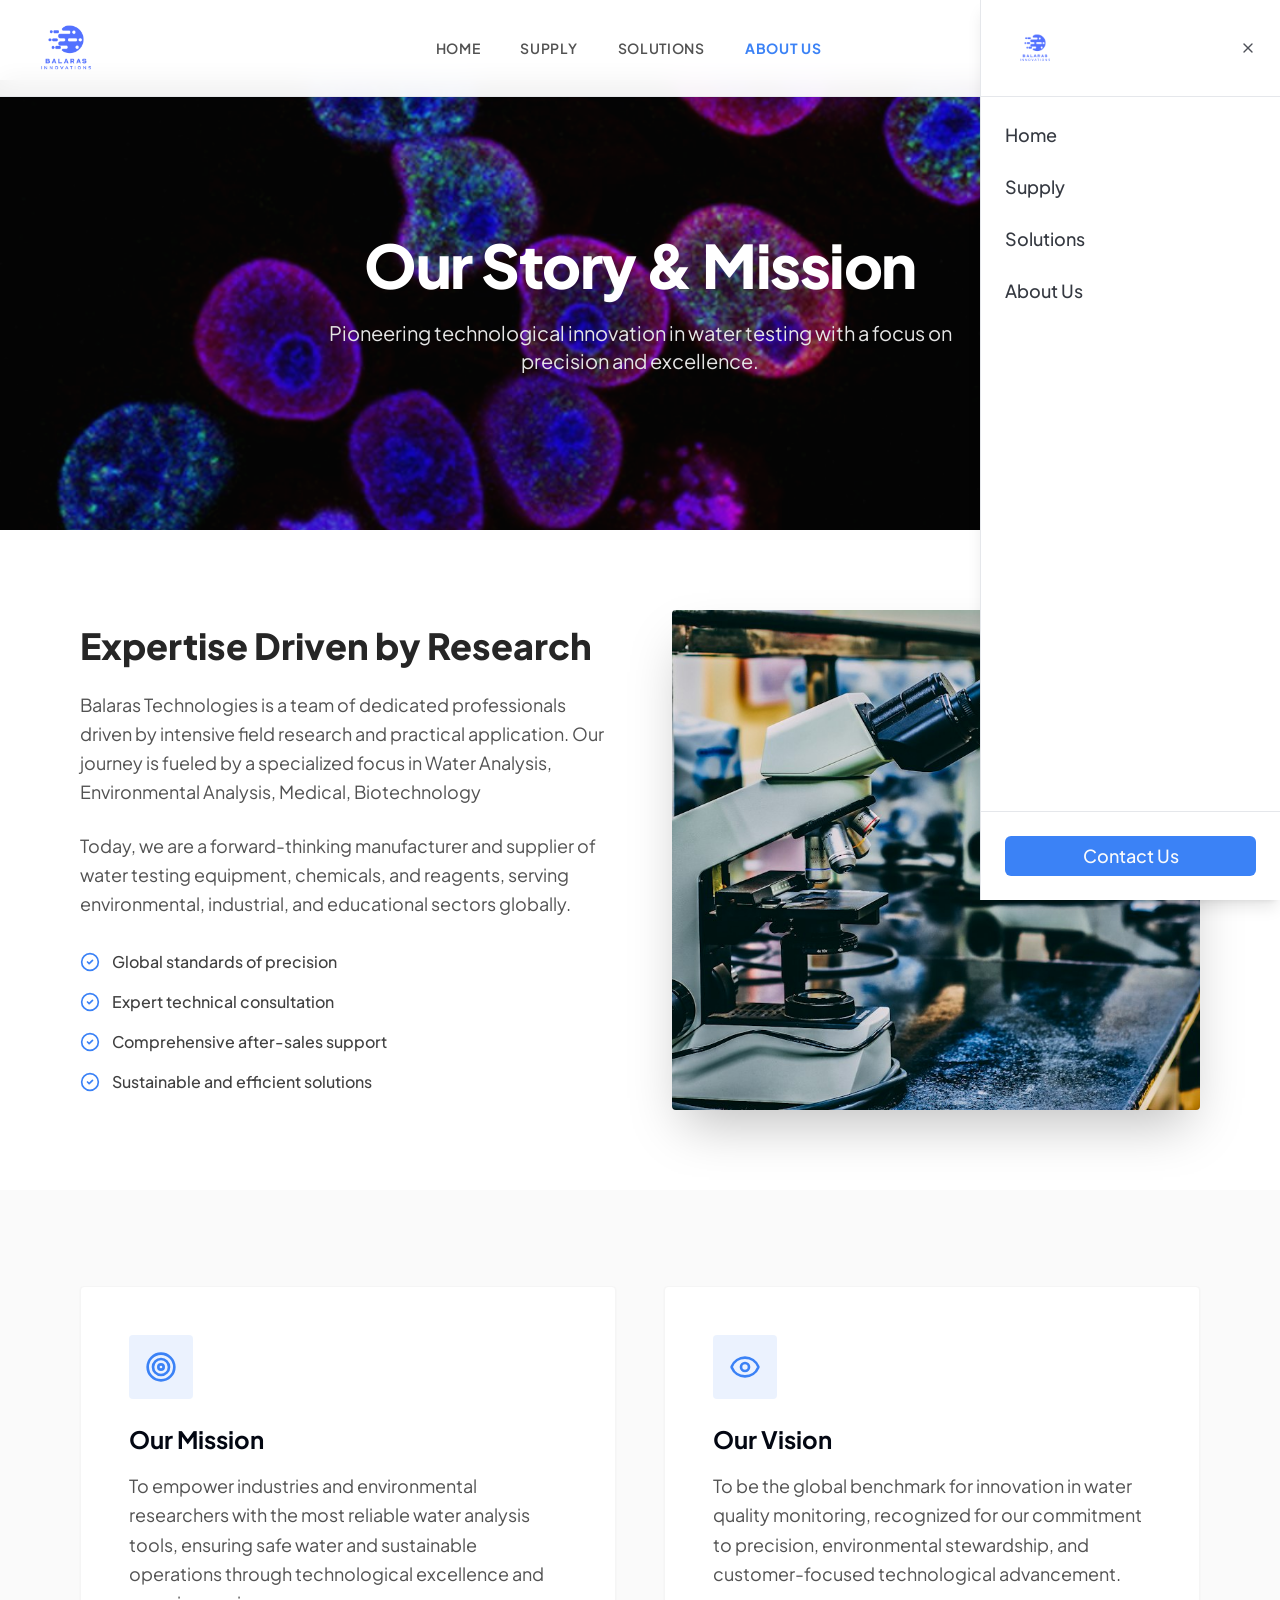
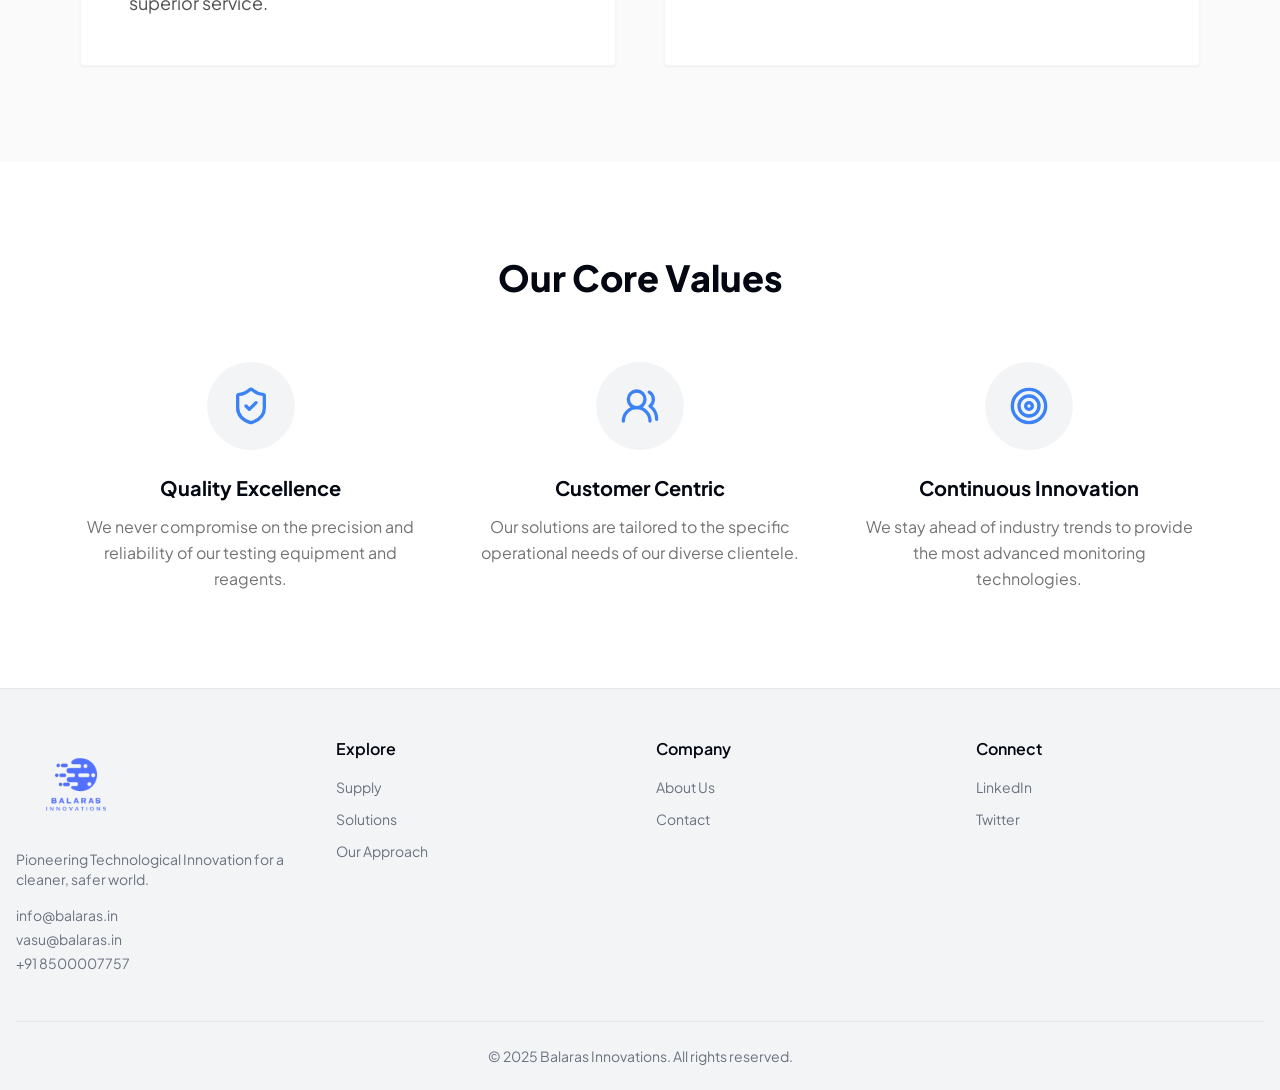
<file: about/index.html>
<!DOCTYPE html><!--MFM_m6q2CmvKFlhdtwxjk--><html lang="en" class="scroll-smooth"><head><meta charSet="utf-8"/><meta name="viewport" content="width=device-width, initial-scale=1"/><link rel="stylesheet" href="../styles.css"/><link rel="preconnect" href="https://fonts.googleapis.com"/><link rel="preconnect" href="https://fonts.gstatic.com" crossorigin=""/><title>Balaras Innovations | Water Testing Solutions</title><meta name="description" content="Manufacturer and supplier of high-quality water testing equipment, test kits, and reagents."/><link rel="icon" href="../assets/favicon.ico" type="image/x-icon" sizes="16x16"/><link href="https://fonts.googleapis.com/css2?family=Plus+Jakarta+Sans:wght@200..800&amp;display=swap" rel="stylesheet"/></head><body class="font-body antialiased" data-page="about"><div hidden=""><!--$--><!--/$--></div><div class="flex min-h-screen flex-col bg-background text-foreground"><header class="fixed top-0 z-50 w-full transition-all duration-300 bg-white/95 backdrop-blur-md border-b shadow-sm translate-y-0"><div class="container flex h-24 items-center justify-between max-w-screen-2xl px-4"><a class="flex items-center gap-2 group" href="../index.html"><img alt="Balaras Technologies Logo" width="420" height="100" decoding="async" data-nimg="1" class="h-20 w-auto object-contain" style="color:transparent" src="../assets/logo1.png"/></a><nav class="hidden md:flex items-center gap-10 text-sm font-semibold uppercase tracking-wider"><a class="transition-colors duration-200 text-neutral-600 hover:text-primary" href="../index.html">Home</a><a class="transition-colors duration-200 text-neutral-600 hover:text-primary" href="../supply.html">Supply</a><a class="transition-colors duration-200 text-neutral-600 hover:text-primary" href="../solutions.html">Solutions</a><a class="transition-colors duration-200 text-primary font-bold" href="../about.html">About Us</a></nav><div class="flex items-center gap-4"><a class="items-center justify-center gap-2 whitespace-nowrap text-sm font-medium ring-offset-background transition-colors focus-visible:outline-none focus-visible:ring-2 focus-visible:ring-ring focus-visible:ring-offset-2 disabled:pointer-events-none disabled:opacity-50 [&amp;_svg]:pointer-events-none [&amp;_svg]:size-4 [&amp;_svg]:shrink-0 h-10 py-2 hidden md:flex bg-primary hover:bg-primary/90 text-white rounded-sm px-6" href="../index.html#consultation">Contact Us</a><div class="md:hidden"><button class="inline-flex items-center justify-center gap-2 whitespace-nowrap rounded-md text-sm font-medium ring-offset-background transition-colors focus-visible:outline-none focus-visible:ring-2 focus-visible:ring-ring focus-visible:ring-offset-2 disabled:pointer-events-none disabled:opacity-50 [&amp;_svg]:pointer-events-none [&amp;_svg]:size-4 [&amp;_svg]:shrink-0 hover:bg-accent hover:text-accent-foreground h-10 w-10 text-neutral-800" type="button" aria-haspopup="dialog" aria-expanded="false" aria-controls="radix-_R_1ddb_" data-state="closed"><svg xmlns="http://www.w3.org/2000/svg" width="24" height="24" viewBox="0 0 24 24" fill="none" stroke="currentColor" stroke-width="2" stroke-linecap="round" stroke-linejoin="round" class="lucide lucide-menu h-6 w-6"><line x1="4" x2="20" y1="12" y2="12"></line><line x1="4" x2="20" y1="6" y2="6"></line><line x1="4" x2="20" y1="18" y2="18"></line></svg><span class="sr-only">Toggle Menu</span></button></div></div></div></header><main class="flex-1"><div class="pt-20"><section class="relative w-full h-[50vh] min-h-[400px] flex items-center justify-center bg-neutral-900"><img alt="Professional laboratory setting with water droplets and beakers, representing high-quality water testing." data-ai-hint="laboratory water" decoding="async" data-nimg="fill" class="object-cover opacity-80" style="position:absolute;height:100%;width:100%;left:0;top:0;right:0;bottom:0;color:transparent" sizes="100vw" src="../assets/hero.jpg"/><div class="relative container mx-auto px-4 text-center text-white"><h1 class="text-4xl md:text-6xl font-extrabold tracking-tight">Our Story &amp; Mission</h1><p class="mt-6 text-xl text-neutral-200 max-w-2xl mx-auto">Pioneering technological innovation in water testing with a focus on precision and excellence.</p></div></section><section class="py-20 bg-white"><div class="container mx-auto px-4 max-w-6xl"><div class="grid lg:grid-cols-2 gap-16 items-center"><div><h2 class="text-3xl md:text-4xl font-extrabold text-neutral-800 mb-6">Expertise Driven by Research</h2><p class="text-lg text-neutral-600 leading-relaxed mb-6">Balaras Technologies is a team of dedicated professionals driven by intensive field research and practical application. Our journey is fueled by a specialized focus in Water Analysis, Environmental Analysis, Medical, Biotechnology</p><p class="text-lg text-neutral-600 leading-relaxed mb-8">Today, we are a forward-thinking manufacturer and supplier of water testing equipment, chemicals, and reagents, serving environmental, industrial, and educational sectors globally.</p><ul class="space-y-4"><li class="flex items-center gap-3 text-neutral-700 font-medium"><svg xmlns="http://www.w3.org/2000/svg" width="24" height="24" viewBox="0 0 24 24" fill="none" stroke="currentColor" stroke-width="2" stroke-linecap="round" stroke-linejoin="round" class="lucide lucide-circle-check text-primary h-5 w-5"><circle cx="12" cy="12" r="10"></circle><path d="m9 12 2 2 4-4"></path></svg>Global standards of precision</li><li class="flex items-center gap-3 text-neutral-700 font-medium"><svg xmlns="http://www.w3.org/2000/svg" width="24" height="24" viewBox="0 0 24 24" fill="none" stroke="currentColor" stroke-width="2" stroke-linecap="round" stroke-linejoin="round" class="lucide lucide-circle-check text-primary h-5 w-5"><circle cx="12" cy="12" r="10"></circle><path d="m9 12 2 2 4-4"></path></svg>Expert technical consultation</li><li class="flex items-center gap-3 text-neutral-700 font-medium"><svg xmlns="http://www.w3.org/2000/svg" width="24" height="24" viewBox="0 0 24 24" fill="none" stroke="currentColor" stroke-width="2" stroke-linecap="round" stroke-linejoin="round" class="lucide lucide-circle-check text-primary h-5 w-5"><circle cx="12" cy="12" r="10"></circle><path d="m9 12 2 2 4-4"></path></svg>Comprehensive after-sales support</li><li class="flex items-center gap-3 text-neutral-700 font-medium"><svg xmlns="http://www.w3.org/2000/svg" width="24" height="24" viewBox="0 0 24 24" fill="none" stroke="currentColor" stroke-width="2" stroke-linecap="round" stroke-linejoin="round" class="lucide lucide-circle-check text-primary h-5 w-5"><circle cx="12" cy="12" r="10"></circle><path d="m9 12 2 2 4-4"></path></svg>Sustainable and efficient solutions</li></ul></div><div class="relative h-[500px] rounded-sm overflow-hidden shadow-2xl"><img alt="Advanced robotic water analysis system in a high-tech facility." data-ai-hint="water technology" loading="lazy" decoding="async" data-nimg="fill" class="object-cover" style="position:absolute;height:100%;width:100%;left:0;top:0;right:0;bottom:0;color:transparent" sizes="100vw" src="../assets/innovation.jpg"/></div></div></div></section><section class="py-24 bg-neutral-50"><div class="container mx-auto px-4 max-w-6xl"><div class="grid md:grid-cols-2 gap-12"><div class="bg-white p-12 rounded-sm shadow-sm border border-neutral-100"><div class="inline-flex p-4 bg-primary/10 rounded-sm mb-6"><svg xmlns="http://www.w3.org/2000/svg" width="24" height="24" viewBox="0 0 24 24" fill="none" stroke="currentColor" stroke-width="2" stroke-linecap="round" stroke-linejoin="round" class="lucide lucide-target h-8 w-8 text-primary"><circle cx="12" cy="12" r="10"></circle><circle cx="12" cy="12" r="6"></circle><circle cx="12" cy="12" r="2"></circle></svg></div><h3 class="text-2xl font-bold mb-4">Our Mission</h3><p class="text-neutral-600 text-lg leading-relaxed">To empower industries and environmental researchers with the most reliable water analysis tools, ensuring safe water and sustainable operations through technological excellence and superior service.</p></div><div class="bg-white p-12 rounded-sm shadow-sm border border-neutral-100"><div class="inline-flex p-4 bg-primary/10 rounded-sm mb-6"><svg xmlns="http://www.w3.org/2000/svg" width="24" height="24" viewBox="0 0 24 24" fill="none" stroke="currentColor" stroke-width="2" stroke-linecap="round" stroke-linejoin="round" class="lucide lucide-eye h-8 w-8 text-primary"><path d="M2.062 12.348a1 1 0 0 1 0-.696 10.75 10.75 0 0 1 19.876 0 1 1 0 0 1 0 .696 10.75 10.75 0 0 1-19.876 0"></path><circle cx="12" cy="12" r="3"></circle></svg></div><h3 class="text-2xl font-bold mb-4">Our Vision</h3><p class="text-neutral-600 text-lg leading-relaxed">To be the global benchmark for innovation in water quality monitoring, recognized for our commitment to precision, environmental stewardship, and customer-focused technological advancement.</p></div></div></div></section><section class="py-24 bg-white"><div class="container mx-auto px-4 max-w-6xl text-center"><h2 class="text-3xl md:text-4xl font-extrabold mb-16">Our Core Values</h2><div class="grid md:grid-cols-3 gap-12"><div class="flex flex-col items-center"><div class="mb-6 p-6 bg-secondary rounded-full"><svg xmlns="http://www.w3.org/2000/svg" width="24" height="24" viewBox="0 0 24 24" fill="none" stroke="currentColor" stroke-width="2" stroke-linecap="round" stroke-linejoin="round" class="lucide lucide-shield-check h-10 w-10 text-primary"><path d="M20 13c0 5-3.5 7.5-7.66 8.95a1 1 0 0 1-.67-.01C7.5 20.5 4 18 4 13V6a1 1 0 0 1 1-1c2 0 4.5-1.2 6.24-2.72a1.17 1.17 0 0 1 1.52 0C14.51 3.81 17 5 19 5a1 1 0 0 1 1 1z"></path><path d="m9 12 2 2 4-4"></path></svg></div><h4 class="text-xl font-bold mb-3">Quality Excellence</h4><p class="text-neutral-500 leading-relaxed">We never compromise on the precision and reliability of our testing equipment and reagents.</p></div><div class="flex flex-col items-center"><div class="mb-6 p-6 bg-secondary rounded-full"><svg xmlns="http://www.w3.org/2000/svg" width="24" height="24" viewBox="0 0 24 24" fill="none" stroke="currentColor" stroke-width="2" stroke-linecap="round" stroke-linejoin="round" class="lucide lucide-users-round h-10 w-10 text-primary"><path d="M18 21a8 8 0 0 0-16 0"></path><circle cx="10" cy="8" r="5"></circle><path d="M22 20c0-3.37-2-6.5-4-8a5 5 0 0 0-.45-8.3"></path></svg></div><h4 class="text-xl font-bold mb-3">Customer Centric</h4><p class="text-neutral-500 leading-relaxed">Our solutions are tailored to the specific operational needs of our diverse clientele.</p></div><div class="flex flex-col items-center"><div class="mb-6 p-6 bg-secondary rounded-full"><svg xmlns="http://www.w3.org/2000/svg" width="24" height="24" viewBox="0 0 24 24" fill="none" stroke="currentColor" stroke-width="2" stroke-linecap="round" stroke-linejoin="round" class="lucide lucide-target h-10 w-10 text-primary"><circle cx="12" cy="12" r="10"></circle><circle cx="12" cy="12" r="6"></circle><circle cx="12" cy="12" r="2"></circle></svg></div><h4 class="text-xl font-bold mb-3">Continuous Innovation</h4><p class="text-neutral-500 leading-relaxed">We stay ahead of industry trends to provide the most advanced monitoring technologies.</p></div></div></div></section></div><!--$--><!--/$--></main><footer class="bg-secondary border-t"><div class="container mx-auto max-w-screen-2xl px-4"><div class="grid grid-cols-1 md:grid-cols-4 gap-8 py-12"><div class="md:col-span-1"><div class="flex items-center mb-4"><a href="../index.html"><img alt="Balaras Technologies Logo" loading="lazy" width="480" height="140" decoding="async" data-nimg="1" class="h-24 w-auto object-contain" style="color:transparent" src="../assets/logo1.png"/></a></div><p class="text-sm text-muted-foreground">Pioneering Technological Innovation for a cleaner, safer world.</p><div class="mt-4 space-y-1 text-sm text-muted-foreground"><div><a class="hover:text-foreground" href="mailto:info@balaras.in">info@balaras.in</a></div><div><a class="hover:text-foreground" href="mailto:vasu@balaras.in">vasu@balaras.in</a></div><div><a class="hover:text-foreground" href="tel:+918500007757">+91 8500007757</a></div></div></div><div class="col-span-1 md:col-span-3 grid grid-cols-2 sm:grid-cols-3 gap-8"><div><h3 class="font-semibold text-foreground">Explore</h3><ul class="mt-4 space-y-3 text-sm"><li><a class="text-muted-foreground hover:text-foreground" href="../supply.html">Supply</a></li><li><a class="text-muted-foreground hover:text-foreground" href="../solutions.html">Solutions</a></li><li><a class="text-muted-foreground hover:text-foreground" href="../index.html#our-approach">Our Approach</a></li></ul></div><div><h3 class="font-semibold text-foreground">Company</h3><ul class="mt-4 space-y-3 text-sm"><li><a class="text-muted-foreground hover:text-foreground" href="../about.html">About Us</a></li><li><a class="text-muted-foreground hover:text-foreground" href="../index.html#consultation">Contact</a></li></ul></div><div><h3 class="font-semibold text-foreground">Connect</h3><ul class="mt-4 space-y-3 text-sm"><li><a class="text-muted-foreground hover:text-foreground" href="#">LinkedIn</a></li><li><a class="text-muted-foreground hover:text-foreground" href="#">Twitter</a></li></ul></div></div></div><div class="py-6 border-t"><p class="text-sm text-muted-foreground text-center">© <!-- -->2025<!-- --> Balaras Innovations. All rights reserved.</p></div></div></footer></div><div role="region" aria-label="Notifications (F8)" tabindex="-1" style="pointer-events:none"><ol tabindex="-1" class="fixed top-0 z-[100] flex max-h-screen w-full flex-col-reverse p-4 sm:bottom-0 sm:right-0 sm:top-auto sm:flex-col md:max-w-[420px]"></ol></div>
<div id="mobile-drawer-backdrop" class="fixed inset-0 z-50 bg-black/80 hidden opacity-0 transition-opacity duration-300"></div>
<div id="mobile-drawer" class="fixed z-50 inset-y-0 right-0 h-full w-[300px] border-l bg-background p-0 shadow-lg transition-transform duration-300 translate-x-full">
  <div class="flex h-full flex-col">
    <div class="flex items-center justify-between p-6 border-b">
      <a href="../index.html" class="flex items-center gap-2">
        <img src="../assets/logo1.png" alt="Balaras Technologies Logo" width="350" height="120" class="h-12 w-auto object-contain"/>
      </a>
      <button id="mobile-drawer-close" type="button" class="rounded-sm opacity-70 ring-offset-background transition-opacity hover:opacity-100 focus:outline-none focus:ring-2 focus:ring-ring focus:ring-offset-2">
        <svg xmlns="http://www.w3.org/2000/svg" width="24" height="24" viewBox="0 0 24 24" fill="none" stroke="currentColor" stroke-width="2" stroke-linecap="round" stroke-linejoin="round" class="h-4 w-4"><path d="M18 6 6 18"/><path d="m6 6 12 12"/></svg>
        <span class="sr-only">Close</span>
      </button>
    </div>
    <nav class="flex-grow p-6">
      <div class="flex flex-col space-y-6">
        <a href="../index.html" class="text-lg font-medium text-foreground/80 transition-colors hover:text-foreground">Home</a>
        <a href="../supply.html" class="text-lg font-medium text-foreground/80 transition-colors hover:text-foreground">Supply</a>
        <a href="../solutions.html" class="text-lg font-medium text-foreground/80 transition-colors hover:text-foreground">Solutions</a>
        <a href="../about.html" class="text-lg font-medium text-foreground/80 transition-colors hover:text-foreground">About Us</a>
      </div>
    </nav>
    <div class="border-t p-6">
      <a href="../index.html#consultation" class="inline-flex items-center justify-center gap-2 whitespace-nowrap rounded-md font-medium ring-offset-background transition-colors bg-primary text-primary-foreground hover:bg-primary/90 h-10 px-4 py-2 w-full text-lg">Contact Us</a>
    </div>
  </div>
</div>
<script src="../app.js"></script></body></html>
</file>
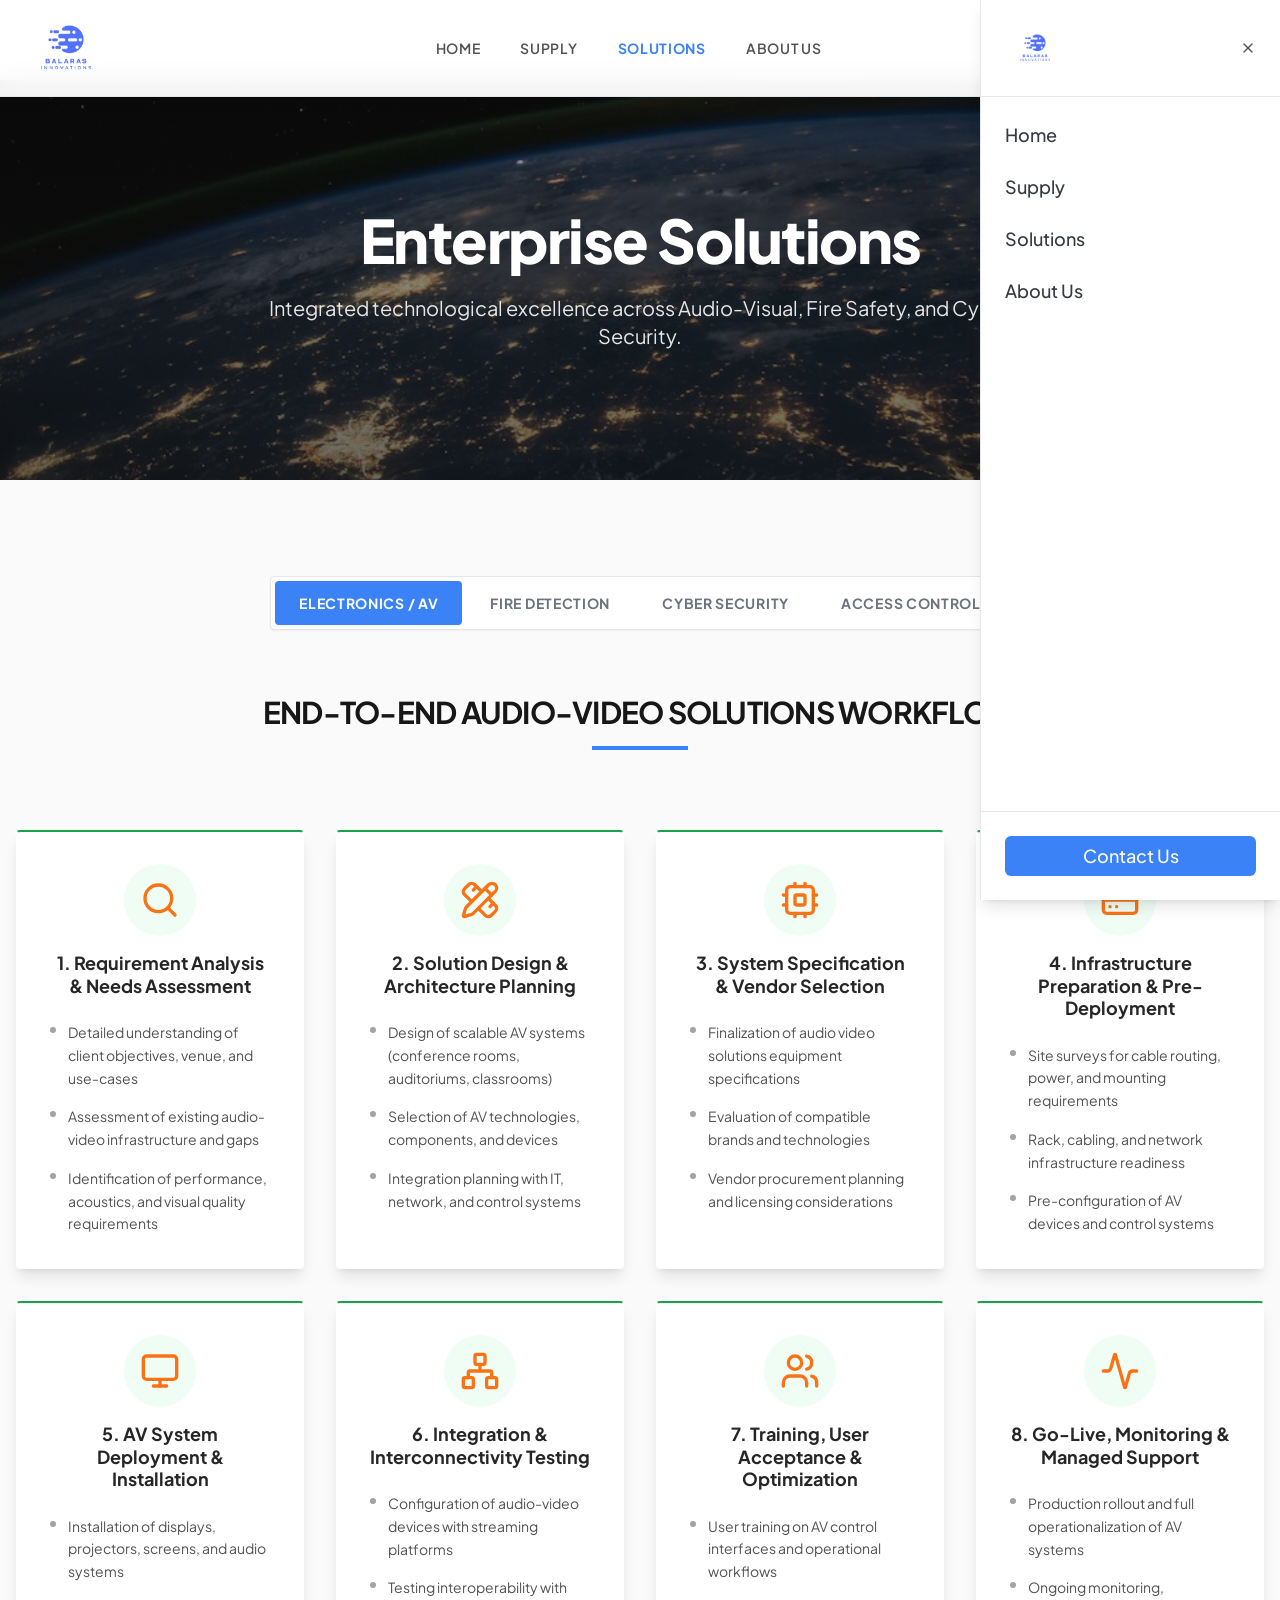
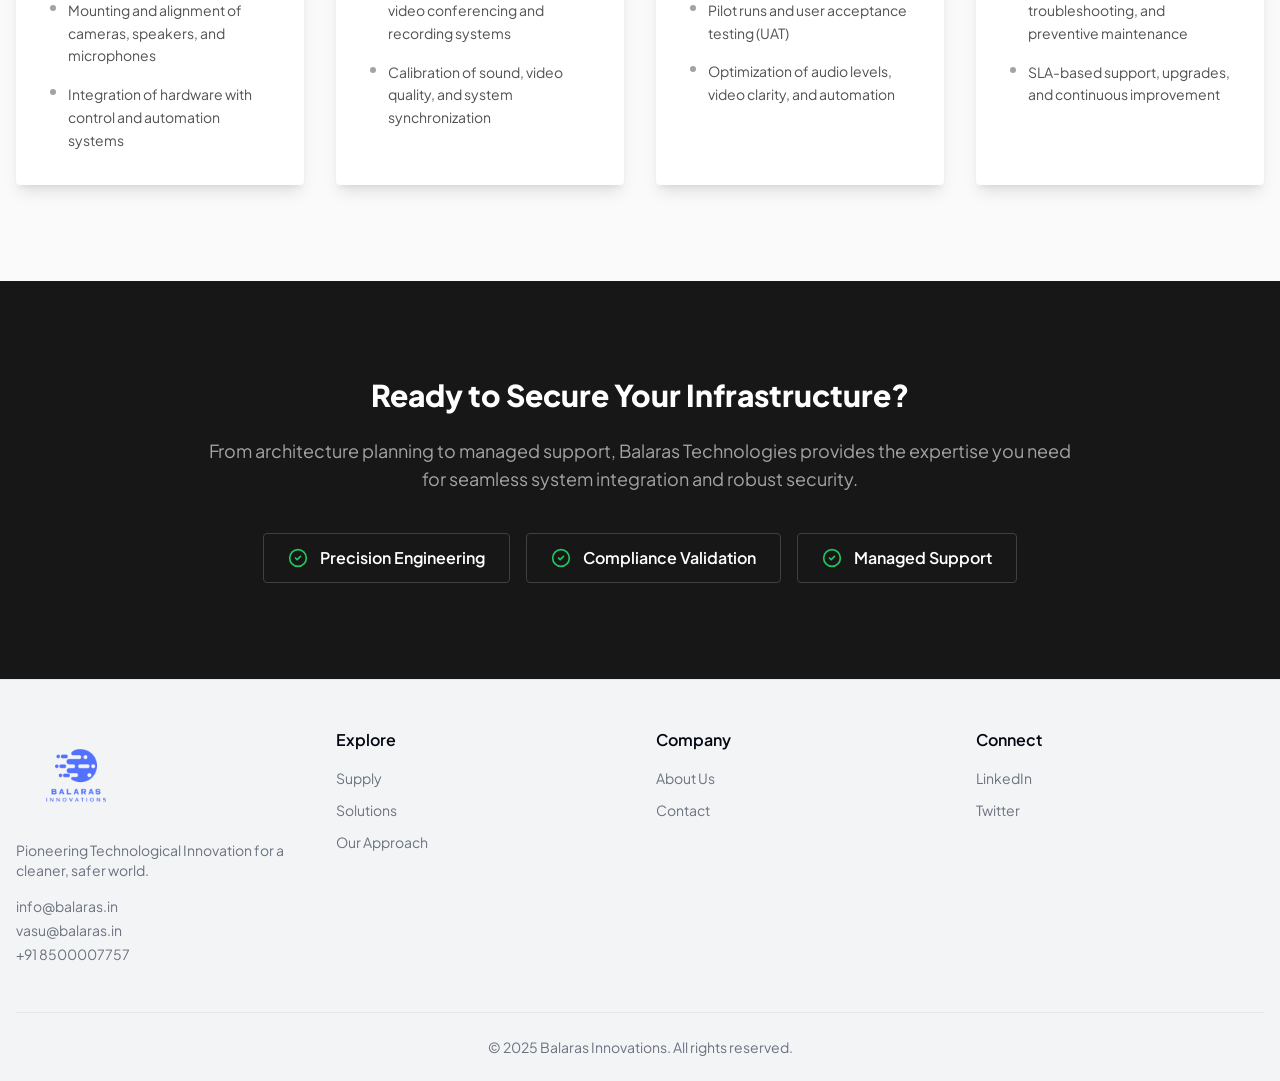
<file: solutions/index.html>
<!DOCTYPE html><!--MFM_m6q2CmvKFlhdtwxjk--><html lang="en" class="scroll-smooth"><head><meta charSet="utf-8"/><meta name="viewport" content="width=device-width, initial-scale=1"/><link rel="stylesheet" href="../styles.css"/><link rel="preconnect" href="https://fonts.googleapis.com"/><link rel="preconnect" href="https://fonts.gstatic.com" crossorigin=""/><title>Balaras Innovations | Water Testing Solutions</title><meta name="description" content="Manufacturer and supplier of high-quality water testing equipment, test kits, and reagents."/><link rel="icon" href="../assets/favicon.ico" type="image/x-icon" sizes="16x16"/><link href="https://fonts.googleapis.com/css2?family=Plus+Jakarta+Sans:wght@200..800&amp;display=swap" rel="stylesheet"/></head><body class="font-body antialiased" data-page="solutions"><div hidden=""><!--$--><!--/$--></div><div class="flex min-h-screen flex-col bg-background text-foreground"><header class="fixed top-0 z-50 w-full transition-all duration-300 bg-white/95 backdrop-blur-md border-b shadow-sm translate-y-0"><div class="container flex h-24 items-center justify-between max-w-screen-2xl px-4"><a class="flex items-center gap-2 group" href="../index.html"><img alt="Balaras Technologies Logo" width="420" height="100" decoding="async" data-nimg="1" class="h-20 w-auto object-contain" style="color:transparent" src="../assets/logo1.png"/></a><nav class="hidden md:flex items-center gap-10 text-sm font-semibold uppercase tracking-wider"><a class="transition-colors duration-200 text-neutral-600 hover:text-primary" href="../index.html">Home</a><a class="transition-colors duration-200 text-neutral-600 hover:text-primary" href="../supply.html">Supply</a><a class="transition-colors duration-200 text-primary font-bold" href="../solutions.html">Solutions</a><a class="transition-colors duration-200 text-neutral-600 hover:text-primary" href="../about.html">About Us</a></nav><div class="flex items-center gap-4"><a class="items-center justify-center gap-2 whitespace-nowrap text-sm font-medium ring-offset-background transition-colors focus-visible:outline-none focus-visible:ring-2 focus-visible:ring-ring focus-visible:ring-offset-2 disabled:pointer-events-none disabled:opacity-50 [&amp;_svg]:pointer-events-none [&amp;_svg]:size-4 [&amp;_svg]:shrink-0 h-10 py-2 hidden md:flex bg-primary hover:bg-primary/90 text-white rounded-sm px-6" href="../index.html#consultation">Contact Us</a><div class="md:hidden"><button class="inline-flex items-center justify-center gap-2 whitespace-nowrap rounded-md text-sm font-medium ring-offset-background transition-colors focus-visible:outline-none focus-visible:ring-2 focus-visible:ring-ring focus-visible:ring-offset-2 disabled:pointer-events-none disabled:opacity-50 [&amp;_svg]:pointer-events-none [&amp;_svg]:size-4 [&amp;_svg]:shrink-0 hover:bg-accent hover:text-accent-foreground h-10 w-10 text-neutral-800" type="button" aria-haspopup="dialog" aria-expanded="false" aria-controls="radix-_R_1ddb_" data-state="closed"><svg xmlns="http://www.w3.org/2000/svg" width="24" height="24" viewBox="0 0 24 24" fill="none" stroke="currentColor" stroke-width="2" stroke-linecap="round" stroke-linejoin="round" class="lucide lucide-menu h-6 w-6"><line x1="4" x2="20" y1="12" y2="12"></line><line x1="4" x2="20" y1="6" y2="6"></line><line x1="4" x2="20" y1="18" y2="18"></line></svg><span class="sr-only">Toggle Menu</span></button></div></div></div></header><main class="flex-1"><div class="pt-20 bg-neutral-50 min-h-screen"><section class="relative w-full h-[40vh] min-h-[400px] flex items-center justify-center bg-neutral-900 overflow-hidden"><img alt="High-tech digital network and data infrastructure representing integrated enterprise solutions." data-ai-hint="digital network" decoding="async" data-nimg="fill" class="object-cover opacity-60 scale-105" style="position:absolute;height:100%;width:100%;left:0;top:0;right:0;bottom:0;color:transparent" sizes="100vw" src="../assets/solutions-hero.jpg"/><div class="relative container mx-auto px-4 text-center text-white z-10"><h1 class="text-4xl md:text-6xl font-extrabold tracking-tight animate-hero-text-1">Enterprise Solutions</h1><p class="mt-6 text-xl text-neutral-200 max-w-3xl mx-auto animate-hero-text-2">Integrated technological excellence across Audio-Visual, Fire Safety, and Cyber Security.</p></div><div class="absolute inset-0 bg-gradient-to-b from-transparent to-neutral-900/40"></div></section><section class="py-16 sm:py-24"><div class="container mx-auto px-4 max-w-screen-2xl"><div dir="ltr" data-orientation="horizontal" class="w-full"><div class="flex justify-center mb-16"><div role="tablist" aria-orientation="horizontal" class="items-center text-muted-foreground bg-white border p-1 rounded-sm shadow-sm h-auto flex flex-wrap justify-center gap-1" tabindex="-1" data-orientation="horizontal" style="outline:none"><button type="button" role="tab" aria-selected="true" aria-controls="radix-_R_2av5udb_-content-electronics" data-state="active" id="radix-_R_2av5udb_-trigger-electronics" class="inline-flex items-center justify-center whitespace-nowrap ring-offset-background transition-all focus-visible:outline-none focus-visible:ring-2 focus-visible:ring-ring focus-visible:ring-offset-2 disabled:pointer-events-none disabled:opacity-50 data-[state=active]:shadow-sm px-6 py-3 data-[state=active]:bg-primary data-[state=active]:text-white font-bold uppercase tracking-wider text-xs sm:text-sm rounded-sm" tabindex="-1" data-orientation="horizontal" data-radix-collection-item="">Electronics / AV</button><button type="button" role="tab" aria-selected="false" aria-controls="radix-_R_2av5udb_-content-fire" data-state="inactive" id="radix-_R_2av5udb_-trigger-fire" class="inline-flex items-center justify-center whitespace-nowrap ring-offset-background transition-all focus-visible:outline-none focus-visible:ring-2 focus-visible:ring-ring focus-visible:ring-offset-2 disabled:pointer-events-none disabled:opacity-50 data-[state=active]:shadow-sm px-6 py-3 data-[state=active]:bg-primary data-[state=active]:text-white font-bold uppercase tracking-wider text-xs sm:text-sm rounded-sm" tabindex="-1" data-orientation="horizontal" data-radix-collection-item="">Fire Detection</button><button type="button" role="tab" aria-selected="false" aria-controls="radix-_R_2av5udb_-content-cyber" data-state="inactive" id="radix-_R_2av5udb_-trigger-cyber" class="inline-flex items-center justify-center whitespace-nowrap ring-offset-background transition-all focus-visible:outline-none focus-visible:ring-2 focus-visible:ring-ring focus-visible:ring-offset-2 disabled:pointer-events-none disabled:opacity-50 data-[state=active]:shadow-sm px-6 py-3 data-[state=active]:bg-primary data-[state=active]:text-white font-bold uppercase tracking-wider text-xs sm:text-sm rounded-sm" tabindex="-1" data-orientation="horizontal" data-radix-collection-item="">Cyber Security</button><button type="button" role="tab" aria-selected="false" aria-controls="radix-_R_2av5udb_-content-access" data-state="inactive" id="radix-_R_2av5udb_-trigger-access" class="inline-flex items-center justify-center whitespace-nowrap ring-offset-background transition-all focus-visible:outline-none focus-visible:ring-2 focus-visible:ring-ring focus-visible:ring-offset-2 disabled:pointer-events-none disabled:opacity-50 data-[state=active]:shadow-sm px-6 py-3 data-[state=active]:bg-primary data-[state=active]:text-white font-bold uppercase tracking-wider text-xs sm:text-sm rounded-sm" tabindex="-1" data-orientation="horizontal" data-radix-collection-item="">Access Control</button></div></div><div data-state="active" data-orientation="horizontal" role="tabpanel" aria-labelledby="radix-_R_2av5udb_-trigger-electronics" id="radix-_R_2av5udb_-content-electronics" tabindex="0" class="mt-2 ring-offset-background focus-visible:outline-none focus-visible:ring-2 focus-visible:ring-ring focus-visible:ring-offset-2 animate-in fade-in duration-500" style="animation-duration:0s"><div class="text-center max-w-4xl mx-auto mb-20"><h2 class="text-2xl md:text-3xl font-bold tracking-tight text-neutral-900 uppercase">End-to-End Audio-Video Solutions Workflow</h2><div class="mt-4 h-1 w-24 bg-primary mx-auto"></div></div><div class="grid md:grid-cols-2 lg:grid-cols-4 gap-8"><div class="bg-white p-8 rounded-sm border-2 border-transparent border-t-green-600 shadow-lg hover:shadow-xl transition-all duration-300 group"><div class="flex flex-col items-center text-center mb-6"><div class="mb-4 p-4 bg-green-50 rounded-full group-hover:bg-green-100 transition-colors"><svg xmlns="http://www.w3.org/2000/svg" width="24" height="24" viewBox="0 0 24 24" fill="none" stroke="currentColor" stroke-width="2" stroke-linecap="round" stroke-linejoin="round" class="lucide lucide-search h-10 w-10 text-orange-500"><circle cx="11" cy="11" r="8"></circle><path d="m21 21-4.3-4.3"></path></svg></div><h3 class="text-lg font-bold text-neutral-800 leading-tight">1<!-- -->. <!-- -->Requirement Analysis &amp; Needs Assessment</h3></div><ul class="space-y-4"><li class="flex items-start gap-3 text-sm text-neutral-600 leading-relaxed"><div class="mt-1.5 h-1.5 w-1.5 rounded-full bg-neutral-400 shrink-0"></div><span>Detailed understanding of client objectives, venue, and use-cases</span></li><li class="flex items-start gap-3 text-sm text-neutral-600 leading-relaxed"><div class="mt-1.5 h-1.5 w-1.5 rounded-full bg-neutral-400 shrink-0"></div><span>Assessment of existing audio-video infrastructure and gaps</span></li><li class="flex items-start gap-3 text-sm text-neutral-600 leading-relaxed"><div class="mt-1.5 h-1.5 w-1.5 rounded-full bg-neutral-400 shrink-0"></div><span>Identification of performance, acoustics, and visual quality requirements</span></li></ul></div><div class="bg-white p-8 rounded-sm border-2 border-transparent border-t-green-600 shadow-lg hover:shadow-xl transition-all duration-300 group"><div class="flex flex-col items-center text-center mb-6"><div class="mb-4 p-4 bg-green-50 rounded-full group-hover:bg-green-100 transition-colors"><svg xmlns="http://www.w3.org/2000/svg" width="24" height="24" viewBox="0 0 24 24" fill="none" stroke="currentColor" stroke-width="2" stroke-linecap="round" stroke-linejoin="round" class="lucide lucide-pencil-ruler h-10 w-10 text-orange-500"><path d="M13 7 8.7 2.7a2.41 2.41 0 0 0-3.4 0L2.7 5.3a2.41 2.41 0 0 0 0 3.4L7 13"></path><path d="m8 6 2-2"></path><path d="m18 16 2-2"></path><path d="m17 11 4.3 4.3c.94.94.94 2.46 0 3.4l-2.6 2.6c-.94.94-2.46.94-3.4 0L11 17"></path><path d="M21.174 6.812a1 1 0 0 0-3.986-3.987L3.842 16.174a2 2 0 0 0-.5.83l-1.321 4.352a.5.5 0 0 0 .623.622l4.353-1.32a2 2 0 0 0 .83-.497z"></path><path d="m15 5 4 4"></path></svg></div><h3 class="text-lg font-bold text-neutral-800 leading-tight">2<!-- -->. <!-- -->Solution Design &amp; Architecture Planning</h3></div><ul class="space-y-4"><li class="flex items-start gap-3 text-sm text-neutral-600 leading-relaxed"><div class="mt-1.5 h-1.5 w-1.5 rounded-full bg-neutral-400 shrink-0"></div><span>Design of scalable AV systems (conference rooms, auditoriums, classrooms)</span></li><li class="flex items-start gap-3 text-sm text-neutral-600 leading-relaxed"><div class="mt-1.5 h-1.5 w-1.5 rounded-full bg-neutral-400 shrink-0"></div><span>Selection of AV technologies, components, and devices</span></li><li class="flex items-start gap-3 text-sm text-neutral-600 leading-relaxed"><div class="mt-1.5 h-1.5 w-1.5 rounded-full bg-neutral-400 shrink-0"></div><span>Integration planning with IT, network, and control systems</span></li></ul></div><div class="bg-white p-8 rounded-sm border-2 border-transparent border-t-green-600 shadow-lg hover:shadow-xl transition-all duration-300 group"><div class="flex flex-col items-center text-center mb-6"><div class="mb-4 p-4 bg-green-50 rounded-full group-hover:bg-green-100 transition-colors"><svg xmlns="http://www.w3.org/2000/svg" width="24" height="24" viewBox="0 0 24 24" fill="none" stroke="currentColor" stroke-width="2" stroke-linecap="round" stroke-linejoin="round" class="lucide lucide-cpu h-10 w-10 text-orange-500"><rect width="16" height="16" x="4" y="4" rx="2"></rect><rect width="6" height="6" x="9" y="9" rx="1"></rect><path d="M15 2v2"></path><path d="M15 20v2"></path><path d="M2 15h2"></path><path d="M2 9h2"></path><path d="M20 15h2"></path><path d="M20 9h2"></path><path d="M9 2v2"></path><path d="M9 20v2"></path></svg></div><h3 class="text-lg font-bold text-neutral-800 leading-tight">3<!-- -->. <!-- -->System Specification &amp; Vendor Selection</h3></div><ul class="space-y-4"><li class="flex items-start gap-3 text-sm text-neutral-600 leading-relaxed"><div class="mt-1.5 h-1.5 w-1.5 rounded-full bg-neutral-400 shrink-0"></div><span>Finalization of audio video solutions equipment specifications</span></li><li class="flex items-start gap-3 text-sm text-neutral-600 leading-relaxed"><div class="mt-1.5 h-1.5 w-1.5 rounded-full bg-neutral-400 shrink-0"></div><span>Evaluation of compatible brands and technologies</span></li><li class="flex items-start gap-3 text-sm text-neutral-600 leading-relaxed"><div class="mt-1.5 h-1.5 w-1.5 rounded-full bg-neutral-400 shrink-0"></div><span>Vendor procurement planning and licensing considerations</span></li></ul></div><div class="bg-white p-8 rounded-sm border-2 border-transparent border-t-green-600 shadow-lg hover:shadow-xl transition-all duration-300 group"><div class="flex flex-col items-center text-center mb-6"><div class="mb-4 p-4 bg-green-50 rounded-full group-hover:bg-green-100 transition-colors"><svg xmlns="http://www.w3.org/2000/svg" width="24" height="24" viewBox="0 0 24 24" fill="none" stroke="currentColor" stroke-width="2" stroke-linecap="round" stroke-linejoin="round" class="lucide lucide-hard-drive h-10 w-10 text-orange-500"><line x1="22" x2="2" y1="12" y2="12"></line><path d="M5.45 5.11 2 12v6a2 2 0 0 0 2 2h16a2 2 0 0 0 2-2v-6l-3.45-6.89A2 2 0 0 0 16.76 4H7.24a2 2 0 0 0-1.79 1.11z"></path><line x1="6" x2="6.01" y1="16" y2="16"></line><line x1="10" x2="10.01" y1="16" y2="16"></line></svg></div><h3 class="text-lg font-bold text-neutral-800 leading-tight">4<!-- -->. <!-- -->Infrastructure Preparation &amp; Pre-Deployment</h3></div><ul class="space-y-4"><li class="flex items-start gap-3 text-sm text-neutral-600 leading-relaxed"><div class="mt-1.5 h-1.5 w-1.5 rounded-full bg-neutral-400 shrink-0"></div><span>Site surveys for cable routing, power, and mounting requirements</span></li><li class="flex items-start gap-3 text-sm text-neutral-600 leading-relaxed"><div class="mt-1.5 h-1.5 w-1.5 rounded-full bg-neutral-400 shrink-0"></div><span>Rack, cabling, and network infrastructure readiness</span></li><li class="flex items-start gap-3 text-sm text-neutral-600 leading-relaxed"><div class="mt-1.5 h-1.5 w-1.5 rounded-full bg-neutral-400 shrink-0"></div><span>Pre-configuration of AV devices and control systems</span></li></ul></div><div class="bg-white p-8 rounded-sm border-2 border-transparent border-t-green-600 shadow-lg hover:shadow-xl transition-all duration-300 group"><div class="flex flex-col items-center text-center mb-6"><div class="mb-4 p-4 bg-green-50 rounded-full group-hover:bg-green-100 transition-colors"><svg xmlns="http://www.w3.org/2000/svg" width="24" height="24" viewBox="0 0 24 24" fill="none" stroke="currentColor" stroke-width="2" stroke-linecap="round" stroke-linejoin="round" class="lucide lucide-monitor h-10 w-10 text-orange-500"><rect width="20" height="14" x="2" y="3" rx="2"></rect><line x1="8" x2="16" y1="21" y2="21"></line><line x1="12" x2="12" y1="17" y2="21"></line></svg></div><h3 class="text-lg font-bold text-neutral-800 leading-tight">5<!-- -->. <!-- -->AV System Deployment &amp; Installation</h3></div><ul class="space-y-4"><li class="flex items-start gap-3 text-sm text-neutral-600 leading-relaxed"><div class="mt-1.5 h-1.5 w-1.5 rounded-full bg-neutral-400 shrink-0"></div><span>Installation of displays, projectors, screens, and audio systems</span></li><li class="flex items-start gap-3 text-sm text-neutral-600 leading-relaxed"><div class="mt-1.5 h-1.5 w-1.5 rounded-full bg-neutral-400 shrink-0"></div><span>Mounting and alignment of cameras, speakers, and microphones</span></li><li class="flex items-start gap-3 text-sm text-neutral-600 leading-relaxed"><div class="mt-1.5 h-1.5 w-1.5 rounded-full bg-neutral-400 shrink-0"></div><span>Integration of hardware with control and automation systems</span></li></ul></div><div class="bg-white p-8 rounded-sm border-2 border-transparent border-t-green-600 shadow-lg hover:shadow-xl transition-all duration-300 group"><div class="flex flex-col items-center text-center mb-6"><div class="mb-4 p-4 bg-green-50 rounded-full group-hover:bg-green-100 transition-colors"><svg xmlns="http://www.w3.org/2000/svg" width="24" height="24" viewBox="0 0 24 24" fill="none" stroke="currentColor" stroke-width="2" stroke-linecap="round" stroke-linejoin="round" class="lucide lucide-network h-10 w-10 text-orange-500"><rect x="16" y="16" width="6" height="6" rx="1"></rect><rect x="2" y="16" width="6" height="6" rx="1"></rect><rect x="9" y="2" width="6" height="6" rx="1"></rect><path d="M5 16v-3a1 1 0 0 1 1-1h12a1 1 0 0 1 1 1v3"></path><path d="M12 12V8"></path></svg></div><h3 class="text-lg font-bold text-neutral-800 leading-tight">6<!-- -->. <!-- -->Integration &amp; Interconnectivity Testing</h3></div><ul class="space-y-4"><li class="flex items-start gap-3 text-sm text-neutral-600 leading-relaxed"><div class="mt-1.5 h-1.5 w-1.5 rounded-full bg-neutral-400 shrink-0"></div><span>Configuration of audio-video devices with streaming platforms</span></li><li class="flex items-start gap-3 text-sm text-neutral-600 leading-relaxed"><div class="mt-1.5 h-1.5 w-1.5 rounded-full bg-neutral-400 shrink-0"></div><span>Testing interoperability with video conferencing and recording systems</span></li><li class="flex items-start gap-3 text-sm text-neutral-600 leading-relaxed"><div class="mt-1.5 h-1.5 w-1.5 rounded-full bg-neutral-400 shrink-0"></div><span>Calibration of sound, video quality, and system synchronization</span></li></ul></div><div class="bg-white p-8 rounded-sm border-2 border-transparent border-t-green-600 shadow-lg hover:shadow-xl transition-all duration-300 group"><div class="flex flex-col items-center text-center mb-6"><div class="mb-4 p-4 bg-green-50 rounded-full group-hover:bg-green-100 transition-colors"><svg xmlns="http://www.w3.org/2000/svg" width="24" height="24" viewBox="0 0 24 24" fill="none" stroke="currentColor" stroke-width="2" stroke-linecap="round" stroke-linejoin="round" class="lucide lucide-users h-10 w-10 text-orange-500"><path d="M16 21v-2a4 4 0 0 0-4-4H6a4 4 0 0 0-4 4v2"></path><circle cx="9" cy="7" r="4"></circle><path d="M22 21v-2a4 4 0 0 0-3-3.87"></path><path d="M16 3.13a4 4 0 0 1 0 7.75"></path></svg></div><h3 class="text-lg font-bold text-neutral-800 leading-tight">7<!-- -->. <!-- -->Training, User Acceptance &amp; Optimization</h3></div><ul class="space-y-4"><li class="flex items-start gap-3 text-sm text-neutral-600 leading-relaxed"><div class="mt-1.5 h-1.5 w-1.5 rounded-full bg-neutral-400 shrink-0"></div><span>User training on AV control interfaces and operational workflows</span></li><li class="flex items-start gap-3 text-sm text-neutral-600 leading-relaxed"><div class="mt-1.5 h-1.5 w-1.5 rounded-full bg-neutral-400 shrink-0"></div><span>Pilot runs and user acceptance testing (UAT)</span></li><li class="flex items-start gap-3 text-sm text-neutral-600 leading-relaxed"><div class="mt-1.5 h-1.5 w-1.5 rounded-full bg-neutral-400 shrink-0"></div><span>Optimization of audio levels, video clarity, and automation</span></li></ul></div><div class="bg-white p-8 rounded-sm border-2 border-transparent border-t-green-600 shadow-lg hover:shadow-xl transition-all duration-300 group"><div class="flex flex-col items-center text-center mb-6"><div class="mb-4 p-4 bg-green-50 rounded-full group-hover:bg-green-100 transition-colors"><svg xmlns="http://www.w3.org/2000/svg" width="24" height="24" viewBox="0 0 24 24" fill="none" stroke="currentColor" stroke-width="2" stroke-linecap="round" stroke-linejoin="round" class="lucide lucide-activity h-10 w-10 text-orange-500"><path d="M22 12h-2.48a2 2 0 0 0-1.93 1.46l-2.35 8.36a.25.25 0 0 1-.48 0L9.24 2.18a.25.25 0 0 0-.48 0l-2.35 8.36A2 2 0 0 1 4.49 12H2"></path></svg></div><h3 class="text-lg font-bold text-neutral-800 leading-tight">8<!-- -->. <!-- -->Go-Live, Monitoring &amp; Managed Support</h3></div><ul class="space-y-4"><li class="flex items-start gap-3 text-sm text-neutral-600 leading-relaxed"><div class="mt-1.5 h-1.5 w-1.5 rounded-full bg-neutral-400 shrink-0"></div><span>Production rollout and full operationalization of AV systems</span></li><li class="flex items-start gap-3 text-sm text-neutral-600 leading-relaxed"><div class="mt-1.5 h-1.5 w-1.5 rounded-full bg-neutral-400 shrink-0"></div><span>Ongoing monitoring, troubleshooting, and preventive maintenance</span></li><li class="flex items-start gap-3 text-sm text-neutral-600 leading-relaxed"><div class="mt-1.5 h-1.5 w-1.5 rounded-full bg-neutral-400 shrink-0"></div><span>SLA-based support, upgrades, and continuous improvement</span></li></ul></div></div></div><div data-state="inactive" data-orientation="horizontal" role="tabpanel" aria-labelledby="radix-_R_2av5udb_-trigger-fire" hidden="" id="radix-_R_2av5udb_-content-fire" tabindex="0" class="mt-2 ring-offset-background focus-visible:outline-none focus-visible:ring-2 focus-visible:ring-ring focus-visible:ring-offset-2 animate-in fade-in duration-500"><div class="text-center max-w-4xl mx-auto mb-16"><div class="flex items-center justify-center gap-3 mb-4"><svg xmlns="http://www.w3.org/2000/svg" width="24" height="24" viewBox="0 0 24 24" fill="none" stroke="currentColor" stroke-width="2" stroke-linecap="round" stroke-linejoin="round" class="lucide lucide-flame h-8 w-8 text-red-600"><path d="M8.5 14.5A2.5 2.5 0 0 0 11 12c0-1.38-.5-2-1-3-1.072-2.143-.224-4.054 2-6 .5 2.5 2 4.9 4 6.5 2 1.6 3 3.5 3 5.5a7 7 0 1 1-14 0c0-1.153.433-2.294 1-3a2.5 2.5 0 0 0 2.5 2.5z"></path></svg><h2 class="text-3xl md:text-4xl font-extrabold tracking-tight text-neutral-900">Electronics / Fire Detection</h2></div><div class="flex items-center gap-4 max-w-md mx-auto"><div class="h-px flex-1 bg-green-600"></div><span class="text-sm font-bold text-green-600 uppercase tracking-widest">What We Offer</span><div class="h-px flex-1 bg-green-600"></div></div></div><div class="grid md:grid-cols-2 lg:grid-cols-3 gap-0 border border-neutral-100 shadow-2xl rounded-sm overflow-hidden"><div class="p-8 lg:p-12 transition-all duration-300 hover:brightness-95 bg-emerald-50 border-emerald-200 border-b border-r"><div class="flex items-center gap-4 mb-6"><div class="p-3 bg-white/60 rounded-sm"><svg xmlns="http://www.w3.org/2000/svg" width="24" height="24" viewBox="0 0 24 24" fill="none" stroke="currentColor" stroke-width="2" stroke-linecap="round" stroke-linejoin="round" class="lucide lucide-shield-check h-6 w-6 text-neutral-800"><path d="M20 13c0 5-3.5 7.5-7.66 8.95a1 1 0 0 1-.67-.01C7.5 20.5 4 18 4 13V6a1 1 0 0 1 1-1c2 0 4.5-1.2 6.24-2.72a1.17 1.17 0 0 1 1.52 0C14.51 3.81 17 5 19 5a1 1 0 0 1 1 1z"></path><path d="m9 12 2 2 4-4"></path></svg></div><h3 class="text-lg font-bold text-neutral-900 leading-snug">Fire Safety Risk Assessment &amp; Site Survey</h3></div><ul class="space-y-4"><li class="flex items-start gap-3 text-sm text-neutral-700 leading-relaxed"><div class="mt-1.5 h-1.5 w-1.5 rounded-full bg-neutral-400 shrink-0"></div><span>Evaluate building layout, occupancy type, and fire risk zones</span></li><li class="flex items-start gap-3 text-sm text-neutral-700 leading-relaxed"><div class="mt-1.5 h-1.5 w-1.5 rounded-full bg-neutral-400 shrink-0"></div><span>Assess compliance requirements as per NBC, NFPA, and local fire norms</span></li></ul></div><div class="p-8 lg:p-12 transition-all duration-300 hover:brightness-95 bg-blue-50 border-blue-200 border-b border-r"><div class="flex items-center gap-4 mb-6"><div class="p-3 bg-white/60 rounded-sm"><svg xmlns="http://www.w3.org/2000/svg" width="24" height="24" viewBox="0 0 24 24" fill="none" stroke="currentColor" stroke-width="2" stroke-linecap="round" stroke-linejoin="round" class="lucide lucide-pencil-ruler h-6 w-6 text-neutral-800"><path d="M13 7 8.7 2.7a2.41 2.41 0 0 0-3.4 0L2.7 5.3a2.41 2.41 0 0 0 0 3.4L7 13"></path><path d="m8 6 2-2"></path><path d="m18 16 2-2"></path><path d="m17 11 4.3 4.3c.94.94.94 2.46 0 3.4l-2.6 2.6c-.94.94-2.46.94-3.4 0L11 17"></path><path d="M21.174 6.812a1 1 0 0 0-3.986-3.987L3.842 16.174a2 2 0 0 0-.5.83l-1.321 4.352a.5.5 0 0 0 .623.622l4.353-1.32a2 2 0 0 0 .83-.497z"></path><path d="m15 5 4 4"></path></svg></div><h3 class="text-lg font-bold text-neutral-900 leading-snug">Fire Detection Consulting &amp; Solution Design</h3></div><ul class="space-y-4"><li class="flex items-start gap-3 text-sm text-neutral-700 leading-relaxed"><div class="mt-1.5 h-1.5 w-1.5 rounded-full bg-neutral-400 shrink-0"></div><span>Recommend conventional, addressable, or intelligent fire alarm systems</span></li><li class="flex items-start gap-3 text-sm text-neutral-700 leading-relaxed"><div class="mt-1.5 h-1.5 w-1.5 rounded-full bg-neutral-400 shrink-0"></div><span>Design solutions tailored for offices, factories, data centers, and warehouses</span></li></ul></div><div class="p-8 lg:p-12 transition-all duration-300 hover:brightness-95 bg-slate-50 border-slate-200 border-b border-r"><div class="flex items-center gap-4 mb-6"><div class="p-3 bg-white/60 rounded-sm"><svg xmlns="http://www.w3.org/2000/svg" width="24" height="24" viewBox="0 0 24 24" fill="none" stroke="currentColor" stroke-width="2" stroke-linecap="round" stroke-linejoin="round" class="lucide lucide-clipboard-check h-6 w-6 text-neutral-800"><rect width="8" height="4" x="8" y="2" rx="1" ry="1"></rect><path d="M16 4h2a2 2 0 0 1 2 2v14a2 2 0 0 1-2 2H6a2 2 0 0 1-2-2V6a2 2 0 0 1 2-2h2"></path><path d="m9 14 2 2 4-4"></path></svg></div><h3 class="text-lg font-bold text-neutral-900 leading-snug">OEM &amp; Technology Selection Advisory</h3></div><ul class="space-y-4"><li class="flex items-start gap-3 text-sm text-neutral-700 leading-relaxed"><div class="mt-1.5 h-1.5 w-1.5 rounded-full bg-neutral-400 shrink-0"></div><span>Guide selection of certified fire detection brands and components</span></li><li class="flex items-start gap-3 text-sm text-neutral-700 leading-relaxed"><div class="mt-1.5 h-1.5 w-1.5 rounded-full bg-neutral-400 shrink-0"></div><span>Ensure UL/FM/CE-approved devices for long-term reliability</span></li></ul></div><div class="p-8 lg:p-12 transition-all duration-300 hover:brightness-95 bg-indigo-50 border-indigo-200 border-b border-r"><div class="flex items-center gap-4 mb-6"><div class="p-3 bg-white/60 rounded-sm"><svg xmlns="http://www.w3.org/2000/svg" width="24" height="24" viewBox="0 0 24 24" fill="none" stroke="currentColor" stroke-width="2" stroke-linecap="round" stroke-linejoin="round" class="lucide lucide-panels-top-left h-6 w-6 text-neutral-800"><rect width="18" height="18" x="3" y="3" rx="2"></rect><path d="M3 9h18"></path><path d="M9 21V9"></path></svg></div><h3 class="text-lg font-bold text-neutral-900 leading-snug">System Engineering &amp; Layout Planning</h3></div><ul class="space-y-4"><li class="flex items-start gap-3 text-sm text-neutral-700 leading-relaxed"><div class="mt-1.5 h-1.5 w-1.5 rounded-full bg-neutral-400 shrink-0"></div><span>Design detector placement, zoning, and loop architecture</span></li><li class="flex items-start gap-3 text-sm text-neutral-700 leading-relaxed"><div class="mt-1.5 h-1.5 w-1.5 rounded-full bg-neutral-400 shrink-0"></div><span>Plan integration with PA systems, BMS, HVAC shutdown, and access control</span></li></ul></div><div class="p-8 lg:p-12 transition-all duration-300 hover:brightness-95 bg-yellow-50 border-yellow-200 border-b border-r"><div class="flex items-center gap-4 mb-6"><div class="p-3 bg-white/60 rounded-sm"><svg xmlns="http://www.w3.org/2000/svg" width="24" height="24" viewBox="0 0 24 24" fill="none" stroke="currentColor" stroke-width="2" stroke-linecap="round" stroke-linejoin="round" class="lucide lucide-calculator h-6 w-6 text-neutral-800"><rect width="16" height="20" x="4" y="2" rx="2"></rect><line x1="8" x2="16" y1="6" y2="6"></line><line x1="16" x2="16" y1="14" y2="18"></line><path d="M16 10h.01"></path><path d="M12 10h.01"></path><path d="M8 10h.01"></path><path d="M12 14h.01"></path><path d="M8 14h.01"></path><path d="M12 18h.01"></path><path d="M8 18h.01"></path></svg></div><h3 class="text-lg font-bold text-neutral-900 leading-snug">BOQ Preparation &amp; Commercial Optimization</h3></div><ul class="space-y-4"><li class="flex items-start gap-3 text-sm text-neutral-700 leading-relaxed"><div class="mt-1.5 h-1.5 w-1.5 rounded-full bg-neutral-400 shrink-0"></div><span>Prepare detailed BOQ covering panels, detectors, and cabling</span></li><li class="flex items-start gap-3 text-sm text-neutral-700 leading-relaxed"><div class="mt-1.5 h-1.5 w-1.5 rounded-full bg-neutral-400 shrink-0"></div><span>Optimize cost without compromising safety or compliance</span></li></ul></div><div class="p-8 lg:p-12 transition-all duration-300 hover:brightness-95 bg-teal-50 border-teal-200 border-b border-r"><div class="flex items-center gap-4 mb-6"><div class="p-3 bg-white/60 rounded-sm"><svg xmlns="http://www.w3.org/2000/svg" width="24" height="24" viewBox="0 0 24 24" fill="none" stroke="currentColor" stroke-width="2" stroke-linecap="round" stroke-linejoin="round" class="lucide lucide-truck h-6 w-6 text-neutral-800"><path d="M14 18V6a2 2 0 0 0-2-2H4a2 2 0 0 0-2 2v11a1 1 0 0 0 1 1h2"></path><path d="M15 18H9"></path><path d="M19 18h2a1 1 0 0 0 1-1v-3.65a1 1 0 0 0-.22-.624l-3.48-4.35A1 1 0 0 0 17.52 8H14"></path><circle cx="17" cy="18" r="2"></circle><circle cx="7" cy="18" r="2"></circle></svg></div><h3 class="text-lg font-bold text-neutral-900 leading-snug">Supply of Fire Detection Equipment</h3></div><ul class="space-y-4"><li class="flex items-start gap-3 text-sm text-neutral-700 leading-relaxed"><div class="mt-1.5 h-1.5 w-1.5 rounded-full bg-neutral-400 shrink-0"></div><span>Supply genuine fire alarm panels, smoke/heat detectors, and MCPs</span></li><li class="flex items-start gap-3 text-sm text-neutral-700 leading-relaxed"><div class="mt-1.5 h-1.5 w-1.5 rounded-full bg-neutral-400 shrink-0"></div><span>Ensure manufacturer warranty and compliance documentation</span></li></ul></div><div class="p-8 lg:p-12 transition-all duration-300 hover:brightness-95 bg-green-100 border-green-300 border-b border-r"><div class="flex items-center gap-4 mb-6"><div class="p-3 bg-white/60 rounded-sm"><svg xmlns="http://www.w3.org/2000/svg" width="24" height="24" viewBox="0 0 24 24" fill="none" stroke="currentColor" stroke-width="2" stroke-linecap="round" stroke-linejoin="round" class="lucide lucide-wrench h-6 w-6 text-neutral-800"><path d="M14.7 6.3a1 1 0 0 0 0 1.4l1.6 1.6a1 1 0 0 0 1.4 0l3.77-3.77a6 6 0 0 1-7.94 7.94l-6.91 6.91a2.12 2.12 0 0 1-3-3l6.91-6.91a6 6 0 0 1 7.94-7.94l-3.76 3.76z"></path></svg></div><h3 class="text-lg font-bold text-neutral-900 leading-snug">Professional Installation &amp; Integration</h3></div><ul class="space-y-4"><li class="flex items-start gap-3 text-sm text-neutral-700 leading-relaxed"><div class="mt-1.5 h-1.5 w-1.5 rounded-full bg-neutral-400 shrink-0"></div><span>Install devices, panels, cabling, and control units as per drawings</span></li><li class="flex items-start gap-3 text-sm text-neutral-700 leading-relaxed"><div class="mt-1.5 h-1.5 w-1.5 rounded-full bg-neutral-400 shrink-0"></div><span>Integrate fire detection with suppression systems and emergency alerts</span></li></ul></div><div class="p-8 lg:p-12 transition-all duration-300 hover:brightness-95 bg-cyan-50 border-cyan-200 border-b border-r"><div class="flex items-center gap-4 mb-6"><div class="p-3 bg-white/60 rounded-sm"><svg xmlns="http://www.w3.org/2000/svg" width="24" height="24" viewBox="0 0 24 24" fill="none" stroke="currentColor" stroke-width="2" stroke-linecap="round" stroke-linejoin="round" class="lucide lucide-activity h-6 w-6 text-neutral-800"><path d="M22 12h-2.48a2 2 0 0 0-1.93 1.46l-2.35 8.36a.25.25 0 0 1-.48 0L9.24 2.18a.25.25 0 0 0-.48 0l-2.35 8.36A2 2 0 0 1 4.49 12H2"></path></svg></div><h3 class="text-lg font-bold text-neutral-900 leading-snug">Testing, Commissioning &amp; Compliance</h3></div><ul class="space-y-4"><li class="flex items-start gap-3 text-sm text-neutral-700 leading-relaxed"><div class="mt-1.5 h-1.5 w-1.5 rounded-full bg-neutral-400 shrink-0"></div><span>Conduct functional testing, loop checks, and alarm simulations</span></li><li class="flex items-start gap-3 text-sm text-neutral-700 leading-relaxed"><div class="mt-1.5 h-1.5 w-1.5 rounded-full bg-neutral-400 shrink-0"></div><span>Support fire authority inspections and certification approvals</span></li></ul></div><div class="p-8 lg:p-12 transition-all duration-300 hover:brightness-95 bg-orange-50 border-orange-200 border-b border-r"><div class="flex items-center gap-4 mb-6"><div class="p-3 bg-white/60 rounded-sm"><svg xmlns="http://www.w3.org/2000/svg" width="24" height="24" viewBox="0 0 24 24" fill="none" stroke="currentColor" stroke-width="2" stroke-linecap="round" stroke-linejoin="round" class="lucide lucide-book-open h-6 w-6 text-neutral-800"><path d="M12 7v14"></path><path d="M3 18a1 1 0 0 1-1-1V4a1 1 0 0 1 1-1h5a4 4 0 0 1 4 4 4 4 0 0 1 4-4h5a1 1 0 0 1 1 1v13a1 1 0 0 1-1 1h-6a3 3 0 0 0-3 3 3 3 0 0 0-3-3z"></path></svg></div><h3 class="text-lg font-bold text-neutral-900 leading-snug">Training, Documentation &amp; AMC Support</h3></div><ul class="space-y-4"><li class="flex items-start gap-3 text-sm text-neutral-700 leading-relaxed"><div class="mt-1.5 h-1.5 w-1.5 rounded-full bg-neutral-400 shrink-0"></div><span>Provide user training, as-built drawings, and O&amp;M manuals</span></li><li class="flex items-start gap-3 text-sm text-neutral-700 leading-relaxed"><div class="mt-1.5 h-1.5 w-1.5 rounded-full bg-neutral-400 shrink-0"></div><span>Offer AMC, preventive maintenance, and system upgrades</span></li></ul></div></div></div><div data-state="inactive" data-orientation="horizontal" role="tabpanel" aria-labelledby="radix-_R_2av5udb_-trigger-cyber" hidden="" id="radix-_R_2av5udb_-content-cyber" tabindex="0" class="mt-2 ring-offset-background focus-visible:outline-none focus-visible:ring-2 focus-visible:ring-ring focus-visible:ring-offset-2 animate-in fade-in duration-500"><div class="text-center max-w-4xl mx-auto mb-20"><div class="flex items-center justify-center gap-3 mb-4"><svg xmlns="http://www.w3.org/2000/svg" width="24" height="24" viewBox="0 0 24 24" fill="none" stroke="currentColor" stroke-width="2" stroke-linecap="round" stroke-linejoin="round" class="lucide lucide-shield h-8 w-8 text-primary"><path d="M20 13c0 5-3.5 7.5-7.66 8.95a1 1 0 0 1-.67-.01C7.5 20.5 4 18 4 13V6a1 1 0 0 1 1-1c2 0 4.5-1.2 6.24-2.72a1.17 1.17 0 0 1 1.52 0C14.51 3.81 17 5 19 5a1 1 0 0 1 1 1z"></path></svg><h2 class="text-3xl md:text-4xl font-extrabold tracking-tight text-neutral-900 uppercase">VAPT &amp; Security Audit Workflow</h2></div><div class="mt-4 h-1 w-24 bg-primary mx-auto"></div></div><div class="grid md:grid-cols-2 lg:grid-cols-4 gap-8"><div class="bg-white p-8 rounded-sm border-2 border-transparent border-t-blue-600 shadow-lg hover:shadow-xl transition-all duration-300 group"><div class="flex flex-col items-center text-center mb-6"><div class="mb-4 p-4 bg-blue-50 rounded-full group-hover:bg-blue-100 transition-colors"><svg xmlns="http://www.w3.org/2000/svg" width="24" height="24" viewBox="0 0 24 24" fill="none" stroke="currentColor" stroke-width="2" stroke-linecap="round" stroke-linejoin="round" class="lucide lucide-shield-alert h-10 w-10 text-primary"><path d="M20 13c0 5-3.5 7.5-7.66 8.95a1 1 0 0 1-.67-.01C7.5 20.5 4 18 4 13V6a1 1 0 0 1 1-1c2 0 4.5-1.2 6.24-2.72a1.17 1.17 0 0 1 1.52 0C14.51 3.81 17 5 19 5a1 1 0 0 1 1 1z"></path><path d="M12 8v4"></path><path d="M12 16h.01"></path></svg></div><h3 class="text-lg font-bold text-neutral-800 leading-tight">1. Scope Definition &amp; Requirement Analysis</h3></div><ul class="space-y-4"><li class="flex items-start gap-3 text-sm text-neutral-600 leading-relaxed"><div class="mt-1.5 h-1.5 w-1.5 rounded-full bg-neutral-400 shrink-0"></div><span>Understanding business objectives, compliance needs, and risk appetite</span></li><li class="flex items-start gap-3 text-sm text-neutral-600 leading-relaxed"><div class="mt-1.5 h-1.5 w-1.5 rounded-full bg-neutral-400 shrink-0"></div><span>Defining scope covering networks, applications, servers, and cloud assets</span></li><li class="flex items-start gap-3 text-sm text-neutral-600 leading-relaxed"><div class="mt-1.5 h-1.5 w-1.5 rounded-full bg-neutral-400 shrink-0"></div><span>Finalizing testing methodology and engagement rules</span></li></ul></div><div class="bg-white p-8 rounded-sm border-2 border-transparent border-t-blue-600 shadow-lg hover:shadow-xl transition-all duration-300 group"><div class="flex flex-col items-center text-center mb-6"><div class="mb-4 p-4 bg-blue-50 rounded-full group-hover:bg-blue-100 transition-colors"><svg xmlns="http://www.w3.org/2000/svg" width="24" height="24" viewBox="0 0 24 24" fill="none" stroke="currentColor" stroke-width="2" stroke-linecap="round" stroke-linejoin="round" class="lucide lucide-database h-10 w-10 text-primary"><ellipse cx="12" cy="5" rx="9" ry="3"></ellipse><path d="M3 5V19A9 3 0 0 0 21 19V5"></path><path d="M3 12A9 3 0 0 0 21 12"></path></svg></div><h3 class="text-lg font-bold text-neutral-800 leading-tight">2. Asset Discovery &amp; Information Gathering</h3></div><ul class="space-y-4"><li class="flex items-start gap-3 text-sm text-neutral-600 leading-relaxed"><div class="mt-1.5 h-1.5 w-1.5 rounded-full bg-neutral-400 shrink-0"></div><span>Mapping licenses to architecture: clusters, domains, and cloud extensions</span></li><li class="flex items-start gap-3 text-sm text-neutral-600 leading-relaxed"><div class="mt-1.5 h-1.5 w-1.5 rounded-full bg-neutral-400 shrink-0"></div><span>Alignment of VVF &amp; VCF requirements with modernization goals</span></li><li class="flex items-start gap-3 text-sm text-neutral-600 leading-relaxed"><div class="mt-1.5 h-1.5 w-1.5 rounded-full bg-neutral-400 shrink-0"></div><span>Advisory on best-fit editions, SKUs, and subscription models</span></li></ul></div><div class="bg-white p-8 rounded-sm border-2 border-transparent border-t-blue-600 shadow-lg hover:shadow-xl transition-all duration-300 group"><div class="flex flex-col items-center text-center mb-6"><div class="mb-4 p-4 bg-blue-50 rounded-full group-hover:bg-blue-100 transition-colors"><svg xmlns="http://www.w3.org/2000/svg" width="24" height="24" viewBox="0 0 24 24" fill="none" stroke="currentColor" stroke-width="2" stroke-linecap="round" stroke-linejoin="round" class="lucide lucide-scan h-10 w-10 text-primary"><path d="M3 7V5a2 2 0 0 1 2-2h2"></path><path d="M17 3h2a2 2 0 0 1 2 2v2"></path><path d="M21 17v2a2 2 0 0 1-2 2h-2"></path><path d="M7 21H5a2 2 0 0 1-2-2v-2"></path></svg></div><h3 class="text-lg font-bold text-neutral-800 leading-tight">3. Vulnerability Assessment</h3></div><ul class="space-y-4"><li class="flex items-start gap-3 text-sm text-neutral-600 leading-relaxed"><div class="mt-1.5 h-1.5 w-1.5 rounded-full bg-neutral-400 shrink-0"></div><span>Automated and manual scanning of systems and applications</span></li><li class="flex items-start gap-3 text-sm text-neutral-600 leading-relaxed"><div class="mt-1.5 h-1.5 w-1.5 rounded-full bg-neutral-400 shrink-0"></div><span>Identification of known vulnerabilities, misconfigurations, and weaknesses</span></li><li class="flex items-start gap-3 text-sm text-neutral-600 leading-relaxed"><div class="mt-1.5 h-1.5 w-1.5 rounded-full bg-neutral-400 shrink-0"></div><span>Risk classification based on severity and exploitability</span></li></ul></div><div class="bg-white p-8 rounded-sm border-2 border-transparent border-t-blue-600 shadow-lg hover:shadow-xl transition-all duration-300 group"><div class="flex flex-col items-center text-center mb-6"><div class="mb-4 p-4 bg-blue-50 rounded-full group-hover:bg-blue-100 transition-colors"><svg xmlns="http://www.w3.org/2000/svg" width="24" height="24" viewBox="0 0 24 24" fill="none" stroke="currentColor" stroke-width="2" stroke-linecap="round" stroke-linejoin="round" class="lucide lucide-target h-10 w-10 text-primary"><circle cx="12" cy="12" r="10"></circle><circle cx="12" cy="12" r="6"></circle><circle cx="12" cy="12" r="2"></circle></svg></div><h3 class="text-lg font-bold text-neutral-800 leading-tight">4. Penetration Testing Execution</h3></div><ul class="space-y-4"><li class="flex items-start gap-3 text-sm text-neutral-600 leading-relaxed"><div class="mt-1.5 h-1.5 w-1.5 rounded-full bg-neutral-400 shrink-0"></div><span>Controlled exploitation of identified vulnerabilities</span></li><li class="flex items-start gap-3 text-sm text-neutral-600 leading-relaxed"><div class="mt-1.5 h-1.5 w-1.5 rounded-full bg-neutral-400 shrink-0"></div><span>Simulation of real-world attack scenarios</span></li><li class="flex items-start gap-3 text-sm text-neutral-600 leading-relaxed"><div class="mt-1.5 h-1.5 w-1.5 rounded-full bg-neutral-400 shrink-0"></div><span>Validation of security control effectiveness</span></li></ul></div><div class="bg-white p-8 rounded-sm border-2 border-transparent border-t-blue-600 shadow-lg hover:shadow-xl transition-all duration-300 group"><div class="flex flex-col items-center text-center mb-6"><div class="mb-4 p-4 bg-blue-50 rounded-full group-hover:bg-blue-100 transition-colors"><svg xmlns="http://www.w3.org/2000/svg" width="24" height="24" viewBox="0 0 24 24" fill="none" stroke="currentColor" stroke-width="2" stroke-linecap="round" stroke-linejoin="round" class="lucide lucide-key h-10 w-10 text-primary"><path d="m15.5 7.5 2.3 2.3a1 1 0 0 0 1.4 0l2.1-2.1a1 1 0 0 0 0-1.4L19 4"></path><path d="m21 2-9.6 9.6"></path><circle cx="7.5" cy="15.5" r="5.5"></circle></svg></div><h3 class="text-lg font-bold text-neutral-800 leading-tight">5. Privilege Escalation &amp; Lateral Movement</h3></div><ul class="space-y-4"><li class="flex items-start gap-3 text-sm text-neutral-600 leading-relaxed"><div class="mt-1.5 h-1.5 w-1.5 rounded-full bg-neutral-400 shrink-0"></div><span>Testing of access control weaknesses and privilege misuse</span></li><li class="flex items-start gap-3 text-sm text-neutral-600 leading-relaxed"><div class="mt-1.5 h-1.5 w-1.5 rounded-full bg-neutral-400 shrink-0"></div><span>Evaluation of lateral movement possibilities within the environment</span></li><li class="flex items-start gap-3 text-sm text-neutral-600 leading-relaxed"><div class="mt-1.5 h-1.5 w-1.5 rounded-full bg-neutral-400 shrink-0"></div><span>Assessment of data access and system compromise impact</span></li></ul></div><div class="bg-white p-8 rounded-sm border-2 border-transparent border-t-blue-600 shadow-lg hover:shadow-xl transition-all duration-300 group"><div class="flex flex-col items-center text-center mb-6"><div class="mb-4 p-4 bg-blue-50 rounded-full group-hover:bg-blue-100 transition-colors"><svg xmlns="http://www.w3.org/2000/svg" width="24" height="24" viewBox="0 0 24 24" fill="none" stroke="currentColor" stroke-width="2" stroke-linecap="round" stroke-linejoin="round" class="lucide lucide-chart-no-axes-column-increasing h-10 w-10 text-primary"><line x1="12" x2="12" y1="20" y2="10"></line><line x1="18" x2="18" y1="20" y2="4"></line><line x1="6" x2="6" y1="20" y2="16"></line></svg></div><h3 class="text-lg font-bold text-neutral-800 leading-tight">6. Impact Analysis &amp; Risk Evaluation</h3></div><ul class="space-y-4"><li class="flex items-start gap-3 text-sm text-neutral-600 leading-relaxed"><div class="mt-1.5 h-1.5 w-1.5 rounded-full bg-neutral-400 shrink-0"></div><span>Analysis of potential business impact of successful attacks</span></li><li class="flex items-start gap-3 text-sm text-neutral-600 leading-relaxed"><div class="mt-1.5 h-1.5 w-1.5 rounded-full bg-neutral-400 shrink-0"></div><span>Mapping vulnerabilities to business-critical assets</span></li><li class="flex items-start gap-3 text-sm text-neutral-600 leading-relaxed"><div class="mt-1.5 h-1.5 w-1.5 rounded-full bg-neutral-400 shrink-0"></div><span>Risk prioritization for remediation planning</span></li></ul></div><div class="bg-white p-8 rounded-sm border-2 border-transparent border-t-blue-600 shadow-lg hover:shadow-xl transition-all duration-300 group"><div class="flex flex-col items-center text-center mb-6"><div class="mb-4 p-4 bg-blue-50 rounded-full group-hover:bg-blue-100 transition-colors"><svg xmlns="http://www.w3.org/2000/svg" width="24" height="24" viewBox="0 0 24 24" fill="none" stroke="currentColor" stroke-width="2" stroke-linecap="round" stroke-linejoin="round" class="lucide lucide-file-text h-10 w-10 text-primary"><path d="M15 2H6a2 2 0 0 0-2 2v16a2 2 0 0 0 2 2h12a2 2 0 0 0 2-2V7Z"></path><path d="M14 2v4a2 2 0 0 0 2 2h4"></path><path d="M10 9H8"></path><path d="M16 13H8"></path><path d="M16 17H8"></path></svg></div><h3 class="text-lg font-bold text-neutral-800 leading-tight">7. Reporting &amp; Remediation Guidance</h3></div><ul class="space-y-4"><li class="flex items-start gap-3 text-sm text-neutral-600 leading-relaxed"><div class="mt-1.5 h-1.5 w-1.5 rounded-full bg-neutral-400 shrink-0"></div><span>Detailed VAPT and security audit reports with findings and evidence</span></li><li class="flex items-start gap-3 text-sm text-neutral-600 leading-relaxed"><div class="mt-1.5 h-1.5 w-1.5 rounded-full bg-neutral-400 shrink-0"></div><span>Actionable remediation recommendations and best practices</span></li><li class="flex items-start gap-3 text-sm text-neutral-600 leading-relaxed"><div class="mt-1.5 h-1.5 w-1.5 rounded-full bg-neutral-400 shrink-0"></div><span>Executive summary for management and compliance teams</span></li></ul></div><div class="bg-white p-8 rounded-sm border-2 border-transparent border-t-blue-600 shadow-lg hover:shadow-xl transition-all duration-300 group"><div class="flex flex-col items-center text-center mb-6"><div class="mb-4 p-4 bg-blue-50 rounded-full group-hover:bg-blue-100 transition-colors"><svg xmlns="http://www.w3.org/2000/svg" width="24" height="24" viewBox="0 0 24 24" fill="none" stroke="currentColor" stroke-width="2" stroke-linecap="round" stroke-linejoin="round" class="lucide lucide-refresh-ccw h-10 w-10 text-primary"><path d="M21 12a9 9 0 0 0-9-9 9.75 9.75 0 0 0-6.74 2.74L3 8"></path><path d="M3 3v5h5"></path><path d="M3 12a9 9 0 0 0 9 9 9.75 9.75 0 0 0 6.74-2.74L21 16"></path><path d="M16 16h5v5"></path></svg></div><h3 class="text-lg font-bold text-neutral-800 leading-tight">8. Re-Testing &amp; Ongoing Support</h3></div><ul class="space-y-4"><li class="flex items-start gap-3 text-sm text-neutral-600 leading-relaxed"><div class="mt-1.5 h-1.5 w-1.5 rounded-full bg-neutral-400 shrink-0"></div><span>Verification of remediation effectiveness through re-testing</span></li><li class="flex items-start gap-3 text-sm text-neutral-600 leading-relaxed"><div class="mt-1.5 h-1.5 w-1.5 rounded-full bg-neutral-400 shrink-0"></div><span>Support for regulatory and audit compliance requirements</span></li><li class="flex items-start gap-3 text-sm text-neutral-600 leading-relaxed"><div class="mt-1.5 h-1.5 w-1.5 rounded-full bg-neutral-400 shrink-0"></div><span>Continuous security advisory and improvement roadmap</span></li></ul></div></div></div><div data-state="inactive" data-orientation="horizontal" role="tabpanel" aria-labelledby="radix-_R_2av5udb_-trigger-access" hidden="" id="radix-_R_2av5udb_-content-access" tabindex="0" class="mt-2 ring-offset-background focus-visible:outline-none focus-visible:ring-2 focus-visible:ring-ring focus-visible:ring-offset-2 animate-in fade-in duration-500"><div class="text-center max-w-4xl mx-auto mb-16"><div class="flex items-center justify-center gap-3 mb-4"><svg xmlns="http://www.w3.org/2000/svg" width="24" height="24" viewBox="0 0 24 24" fill="none" stroke="currentColor" stroke-width="2" stroke-linecap="round" stroke-linejoin="round" class="lucide lucide-lock h-8 w-8 text-green-700"><rect width="18" height="11" x="3" y="11" rx="2" ry="2"></rect><path d="M7 11V7a5 5 0 0 1 10 0v4"></path></svg><h2 class="text-3xl md:text-4xl font-extrabold tracking-tight text-neutral-900">Access Control Solutions</h2></div><div class="flex items-center gap-4 max-w-md mx-auto"><div class="h-px flex-1 bg-green-600"></div><span class="text-sm font-bold text-green-600 uppercase tracking-widest">What We Offer</span><div class="h-px flex-1 bg-green-600"></div></div></div><div class="grid md:grid-cols-2 lg:grid-cols-3 gap-0 border border-neutral-100 shadow-2xl rounded-sm overflow-hidden"><div class="p-8 lg:p-12 transition-all duration-300 hover:brightness-95 bg-slate-100 border-slate-300 border-b border-r"><div class="flex items-center gap-4 mb-6"><div class="p-3 bg-white/60 rounded-sm"><svg xmlns="http://www.w3.org/2000/svg" width="24" height="24" viewBox="0 0 24 24" fill="none" stroke="currentColor" stroke-width="2" stroke-linecap="round" stroke-linejoin="round" class="lucide lucide-shield-check h-6 w-6 text-neutral-800"><path d="M20 13c0 5-3.5 7.5-7.66 8.95a1 1 0 0 1-.67-.01C7.5 20.5 4 18 4 13V6a1 1 0 0 1 1-1c2 0 4.5-1.2 6.24-2.72a1.17 1.17 0 0 1 1.52 0C14.51 3.81 17 5 19 5a1 1 0 0 1 1 1z"></path><path d="m9 12 2 2 4-4"></path></svg></div><h3 class="text-lg font-bold text-neutral-900 leading-snug">Access Control Consultation &amp; Requirement Analysis</h3></div><ul class="space-y-4"><li class="flex items-start gap-3 text-sm text-neutral-700 leading-relaxed"><div class="mt-1.5 h-1.5 w-1.5 rounded-full bg-neutral-400 shrink-0"></div><span>Assessment of physical and logical access security requirements</span></li><li class="flex items-start gap-3 text-sm text-neutral-700 leading-relaxed"><div class="mt-1.5 h-1.5 w-1.5 rounded-full bg-neutral-400 shrink-0"></div><span>Understanding compliance, audit, and operational needs</span></li><li class="flex items-start gap-3 text-sm text-neutral-700 leading-relaxed"><div class="mt-1.5 h-1.5 w-1.5 rounded-full bg-neutral-400 shrink-0"></div><span>Recommendation of appropriate access control technologies</span></li></ul></div><div class="p-8 lg:p-12 transition-all duration-300 hover:brightness-95 bg-sky-50 border-sky-200 border-b border-r"><div class="flex items-center gap-4 mb-6"><div class="p-3 bg-white/60 rounded-sm"><svg xmlns="http://www.w3.org/2000/svg" width="24" height="24" viewBox="0 0 24 24" fill="none" stroke="currentColor" stroke-width="2" stroke-linecap="round" stroke-linejoin="round" class="lucide lucide-map h-6 w-6 text-neutral-800"><path d="M14.106 5.553a2 2 0 0 0 1.788 0l3.659-1.83A1 1 0 0 1 21 4.619v12.764a1 1 0 0 1-.553.894l-4.553 2.277a2 2 0 0 1-1.788 0l-4.212-2.106a2 2 0 0 0-1.788 0l-3.659 1.83A1 1 0 0 1 3 19.381V6.618a1 1 0 0 1 .553-.894l4.553-2.277a2 2 0 0 1 1.788 0z"></path><path d="M15 5.764v15"></path><path d="M9 3.236v15"></path></svg></div><h3 class="text-lg font-bold text-neutral-900 leading-snug">Site Survey &amp; Infrastructure Assessment</h3></div><ul class="space-y-4"><li class="flex items-start gap-3 text-sm text-neutral-700 leading-relaxed"><div class="mt-1.5 h-1.5 w-1.5 rounded-full bg-neutral-400 shrink-0"></div><span>Evaluation of entry points, server rooms, and restricted zones</span></li><li class="flex items-start gap-3 text-sm text-neutral-700 leading-relaxed"><div class="mt-1.5 h-1.5 w-1.5 rounded-full bg-neutral-400 shrink-0"></div><span>Assessment of network, power, and cabling readiness</span></li><li class="flex items-start gap-3 text-sm text-neutral-700 leading-relaxed"><div class="mt-1.5 h-1.5 w-1.5 rounded-full bg-neutral-400 shrink-0"></div><span>Identification of integration and scalability considerations</span></li></ul></div><div class="p-8 lg:p-12 transition-all duration-300 hover:brightness-95 bg-orange-50 border-orange-200 border-b border-r"><div class="flex items-center gap-4 mb-6"><div class="p-3 bg-white/60 rounded-sm"><svg xmlns="http://www.w3.org/2000/svg" width="24" height="24" viewBox="0 0 24 24" fill="none" stroke="currentColor" stroke-width="2" stroke-linecap="round" stroke-linejoin="round" class="lucide lucide-panels-top-left h-6 w-6 text-neutral-800"><rect width="18" height="18" x="3" y="3" rx="2"></rect><path d="M3 9h18"></path><path d="M9 21V9"></path></svg></div><h3 class="text-lg font-bold text-neutral-900 leading-snug">Access Control System Design &amp; Architecture</h3></div><ul class="space-y-4"><li class="flex items-start gap-3 text-sm text-neutral-700 leading-relaxed"><div class="mt-1.5 h-1.5 w-1.5 rounded-full bg-neutral-400 shrink-0"></div><span>Design of centralized access control architecture</span></li><li class="flex items-start gap-3 text-sm text-neutral-700 leading-relaxed"><div class="mt-1.5 h-1.5 w-1.5 rounded-full bg-neutral-400 shrink-0"></div><span>Planning for role-based access, zoning, and policy enforcement</span></li><li class="flex items-start gap-3 text-sm text-neutral-700 leading-relaxed"><div class="mt-1.5 h-1.5 w-1.5 rounded-full bg-neutral-400 shrink-0"></div><span>Alignment with security and compliance standards</span></li></ul></div><div class="p-8 lg:p-12 transition-all duration-300 hover:brightness-95 bg-purple-50 border-purple-200 border-b border-r"><div class="flex items-center gap-4 mb-6"><div class="p-3 bg-white/60 rounded-sm"><svg xmlns="http://www.w3.org/2000/svg" width="24" height="24" viewBox="0 0 24 24" fill="none" stroke="currentColor" stroke-width="2" stroke-linecap="round" stroke-linejoin="round" class="lucide lucide-package h-6 w-6 text-neutral-800"><path d="M11 21.73a2 2 0 0 0 2 0l7-4A2 2 0 0 0 21 16V8a2 2 0 0 0-1-1.73l-7-4a2 2 0 0 0-2 0l-7 4A2 2 0 0 0 3 8v8a2 2 0 0 0 1 1.73z"></path><path d="M12 22V12"></path><polyline points="3.29 7 12 12 20.71 7"></polyline><path d="m7.5 4.27 9 5.15"></path></svg></div><h3 class="text-lg font-bold text-neutral-900 leading-snug">Authorized Supply of Access Control Solutions</h3></div><ul class="space-y-4"><li class="flex items-start gap-3 text-sm text-neutral-700 leading-relaxed"><div class="mt-1.5 h-1.5 w-1.5 rounded-full bg-neutral-400 shrink-0"></div><span>Supply of biometric systems, RFID/card readers, and controllers</span></li><li class="flex items-start gap-3 text-sm text-neutral-700 leading-relaxed"><div class="mt-1.5 h-1.5 w-1.5 rounded-full bg-neutral-400 shrink-0"></div><span>Provision of access management software and licenses</span></li><li class="flex items-start gap-3 text-sm text-neutral-700 leading-relaxed"><div class="mt-1.5 h-1.5 w-1.5 rounded-full bg-neutral-400 shrink-0"></div><span>OEM-backed warranties and certified products</span></li></ul></div><div class="p-8 lg:p-12 transition-all duration-300 hover:brightness-95 bg-yellow-50 border-yellow-200 border-b border-r"><div class="flex items-center gap-4 mb-6"><div class="p-3 bg-white/60 rounded-sm"><svg xmlns="http://www.w3.org/2000/svg" width="24" height="24" viewBox="0 0 24 24" fill="none" stroke="currentColor" stroke-width="2" stroke-linecap="round" stroke-linejoin="round" class="lucide lucide-wrench h-6 w-6 text-neutral-800"><path d="M14.7 6.3a1 1 0 0 0 0 1.4l1.6 1.6a1 1 0 0 0 1.4 0l3.77-3.77a6 6 0 0 1-7.94 7.94l-6.91 6.91a2.12 2.12 0 0 1-3-3l6.91-6.91a6 6 0 0 1 7.94-7.94l-3.76 3.76z"></path></svg></div><h3 class="text-lg font-bold text-neutral-900 leading-snug">Professional Installation &amp; System Integration</h3></div><ul class="space-y-4"><li class="flex items-start gap-3 text-sm text-neutral-700 leading-relaxed"><div class="mt-1.5 h-1.5 w-1.5 rounded-full bg-neutral-400 shrink-0"></div><span>Installation of readers, controllers, locks, and sensors</span></li><li class="flex items-start gap-3 text-sm text-neutral-700 leading-relaxed"><div class="mt-1.5 h-1.5 w-1.5 rounded-full bg-neutral-400 shrink-0"></div><span>Integration with network, servers, and existing security systems</span></li><li class="flex items-start gap-3 text-sm text-neutral-700 leading-relaxed"><div class="mt-1.5 h-1.5 w-1.5 rounded-full bg-neutral-400 shrink-0"></div><span>Secure cabling, mounting, and device labeling</span></li></ul></div><div class="p-8 lg:p-12 transition-all duration-300 hover:brightness-95 bg-emerald-50 border-emerald-200 border-b border-r"><div class="flex items-center gap-4 mb-6"><div class="p-3 bg-white/60 rounded-sm"><svg xmlns="http://www.w3.org/2000/svg" width="24" height="24" viewBox="0 0 24 24" fill="none" stroke="currentColor" stroke-width="2" stroke-linecap="round" stroke-linejoin="round" class="lucide lucide-user-plus h-6 w-6 text-neutral-800"><path d="M16 21v-2a4 4 0 0 0-4-4H6a4 4 0 0 0-4 4v2"></path><circle cx="9" cy="7" r="4"></circle><line x1="19" x2="19" y1="8" y2="14"></line><line x1="22" x2="16" y1="11" y2="11"></line></svg></div><h3 class="text-lg font-bold text-neutral-900 leading-snug">Configuration, Policy Setup &amp; User Management</h3></div><ul class="space-y-4"><li class="flex items-start gap-3 text-sm text-neutral-700 leading-relaxed"><div class="mt-1.5 h-1.5 w-1.5 rounded-full bg-neutral-400 shrink-0"></div><span>Configuration of access rules, schedules, and authorization levels</span></li><li class="flex items-start gap-3 text-sm text-neutral-700 leading-relaxed"><div class="mt-1.5 h-1.5 w-1.5 rounded-full bg-neutral-400 shrink-0"></div><span>User enrollment, credential management, and audit logging</span></li><li class="flex items-start gap-3 text-sm text-neutral-700 leading-relaxed"><div class="mt-1.5 h-1.5 w-1.5 rounded-full bg-neutral-400 shrink-0"></div><span>Setup of alerts and real-time monitoring</span></li></ul></div><div class="p-8 lg:p-12 transition-all duration-300 hover:brightness-95 bg-yellow-100 border-yellow-300 border-b border-r"><div class="flex items-center gap-4 mb-6"><div class="p-3 bg-white/60 rounded-sm"><svg xmlns="http://www.w3.org/2000/svg" width="24" height="24" viewBox="0 0 24 24" fill="none" stroke="currentColor" stroke-width="2" stroke-linecap="round" stroke-linejoin="round" class="lucide lucide-shield-alert h-6 w-6 text-neutral-800"><path d="M20 13c0 5-3.5 7.5-7.66 8.95a1 1 0 0 1-.67-.01C7.5 20.5 4 18 4 13V6a1 1 0 0 1 1-1c2 0 4.5-1.2 6.24-2.72a1.17 1.17 0 0 1 1.52 0C14.51 3.81 17 5 19 5a1 1 0 0 1 1 1z"></path><path d="M12 8v4"></path><path d="M12 16h.01"></path></svg></div><h3 class="text-lg font-bold text-neutral-900 leading-snug">Testing, Validation &amp; Compliance Readiness</h3></div><ul class="space-y-4"><li class="flex items-start gap-3 text-sm text-neutral-700 leading-relaxed"><div class="mt-1.5 h-1.5 w-1.5 rounded-full bg-neutral-400 shrink-0"></div><span>Functional testing of access points and fail-safe mechanisms</span></li><li class="flex items-start gap-3 text-sm text-neutral-700 leading-relaxed"><div class="mt-1.5 h-1.5 w-1.5 rounded-full bg-neutral-400 shrink-0"></div><span>Validation of system performance and security policies</span></li><li class="flex items-start gap-3 text-sm text-neutral-700 leading-relaxed"><div class="mt-1.5 h-1.5 w-1.5 rounded-full bg-neutral-400 shrink-0"></div><span>Compliance checks and audit readiness</span></li></ul></div><div class="p-8 lg:p-12 transition-all duration-300 hover:brightness-95 bg-indigo-100 border-indigo-200 border-b border-r"><div class="flex items-center gap-4 mb-6"><div class="p-3 bg-white/60 rounded-sm"><svg xmlns="http://www.w3.org/2000/svg" width="24" height="24" viewBox="0 0 24 24" fill="none" stroke="currentColor" stroke-width="2" stroke-linecap="round" stroke-linejoin="round" class="lucide lucide-book-open h-6 w-6 text-neutral-800"><path d="M12 7v14"></path><path d="M3 18a1 1 0 0 1-1-1V4a1 1 0 0 1 1-1h5a4 4 0 0 1 4 4 4 4 0 0 1 4-4h5a1 1 0 0 1 1 1v13a1 1 0 0 1-1 1h-6a3 3 0 0 0-3 3 3 3 0 0 0-3-3z"></path></svg></div><h3 class="text-lg font-bold text-neutral-900 leading-snug">Documentation, Training &amp; Handover</h3></div><ul class="space-y-4"><li class="flex items-start gap-3 text-sm text-neutral-700 leading-relaxed"><div class="mt-1.5 h-1.5 w-1.5 rounded-full bg-neutral-400 shrink-0"></div><span>Delivery of system diagrams, configuration documents, and SOPs</span></li><li class="flex items-start gap-3 text-sm text-neutral-700 leading-relaxed"><div class="mt-1.5 h-1.5 w-1.5 rounded-full bg-neutral-400 shrink-0"></div><span>Administrator and user training for system operation</span></li><li class="flex items-start gap-3 text-sm text-neutral-700 leading-relaxed"><div class="mt-1.5 h-1.5 w-1.5 rounded-full bg-neutral-400 shrink-0"></div><span>Secure handover of credentials and controls</span></li></ul></div><div class="p-8 lg:p-12 transition-all duration-300 hover:brightness-95 bg-amber-100 border-amber-200 border-b border-r"><div class="flex items-center gap-4 mb-6"><div class="p-3 bg-white/60 rounded-sm"><svg xmlns="http://www.w3.org/2000/svg" width="24" height="24" viewBox="0 0 24 24" fill="none" stroke="currentColor" stroke-width="2" stroke-linecap="round" stroke-linejoin="round" class="lucide lucide-refresh-ccw h-6 w-6 text-neutral-800"><path d="M21 12a9 9 0 0 0-9-9 9.75 9.75 0 0 0-6.74 2.74L3 8"></path><path d="M3 3v5h5"></path><path d="M3 12a9 9 0 0 0 9 9 9.75 9.75 0 0 0 6.74-2.74L21 16"></path><path d="M16 16h5v5"></path></svg></div><h3 class="text-lg font-bold text-neutral-900 leading-snug">Maintenance, Support &amp; System Optimization</h3></div><ul class="space-y-4"><li class="flex items-start gap-3 text-sm text-neutral-700 leading-relaxed"><div class="mt-1.5 h-1.5 w-1.5 rounded-full bg-neutral-400 shrink-0"></div><span>Preventive maintenance and health monitoring</span></li><li class="flex items-start gap-3 text-sm text-neutral-700 leading-relaxed"><div class="mt-1.5 h-1.5 w-1.5 rounded-full bg-neutral-400 shrink-0"></div><span>SLA/AMC-backed technical support and troubleshooting</span></li><li class="flex items-start gap-3 text-sm text-neutral-700 leading-relaxed"><div class="mt-1.5 h-1.5 w-1.5 rounded-full bg-neutral-400 shrink-0"></div><span>Continuous optimization and system upgrades</span></li></ul></div></div></div></div></div></section><section class="bg-neutral-900 py-24 text-white"><div class="container mx-auto px-4 max-w-4xl text-center"><h2 class="text-3xl font-extrabold mb-6">Ready to Secure Your Infrastructure?</h2><p class="text-lg text-neutral-400 mb-10">From architecture planning to managed support, Balaras Technologies provides the expertise you need for seamless system integration and robust security.</p><div class="flex flex-wrap justify-center gap-4"><div class="flex items-center gap-3 px-6 py-3 border border-neutral-700 rounded-sm"><svg xmlns="http://www.w3.org/2000/svg" width="24" height="24" viewBox="0 0 24 24" fill="none" stroke="currentColor" stroke-width="2" stroke-linecap="round" stroke-linejoin="round" class="lucide lucide-circle-check text-green-500 h-5 w-5"><circle cx="12" cy="12" r="10"></circle><path d="m9 12 2 2 4-4"></path></svg><span class="font-semibold">Precision Engineering</span></div><div class="flex items-center gap-3 px-6 py-3 border border-neutral-700 rounded-sm"><svg xmlns="http://www.w3.org/2000/svg" width="24" height="24" viewBox="0 0 24 24" fill="none" stroke="currentColor" stroke-width="2" stroke-linecap="round" stroke-linejoin="round" class="lucide lucide-circle-check text-green-500 h-5 w-5"><circle cx="12" cy="12" r="10"></circle><path d="m9 12 2 2 4-4"></path></svg><span class="font-semibold">Compliance Validation</span></div><div class="flex items-center gap-3 px-6 py-3 border border-neutral-700 rounded-sm"><svg xmlns="http://www.w3.org/2000/svg" width="24" height="24" viewBox="0 0 24 24" fill="none" stroke="currentColor" stroke-width="2" stroke-linecap="round" stroke-linejoin="round" class="lucide lucide-circle-check text-green-500 h-5 w-5"><circle cx="12" cy="12" r="10"></circle><path d="m9 12 2 2 4-4"></path></svg><span class="font-semibold">Managed Support</span></div></div></div></section></div><!--$--><!--/$--></main><footer class="bg-secondary border-t"><div class="container mx-auto max-w-screen-2xl px-4"><div class="grid grid-cols-1 md:grid-cols-4 gap-8 py-12"><div class="md:col-span-1"><div class="flex items-center mb-4"><a href="../index.html"><img alt="Balaras Technologies Logo" loading="lazy" width="480" height="140" decoding="async" data-nimg="1" class="h-24 w-auto object-contain" style="color:transparent" src="../assets/logo1.png"/></a></div><p class="text-sm text-muted-foreground">Pioneering Technological Innovation for a cleaner, safer world.</p><div class="mt-4 space-y-1 text-sm text-muted-foreground"><div><a class="hover:text-foreground" href="mailto:info@balaras.in">info@balaras.in</a></div><div><a class="hover:text-foreground" href="mailto:vasu@balaras.in">vasu@balaras.in</a></div><div><a class="hover:text-foreground" href="tel:+918500007757">+91 8500007757</a></div></div></div><div class="col-span-1 md:col-span-3 grid grid-cols-2 sm:grid-cols-3 gap-8"><div><h3 class="font-semibold text-foreground">Explore</h3><ul class="mt-4 space-y-3 text-sm"><li><a class="text-muted-foreground hover:text-foreground" href="../supply.html">Supply</a></li><li><a class="text-muted-foreground hover:text-foreground" href="../solutions.html">Solutions</a></li><li><a class="text-muted-foreground hover:text-foreground" href="../index.html#our-approach">Our Approach</a></li></ul></div><div><h3 class="font-semibold text-foreground">Company</h3><ul class="mt-4 space-y-3 text-sm"><li><a class="text-muted-foreground hover:text-foreground" href="../about.html">About Us</a></li><li><a class="text-muted-foreground hover:text-foreground" href="../index.html#consultation">Contact</a></li></ul></div><div><h3 class="font-semibold text-foreground">Connect</h3><ul class="mt-4 space-y-3 text-sm"><li><a class="text-muted-foreground hover:text-foreground" href="#">LinkedIn</a></li><li><a class="text-muted-foreground hover:text-foreground" href="#">Twitter</a></li></ul></div></div></div><div class="py-6 border-t"><p class="text-sm text-muted-foreground text-center">© <!-- -->2025<!-- --> Balaras Innovations. All rights reserved.</p></div></div></footer></div><div role="region" aria-label="Notifications (F8)" tabindex="-1" style="pointer-events:none"><ol tabindex="-1" class="fixed top-0 z-[100] flex max-h-screen w-full flex-col-reverse p-4 sm:bottom-0 sm:right-0 sm:top-auto sm:flex-col md:max-w-[420px]"></ol></div>
<div id="mobile-drawer-backdrop" class="fixed inset-0 z-50 bg-black/80 hidden opacity-0 transition-opacity duration-300"></div>
<div id="mobile-drawer" class="fixed z-50 inset-y-0 right-0 h-full w-[300px] border-l bg-background p-0 shadow-lg transition-transform duration-300 translate-x-full">
  <div class="flex h-full flex-col">
    <div class="flex items-center justify-between p-6 border-b">
      <a href="../index.html" class="flex items-center gap-2">
        <img src="../assets/logo1.png" alt="Balaras Technologies Logo" width="350" height="120" class="h-12 w-auto object-contain"/>
      </a>
      <button id="mobile-drawer-close" type="button" class="rounded-sm opacity-70 ring-offset-background transition-opacity hover:opacity-100 focus:outline-none focus:ring-2 focus:ring-ring focus:ring-offset-2">
        <svg xmlns="http://www.w3.org/2000/svg" width="24" height="24" viewBox="0 0 24 24" fill="none" stroke="currentColor" stroke-width="2" stroke-linecap="round" stroke-linejoin="round" class="h-4 w-4"><path d="M18 6 6 18"/><path d="m6 6 12 12"/></svg>
        <span class="sr-only">Close</span>
      </button>
    </div>
    <nav class="flex-grow p-6">
      <div class="flex flex-col space-y-6">
        <a href="../index.html" class="text-lg font-medium text-foreground/80 transition-colors hover:text-foreground">Home</a>
        <a href="../supply.html" class="text-lg font-medium text-foreground/80 transition-colors hover:text-foreground">Supply</a>
        <a href="../solutions.html" class="text-lg font-medium text-foreground/80 transition-colors hover:text-foreground">Solutions</a>
        <a href="../about.html" class="text-lg font-medium text-foreground/80 transition-colors hover:text-foreground">About Us</a>
      </div>
    </nav>
    <div class="border-t p-6">
      <a href="../index.html#consultation" class="inline-flex items-center justify-center gap-2 whitespace-nowrap rounded-md font-medium ring-offset-background transition-colors bg-primary text-primary-foreground hover:bg-primary/90 h-10 px-4 py-2 w-full text-lg">Contact Us</a>
    </div>
  </div>
</div>
<script src="../app.js"></script></body></html>
</file>
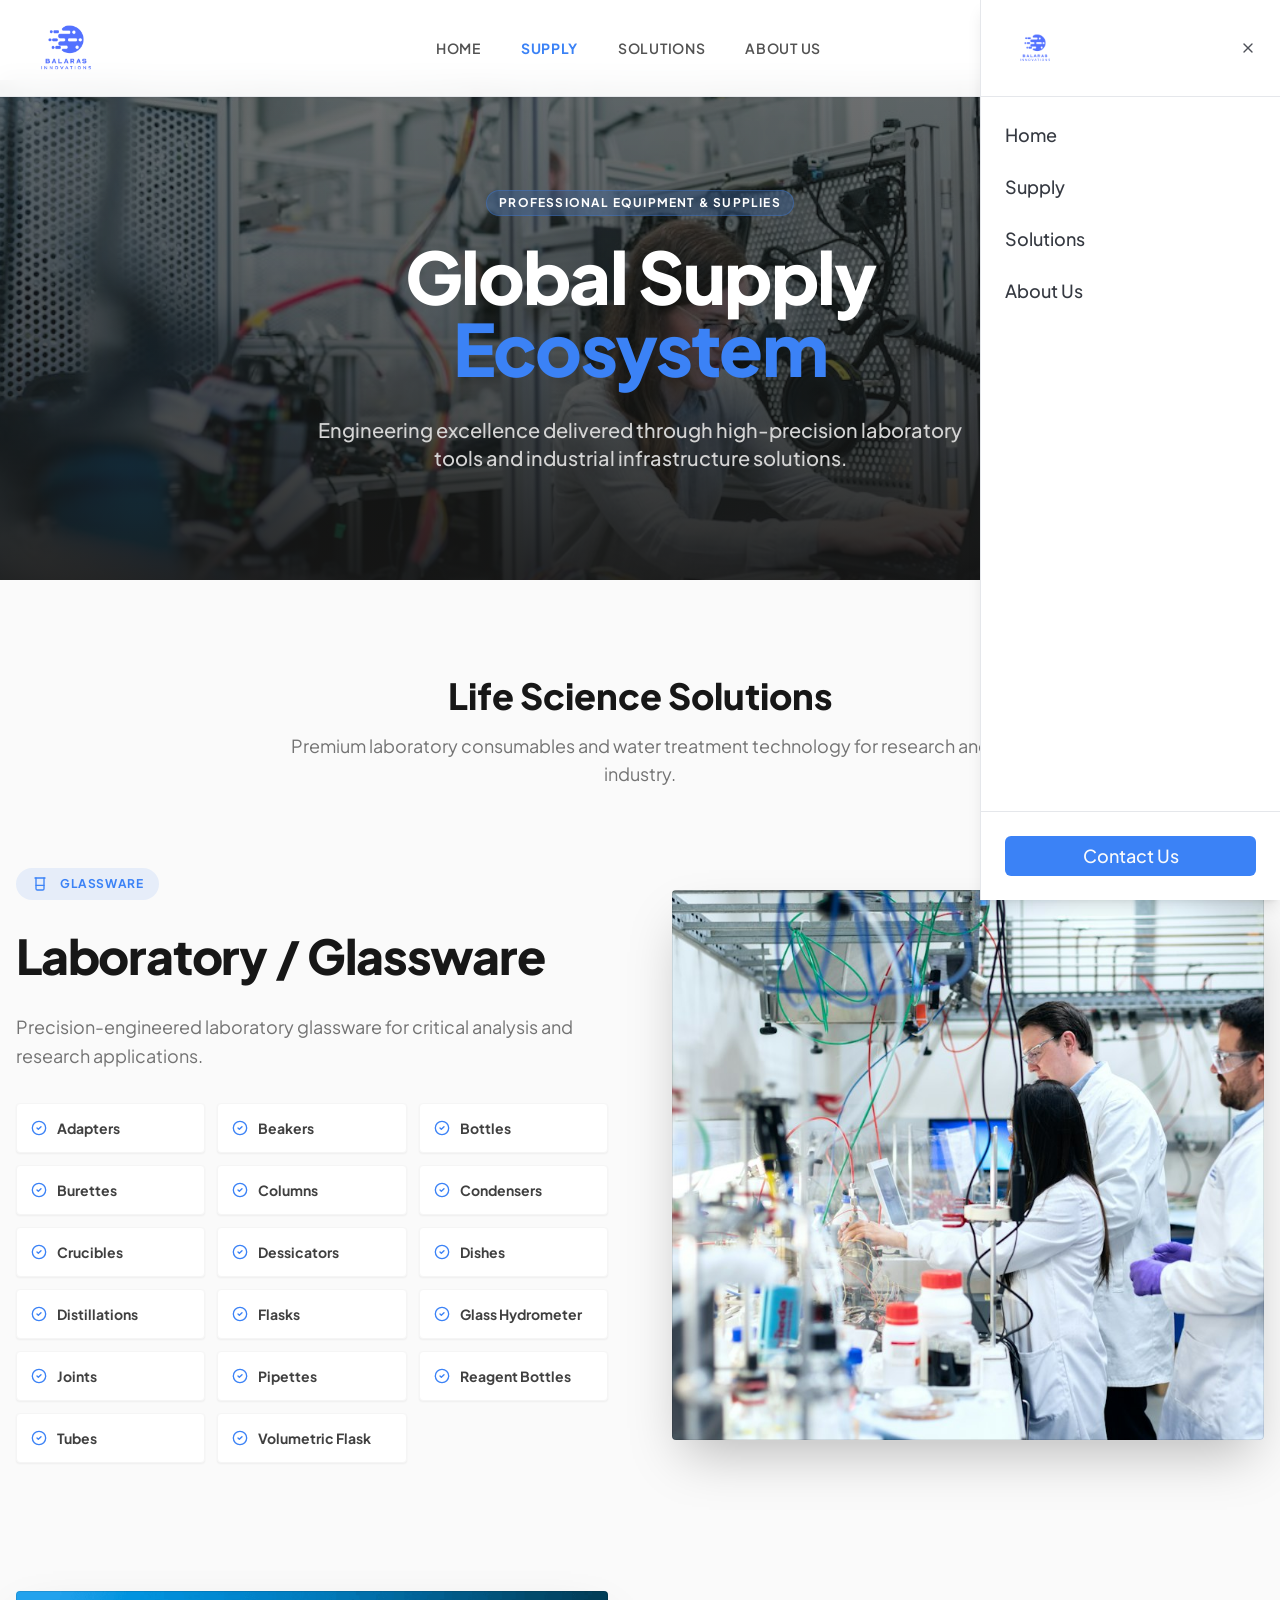
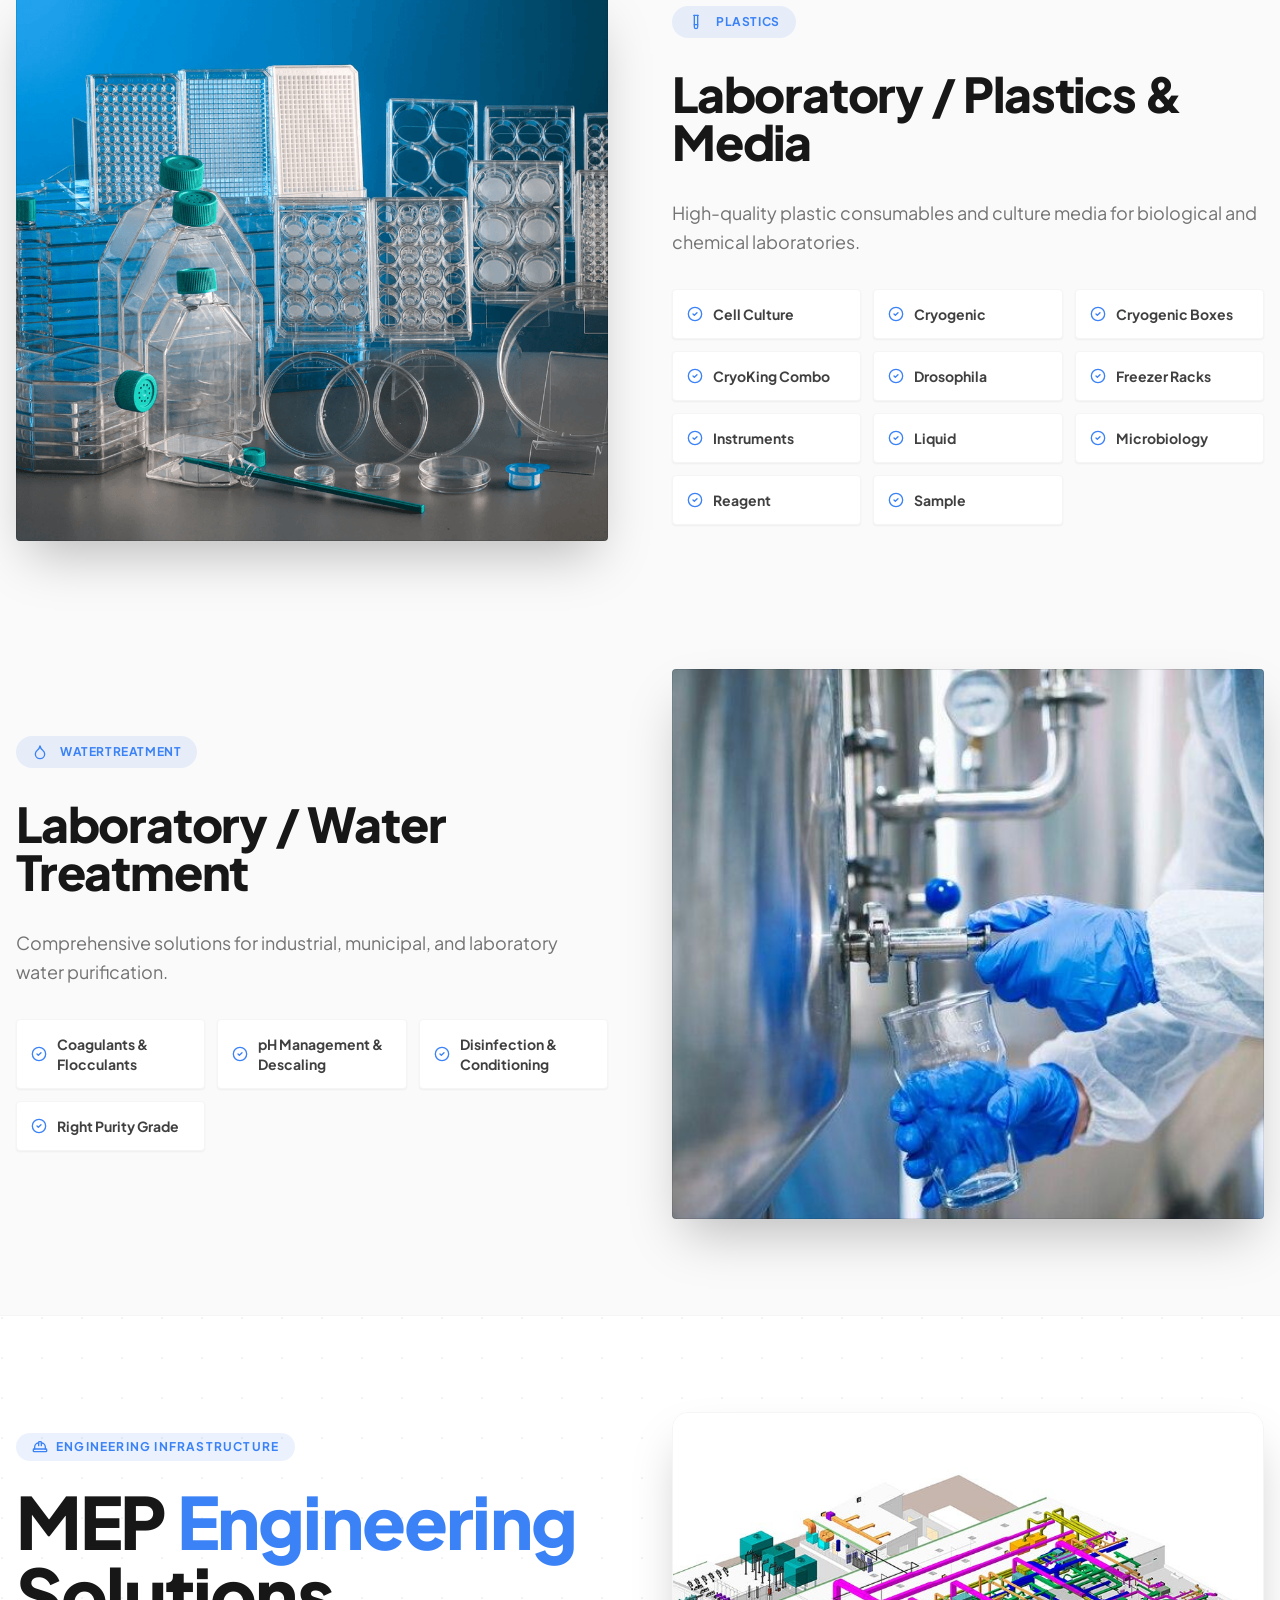
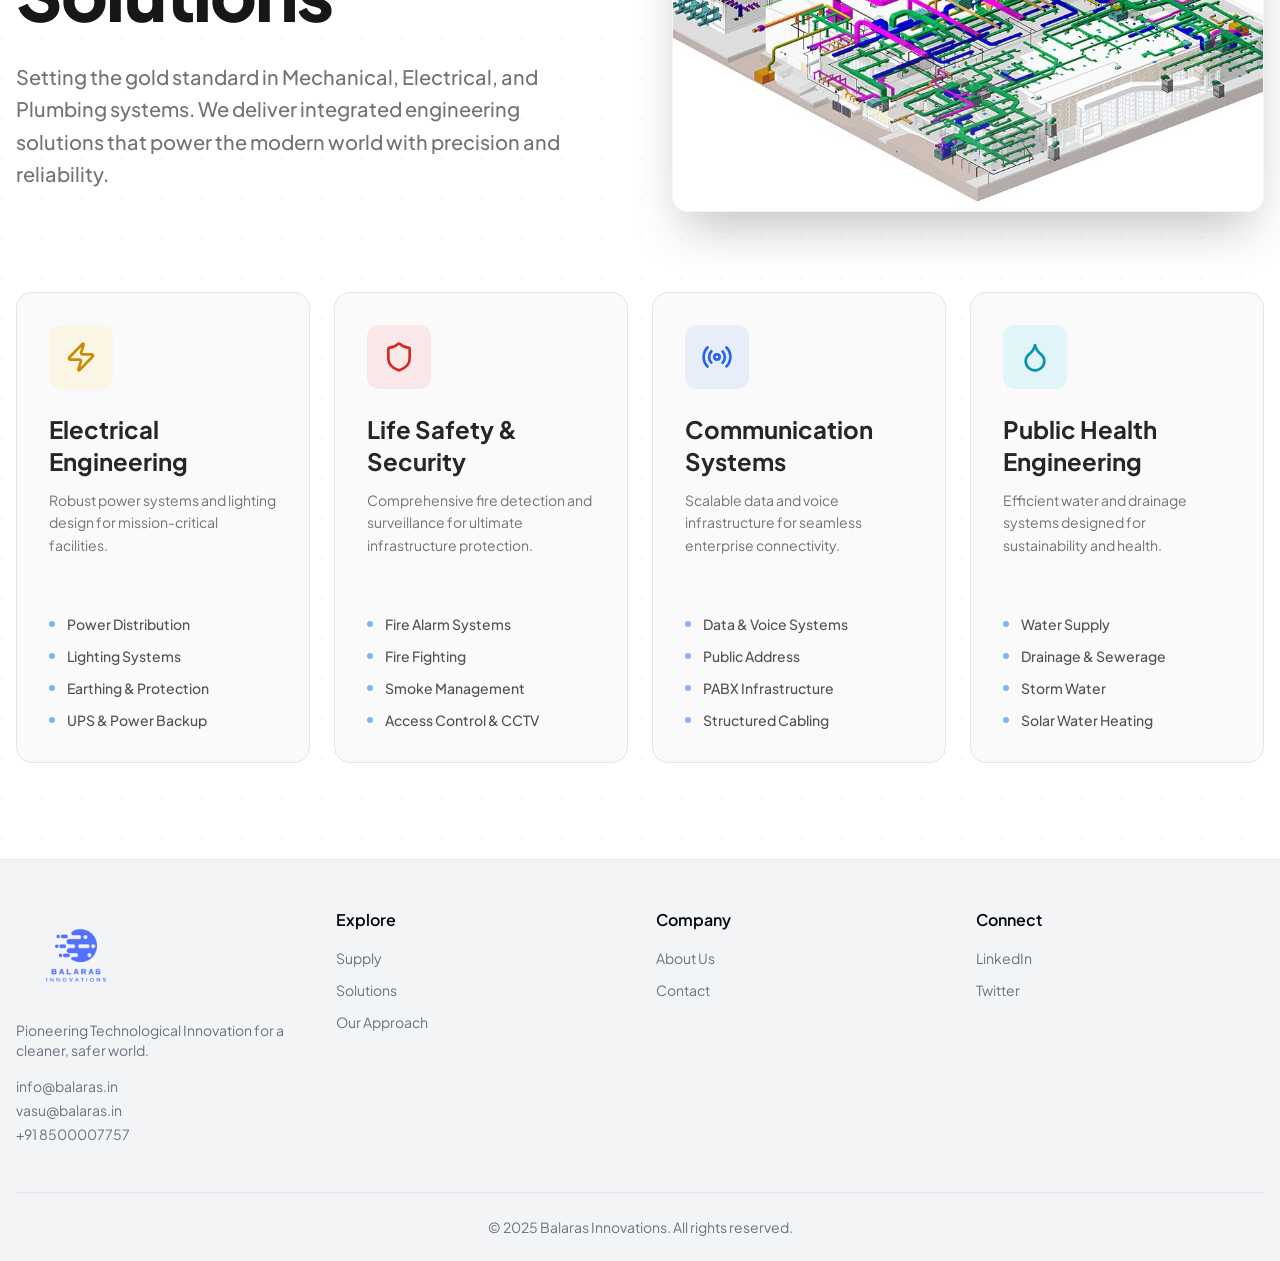
<file: supply/index.html>
<!DOCTYPE html><!--MFM_m6q2CmvKFlhdtwxjk--><html lang="en" class="scroll-smooth"><head><meta charSet="utf-8"/><meta name="viewport" content="width=device-width, initial-scale=1"/><link rel="stylesheet" href="../styles.css"/><link rel="preconnect" href="https://fonts.googleapis.com"/><link rel="preconnect" href="https://fonts.gstatic.com" crossorigin=""/><title>Balaras Innovations | Water Testing Solutions</title><meta name="description" content="Manufacturer and supplier of high-quality water testing equipment, test kits, and reagents."/><link rel="icon" href="../assets/favicon.ico" type="image/x-icon" sizes="16x16"/><link href="https://fonts.googleapis.com/css2?family=Plus+Jakarta+Sans:wght@200..800&amp;display=swap" rel="stylesheet"/></head><body class="font-body antialiased" data-page="supply"><div hidden=""><!--$--><!--/$--></div><div class="flex min-h-screen flex-col bg-background text-foreground"><header class="fixed top-0 z-50 w-full transition-all duration-300 bg-white/95 backdrop-blur-md border-b shadow-sm translate-y-0"><div class="container flex h-24 items-center justify-between max-w-screen-2xl px-4"><a class="flex items-center gap-2 group" href="../index.html"><img alt="Balaras Technologies Logo" width="420" height="100" decoding="async" data-nimg="1" class="h-20 w-auto object-contain" style="color:transparent" src="../assets/logo1.png"/></a><nav class="hidden md:flex items-center gap-10 text-sm font-semibold uppercase tracking-wider"><a class="transition-colors duration-200 text-neutral-600 hover:text-primary" href="../index.html">Home</a><a class="transition-colors duration-200 text-primary font-bold" href="../supply.html">Supply</a><a class="transition-colors duration-200 text-neutral-600 hover:text-primary" href="../solutions.html">Solutions</a><a class="transition-colors duration-200 text-neutral-600 hover:text-primary" href="../about.html">About Us</a></nav><div class="flex items-center gap-4"><a class="items-center justify-center gap-2 whitespace-nowrap text-sm font-medium ring-offset-background transition-colors focus-visible:outline-none focus-visible:ring-2 focus-visible:ring-ring focus-visible:ring-offset-2 disabled:pointer-events-none disabled:opacity-50 [&amp;_svg]:pointer-events-none [&amp;_svg]:size-4 [&amp;_svg]:shrink-0 h-10 py-2 hidden md:flex bg-primary hover:bg-primary/90 text-white rounded-sm px-6" href="../index.html#consultation">Contact Us</a><div class="md:hidden"><button class="inline-flex items-center justify-center gap-2 whitespace-nowrap rounded-md text-sm font-medium ring-offset-background transition-colors focus-visible:outline-none focus-visible:ring-2 focus-visible:ring-ring focus-visible:ring-offset-2 disabled:pointer-events-none disabled:opacity-50 [&amp;_svg]:pointer-events-none [&amp;_svg]:size-4 [&amp;_svg]:shrink-0 hover:bg-accent hover:text-accent-foreground h-10 w-10 text-neutral-800" type="button" aria-haspopup="dialog" aria-expanded="false" aria-controls="radix-_R_1ddb_" data-state="closed"><svg xmlns="http://www.w3.org/2000/svg" width="24" height="24" viewBox="0 0 24 24" fill="none" stroke="currentColor" stroke-width="2" stroke-linecap="round" stroke-linejoin="round" class="lucide lucide-menu h-6 w-6"><line x1="4" x2="20" y1="12" y2="12"></line><line x1="4" x2="20" y1="6" y2="6"></line><line x1="4" x2="20" y1="18" y2="18"></line></svg><span class="sr-only">Toggle Menu</span></button></div></div></div></header><main class="flex-1"><div class="pt-20 bg-neutral-50 min-h-screen overflow-x-hidden"><section class="relative w-full h-[50vh] min-h-[500px] flex items-center justify-center bg-neutral-900 overflow-hidden"><img alt="A modern warehouse filled with high-tech laboratory equipment." data-ai-hint="warehouse laboratory" decoding="async" data-nimg="fill" class="object-cover opacity-40 scale-105" style="position:absolute;height:100%;width:100%;left:0;top:0;right:0;bottom:0;color:transparent" sizes="100vw" src="../assets/supply-hero.jpg"/><div class="relative container mx-auto px-4 text-center text-white z-10"><div class="inline-flex items-center gap-2 px-3 py-1 bg-primary/20 backdrop-blur-md border border-primary/30 rounded-full text-xs font-bold uppercase tracking-widest mb-6 animate-in fade-in slide-in-from-bottom-4 duration-700">Professional Equipment &amp; Supplies</div><h1 class="text-5xl md:text-7xl font-black tracking-tight animate-hero-text-1">Global Supply <br/><span class="text-primary">Ecosystem</span></h1><p class="mt-8 text-xl text-neutral-300 max-w-2xl mx-auto font-medium animate-hero-text-2">Engineering excellence delivered through high-precision laboratory tools and industrial infrastructure solutions.</p></div><div class="absolute inset-0 bg-gradient-to-b from-transparent via-neutral-900/20 to-neutral-900/80"></div></section><section class="py-24 relative"><div class="container mx-auto px-4 max-w-screen-2xl"><div class="mb-20 text-center max-w-3xl mx-auto"><h2 class="text-4xl font-extrabold text-neutral-900 mb-4">Life Science Solutions</h2><p class="text-lg text-neutral-500">Premium laboratory consumables and water treatment technology for research and industry.</p></div><div class="grid gap-24 lg:gap-32"><div class="grid lg:grid-cols-2 gap-16 items-center "><div class="space-y-8 animate-in fade-in slide-in-from-bottom-8 duration-1000 fill-mode-both lg:order-first"><div class="inline-flex items-center gap-3 px-4 py-2 bg-primary/10 rounded-full text-primary font-bold tracking-wider uppercase text-xs"><svg xmlns="http://www.w3.org/2000/svg" width="24" height="24" viewBox="0 0 24 24" fill="none" stroke="currentColor" stroke-width="2" stroke-linecap="round" stroke-linejoin="round" class="lucide lucide-beaker h-4 w-4"><path d="M4.5 3h15"></path><path d="M6 3v16a2 2 0 0 0 2 2h8a2 2 0 0 0 2-2V3"></path><path d="M6 14h12"></path></svg>glassware</div><h2 class="text-4xl md:text-5xl font-black tracking-tight text-neutral-900 leading-tight">Laboratory / Glassware</h2><p class="text-lg text-neutral-500 leading-relaxed max-w-prose">Precision-engineered laboratory glassware for critical analysis and research applications.</p><div class="grid grid-cols-2 sm:grid-cols-3 gap-3"><div class="flex items-center gap-2.5 p-3.5 bg-white rounded-sm border border-neutral-100 shadow-sm transition-all duration-300 hover:border-primary/50 hover:shadow-md group" style="animation-delay:0ms"><svg xmlns="http://www.w3.org/2000/svg" width="24" height="24" viewBox="0 0 24 24" fill="none" stroke="currentColor" stroke-width="2" stroke-linecap="round" stroke-linejoin="round" class="lucide lucide-circle-check h-4 w-4 text-primary shrink-0 transition-transform group-hover:scale-110"><circle cx="12" cy="12" r="10"></circle><path d="m9 12 2 2 4-4"></path></svg><span class="text-sm font-bold text-neutral-700">Adapters</span></div><div class="flex items-center gap-2.5 p-3.5 bg-white rounded-sm border border-neutral-100 shadow-sm transition-all duration-300 hover:border-primary/50 hover:shadow-md group" style="animation-delay:50ms"><svg xmlns="http://www.w3.org/2000/svg" width="24" height="24" viewBox="0 0 24 24" fill="none" stroke="currentColor" stroke-width="2" stroke-linecap="round" stroke-linejoin="round" class="lucide lucide-circle-check h-4 w-4 text-primary shrink-0 transition-transform group-hover:scale-110"><circle cx="12" cy="12" r="10"></circle><path d="m9 12 2 2 4-4"></path></svg><span class="text-sm font-bold text-neutral-700">Beakers</span></div><div class="flex items-center gap-2.5 p-3.5 bg-white rounded-sm border border-neutral-100 shadow-sm transition-all duration-300 hover:border-primary/50 hover:shadow-md group" style="animation-delay:100ms"><svg xmlns="http://www.w3.org/2000/svg" width="24" height="24" viewBox="0 0 24 24" fill="none" stroke="currentColor" stroke-width="2" stroke-linecap="round" stroke-linejoin="round" class="lucide lucide-circle-check h-4 w-4 text-primary shrink-0 transition-transform group-hover:scale-110"><circle cx="12" cy="12" r="10"></circle><path d="m9 12 2 2 4-4"></path></svg><span class="text-sm font-bold text-neutral-700">Bottles</span></div><div class="flex items-center gap-2.5 p-3.5 bg-white rounded-sm border border-neutral-100 shadow-sm transition-all duration-300 hover:border-primary/50 hover:shadow-md group" style="animation-delay:150ms"><svg xmlns="http://www.w3.org/2000/svg" width="24" height="24" viewBox="0 0 24 24" fill="none" stroke="currentColor" stroke-width="2" stroke-linecap="round" stroke-linejoin="round" class="lucide lucide-circle-check h-4 w-4 text-primary shrink-0 transition-transform group-hover:scale-110"><circle cx="12" cy="12" r="10"></circle><path d="m9 12 2 2 4-4"></path></svg><span class="text-sm font-bold text-neutral-700">Burettes</span></div><div class="flex items-center gap-2.5 p-3.5 bg-white rounded-sm border border-neutral-100 shadow-sm transition-all duration-300 hover:border-primary/50 hover:shadow-md group" style="animation-delay:200ms"><svg xmlns="http://www.w3.org/2000/svg" width="24" height="24" viewBox="0 0 24 24" fill="none" stroke="currentColor" stroke-width="2" stroke-linecap="round" stroke-linejoin="round" class="lucide lucide-circle-check h-4 w-4 text-primary shrink-0 transition-transform group-hover:scale-110"><circle cx="12" cy="12" r="10"></circle><path d="m9 12 2 2 4-4"></path></svg><span class="text-sm font-bold text-neutral-700">Columns</span></div><div class="flex items-center gap-2.5 p-3.5 bg-white rounded-sm border border-neutral-100 shadow-sm transition-all duration-300 hover:border-primary/50 hover:shadow-md group" style="animation-delay:250ms"><svg xmlns="http://www.w3.org/2000/svg" width="24" height="24" viewBox="0 0 24 24" fill="none" stroke="currentColor" stroke-width="2" stroke-linecap="round" stroke-linejoin="round" class="lucide lucide-circle-check h-4 w-4 text-primary shrink-0 transition-transform group-hover:scale-110"><circle cx="12" cy="12" r="10"></circle><path d="m9 12 2 2 4-4"></path></svg><span class="text-sm font-bold text-neutral-700">Condensers</span></div><div class="flex items-center gap-2.5 p-3.5 bg-white rounded-sm border border-neutral-100 shadow-sm transition-all duration-300 hover:border-primary/50 hover:shadow-md group" style="animation-delay:300ms"><svg xmlns="http://www.w3.org/2000/svg" width="24" height="24" viewBox="0 0 24 24" fill="none" stroke="currentColor" stroke-width="2" stroke-linecap="round" stroke-linejoin="round" class="lucide lucide-circle-check h-4 w-4 text-primary shrink-0 transition-transform group-hover:scale-110"><circle cx="12" cy="12" r="10"></circle><path d="m9 12 2 2 4-4"></path></svg><span class="text-sm font-bold text-neutral-700">Crucibles</span></div><div class="flex items-center gap-2.5 p-3.5 bg-white rounded-sm border border-neutral-100 shadow-sm transition-all duration-300 hover:border-primary/50 hover:shadow-md group" style="animation-delay:350ms"><svg xmlns="http://www.w3.org/2000/svg" width="24" height="24" viewBox="0 0 24 24" fill="none" stroke="currentColor" stroke-width="2" stroke-linecap="round" stroke-linejoin="round" class="lucide lucide-circle-check h-4 w-4 text-primary shrink-0 transition-transform group-hover:scale-110"><circle cx="12" cy="12" r="10"></circle><path d="m9 12 2 2 4-4"></path></svg><span class="text-sm font-bold text-neutral-700">Dessicators</span></div><div class="flex items-center gap-2.5 p-3.5 bg-white rounded-sm border border-neutral-100 shadow-sm transition-all duration-300 hover:border-primary/50 hover:shadow-md group" style="animation-delay:400ms"><svg xmlns="http://www.w3.org/2000/svg" width="24" height="24" viewBox="0 0 24 24" fill="none" stroke="currentColor" stroke-width="2" stroke-linecap="round" stroke-linejoin="round" class="lucide lucide-circle-check h-4 w-4 text-primary shrink-0 transition-transform group-hover:scale-110"><circle cx="12" cy="12" r="10"></circle><path d="m9 12 2 2 4-4"></path></svg><span class="text-sm font-bold text-neutral-700">Dishes</span></div><div class="flex items-center gap-2.5 p-3.5 bg-white rounded-sm border border-neutral-100 shadow-sm transition-all duration-300 hover:border-primary/50 hover:shadow-md group" style="animation-delay:450ms"><svg xmlns="http://www.w3.org/2000/svg" width="24" height="24" viewBox="0 0 24 24" fill="none" stroke="currentColor" stroke-width="2" stroke-linecap="round" stroke-linejoin="round" class="lucide lucide-circle-check h-4 w-4 text-primary shrink-0 transition-transform group-hover:scale-110"><circle cx="12" cy="12" r="10"></circle><path d="m9 12 2 2 4-4"></path></svg><span class="text-sm font-bold text-neutral-700">Distillations</span></div><div class="flex items-center gap-2.5 p-3.5 bg-white rounded-sm border border-neutral-100 shadow-sm transition-all duration-300 hover:border-primary/50 hover:shadow-md group" style="animation-delay:500ms"><svg xmlns="http://www.w3.org/2000/svg" width="24" height="24" viewBox="0 0 24 24" fill="none" stroke="currentColor" stroke-width="2" stroke-linecap="round" stroke-linejoin="round" class="lucide lucide-circle-check h-4 w-4 text-primary shrink-0 transition-transform group-hover:scale-110"><circle cx="12" cy="12" r="10"></circle><path d="m9 12 2 2 4-4"></path></svg><span class="text-sm font-bold text-neutral-700">Flasks</span></div><div class="flex items-center gap-2.5 p-3.5 bg-white rounded-sm border border-neutral-100 shadow-sm transition-all duration-300 hover:border-primary/50 hover:shadow-md group" style="animation-delay:550ms"><svg xmlns="http://www.w3.org/2000/svg" width="24" height="24" viewBox="0 0 24 24" fill="none" stroke="currentColor" stroke-width="2" stroke-linecap="round" stroke-linejoin="round" class="lucide lucide-circle-check h-4 w-4 text-primary shrink-0 transition-transform group-hover:scale-110"><circle cx="12" cy="12" r="10"></circle><path d="m9 12 2 2 4-4"></path></svg><span class="text-sm font-bold text-neutral-700">Glass Hydrometer</span></div><div class="flex items-center gap-2.5 p-3.5 bg-white rounded-sm border border-neutral-100 shadow-sm transition-all duration-300 hover:border-primary/50 hover:shadow-md group" style="animation-delay:600ms"><svg xmlns="http://www.w3.org/2000/svg" width="24" height="24" viewBox="0 0 24 24" fill="none" stroke="currentColor" stroke-width="2" stroke-linecap="round" stroke-linejoin="round" class="lucide lucide-circle-check h-4 w-4 text-primary shrink-0 transition-transform group-hover:scale-110"><circle cx="12" cy="12" r="10"></circle><path d="m9 12 2 2 4-4"></path></svg><span class="text-sm font-bold text-neutral-700">Joints</span></div><div class="flex items-center gap-2.5 p-3.5 bg-white rounded-sm border border-neutral-100 shadow-sm transition-all duration-300 hover:border-primary/50 hover:shadow-md group" style="animation-delay:650ms"><svg xmlns="http://www.w3.org/2000/svg" width="24" height="24" viewBox="0 0 24 24" fill="none" stroke="currentColor" stroke-width="2" stroke-linecap="round" stroke-linejoin="round" class="lucide lucide-circle-check h-4 w-4 text-primary shrink-0 transition-transform group-hover:scale-110"><circle cx="12" cy="12" r="10"></circle><path d="m9 12 2 2 4-4"></path></svg><span class="text-sm font-bold text-neutral-700">Pipettes</span></div><div class="flex items-center gap-2.5 p-3.5 bg-white rounded-sm border border-neutral-100 shadow-sm transition-all duration-300 hover:border-primary/50 hover:shadow-md group" style="animation-delay:700ms"><svg xmlns="http://www.w3.org/2000/svg" width="24" height="24" viewBox="0 0 24 24" fill="none" stroke="currentColor" stroke-width="2" stroke-linecap="round" stroke-linejoin="round" class="lucide lucide-circle-check h-4 w-4 text-primary shrink-0 transition-transform group-hover:scale-110"><circle cx="12" cy="12" r="10"></circle><path d="m9 12 2 2 4-4"></path></svg><span class="text-sm font-bold text-neutral-700">Reagent Bottles</span></div><div class="flex items-center gap-2.5 p-3.5 bg-white rounded-sm border border-neutral-100 shadow-sm transition-all duration-300 hover:border-primary/50 hover:shadow-md group" style="animation-delay:750ms"><svg xmlns="http://www.w3.org/2000/svg" width="24" height="24" viewBox="0 0 24 24" fill="none" stroke="currentColor" stroke-width="2" stroke-linecap="round" stroke-linejoin="round" class="lucide lucide-circle-check h-4 w-4 text-primary shrink-0 transition-transform group-hover:scale-110"><circle cx="12" cy="12" r="10"></circle><path d="m9 12 2 2 4-4"></path></svg><span class="text-sm font-bold text-neutral-700">Tubes</span></div><div class="flex items-center gap-2.5 p-3.5 bg-white rounded-sm border border-neutral-100 shadow-sm transition-all duration-300 hover:border-primary/50 hover:shadow-md group" style="animation-delay:800ms"><svg xmlns="http://www.w3.org/2000/svg" width="24" height="24" viewBox="0 0 24 24" fill="none" stroke="currentColor" stroke-width="2" stroke-linecap="round" stroke-linejoin="round" class="lucide lucide-circle-check h-4 w-4 text-primary shrink-0 transition-transform group-hover:scale-110"><circle cx="12" cy="12" r="10"></circle><path d="m9 12 2 2 4-4"></path></svg><span class="text-sm font-bold text-neutral-700">Volumetric Flask</span></div></div></div><div class="relative h-[450px] lg:h-[550px] rounded-sm overflow-hidden shadow-2xl group animate-in zoom-in-95 duration-1000"><img alt="Laboratory / Glassware" data-ai-hint="laboratory glassware" loading="lazy" decoding="async" data-nimg="fill" class="object-cover transition-transform duration-1000 group-hover:scale-105" style="position:absolute;height:100%;width:100%;left:0;top:0;right:0;bottom:0;color:transparent" sizes="100vw" src="../assets/lab-reagents.jpg"/><div class="absolute inset-0 ring-1 ring-inset ring-black/10 rounded-sm"></div></div></div><div class="grid lg:grid-cols-2 gap-16 items-center lg:flex-row-reverse"><div class="space-y-8 animate-in fade-in slide-in-from-bottom-8 duration-1000 fill-mode-both lg:order-last"><div class="inline-flex items-center gap-3 px-4 py-2 bg-primary/10 rounded-full text-primary font-bold tracking-wider uppercase text-xs"><svg xmlns="http://www.w3.org/2000/svg" width="24" height="24" viewBox="0 0 24 24" fill="none" stroke="currentColor" stroke-width="2" stroke-linecap="round" stroke-linejoin="round" class="lucide lucide-test-tube h-4 w-4"><path d="M14.5 2v17.5c0 1.4-1.1 2.5-2.5 2.5c-1.4 0-2.5-1.1-2.5-2.5V2"></path><path d="M8.5 2h7"></path><path d="M14.5 16h-5"></path></svg>plastics</div><h2 class="text-4xl md:text-5xl font-black tracking-tight text-neutral-900 leading-tight">Laboratory / Plastics &amp; Media</h2><p class="text-lg text-neutral-500 leading-relaxed max-w-prose">High-quality plastic consumables and culture media for biological and chemical laboratories.</p><div class="grid grid-cols-2 sm:grid-cols-3 gap-3"><div class="flex items-center gap-2.5 p-3.5 bg-white rounded-sm border border-neutral-100 shadow-sm transition-all duration-300 hover:border-primary/50 hover:shadow-md group" style="animation-delay:0ms"><svg xmlns="http://www.w3.org/2000/svg" width="24" height="24" viewBox="0 0 24 24" fill="none" stroke="currentColor" stroke-width="2" stroke-linecap="round" stroke-linejoin="round" class="lucide lucide-circle-check h-4 w-4 text-primary shrink-0 transition-transform group-hover:scale-110"><circle cx="12" cy="12" r="10"></circle><path d="m9 12 2 2 4-4"></path></svg><span class="text-sm font-bold text-neutral-700">Cell Culture</span></div><div class="flex items-center gap-2.5 p-3.5 bg-white rounded-sm border border-neutral-100 shadow-sm transition-all duration-300 hover:border-primary/50 hover:shadow-md group" style="animation-delay:50ms"><svg xmlns="http://www.w3.org/2000/svg" width="24" height="24" viewBox="0 0 24 24" fill="none" stroke="currentColor" stroke-width="2" stroke-linecap="round" stroke-linejoin="round" class="lucide lucide-circle-check h-4 w-4 text-primary shrink-0 transition-transform group-hover:scale-110"><circle cx="12" cy="12" r="10"></circle><path d="m9 12 2 2 4-4"></path></svg><span class="text-sm font-bold text-neutral-700">Cryogenic</span></div><div class="flex items-center gap-2.5 p-3.5 bg-white rounded-sm border border-neutral-100 shadow-sm transition-all duration-300 hover:border-primary/50 hover:shadow-md group" style="animation-delay:100ms"><svg xmlns="http://www.w3.org/2000/svg" width="24" height="24" viewBox="0 0 24 24" fill="none" stroke="currentColor" stroke-width="2" stroke-linecap="round" stroke-linejoin="round" class="lucide lucide-circle-check h-4 w-4 text-primary shrink-0 transition-transform group-hover:scale-110"><circle cx="12" cy="12" r="10"></circle><path d="m9 12 2 2 4-4"></path></svg><span class="text-sm font-bold text-neutral-700">Cryogenic Boxes</span></div><div class="flex items-center gap-2.5 p-3.5 bg-white rounded-sm border border-neutral-100 shadow-sm transition-all duration-300 hover:border-primary/50 hover:shadow-md group" style="animation-delay:150ms"><svg xmlns="http://www.w3.org/2000/svg" width="24" height="24" viewBox="0 0 24 24" fill="none" stroke="currentColor" stroke-width="2" stroke-linecap="round" stroke-linejoin="round" class="lucide lucide-circle-check h-4 w-4 text-primary shrink-0 transition-transform group-hover:scale-110"><circle cx="12" cy="12" r="10"></circle><path d="m9 12 2 2 4-4"></path></svg><span class="text-sm font-bold text-neutral-700">CryoKing Combo</span></div><div class="flex items-center gap-2.5 p-3.5 bg-white rounded-sm border border-neutral-100 shadow-sm transition-all duration-300 hover:border-primary/50 hover:shadow-md group" style="animation-delay:200ms"><svg xmlns="http://www.w3.org/2000/svg" width="24" height="24" viewBox="0 0 24 24" fill="none" stroke="currentColor" stroke-width="2" stroke-linecap="round" stroke-linejoin="round" class="lucide lucide-circle-check h-4 w-4 text-primary shrink-0 transition-transform group-hover:scale-110"><circle cx="12" cy="12" r="10"></circle><path d="m9 12 2 2 4-4"></path></svg><span class="text-sm font-bold text-neutral-700">Drosophila</span></div><div class="flex items-center gap-2.5 p-3.5 bg-white rounded-sm border border-neutral-100 shadow-sm transition-all duration-300 hover:border-primary/50 hover:shadow-md group" style="animation-delay:250ms"><svg xmlns="http://www.w3.org/2000/svg" width="24" height="24" viewBox="0 0 24 24" fill="none" stroke="currentColor" stroke-width="2" stroke-linecap="round" stroke-linejoin="round" class="lucide lucide-circle-check h-4 w-4 text-primary shrink-0 transition-transform group-hover:scale-110"><circle cx="12" cy="12" r="10"></circle><path d="m9 12 2 2 4-4"></path></svg><span class="text-sm font-bold text-neutral-700">Freezer Racks</span></div><div class="flex items-center gap-2.5 p-3.5 bg-white rounded-sm border border-neutral-100 shadow-sm transition-all duration-300 hover:border-primary/50 hover:shadow-md group" style="animation-delay:300ms"><svg xmlns="http://www.w3.org/2000/svg" width="24" height="24" viewBox="0 0 24 24" fill="none" stroke="currentColor" stroke-width="2" stroke-linecap="round" stroke-linejoin="round" class="lucide lucide-circle-check h-4 w-4 text-primary shrink-0 transition-transform group-hover:scale-110"><circle cx="12" cy="12" r="10"></circle><path d="m9 12 2 2 4-4"></path></svg><span class="text-sm font-bold text-neutral-700">Instruments</span></div><div class="flex items-center gap-2.5 p-3.5 bg-white rounded-sm border border-neutral-100 shadow-sm transition-all duration-300 hover:border-primary/50 hover:shadow-md group" style="animation-delay:350ms"><svg xmlns="http://www.w3.org/2000/svg" width="24" height="24" viewBox="0 0 24 24" fill="none" stroke="currentColor" stroke-width="2" stroke-linecap="round" stroke-linejoin="round" class="lucide lucide-circle-check h-4 w-4 text-primary shrink-0 transition-transform group-hover:scale-110"><circle cx="12" cy="12" r="10"></circle><path d="m9 12 2 2 4-4"></path></svg><span class="text-sm font-bold text-neutral-700">Liquid</span></div><div class="flex items-center gap-2.5 p-3.5 bg-white rounded-sm border border-neutral-100 shadow-sm transition-all duration-300 hover:border-primary/50 hover:shadow-md group" style="animation-delay:400ms"><svg xmlns="http://www.w3.org/2000/svg" width="24" height="24" viewBox="0 0 24 24" fill="none" stroke="currentColor" stroke-width="2" stroke-linecap="round" stroke-linejoin="round" class="lucide lucide-circle-check h-4 w-4 text-primary shrink-0 transition-transform group-hover:scale-110"><circle cx="12" cy="12" r="10"></circle><path d="m9 12 2 2 4-4"></path></svg><span class="text-sm font-bold text-neutral-700">Microbiology</span></div><div class="flex items-center gap-2.5 p-3.5 bg-white rounded-sm border border-neutral-100 shadow-sm transition-all duration-300 hover:border-primary/50 hover:shadow-md group" style="animation-delay:450ms"><svg xmlns="http://www.w3.org/2000/svg" width="24" height="24" viewBox="0 0 24 24" fill="none" stroke="currentColor" stroke-width="2" stroke-linecap="round" stroke-linejoin="round" class="lucide lucide-circle-check h-4 w-4 text-primary shrink-0 transition-transform group-hover:scale-110"><circle cx="12" cy="12" r="10"></circle><path d="m9 12 2 2 4-4"></path></svg><span class="text-sm font-bold text-neutral-700">Reagent</span></div><div class="flex items-center gap-2.5 p-3.5 bg-white rounded-sm border border-neutral-100 shadow-sm transition-all duration-300 hover:border-primary/50 hover:shadow-md group" style="animation-delay:500ms"><svg xmlns="http://www.w3.org/2000/svg" width="24" height="24" viewBox="0 0 24 24" fill="none" stroke="currentColor" stroke-width="2" stroke-linecap="round" stroke-linejoin="round" class="lucide lucide-circle-check h-4 w-4 text-primary shrink-0 transition-transform group-hover:scale-110"><circle cx="12" cy="12" r="10"></circle><path d="m9 12 2 2 4-4"></path></svg><span class="text-sm font-bold text-neutral-700">Sample</span></div></div></div><div class="relative h-[450px] lg:h-[550px] rounded-sm overflow-hidden shadow-2xl group animate-in zoom-in-95 duration-1000"><img alt="Laboratory / Plastics &amp; Media" data-ai-hint="laboratory plastics" loading="lazy" decoding="async" data-nimg="fill" class="object-cover transition-transform duration-1000 group-hover:scale-105" style="position:absolute;height:100%;width:100%;left:0;top:0;right:0;bottom:0;color:transparent" sizes="100vw" src="../assets/plastic.png"/><div class="absolute inset-0 ring-1 ring-inset ring-black/10 rounded-sm"></div></div></div><div class="grid lg:grid-cols-2 gap-16 items-center "><div class="space-y-8 animate-in fade-in slide-in-from-bottom-8 duration-1000 fill-mode-both lg:order-first"><div class="inline-flex items-center gap-3 px-4 py-2 bg-primary/10 rounded-full text-primary font-bold tracking-wider uppercase text-xs"><svg xmlns="http://www.w3.org/2000/svg" width="24" height="24" viewBox="0 0 24 24" fill="none" stroke="currentColor" stroke-width="2" stroke-linecap="round" stroke-linejoin="round" class="lucide lucide-droplet h-4 w-4"><path d="M12 22a7 7 0 0 0 7-7c0-2-1-3.9-3-5.5s-3.5-4-4-6.5c-.5 2.5-2 4.9-4 6.5C6 11.1 5 13 5 15a7 7 0 0 0 7 7z"></path></svg>watertreatment</div><h2 class="text-4xl md:text-5xl font-black tracking-tight text-neutral-900 leading-tight">Laboratory / Water Treatment</h2><p class="text-lg text-neutral-500 leading-relaxed max-w-prose">Comprehensive solutions for industrial, municipal, and laboratory water purification.</p><div class="grid grid-cols-2 sm:grid-cols-3 gap-3"><div class="flex items-center gap-2.5 p-3.5 bg-white rounded-sm border border-neutral-100 shadow-sm transition-all duration-300 hover:border-primary/50 hover:shadow-md group" style="animation-delay:0ms"><svg xmlns="http://www.w3.org/2000/svg" width="24" height="24" viewBox="0 0 24 24" fill="none" stroke="currentColor" stroke-width="2" stroke-linecap="round" stroke-linejoin="round" class="lucide lucide-circle-check h-4 w-4 text-primary shrink-0 transition-transform group-hover:scale-110"><circle cx="12" cy="12" r="10"></circle><path d="m9 12 2 2 4-4"></path></svg><span class="text-sm font-bold text-neutral-700">Coagulants &amp; Flocculants</span></div><div class="flex items-center gap-2.5 p-3.5 bg-white rounded-sm border border-neutral-100 shadow-sm transition-all duration-300 hover:border-primary/50 hover:shadow-md group" style="animation-delay:50ms"><svg xmlns="http://www.w3.org/2000/svg" width="24" height="24" viewBox="0 0 24 24" fill="none" stroke="currentColor" stroke-width="2" stroke-linecap="round" stroke-linejoin="round" class="lucide lucide-circle-check h-4 w-4 text-primary shrink-0 transition-transform group-hover:scale-110"><circle cx="12" cy="12" r="10"></circle><path d="m9 12 2 2 4-4"></path></svg><span class="text-sm font-bold text-neutral-700">pH Management &amp; Descaling</span></div><div class="flex items-center gap-2.5 p-3.5 bg-white rounded-sm border border-neutral-100 shadow-sm transition-all duration-300 hover:border-primary/50 hover:shadow-md group" style="animation-delay:100ms"><svg xmlns="http://www.w3.org/2000/svg" width="24" height="24" viewBox="0 0 24 24" fill="none" stroke="currentColor" stroke-width="2" stroke-linecap="round" stroke-linejoin="round" class="lucide lucide-circle-check h-4 w-4 text-primary shrink-0 transition-transform group-hover:scale-110"><circle cx="12" cy="12" r="10"></circle><path d="m9 12 2 2 4-4"></path></svg><span class="text-sm font-bold text-neutral-700">Disinfection &amp; Conditioning</span></div><div class="flex items-center gap-2.5 p-3.5 bg-white rounded-sm border border-neutral-100 shadow-sm transition-all duration-300 hover:border-primary/50 hover:shadow-md group" style="animation-delay:150ms"><svg xmlns="http://www.w3.org/2000/svg" width="24" height="24" viewBox="0 0 24 24" fill="none" stroke="currentColor" stroke-width="2" stroke-linecap="round" stroke-linejoin="round" class="lucide lucide-circle-check h-4 w-4 text-primary shrink-0 transition-transform group-hover:scale-110"><circle cx="12" cy="12" r="10"></circle><path d="m9 12 2 2 4-4"></path></svg><span class="text-sm font-bold text-neutral-700">Right Purity Grade</span></div></div></div><div class="relative h-[450px] lg:h-[550px] rounded-sm overflow-hidden shadow-2xl group animate-in zoom-in-95 duration-1000"><img alt="Laboratory / Water Treatment" data-ai-hint="water treatment system" loading="lazy" decoding="async" data-nimg="fill" class="object-cover transition-transform duration-1000 group-hover:scale-105" style="position:absolute;height:100%;width:100%;left:0;top:0;right:0;bottom:0;color:transparent" sizes="100vw" src="../assets/wpf.jpg"/><div class="absolute inset-0 ring-1 ring-inset ring-black/10 rounded-sm"></div></div></div></div></div></section><section class="py-24 bg-white text-neutral-900 relative overflow-hidden border-t border-neutral-100"><div class="absolute inset-0 opacity-5 pointer-events-none"><div class="absolute inset-0" style="background-image:radial-gradient(circle at 2px 2px, #000 1px, transparent 0);background-size:40px 40px"></div></div><div class="container mx-auto px-4 max-w-screen-2xl relative z-10"><div class="flex flex-col lg:flex-row gap-16 items-center mb-20"><div class="lg:w-1/2"><div class="inline-flex items-center gap-2 px-4 py-1.5 bg-primary/10 rounded-full text-primary text-xs font-bold uppercase tracking-widest mb-6"><svg xmlns="http://www.w3.org/2000/svg" width="24" height="24" viewBox="0 0 24 24" fill="none" stroke="currentColor" stroke-width="2" stroke-linecap="round" stroke-linejoin="round" class="lucide lucide-hard-hat h-4 w-4"><path d="M10 10V5a1 1 0 0 1 1-1h2a1 1 0 0 1 1 1v5"></path><path d="M14 6a6 6 0 0 1 6 6v3"></path><path d="M4 15v-3a6 6 0 0 1 6-6"></path><rect x="2" y="15" width="20" height="4" rx="1"></rect></svg>Engineering Infrastructure</div><h2 class="text-5xl lg:text-7xl font-black tracking-tight leading-none mb-8">MEP <span class="text-primary">Engineering</span> <br/>Solutions</h2><p class="text-xl text-neutral-500 max-w-xl leading-relaxed font-medium">Setting the gold standard in Mechanical, Electrical, and Plumbing systems. We deliver integrated engineering solutions that power the modern world with precision and reliability.</p></div><div class="lg:w-1/2 relative"><div class="relative h-[400px] w-full rounded-2xl overflow-hidden shadow-2xl border border-neutral-100"><img alt="Modern building infrastructure showing electrical and mechanical systems." data-ai-hint="engineering building" loading="lazy" decoding="async" data-nimg="fill" class="object-cover transition-transform duration-1000 hover:scale-110" style="position:absolute;height:100%;width:100%;left:0;top:0;right:0;bottom:0;color:transparent" sizes="100vw" src="../assets/MEP.jpg"/><div class="absolute inset-0 bg-gradient-to-t from-white/20 via-transparent to-transparent"></div></div></div></div><div class="grid md:grid-cols-2 lg:grid-cols-4 gap-6"><div class="group relative p-8 bg-neutral-50 border border-neutral-200 rounded-2xl transition-all duration-500 hover:bg-white hover:border-primary/50 hover:shadow-xl hover:-translate-y-2 animate-in fade-in slide-in-from-bottom-8" style="animation-delay:0ms"><div class="p-4 rounded-xl inline-flex mb-6 transition-colors bg-yellow-400/10"><svg xmlns="http://www.w3.org/2000/svg" width="24" height="24" viewBox="0 0 24 24" fill="none" stroke="currentColor" stroke-width="2" stroke-linecap="round" stroke-linejoin="round" class="lucide lucide-zap h-8 w-8 text-yellow-600"><path d="M4 14a1 1 0 0 1-.78-1.63l9.9-10.2a.5.5 0 0 1 .86.46l-1.92 6.02A1 1 0 0 0 13 10h7a1 1 0 0 1 .78 1.63l-9.9 10.2a.5.5 0 0 1-.86-.46l1.92-6.02A1 1 0 0 0 11 14z"></path></svg></div><h3 class="text-2xl font-bold mb-3 group-hover:text-primary transition-colors text-neutral-800">Electrical Engineering</h3><p class="text-neutral-500 text-sm mb-8 leading-relaxed">Robust power systems and lighting design for mission-critical facilities.</p><ul class="space-y-3 border-t border-neutral-100 pt-6"><li class="flex items-center gap-3 text-sm text-neutral-600 font-medium group/item hover:text-primary transition-colors"><div class="h-1.5 w-1.5 rounded-full bg-primary/60 group-hover/item:scale-150 group-hover/item:bg-primary transition-all"></div>Power Distribution</li><li class="flex items-center gap-3 text-sm text-neutral-600 font-medium group/item hover:text-primary transition-colors"><div class="h-1.5 w-1.5 rounded-full bg-primary/60 group-hover/item:scale-150 group-hover/item:bg-primary transition-all"></div>Lighting Systems</li><li class="flex items-center gap-3 text-sm text-neutral-600 font-medium group/item hover:text-primary transition-colors"><div class="h-1.5 w-1.5 rounded-full bg-primary/60 group-hover/item:scale-150 group-hover/item:bg-primary transition-all"></div>Earthing &amp; Protection</li><li class="flex items-center gap-3 text-sm text-neutral-600 font-medium group/item hover:text-primary transition-colors"><div class="h-1.5 w-1.5 rounded-full bg-primary/60 group-hover/item:scale-150 group-hover/item:bg-primary transition-all"></div>UPS &amp; Power Backup</li></ul></div><div class="group relative p-8 bg-neutral-50 border border-neutral-200 rounded-2xl transition-all duration-500 hover:bg-white hover:border-primary/50 hover:shadow-xl hover:-translate-y-2 animate-in fade-in slide-in-from-bottom-8" style="animation-delay:150ms"><div class="p-4 rounded-xl inline-flex mb-6 transition-colors bg-red-500/10"><svg xmlns="http://www.w3.org/2000/svg" width="24" height="24" viewBox="0 0 24 24" fill="none" stroke="currentColor" stroke-width="2" stroke-linecap="round" stroke-linejoin="round" class="lucide lucide-shield h-8 w-8 text-red-600"><path d="M20 13c0 5-3.5 7.5-7.66 8.95a1 1 0 0 1-.67-.01C7.5 20.5 4 18 4 13V6a1 1 0 0 1 1-1c2 0 4.5-1.2 6.24-2.72a1.17 1.17 0 0 1 1.52 0C14.51 3.81 17 5 19 5a1 1 0 0 1 1 1z"></path></svg></div><h3 class="text-2xl font-bold mb-3 group-hover:text-primary transition-colors text-neutral-800">Life Safety &amp; Security</h3><p class="text-neutral-500 text-sm mb-8 leading-relaxed">Comprehensive fire detection and surveillance for ultimate infrastructure protection.</p><ul class="space-y-3 border-t border-neutral-100 pt-6"><li class="flex items-center gap-3 text-sm text-neutral-600 font-medium group/item hover:text-primary transition-colors"><div class="h-1.5 w-1.5 rounded-full bg-primary/60 group-hover/item:scale-150 group-hover/item:bg-primary transition-all"></div>Fire Alarm Systems</li><li class="flex items-center gap-3 text-sm text-neutral-600 font-medium group/item hover:text-primary transition-colors"><div class="h-1.5 w-1.5 rounded-full bg-primary/60 group-hover/item:scale-150 group-hover/item:bg-primary transition-all"></div>Fire Fighting</li><li class="flex items-center gap-3 text-sm text-neutral-600 font-medium group/item hover:text-primary transition-colors"><div class="h-1.5 w-1.5 rounded-full bg-primary/60 group-hover/item:scale-150 group-hover/item:bg-primary transition-all"></div>Smoke Management</li><li class="flex items-center gap-3 text-sm text-neutral-600 font-medium group/item hover:text-primary transition-colors"><div class="h-1.5 w-1.5 rounded-full bg-primary/60 group-hover/item:scale-150 group-hover/item:bg-primary transition-all"></div>Access Control &amp; CCTV</li></ul></div><div class="group relative p-8 bg-neutral-50 border border-neutral-200 rounded-2xl transition-all duration-500 hover:bg-white hover:border-primary/50 hover:shadow-xl hover:-translate-y-2 animate-in fade-in slide-in-from-bottom-8" style="animation-delay:300ms"><div class="p-4 rounded-xl inline-flex mb-6 transition-colors bg-blue-500/10"><svg xmlns="http://www.w3.org/2000/svg" width="24" height="24" viewBox="0 0 24 24" fill="none" stroke="currentColor" stroke-width="2" stroke-linecap="round" stroke-linejoin="round" class="lucide lucide-radio h-8 w-8 text-blue-600"><path d="M4.9 19.1C1 15.2 1 8.8 4.9 4.9"></path><path d="M7.8 16.2c-2.3-2.3-2.3-6.1 0-8.5"></path><circle cx="12" cy="12" r="2"></circle><path d="M16.2 7.8c2.3 2.3 2.3 6.1 0 8.5"></path><path d="M19.1 4.9C23 8.8 23 15.1 19.1 19"></path></svg></div><h3 class="text-2xl font-bold mb-3 group-hover:text-primary transition-colors text-neutral-800">Communication Systems</h3><p class="text-neutral-500 text-sm mb-8 leading-relaxed">Scalable data and voice infrastructure for seamless enterprise connectivity.</p><ul class="space-y-3 border-t border-neutral-100 pt-6"><li class="flex items-center gap-3 text-sm text-neutral-600 font-medium group/item hover:text-primary transition-colors"><div class="h-1.5 w-1.5 rounded-full bg-primary/60 group-hover/item:scale-150 group-hover/item:bg-primary transition-all"></div>Data &amp; Voice Systems</li><li class="flex items-center gap-3 text-sm text-neutral-600 font-medium group/item hover:text-primary transition-colors"><div class="h-1.5 w-1.5 rounded-full bg-primary/60 group-hover/item:scale-150 group-hover/item:bg-primary transition-all"></div>Public Address</li><li class="flex items-center gap-3 text-sm text-neutral-600 font-medium group/item hover:text-primary transition-colors"><div class="h-1.5 w-1.5 rounded-full bg-primary/60 group-hover/item:scale-150 group-hover/item:bg-primary transition-all"></div>PABX Infrastructure</li><li class="flex items-center gap-3 text-sm text-neutral-600 font-medium group/item hover:text-primary transition-colors"><div class="h-1.5 w-1.5 rounded-full bg-primary/60 group-hover/item:scale-150 group-hover/item:bg-primary transition-all"></div>Structured Cabling</li></ul></div><div class="group relative p-8 bg-neutral-50 border border-neutral-200 rounded-2xl transition-all duration-500 hover:bg-white hover:border-primary/50 hover:shadow-xl hover:-translate-y-2 animate-in fade-in slide-in-from-bottom-8" style="animation-delay:450ms"><div class="p-4 rounded-xl inline-flex mb-6 transition-colors bg-cyan-500/10"><svg xmlns="http://www.w3.org/2000/svg" width="24" height="24" viewBox="0 0 24 24" fill="none" stroke="currentColor" stroke-width="2" stroke-linecap="round" stroke-linejoin="round" class="lucide lucide-droplet h-8 w-8 text-cyan-600"><path d="M12 22a7 7 0 0 0 7-7c0-2-1-3.9-3-5.5s-3.5-4-4-6.5c-.5 2.5-2 4.9-4 6.5C6 11.1 5 13 5 15a7 7 0 0 0 7 7z"></path></svg></div><h3 class="text-2xl font-bold mb-3 group-hover:text-primary transition-colors text-neutral-800">Public Health Engineering</h3><p class="text-neutral-500 text-sm mb-8 leading-relaxed">Efficient water and drainage systems designed for sustainability and health.</p><ul class="space-y-3 border-t border-neutral-100 pt-6"><li class="flex items-center gap-3 text-sm text-neutral-600 font-medium group/item hover:text-primary transition-colors"><div class="h-1.5 w-1.5 rounded-full bg-primary/60 group-hover/item:scale-150 group-hover/item:bg-primary transition-all"></div>Water Supply</li><li class="flex items-center gap-3 text-sm text-neutral-600 font-medium group/item hover:text-primary transition-colors"><div class="h-1.5 w-1.5 rounded-full bg-primary/60 group-hover/item:scale-150 group-hover/item:bg-primary transition-all"></div>Drainage &amp; Sewerage</li><li class="flex items-center gap-3 text-sm text-neutral-600 font-medium group/item hover:text-primary transition-colors"><div class="h-1.5 w-1.5 rounded-full bg-primary/60 group-hover/item:scale-150 group-hover/item:bg-primary transition-all"></div>Storm Water</li><li class="flex items-center gap-3 text-sm text-neutral-600 font-medium group/item hover:text-primary transition-colors"><div class="h-1.5 w-1.5 rounded-full bg-primary/60 group-hover/item:scale-150 group-hover/item:bg-primary transition-all"></div>Solar Water Heating</li></ul></div></div></div></section></div><!--$--><!--/$--></main><footer class="bg-secondary border-t"><div class="container mx-auto max-w-screen-2xl px-4"><div class="grid grid-cols-1 md:grid-cols-4 gap-8 py-12"><div class="md:col-span-1"><div class="flex items-center mb-4"><a href="../index.html"><img alt="Balaras Technologies Logo" loading="lazy" width="480" height="140" decoding="async" data-nimg="1" class="h-24 w-auto object-contain" style="color:transparent" src="../assets/logo1.png"/></a></div><p class="text-sm text-muted-foreground">Pioneering Technological Innovation for a cleaner, safer world.</p><div class="mt-4 space-y-1 text-sm text-muted-foreground"><div><a class="hover:text-foreground" href="mailto:info@balaras.in">info@balaras.in</a></div><div><a class="hover:text-foreground" href="mailto:vasu@balaras.in">vasu@balaras.in</a></div><div><a class="hover:text-foreground" href="tel:+918500007757">+91 8500007757</a></div></div></div><div class="col-span-1 md:col-span-3 grid grid-cols-2 sm:grid-cols-3 gap-8"><div><h3 class="font-semibold text-foreground">Explore</h3><ul class="mt-4 space-y-3 text-sm"><li><a class="text-muted-foreground hover:text-foreground" href="../supply.html">Supply</a></li><li><a class="text-muted-foreground hover:text-foreground" href="../solutions.html">Solutions</a></li><li><a class="text-muted-foreground hover:text-foreground" href="../index.html#our-approach">Our Approach</a></li></ul></div><div><h3 class="font-semibold text-foreground">Company</h3><ul class="mt-4 space-y-3 text-sm"><li><a class="text-muted-foreground hover:text-foreground" href="../about.html">About Us</a></li><li><a class="text-muted-foreground hover:text-foreground" href="../index.html#consultation">Contact</a></li></ul></div><div><h3 class="font-semibold text-foreground">Connect</h3><ul class="mt-4 space-y-3 text-sm"><li><a class="text-muted-foreground hover:text-foreground" href="#">LinkedIn</a></li><li><a class="text-muted-foreground hover:text-foreground" href="#">Twitter</a></li></ul></div></div></div><div class="py-6 border-t"><p class="text-sm text-muted-foreground text-center">© <!-- -->2025<!-- --> Balaras Innovations. All rights reserved.</p></div></div></footer></div><div role="region" aria-label="Notifications (F8)" tabindex="-1" style="pointer-events:none"><ol tabindex="-1" class="fixed top-0 z-[100] flex max-h-screen w-full flex-col-reverse p-4 sm:bottom-0 sm:right-0 sm:top-auto sm:flex-col md:max-w-[420px]"></ol></div>
<div id="mobile-drawer-backdrop" class="fixed inset-0 z-50 bg-black/80 hidden opacity-0 transition-opacity duration-300"></div>
<div id="mobile-drawer" class="fixed z-50 inset-y-0 right-0 h-full w-[300px] border-l bg-background p-0 shadow-lg transition-transform duration-300 translate-x-full">
  <div class="flex h-full flex-col">
    <div class="flex items-center justify-between p-6 border-b">
      <a href="../index.html" class="flex items-center gap-2">
        <img src="../assets/logo1.png" alt="Balaras Technologies Logo" width="350" height="120" class="h-12 w-auto object-contain"/>
      </a>
      <button id="mobile-drawer-close" type="button" class="rounded-sm opacity-70 ring-offset-background transition-opacity hover:opacity-100 focus:outline-none focus:ring-2 focus:ring-ring focus:ring-offset-2">
        <svg xmlns="http://www.w3.org/2000/svg" width="24" height="24" viewBox="0 0 24 24" fill="none" stroke="currentColor" stroke-width="2" stroke-linecap="round" stroke-linejoin="round" class="h-4 w-4"><path d="M18 6 6 18"/><path d="m6 6 12 12"/></svg>
        <span class="sr-only">Close</span>
      </button>
    </div>
    <nav class="flex-grow p-6">
      <div class="flex flex-col space-y-6">
        <a href="../index.html" class="text-lg font-medium text-foreground/80 transition-colors hover:text-foreground">Home</a>
        <a href="../supply.html" class="text-lg font-medium text-foreground/80 transition-colors hover:text-foreground">Supply</a>
        <a href="../solutions.html" class="text-lg font-medium text-foreground/80 transition-colors hover:text-foreground">Solutions</a>
        <a href="../about.html" class="text-lg font-medium text-foreground/80 transition-colors hover:text-foreground">About Us</a>
      </div>
    </nav>
    <div class="border-t p-6">
      <a href="../index.html#consultation" class="inline-flex items-center justify-center gap-2 whitespace-nowrap rounded-md font-medium ring-offset-background transition-colors bg-primary text-primary-foreground hover:bg-primary/90 h-10 px-4 py-2 w-full text-lg">Contact Us</a>
    </div>
  </div>
</div>
<script src="../app.js"></script></body></html>
</file>
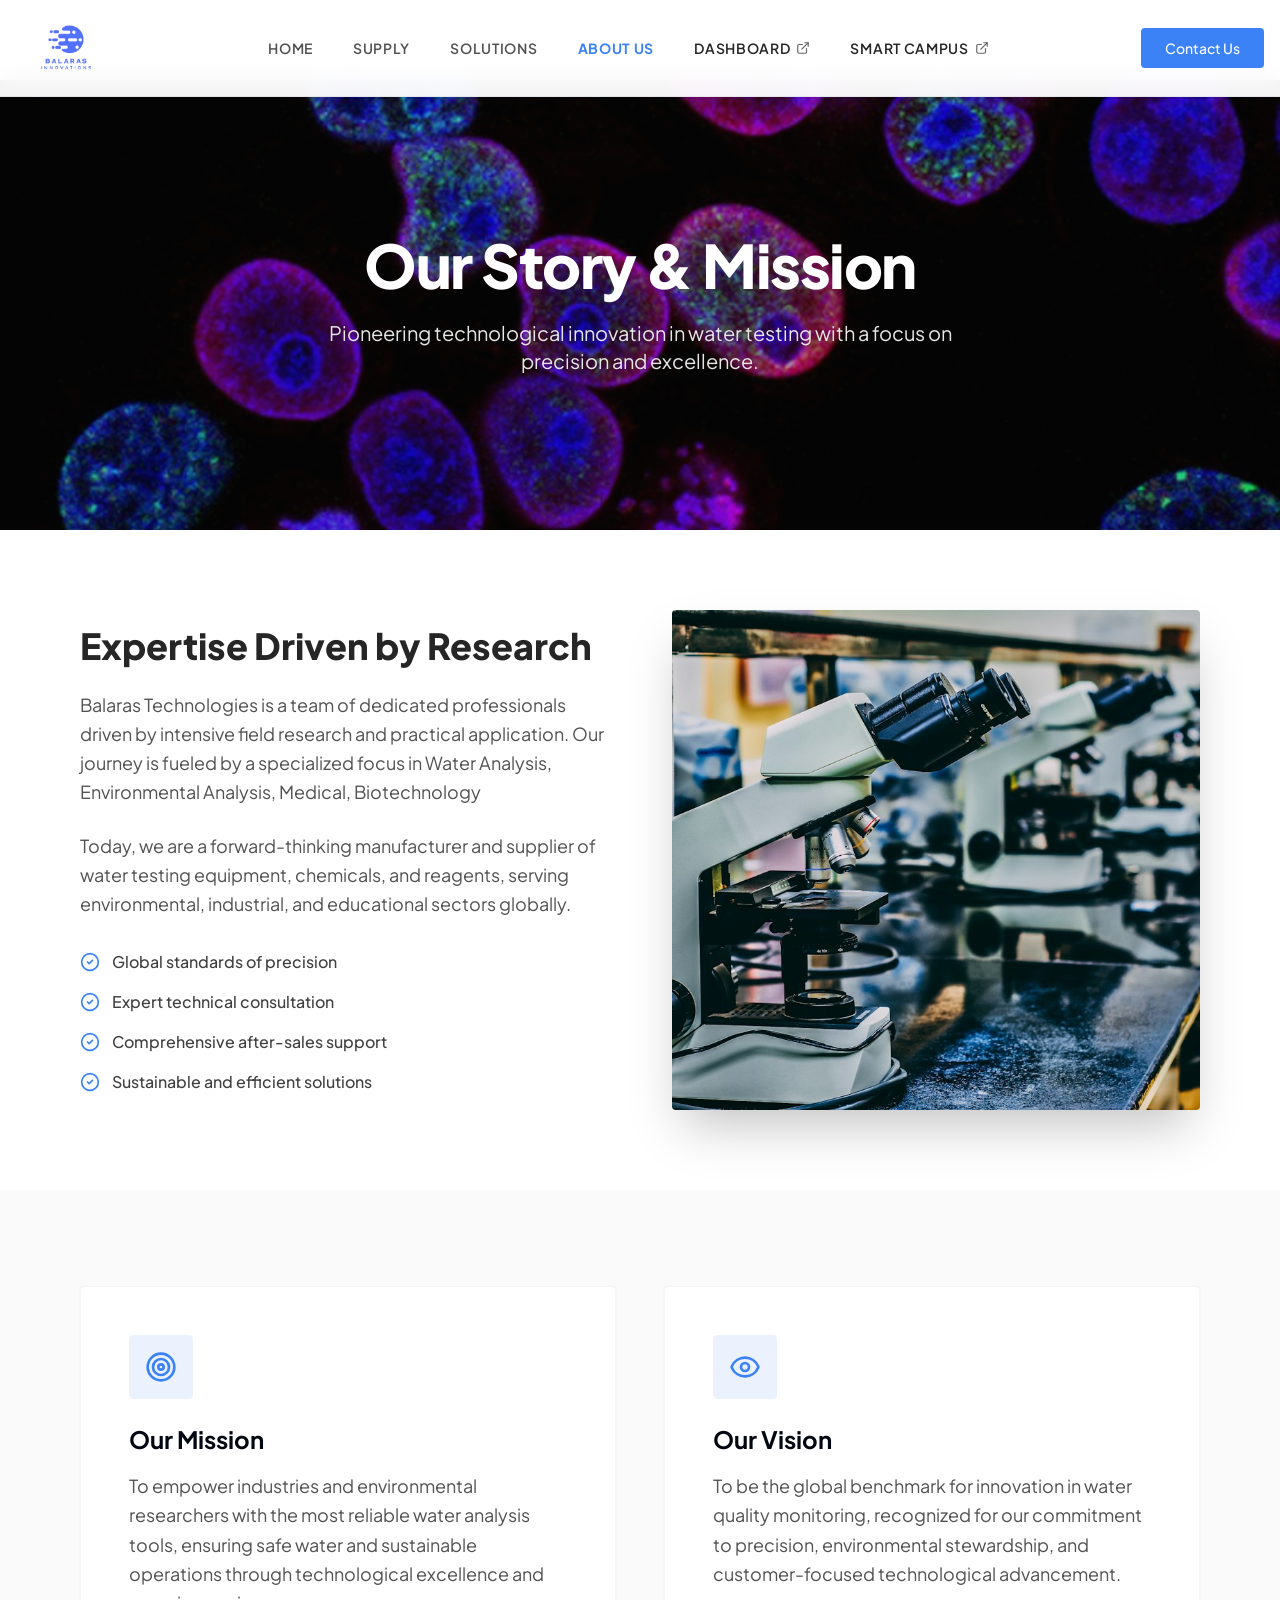
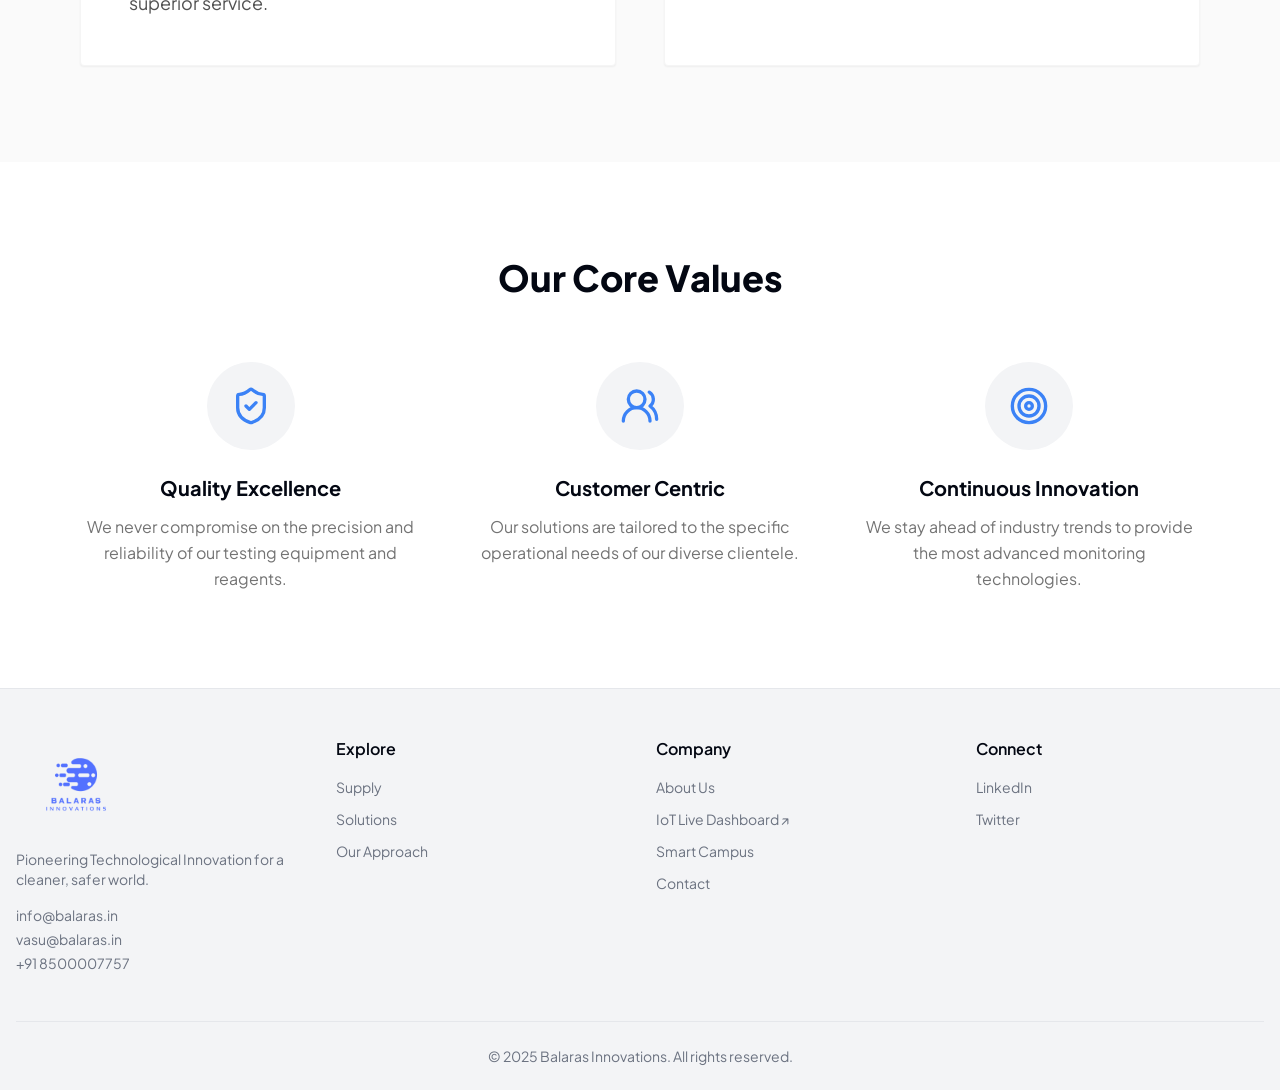
<file: about.html>
<!DOCTYPE html><!--MFM_m6q2CmvKFlhdtwxjk--><html lang="en" class="scroll-smooth"><head><meta charSet="utf-8"/><meta name="viewport" content="width=device-width, initial-scale=1"/><link rel="stylesheet" href="styles.css"/><link rel="preconnect" href="https://fonts.googleapis.com"/><link rel="preconnect" href="https://fonts.gstatic.com" crossorigin=""/><title>Balaras Innovations | Water Testing Solutions</title><meta name="description" content="Manufacturer and supplier of high-quality water testing equipment, test kits, and reagents."/><link rel="icon" href="assets/favicon.ico" type="image/x-icon" sizes="16x16"/><link href="https://fonts.googleapis.com/css2?family=Plus+Jakarta+Sans:wght@200..800&amp;display=swap" rel="stylesheet"/>
<style id="nav-click-fix">
  header {
    z-index: 9999 !important;
    pointer-events: auto !important;
  }
  header nav {
    pointer-events: auto !important;
    z-index: 10000 !important;
  }
  header nav a {
    pointer-events: auto !important;
    cursor: pointer !important;
    position: relative !important;
    z-index: 10001 !important;
    display: inline-flex !important;
    align-items: center !important;
  }
  /* Ensure hero overlays or background blurs never intercept clicks */
  section.relative .absolute {
    pointer-events: none !important;
  }
  /* Allow interactive elements inside hero (buttons, dots) to remain clickable */
  section.relative button,
  section.relative a,
  section.relative input,
  section.relative select,
  section.relative textarea {
    pointer-events: auto !important;
  }

  /* Mobile Drawer Positioning & Visibility */
  #mobile-drawer {
    transform: translateX(100%) !important;
  }
  #mobile-drawer.translate-x-0 {
    transform: translateX(0) !important;
  }
  #mobile-drawer.translate-x-full {
    transform: translateX(100%) !important;
  }
  #mobile-drawer-backdrop {
    pointer-events: auto;
  }
  #mobile-drawer-backdrop.hidden {
    display: none !important;
  }
  @media (min-width: 768px) {
    #mobile-drawer, #mobile-drawer-backdrop {
      display: none !important;
    }
  }

</style>
</head><body class="font-body antialiased" data-page="about"><div hidden=""><!--$--><!--/$--></div><div class="flex min-h-screen flex-col bg-background text-foreground"><header class="fixed top-0 z-50 w-full transition-all duration-300 bg-white/95 backdrop-blur-md border-b shadow-sm translate-y-0" style="z-index: 9999 !important; pointer-events: auto !important;"><div class="container flex h-24 items-center justify-between max-w-screen-2xl px-4"><a class="flex items-center gap-2 group" href="index.html"><img alt="Balaras Technologies Logo" width="420" height="100" decoding="async" data-nimg="1" class="h-20 w-auto object-contain" style="color:transparent" src="assets/logo1.png"/></a><nav class="hidden md:flex items-center gap-10 text-sm font-semibold uppercase tracking-wider"><a class="transition-colors duration-200 text-neutral-600 hover:text-primary" href="index.html">Home</a><a class="transition-colors duration-200 text-neutral-600 hover:text-primary" href="supply.html">Supply</a><a class="transition-colors duration-200 text-neutral-600 hover:text-primary" href="solutions.html">Solutions</a><a class="transition-colors duration-200 text-primary font-bold" href="about.html">About Us</a>
<a class="transition-colors duration-200 text-neutral-800 hover:text-primary flex items-center gap-1.5" href="https://balaras-iot-dashboard.onrender.com/dashboard/" target="_blank" rel="noopener noreferrer">Dashboard <svg xmlns="http://www.w3.org/2000/svg" width="14" height="14" viewBox="0 0 24 24" fill="none" stroke="currentColor" stroke-width="2" stroke-linecap="round" stroke-linejoin="round" class="opacity-70"><path d="M18 13v6a2 2 0 0 1-2 2H5a2 2 0 0 1-2-2V8a2 2 0 0 1 2-2h6"></path><polyline points="15 3 21 3 21 9"></polyline><line x1="10" y1="14" x2="21" y2="3"></line></svg></a>
<a class="transition-colors duration-200 text-neutral-800 hover:text-primary flex items-center gap-1.5" href="https://balarasinnovations.github.io/Smart-Campus/" target="_blank" rel="noopener noreferrer">Smart Campus <svg xmlns="http://www.w3.org/2000/svg" width="14" height="14" viewBox="0 0 24 24" fill="none" stroke="currentColor" stroke-width="2" stroke-linecap="round" stroke-linejoin="round" class="opacity-70"><path d="M18 13v6a2 2 0 0 1-2 2H5a2 2 0 0 1-2-2V8a2 2 0 0 1 2-2h6"></path><polyline points="15 3 21 3 21 9"></polyline><line x1="10" y1="14" x2="21" y2="3"></line></svg></a></nav><div class="flex items-center gap-4"><a class="items-center justify-center gap-2 whitespace-nowrap text-sm font-medium ring-offset-background transition-colors focus-visible:outline-none focus-visible:ring-2 focus-visible:ring-ring focus-visible:ring-offset-2 disabled:pointer-events-none disabled:opacity-50 [&amp;_svg]:pointer-events-none [&amp;_svg]:size-4 [&amp;_svg]:shrink-0 h-10 py-2 hidden md:flex bg-primary hover:bg-primary/90 text-white rounded-sm px-6" href="index.html#consultation">Contact Us</a><div class="md:hidden"><button class="inline-flex items-center justify-center gap-2 whitespace-nowrap rounded-md text-sm font-medium ring-offset-background transition-colors focus-visible:outline-none focus-visible:ring-2 focus-visible:ring-ring focus-visible:ring-offset-2 disabled:pointer-events-none disabled:opacity-50 [&amp;_svg]:pointer-events-none [&amp;_svg]:size-4 [&amp;_svg]:shrink-0 hover:bg-accent hover:text-accent-foreground h-10 w-10 text-neutral-800" type="button" aria-haspopup="dialog" aria-expanded="false" aria-controls="radix-_R_1ddb_" data-state="closed"><svg xmlns="http://www.w3.org/2000/svg" width="24" height="24" viewBox="0 0 24 24" fill="none" stroke="currentColor" stroke-width="2" stroke-linecap="round" stroke-linejoin="round" class="lucide lucide-menu h-6 w-6"><line x1="4" x2="20" y1="12" y2="12"></line><line x1="4" x2="20" y1="6" y2="6"></line><line x1="4" x2="20" y1="18" y2="18"></line></svg><span class="sr-only">Toggle Menu</span></button></div></div></div></header><main class="flex-1"><div class="pt-20"><section class="relative w-full h-[50vh] min-h-[400px] flex items-center justify-center bg-neutral-900"><img alt="Professional laboratory setting with water droplets and beakers, representing high-quality water testing." data-ai-hint="laboratory water" decoding="async" data-nimg="fill" class="object-cover opacity-80" style="position:absolute;height:100%;width:100%;left:0;top:0;right:0;bottom:0;color:transparent" sizes="100vw" src="assets/hero.jpg"/><div class="relative container mx-auto px-4 text-center text-white"><h1 class="text-4xl md:text-6xl font-extrabold tracking-tight">Our Story &amp; Mission</h1><p class="mt-6 text-xl text-neutral-200 max-w-2xl mx-auto">Pioneering technological innovation in water testing with a focus on precision and excellence.</p></div></section><section class="py-20 bg-white"><div class="container mx-auto px-4 max-w-6xl"><div class="grid lg:grid-cols-2 gap-16 items-center"><div><h2 class="text-3xl md:text-4xl font-extrabold text-neutral-800 mb-6">Expertise Driven by Research</h2><p class="text-lg text-neutral-600 leading-relaxed mb-6">Balaras Technologies is a team of dedicated professionals driven by intensive field research and practical application. Our journey is fueled by a specialized focus in Water Analysis, Environmental Analysis, Medical, Biotechnology</p><p class="text-lg text-neutral-600 leading-relaxed mb-8">Today, we are a forward-thinking manufacturer and supplier of water testing equipment, chemicals, and reagents, serving environmental, industrial, and educational sectors globally.</p><ul class="space-y-4"><li class="flex items-center gap-3 text-neutral-700 font-medium"><svg xmlns="http://www.w3.org/2000/svg" width="24" height="24" viewBox="0 0 24 24" fill="none" stroke="currentColor" stroke-width="2" stroke-linecap="round" stroke-linejoin="round" class="lucide lucide-circle-check text-primary h-5 w-5"><circle cx="12" cy="12" r="10"></circle><path d="m9 12 2 2 4-4"></path></svg>Global standards of precision</li><li class="flex items-center gap-3 text-neutral-700 font-medium"><svg xmlns="http://www.w3.org/2000/svg" width="24" height="24" viewBox="0 0 24 24" fill="none" stroke="currentColor" stroke-width="2" stroke-linecap="round" stroke-linejoin="round" class="lucide lucide-circle-check text-primary h-5 w-5"><circle cx="12" cy="12" r="10"></circle><path d="m9 12 2 2 4-4"></path></svg>Expert technical consultation</li><li class="flex items-center gap-3 text-neutral-700 font-medium"><svg xmlns="http://www.w3.org/2000/svg" width="24" height="24" viewBox="0 0 24 24" fill="none" stroke="currentColor" stroke-width="2" stroke-linecap="round" stroke-linejoin="round" class="lucide lucide-circle-check text-primary h-5 w-5"><circle cx="12" cy="12" r="10"></circle><path d="m9 12 2 2 4-4"></path></svg>Comprehensive after-sales support</li><li class="flex items-center gap-3 text-neutral-700 font-medium"><svg xmlns="http://www.w3.org/2000/svg" width="24" height="24" viewBox="0 0 24 24" fill="none" stroke="currentColor" stroke-width="2" stroke-linecap="round" stroke-linejoin="round" class="lucide lucide-circle-check text-primary h-5 w-5"><circle cx="12" cy="12" r="10"></circle><path d="m9 12 2 2 4-4"></path></svg>Sustainable and efficient solutions</li></ul></div><div class="relative h-[500px] rounded-sm overflow-hidden shadow-2xl"><img alt="Advanced robotic water analysis system in a high-tech facility." data-ai-hint="water technology" loading="lazy" decoding="async" data-nimg="fill" class="object-cover" style="position:absolute;height:100%;width:100%;left:0;top:0;right:0;bottom:0;color:transparent" sizes="100vw" src="assets/innovation.jpg"/></div></div></div></section><section class="py-24 bg-neutral-50"><div class="container mx-auto px-4 max-w-6xl"><div class="grid md:grid-cols-2 gap-12"><div class="bg-white p-12 rounded-sm shadow-sm border border-neutral-100"><div class="inline-flex p-4 bg-primary/10 rounded-sm mb-6"><svg xmlns="http://www.w3.org/2000/svg" width="24" height="24" viewBox="0 0 24 24" fill="none" stroke="currentColor" stroke-width="2" stroke-linecap="round" stroke-linejoin="round" class="lucide lucide-target h-8 w-8 text-primary"><circle cx="12" cy="12" r="10"></circle><circle cx="12" cy="12" r="6"></circle><circle cx="12" cy="12" r="2"></circle></svg></div><h3 class="text-2xl font-bold mb-4">Our Mission</h3><p class="text-neutral-600 text-lg leading-relaxed">To empower industries and environmental researchers with the most reliable water analysis tools, ensuring safe water and sustainable operations through technological excellence and superior service.</p></div><div class="bg-white p-12 rounded-sm shadow-sm border border-neutral-100"><div class="inline-flex p-4 bg-primary/10 rounded-sm mb-6"><svg xmlns="http://www.w3.org/2000/svg" width="24" height="24" viewBox="0 0 24 24" fill="none" stroke="currentColor" stroke-width="2" stroke-linecap="round" stroke-linejoin="round" class="lucide lucide-eye h-8 w-8 text-primary"><path d="M2.062 12.348a1 1 0 0 1 0-.696 10.75 10.75 0 0 1 19.876 0 1 1 0 0 1 0 .696 10.75 10.75 0 0 1-19.876 0"></path><circle cx="12" cy="12" r="3"></circle></svg></div><h3 class="text-2xl font-bold mb-4">Our Vision</h3><p class="text-neutral-600 text-lg leading-relaxed">To be the global benchmark for innovation in water quality monitoring, recognized for our commitment to precision, environmental stewardship, and customer-focused technological advancement.</p></div></div></div></section><section class="py-24 bg-white"><div class="container mx-auto px-4 max-w-6xl text-center"><h2 class="text-3xl md:text-4xl font-extrabold mb-16">Our Core Values</h2><div class="grid md:grid-cols-3 gap-12"><div class="flex flex-col items-center"><div class="mb-6 p-6 bg-secondary rounded-full"><svg xmlns="http://www.w3.org/2000/svg" width="24" height="24" viewBox="0 0 24 24" fill="none" stroke="currentColor" stroke-width="2" stroke-linecap="round" stroke-linejoin="round" class="lucide lucide-shield-check h-10 w-10 text-primary"><path d="M20 13c0 5-3.5 7.5-7.66 8.95a1 1 0 0 1-.67-.01C7.5 20.5 4 18 4 13V6a1 1 0 0 1 1-1c2 0 4.5-1.2 6.24-2.72a1.17 1.17 0 0 1 1.52 0C14.51 3.81 17 5 19 5a1 1 0 0 1 1 1z"></path><path d="m9 12 2 2 4-4"></path></svg></div><h4 class="text-xl font-bold mb-3">Quality Excellence</h4><p class="text-neutral-500 leading-relaxed">We never compromise on the precision and reliability of our testing equipment and reagents.</p></div><div class="flex flex-col items-center"><div class="mb-6 p-6 bg-secondary rounded-full"><svg xmlns="http://www.w3.org/2000/svg" width="24" height="24" viewBox="0 0 24 24" fill="none" stroke="currentColor" stroke-width="2" stroke-linecap="round" stroke-linejoin="round" class="lucide lucide-users-round h-10 w-10 text-primary"><path d="M18 21a8 8 0 0 0-16 0"></path><circle cx="10" cy="8" r="5"></circle><path d="M22 20c0-3.37-2-6.5-4-8a5 5 0 0 0-.45-8.3"></path></svg></div><h4 class="text-xl font-bold mb-3">Customer Centric</h4><p class="text-neutral-500 leading-relaxed">Our solutions are tailored to the specific operational needs of our diverse clientele.</p></div><div class="flex flex-col items-center"><div class="mb-6 p-6 bg-secondary rounded-full"><svg xmlns="http://www.w3.org/2000/svg" width="24" height="24" viewBox="0 0 24 24" fill="none" stroke="currentColor" stroke-width="2" stroke-linecap="round" stroke-linejoin="round" class="lucide lucide-target h-10 w-10 text-primary"><circle cx="12" cy="12" r="10"></circle><circle cx="12" cy="12" r="6"></circle><circle cx="12" cy="12" r="2"></circle></svg></div><h4 class="text-xl font-bold mb-3">Continuous Innovation</h4><p class="text-neutral-500 leading-relaxed">We stay ahead of industry trends to provide the most advanced monitoring technologies.</p></div></div></div></section></div><!--$--><!--/$--></main><footer class="bg-secondary border-t"><div class="container mx-auto max-w-screen-2xl px-4"><div class="grid grid-cols-1 md:grid-cols-4 gap-8 py-12"><div class="md:col-span-1"><div class="flex items-center mb-4"><a href="index.html"><img alt="Balaras Technologies Logo" loading="lazy" width="480" height="140" decoding="async" data-nimg="1" class="h-24 w-auto object-contain" style="color:transparent" src="assets/logo1.png"/></a></div><p class="text-sm text-muted-foreground">Pioneering Technological Innovation for a cleaner, safer world.</p><div class="mt-4 space-y-1 text-sm text-muted-foreground"><div><a class="hover:text-foreground" href="mailto:info@balaras.in">info@balaras.in</a></div><div><a class="hover:text-foreground" href="mailto:vasu@balaras.in">vasu@balaras.in</a></div><div><a class="hover:text-foreground" href="tel:+918500007757">+91 8500007757</a></div></div></div><div class="col-span-1 md:col-span-3 grid grid-cols-2 sm:grid-cols-3 gap-8"><div><h3 class="font-semibold text-foreground">Explore</h3><ul class="mt-4 space-y-3 text-sm"><li><a class="text-muted-foreground hover:text-foreground" href="supply.html">Supply</a></li><li><a class="text-muted-foreground hover:text-foreground" href="solutions.html">Solutions</a></li><li><a class="text-muted-foreground hover:text-foreground" href="index.html#our-approach">Our Approach</a></li></ul></div><div><h3 class="font-semibold text-foreground">Company</h3><ul class="mt-4 space-y-3 text-sm"><li><a class="text-muted-foreground hover:text-foreground" href="about.html">About Us</a></li>
<li><a class="text-muted-foreground hover:text-foreground" href="https://balaras-iot-dashboard.onrender.com/dashboard/" target="_blank" rel="noopener noreferrer">IoT Live Dashboard ↗</a></li>
<li><a class="text-muted-foreground hover:text-foreground" href="https://balarasinnovations.github.io/Smart-Campus/">Smart Campus</a></li><li><a class="text-muted-foreground hover:text-foreground" href="index.html#consultation">Contact</a></li></ul></div><div><h3 class="font-semibold text-foreground">Connect</h3><ul class="mt-4 space-y-3 text-sm"><li><a class="text-muted-foreground hover:text-foreground" href="#">LinkedIn</a></li><li><a class="text-muted-foreground hover:text-foreground" href="#">Twitter</a></li></ul></div></div></div><div class="py-6 border-t"><p class="text-sm text-muted-foreground text-center">© <!-- -->2025<!-- --> Balaras Innovations. All rights reserved.</p></div></div></footer></div><div role="region" aria-label="Notifications (F8)" tabindex="-1" style="pointer-events:none"><ol tabindex="-1" class="fixed top-0 z-[100] flex max-h-screen w-full flex-col-reverse p-4 sm:bottom-0 sm:right-0 sm:top-auto sm:flex-col md:max-w-[420px]"></ol></div>
<div id="mobile-drawer-backdrop" class="fixed inset-0 z-50 bg-black/80 hidden opacity-0 transition-opacity duration-300"></div>
<div id="mobile-drawer" style="transform: translateX(100%);" class="fixed z-50 inset-y-0 right-0 h-full w-[300px] border-l bg-background p-0 shadow-lg transition-transform duration-300 translate-x-full">
  <div class="flex h-full flex-col">
    <div class="flex items-center justify-between p-6 border-b">
      <a href="index.html" class="flex items-center gap-2">
        <img src="assets/logo1.png" alt="Balaras Technologies Logo" width="350" height="120" class="h-12 w-auto object-contain"/>
      </a>
      <button id="mobile-drawer-close" type="button" class="rounded-sm opacity-70 ring-offset-background transition-opacity hover:opacity-100 focus:outline-none focus:ring-2 focus:ring-ring focus:ring-offset-2">
        <svg xmlns="http://www.w3.org/2000/svg" width="24" height="24" viewBox="0 0 24 24" fill="none" stroke="currentColor" stroke-width="2" stroke-linecap="round" stroke-linejoin="round" class="h-4 w-4"><path d="M18 6 6 18"/><path d="m6 6 12 12"/></svg>
        <span class="sr-only">Close</span>
      </button>
    </div>
    <nav class="flex-grow p-6">
      <div class="flex flex-col space-y-6">
        <a href="index.html" class="text-lg font-medium text-foreground/80 transition-colors hover:text-foreground">Home</a>
        <a href="supply.html" class="text-lg font-medium text-foreground/80 transition-colors hover:text-foreground">Supply</a>
        <a href="solutions.html" class="text-lg font-medium text-foreground/80 transition-colors hover:text-foreground">Solutions</a>
        <a href="about.html" class="text-lg font-medium text-foreground/80 transition-colors hover:text-foreground">About Us</a>
<a href="https://balaras-iot-dashboard.onrender.com/dashboard/" target="_blank" rel="noopener noreferrer" class="text-lg font-medium text-foreground/80 transition-colors hover:text-foreground flex items-center justify-between">Dashboard <svg xmlns="http://www.w3.org/2000/svg" width="16" height="16" viewBox="0 0 24 24" fill="none" stroke="currentColor" stroke-width="2" stroke-linecap="round" stroke-linejoin="round" class="text-primary"><path d="M18 13v6a2 2 0 0 1-2 2H5a2 2 0 0 1-2-2V8a2 2 0 0 1 2-2h6"></path><polyline points="15 3 21 3 21 9"></polyline><line x1="10" y1="14" x2="21" y2="3"></line></svg></a>
<a href="https://balarasinnovations.github.io/Smart-Campus/" target="_blank" rel="noopener noreferrer" class="text-lg font-medium text-foreground/80 transition-colors hover:text-foreground flex items-center justify-between">Smart Campus <svg xmlns="http://www.w3.org/2000/svg" width="16" height="16" viewBox="0 0 24 24" fill="none" stroke="currentColor" stroke-width="2" stroke-linecap="round" stroke-linejoin="round" class="text-primary"><path d="M18 13v6a2 2 0 0 1-2 2H5a2 2 0 0 1-2-2V8a2 2 0 0 1 2-2h6"></path><polyline points="15 3 21 3 21 9"></polyline><line x1="10" y1="14" x2="21" y2="3"></line></svg></a>
      </div>
    </nav>
    <div class="border-t p-6">
      <a href="index.html#consultation" class="inline-flex items-center justify-center gap-2 whitespace-nowrap rounded-md font-medium ring-offset-background transition-colors bg-primary text-primary-foreground hover:bg-primary/90 h-10 px-4 py-2 w-full text-lg">Contact Us</a>
    </div>
  </div>
</div>
<script src="app.js"></script></body></html>
</file>
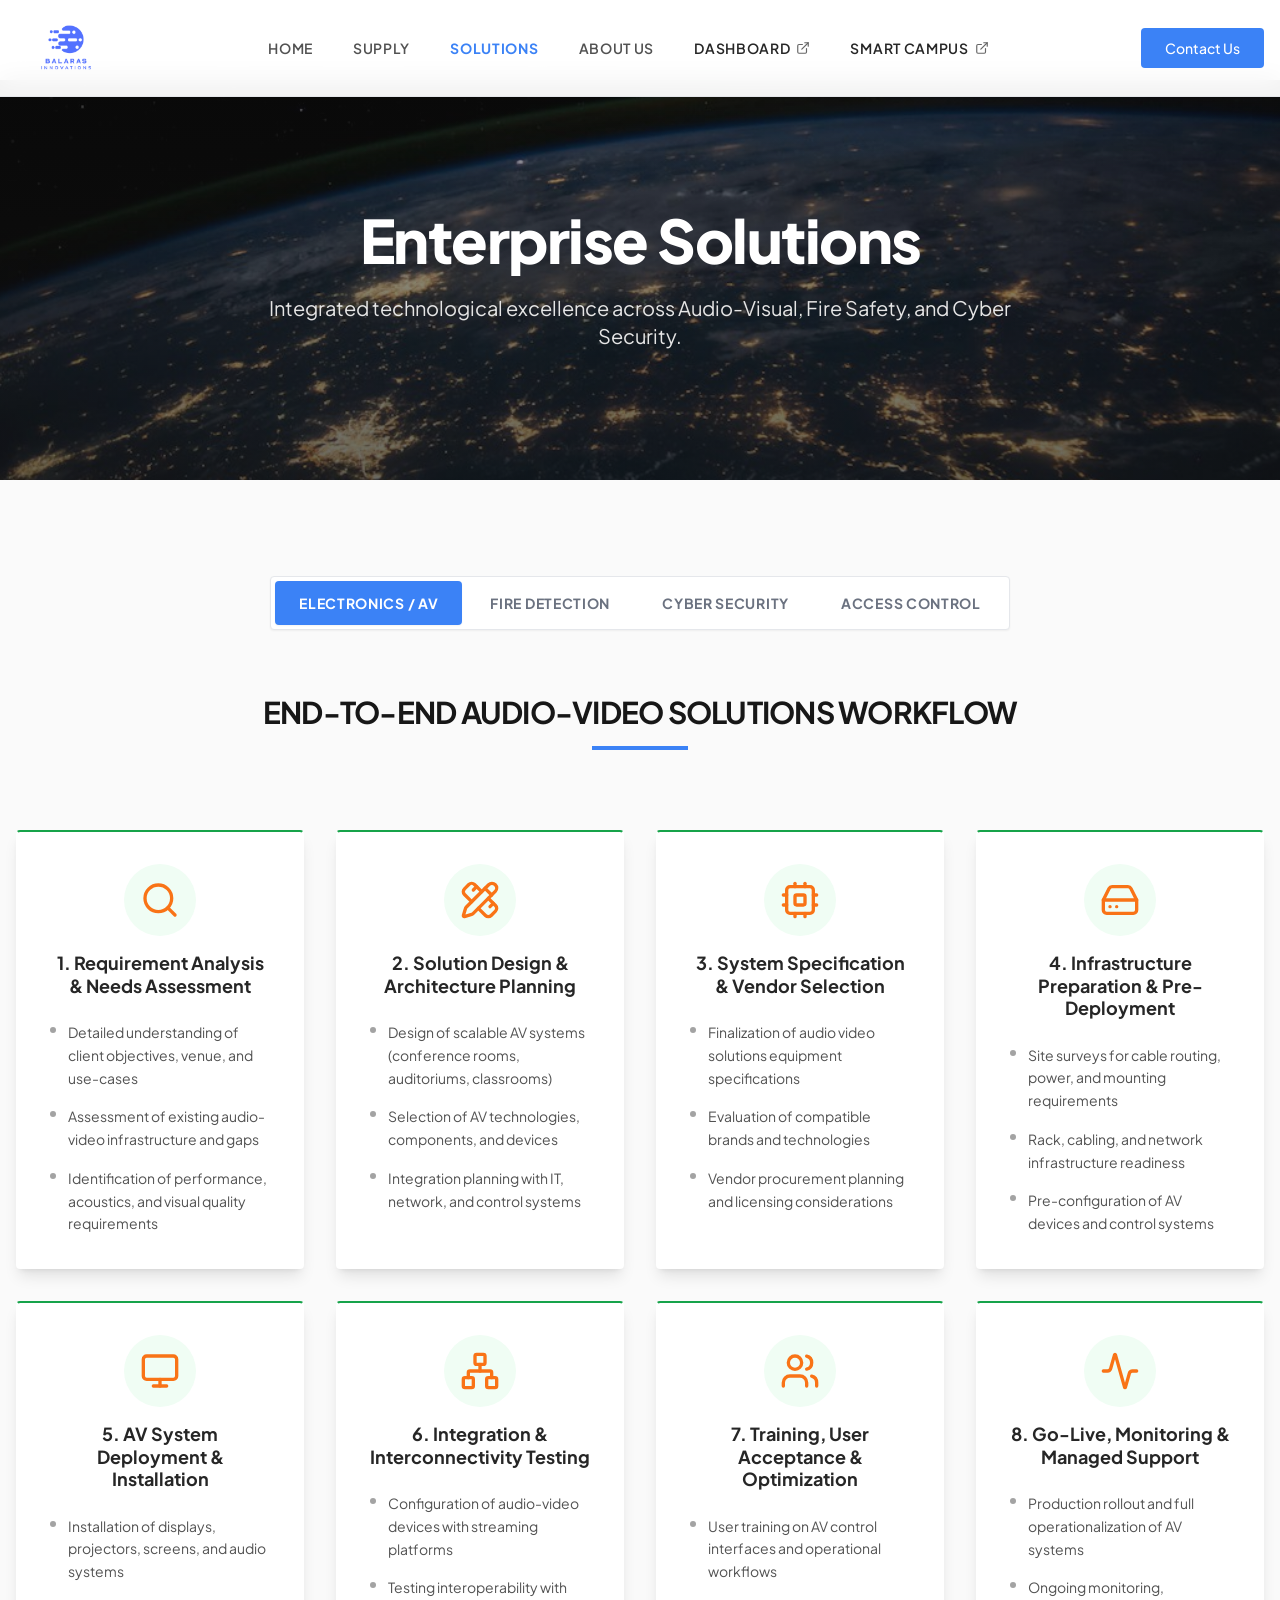
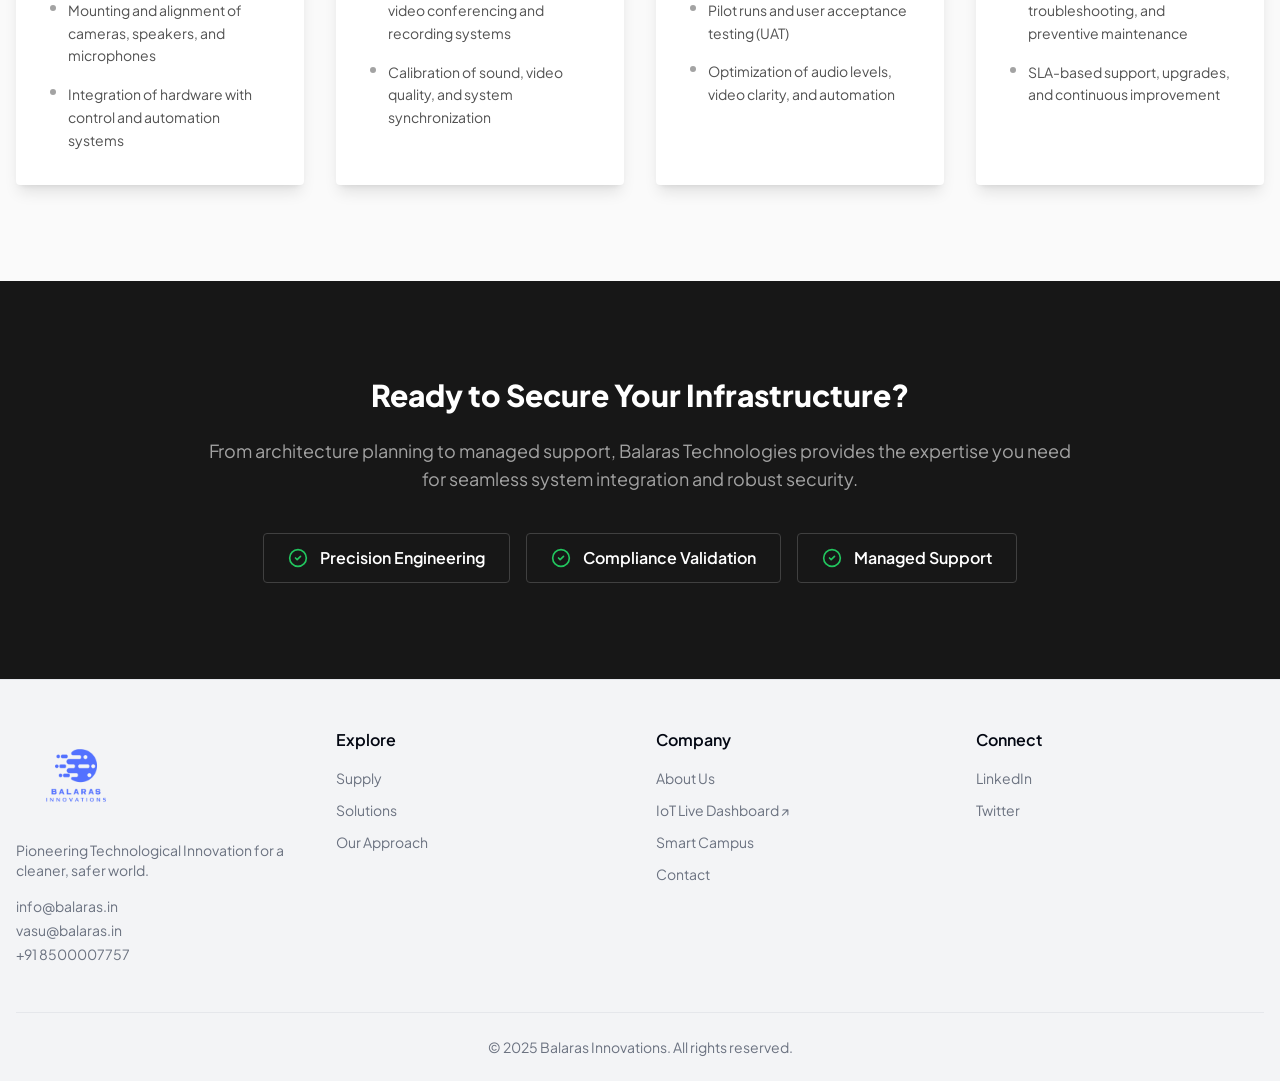
<file: solutions.html>
<!DOCTYPE html><!--MFM_m6q2CmvKFlhdtwxjk--><html lang="en" class="scroll-smooth"><head><meta charSet="utf-8"/><meta name="viewport" content="width=device-width, initial-scale=1"/><link rel="stylesheet" href="styles.css"/><link rel="preconnect" href="https://fonts.googleapis.com"/><link rel="preconnect" href="https://fonts.gstatic.com" crossorigin=""/><title>Balaras Innovations | Water Testing Solutions</title><meta name="description" content="Manufacturer and supplier of high-quality water testing equipment, test kits, and reagents."/><link rel="icon" href="assets/favicon.ico" type="image/x-icon" sizes="16x16"/><link href="https://fonts.googleapis.com/css2?family=Plus+Jakarta+Sans:wght@200..800&amp;display=swap" rel="stylesheet"/>
<style id="nav-click-fix">
  header {
    z-index: 9999 !important;
    pointer-events: auto !important;
  }
  header nav {
    pointer-events: auto !important;
    z-index: 10000 !important;
  }
  header nav a {
    pointer-events: auto !important;
    cursor: pointer !important;
    position: relative !important;
    z-index: 10001 !important;
    display: inline-flex !important;
    align-items: center !important;
  }
  /* Ensure hero overlays or background blurs never intercept clicks */
  section.relative .absolute {
    pointer-events: none !important;
  }
  /* Allow interactive elements inside hero (buttons, dots) to remain clickable */
  section.relative button,
  section.relative a,
  section.relative input,
  section.relative select,
  section.relative textarea {
    pointer-events: auto !important;
  }

  /* Mobile Drawer Positioning & Visibility */
  #mobile-drawer {
    transform: translateX(100%) !important;
  }
  #mobile-drawer.translate-x-0 {
    transform: translateX(0) !important;
  }
  #mobile-drawer.translate-x-full {
    transform: translateX(100%) !important;
  }
  #mobile-drawer-backdrop {
    pointer-events: auto;
  }
  #mobile-drawer-backdrop.hidden {
    display: none !important;
  }
  @media (min-width: 768px) {
    #mobile-drawer, #mobile-drawer-backdrop {
      display: none !important;
    }
  }

</style>
</head><body class="font-body antialiased" data-page="solutions"><div hidden=""><!--$--><!--/$--></div><div class="flex min-h-screen flex-col bg-background text-foreground"><header class="fixed top-0 z-50 w-full transition-all duration-300 bg-white/95 backdrop-blur-md border-b shadow-sm translate-y-0" style="z-index: 9999 !important; pointer-events: auto !important;"><div class="container flex h-24 items-center justify-between max-w-screen-2xl px-4"><a class="flex items-center gap-2 group" href="index.html"><img alt="Balaras Technologies Logo" width="420" height="100" decoding="async" data-nimg="1" class="h-20 w-auto object-contain" style="color:transparent" src="assets/logo1.png"/></a><nav class="hidden md:flex items-center gap-10 text-sm font-semibold uppercase tracking-wider"><a class="transition-colors duration-200 text-neutral-600 hover:text-primary" href="index.html">Home</a><a class="transition-colors duration-200 text-neutral-600 hover:text-primary" href="supply.html">Supply</a><a class="transition-colors duration-200 text-primary font-bold" href="solutions.html">Solutions</a><a class="transition-colors duration-200 text-neutral-600 hover:text-primary" href="about.html">About Us</a>
<a class="transition-colors duration-200 text-neutral-800 hover:text-primary flex items-center gap-1.5" href="https://balaras-iot-dashboard.onrender.com/dashboard/" target="_blank" rel="noopener noreferrer">Dashboard <svg xmlns="http://www.w3.org/2000/svg" width="14" height="14" viewBox="0 0 24 24" fill="none" stroke="currentColor" stroke-width="2" stroke-linecap="round" stroke-linejoin="round" class="opacity-70"><path d="M18 13v6a2 2 0 0 1-2 2H5a2 2 0 0 1-2-2V8a2 2 0 0 1 2-2h6"></path><polyline points="15 3 21 3 21 9"></polyline><line x1="10" y1="14" x2="21" y2="3"></line></svg></a>
<a class="transition-colors duration-200 text-neutral-800 hover:text-primary flex items-center gap-1.5" href="https://balarasinnovations.github.io/Smart-Campus/" target="_blank" rel="noopener noreferrer">Smart Campus <svg xmlns="http://www.w3.org/2000/svg" width="14" height="14" viewBox="0 0 24 24" fill="none" stroke="currentColor" stroke-width="2" stroke-linecap="round" stroke-linejoin="round" class="opacity-70"><path d="M18 13v6a2 2 0 0 1-2 2H5a2 2 0 0 1-2-2V8a2 2 0 0 1 2-2h6"></path><polyline points="15 3 21 3 21 9"></polyline><line x1="10" y1="14" x2="21" y2="3"></line></svg></a></nav><div class="flex items-center gap-4"><a class="items-center justify-center gap-2 whitespace-nowrap text-sm font-medium ring-offset-background transition-colors focus-visible:outline-none focus-visible:ring-2 focus-visible:ring-ring focus-visible:ring-offset-2 disabled:pointer-events-none disabled:opacity-50 [&amp;_svg]:pointer-events-none [&amp;_svg]:size-4 [&amp;_svg]:shrink-0 h-10 py-2 hidden md:flex bg-primary hover:bg-primary/90 text-white rounded-sm px-6" href="index.html#consultation">Contact Us</a><div class="md:hidden"><button class="inline-flex items-center justify-center gap-2 whitespace-nowrap rounded-md text-sm font-medium ring-offset-background transition-colors focus-visible:outline-none focus-visible:ring-2 focus-visible:ring-ring focus-visible:ring-offset-2 disabled:pointer-events-none disabled:opacity-50 [&amp;_svg]:pointer-events-none [&amp;_svg]:size-4 [&amp;_svg]:shrink-0 hover:bg-accent hover:text-accent-foreground h-10 w-10 text-neutral-800" type="button" aria-haspopup="dialog" aria-expanded="false" aria-controls="radix-_R_1ddb_" data-state="closed"><svg xmlns="http://www.w3.org/2000/svg" width="24" height="24" viewBox="0 0 24 24" fill="none" stroke="currentColor" stroke-width="2" stroke-linecap="round" stroke-linejoin="round" class="lucide lucide-menu h-6 w-6"><line x1="4" x2="20" y1="12" y2="12"></line><line x1="4" x2="20" y1="6" y2="6"></line><line x1="4" x2="20" y1="18" y2="18"></line></svg><span class="sr-only">Toggle Menu</span></button></div></div></div></header><main class="flex-1"><div class="pt-20 bg-neutral-50 min-h-screen"><section class="relative w-full h-[40vh] min-h-[400px] flex items-center justify-center bg-neutral-900 overflow-hidden"><img alt="High-tech digital network and data infrastructure representing integrated enterprise solutions." data-ai-hint="digital network" decoding="async" data-nimg="fill" class="object-cover opacity-60 scale-105" style="position:absolute;height:100%;width:100%;left:0;top:0;right:0;bottom:0;color:transparent" sizes="100vw" src="assets/solutions-hero.jpg"/><div class="relative container mx-auto px-4 text-center text-white z-10"><h1 class="text-4xl md:text-6xl font-extrabold tracking-tight animate-hero-text-1">Enterprise Solutions</h1><p class="mt-6 text-xl text-neutral-200 max-w-3xl mx-auto animate-hero-text-2">Integrated technological excellence across Audio-Visual, Fire Safety, and Cyber Security.</p></div><div class="absolute inset-0 bg-gradient-to-b from-transparent to-neutral-900/40"></div></section><section class="py-16 sm:py-24"><div class="container mx-auto px-4 max-w-screen-2xl"><div dir="ltr" data-orientation="horizontal" class="w-full"><div class="flex justify-center mb-16"><div role="tablist" aria-orientation="horizontal" class="items-center text-muted-foreground bg-white border p-1 rounded-sm shadow-sm h-auto flex flex-wrap justify-center gap-1" tabindex="-1" data-orientation="horizontal" style="outline:none"><button type="button" role="tab" aria-selected="true" aria-controls="radix-_R_2av5udb_-content-electronics" data-state="active" id="radix-_R_2av5udb_-trigger-electronics" class="inline-flex items-center justify-center whitespace-nowrap ring-offset-background transition-all focus-visible:outline-none focus-visible:ring-2 focus-visible:ring-ring focus-visible:ring-offset-2 disabled:pointer-events-none disabled:opacity-50 data-[state=active]:shadow-sm px-6 py-3 data-[state=active]:bg-primary data-[state=active]:text-white font-bold uppercase tracking-wider text-xs sm:text-sm rounded-sm" tabindex="-1" data-orientation="horizontal" data-radix-collection-item="">Electronics / AV</button><button type="button" role="tab" aria-selected="false" aria-controls="radix-_R_2av5udb_-content-fire" data-state="inactive" id="radix-_R_2av5udb_-trigger-fire" class="inline-flex items-center justify-center whitespace-nowrap ring-offset-background transition-all focus-visible:outline-none focus-visible:ring-2 focus-visible:ring-ring focus-visible:ring-offset-2 disabled:pointer-events-none disabled:opacity-50 data-[state=active]:shadow-sm px-6 py-3 data-[state=active]:bg-primary data-[state=active]:text-white font-bold uppercase tracking-wider text-xs sm:text-sm rounded-sm" tabindex="-1" data-orientation="horizontal" data-radix-collection-item="">Fire Detection</button><button type="button" role="tab" aria-selected="false" aria-controls="radix-_R_2av5udb_-content-cyber" data-state="inactive" id="radix-_R_2av5udb_-trigger-cyber" class="inline-flex items-center justify-center whitespace-nowrap ring-offset-background transition-all focus-visible:outline-none focus-visible:ring-2 focus-visible:ring-ring focus-visible:ring-offset-2 disabled:pointer-events-none disabled:opacity-50 data-[state=active]:shadow-sm px-6 py-3 data-[state=active]:bg-primary data-[state=active]:text-white font-bold uppercase tracking-wider text-xs sm:text-sm rounded-sm" tabindex="-1" data-orientation="horizontal" data-radix-collection-item="">Cyber Security</button><button type="button" role="tab" aria-selected="false" aria-controls="radix-_R_2av5udb_-content-access" data-state="inactive" id="radix-_R_2av5udb_-trigger-access" class="inline-flex items-center justify-center whitespace-nowrap ring-offset-background transition-all focus-visible:outline-none focus-visible:ring-2 focus-visible:ring-ring focus-visible:ring-offset-2 disabled:pointer-events-none disabled:opacity-50 data-[state=active]:shadow-sm px-6 py-3 data-[state=active]:bg-primary data-[state=active]:text-white font-bold uppercase tracking-wider text-xs sm:text-sm rounded-sm" tabindex="-1" data-orientation="horizontal" data-radix-collection-item="">Access Control</button></div></div><div data-state="active" data-orientation="horizontal" role="tabpanel" aria-labelledby="radix-_R_2av5udb_-trigger-electronics" id="radix-_R_2av5udb_-content-electronics" tabindex="0" class="mt-2 ring-offset-background focus-visible:outline-none focus-visible:ring-2 focus-visible:ring-ring focus-visible:ring-offset-2 animate-in fade-in duration-500" style="animation-duration:0s"><div class="text-center max-w-4xl mx-auto mb-20"><h2 class="text-2xl md:text-3xl font-bold tracking-tight text-neutral-900 uppercase">End-to-End Audio-Video Solutions Workflow</h2><div class="mt-4 h-1 w-24 bg-primary mx-auto"></div></div><div class="grid md:grid-cols-2 lg:grid-cols-4 gap-8"><div class="bg-white p-8 rounded-sm border-2 border-transparent border-t-green-600 shadow-lg hover:shadow-xl transition-all duration-300 group"><div class="flex flex-col items-center text-center mb-6"><div class="mb-4 p-4 bg-green-50 rounded-full group-hover:bg-green-100 transition-colors"><svg xmlns="http://www.w3.org/2000/svg" width="24" height="24" viewBox="0 0 24 24" fill="none" stroke="currentColor" stroke-width="2" stroke-linecap="round" stroke-linejoin="round" class="lucide lucide-search h-10 w-10 text-orange-500"><circle cx="11" cy="11" r="8"></circle><path d="m21 21-4.3-4.3"></path></svg></div><h3 class="text-lg font-bold text-neutral-800 leading-tight">1<!-- -->. <!-- -->Requirement Analysis &amp; Needs Assessment</h3></div><ul class="space-y-4"><li class="flex items-start gap-3 text-sm text-neutral-600 leading-relaxed"><div class="mt-1.5 h-1.5 w-1.5 rounded-full bg-neutral-400 shrink-0"></div><span>Detailed understanding of client objectives, venue, and use-cases</span></li><li class="flex items-start gap-3 text-sm text-neutral-600 leading-relaxed"><div class="mt-1.5 h-1.5 w-1.5 rounded-full bg-neutral-400 shrink-0"></div><span>Assessment of existing audio-video infrastructure and gaps</span></li><li class="flex items-start gap-3 text-sm text-neutral-600 leading-relaxed"><div class="mt-1.5 h-1.5 w-1.5 rounded-full bg-neutral-400 shrink-0"></div><span>Identification of performance, acoustics, and visual quality requirements</span></li></ul></div><div class="bg-white p-8 rounded-sm border-2 border-transparent border-t-green-600 shadow-lg hover:shadow-xl transition-all duration-300 group"><div class="flex flex-col items-center text-center mb-6"><div class="mb-4 p-4 bg-green-50 rounded-full group-hover:bg-green-100 transition-colors"><svg xmlns="http://www.w3.org/2000/svg" width="24" height="24" viewBox="0 0 24 24" fill="none" stroke="currentColor" stroke-width="2" stroke-linecap="round" stroke-linejoin="round" class="lucide lucide-pencil-ruler h-10 w-10 text-orange-500"><path d="M13 7 8.7 2.7a2.41 2.41 0 0 0-3.4 0L2.7 5.3a2.41 2.41 0 0 0 0 3.4L7 13"></path><path d="m8 6 2-2"></path><path d="m18 16 2-2"></path><path d="m17 11 4.3 4.3c.94.94.94 2.46 0 3.4l-2.6 2.6c-.94.94-2.46.94-3.4 0L11 17"></path><path d="M21.174 6.812a1 1 0 0 0-3.986-3.987L3.842 16.174a2 2 0 0 0-.5.83l-1.321 4.352a.5.5 0 0 0 .623.622l4.353-1.32a2 2 0 0 0 .83-.497z"></path><path d="m15 5 4 4"></path></svg></div><h3 class="text-lg font-bold text-neutral-800 leading-tight">2<!-- -->. <!-- -->Solution Design &amp; Architecture Planning</h3></div><ul class="space-y-4"><li class="flex items-start gap-3 text-sm text-neutral-600 leading-relaxed"><div class="mt-1.5 h-1.5 w-1.5 rounded-full bg-neutral-400 shrink-0"></div><span>Design of scalable AV systems (conference rooms, auditoriums, classrooms)</span></li><li class="flex items-start gap-3 text-sm text-neutral-600 leading-relaxed"><div class="mt-1.5 h-1.5 w-1.5 rounded-full bg-neutral-400 shrink-0"></div><span>Selection of AV technologies, components, and devices</span></li><li class="flex items-start gap-3 text-sm text-neutral-600 leading-relaxed"><div class="mt-1.5 h-1.5 w-1.5 rounded-full bg-neutral-400 shrink-0"></div><span>Integration planning with IT, network, and control systems</span></li></ul></div><div class="bg-white p-8 rounded-sm border-2 border-transparent border-t-green-600 shadow-lg hover:shadow-xl transition-all duration-300 group"><div class="flex flex-col items-center text-center mb-6"><div class="mb-4 p-4 bg-green-50 rounded-full group-hover:bg-green-100 transition-colors"><svg xmlns="http://www.w3.org/2000/svg" width="24" height="24" viewBox="0 0 24 24" fill="none" stroke="currentColor" stroke-width="2" stroke-linecap="round" stroke-linejoin="round" class="lucide lucide-cpu h-10 w-10 text-orange-500"><rect width="16" height="16" x="4" y="4" rx="2"></rect><rect width="6" height="6" x="9" y="9" rx="1"></rect><path d="M15 2v2"></path><path d="M15 20v2"></path><path d="M2 15h2"></path><path d="M2 9h2"></path><path d="M20 15h2"></path><path d="M20 9h2"></path><path d="M9 2v2"></path><path d="M9 20v2"></path></svg></div><h3 class="text-lg font-bold text-neutral-800 leading-tight">3<!-- -->. <!-- -->System Specification &amp; Vendor Selection</h3></div><ul class="space-y-4"><li class="flex items-start gap-3 text-sm text-neutral-600 leading-relaxed"><div class="mt-1.5 h-1.5 w-1.5 rounded-full bg-neutral-400 shrink-0"></div><span>Finalization of audio video solutions equipment specifications</span></li><li class="flex items-start gap-3 text-sm text-neutral-600 leading-relaxed"><div class="mt-1.5 h-1.5 w-1.5 rounded-full bg-neutral-400 shrink-0"></div><span>Evaluation of compatible brands and technologies</span></li><li class="flex items-start gap-3 text-sm text-neutral-600 leading-relaxed"><div class="mt-1.5 h-1.5 w-1.5 rounded-full bg-neutral-400 shrink-0"></div><span>Vendor procurement planning and licensing considerations</span></li></ul></div><div class="bg-white p-8 rounded-sm border-2 border-transparent border-t-green-600 shadow-lg hover:shadow-xl transition-all duration-300 group"><div class="flex flex-col items-center text-center mb-6"><div class="mb-4 p-4 bg-green-50 rounded-full group-hover:bg-green-100 transition-colors"><svg xmlns="http://www.w3.org/2000/svg" width="24" height="24" viewBox="0 0 24 24" fill="none" stroke="currentColor" stroke-width="2" stroke-linecap="round" stroke-linejoin="round" class="lucide lucide-hard-drive h-10 w-10 text-orange-500"><line x1="22" x2="2" y1="12" y2="12"></line><path d="M5.45 5.11 2 12v6a2 2 0 0 0 2 2h16a2 2 0 0 0 2-2v-6l-3.45-6.89A2 2 0 0 0 16.76 4H7.24a2 2 0 0 0-1.79 1.11z"></path><line x1="6" x2="6.01" y1="16" y2="16"></line><line x1="10" x2="10.01" y1="16" y2="16"></line></svg></div><h3 class="text-lg font-bold text-neutral-800 leading-tight">4<!-- -->. <!-- -->Infrastructure Preparation &amp; Pre-Deployment</h3></div><ul class="space-y-4"><li class="flex items-start gap-3 text-sm text-neutral-600 leading-relaxed"><div class="mt-1.5 h-1.5 w-1.5 rounded-full bg-neutral-400 shrink-0"></div><span>Site surveys for cable routing, power, and mounting requirements</span></li><li class="flex items-start gap-3 text-sm text-neutral-600 leading-relaxed"><div class="mt-1.5 h-1.5 w-1.5 rounded-full bg-neutral-400 shrink-0"></div><span>Rack, cabling, and network infrastructure readiness</span></li><li class="flex items-start gap-3 text-sm text-neutral-600 leading-relaxed"><div class="mt-1.5 h-1.5 w-1.5 rounded-full bg-neutral-400 shrink-0"></div><span>Pre-configuration of AV devices and control systems</span></li></ul></div><div class="bg-white p-8 rounded-sm border-2 border-transparent border-t-green-600 shadow-lg hover:shadow-xl transition-all duration-300 group"><div class="flex flex-col items-center text-center mb-6"><div class="mb-4 p-4 bg-green-50 rounded-full group-hover:bg-green-100 transition-colors"><svg xmlns="http://www.w3.org/2000/svg" width="24" height="24" viewBox="0 0 24 24" fill="none" stroke="currentColor" stroke-width="2" stroke-linecap="round" stroke-linejoin="round" class="lucide lucide-monitor h-10 w-10 text-orange-500"><rect width="20" height="14" x="2" y="3" rx="2"></rect><line x1="8" x2="16" y1="21" y2="21"></line><line x1="12" x2="12" y1="17" y2="21"></line></svg></div><h3 class="text-lg font-bold text-neutral-800 leading-tight">5<!-- -->. <!-- -->AV System Deployment &amp; Installation</h3></div><ul class="space-y-4"><li class="flex items-start gap-3 text-sm text-neutral-600 leading-relaxed"><div class="mt-1.5 h-1.5 w-1.5 rounded-full bg-neutral-400 shrink-0"></div><span>Installation of displays, projectors, screens, and audio systems</span></li><li class="flex items-start gap-3 text-sm text-neutral-600 leading-relaxed"><div class="mt-1.5 h-1.5 w-1.5 rounded-full bg-neutral-400 shrink-0"></div><span>Mounting and alignment of cameras, speakers, and microphones</span></li><li class="flex items-start gap-3 text-sm text-neutral-600 leading-relaxed"><div class="mt-1.5 h-1.5 w-1.5 rounded-full bg-neutral-400 shrink-0"></div><span>Integration of hardware with control and automation systems</span></li></ul></div><div class="bg-white p-8 rounded-sm border-2 border-transparent border-t-green-600 shadow-lg hover:shadow-xl transition-all duration-300 group"><div class="flex flex-col items-center text-center mb-6"><div class="mb-4 p-4 bg-green-50 rounded-full group-hover:bg-green-100 transition-colors"><svg xmlns="http://www.w3.org/2000/svg" width="24" height="24" viewBox="0 0 24 24" fill="none" stroke="currentColor" stroke-width="2" stroke-linecap="round" stroke-linejoin="round" class="lucide lucide-network h-10 w-10 text-orange-500"><rect x="16" y="16" width="6" height="6" rx="1"></rect><rect x="2" y="16" width="6" height="6" rx="1"></rect><rect x="9" y="2" width="6" height="6" rx="1"></rect><path d="M5 16v-3a1 1 0 0 1 1-1h12a1 1 0 0 1 1 1v3"></path><path d="M12 12V8"></path></svg></div><h3 class="text-lg font-bold text-neutral-800 leading-tight">6<!-- -->. <!-- -->Integration &amp; Interconnectivity Testing</h3></div><ul class="space-y-4"><li class="flex items-start gap-3 text-sm text-neutral-600 leading-relaxed"><div class="mt-1.5 h-1.5 w-1.5 rounded-full bg-neutral-400 shrink-0"></div><span>Configuration of audio-video devices with streaming platforms</span></li><li class="flex items-start gap-3 text-sm text-neutral-600 leading-relaxed"><div class="mt-1.5 h-1.5 w-1.5 rounded-full bg-neutral-400 shrink-0"></div><span>Testing interoperability with video conferencing and recording systems</span></li><li class="flex items-start gap-3 text-sm text-neutral-600 leading-relaxed"><div class="mt-1.5 h-1.5 w-1.5 rounded-full bg-neutral-400 shrink-0"></div><span>Calibration of sound, video quality, and system synchronization</span></li></ul></div><div class="bg-white p-8 rounded-sm border-2 border-transparent border-t-green-600 shadow-lg hover:shadow-xl transition-all duration-300 group"><div class="flex flex-col items-center text-center mb-6"><div class="mb-4 p-4 bg-green-50 rounded-full group-hover:bg-green-100 transition-colors"><svg xmlns="http://www.w3.org/2000/svg" width="24" height="24" viewBox="0 0 24 24" fill="none" stroke="currentColor" stroke-width="2" stroke-linecap="round" stroke-linejoin="round" class="lucide lucide-users h-10 w-10 text-orange-500"><path d="M16 21v-2a4 4 0 0 0-4-4H6a4 4 0 0 0-4 4v2"></path><circle cx="9" cy="7" r="4"></circle><path d="M22 21v-2a4 4 0 0 0-3-3.87"></path><path d="M16 3.13a4 4 0 0 1 0 7.75"></path></svg></div><h3 class="text-lg font-bold text-neutral-800 leading-tight">7<!-- -->. <!-- -->Training, User Acceptance &amp; Optimization</h3></div><ul class="space-y-4"><li class="flex items-start gap-3 text-sm text-neutral-600 leading-relaxed"><div class="mt-1.5 h-1.5 w-1.5 rounded-full bg-neutral-400 shrink-0"></div><span>User training on AV control interfaces and operational workflows</span></li><li class="flex items-start gap-3 text-sm text-neutral-600 leading-relaxed"><div class="mt-1.5 h-1.5 w-1.5 rounded-full bg-neutral-400 shrink-0"></div><span>Pilot runs and user acceptance testing (UAT)</span></li><li class="flex items-start gap-3 text-sm text-neutral-600 leading-relaxed"><div class="mt-1.5 h-1.5 w-1.5 rounded-full bg-neutral-400 shrink-0"></div><span>Optimization of audio levels, video clarity, and automation</span></li></ul></div><div class="bg-white p-8 rounded-sm border-2 border-transparent border-t-green-600 shadow-lg hover:shadow-xl transition-all duration-300 group"><div class="flex flex-col items-center text-center mb-6"><div class="mb-4 p-4 bg-green-50 rounded-full group-hover:bg-green-100 transition-colors"><svg xmlns="http://www.w3.org/2000/svg" width="24" height="24" viewBox="0 0 24 24" fill="none" stroke="currentColor" stroke-width="2" stroke-linecap="round" stroke-linejoin="round" class="lucide lucide-activity h-10 w-10 text-orange-500"><path d="M22 12h-2.48a2 2 0 0 0-1.93 1.46l-2.35 8.36a.25.25 0 0 1-.48 0L9.24 2.18a.25.25 0 0 0-.48 0l-2.35 8.36A2 2 0 0 1 4.49 12H2"></path></svg></div><h3 class="text-lg font-bold text-neutral-800 leading-tight">8<!-- -->. <!-- -->Go-Live, Monitoring &amp; Managed Support</h3></div><ul class="space-y-4"><li class="flex items-start gap-3 text-sm text-neutral-600 leading-relaxed"><div class="mt-1.5 h-1.5 w-1.5 rounded-full bg-neutral-400 shrink-0"></div><span>Production rollout and full operationalization of AV systems</span></li><li class="flex items-start gap-3 text-sm text-neutral-600 leading-relaxed"><div class="mt-1.5 h-1.5 w-1.5 rounded-full bg-neutral-400 shrink-0"></div><span>Ongoing monitoring, troubleshooting, and preventive maintenance</span></li><li class="flex items-start gap-3 text-sm text-neutral-600 leading-relaxed"><div class="mt-1.5 h-1.5 w-1.5 rounded-full bg-neutral-400 shrink-0"></div><span>SLA-based support, upgrades, and continuous improvement</span></li></ul></div></div></div><div data-state="inactive" data-orientation="horizontal" role="tabpanel" aria-labelledby="radix-_R_2av5udb_-trigger-fire" hidden="" id="radix-_R_2av5udb_-content-fire" tabindex="0" class="mt-2 ring-offset-background focus-visible:outline-none focus-visible:ring-2 focus-visible:ring-ring focus-visible:ring-offset-2 animate-in fade-in duration-500"><div class="text-center max-w-4xl mx-auto mb-16"><div class="flex items-center justify-center gap-3 mb-4"><svg xmlns="http://www.w3.org/2000/svg" width="24" height="24" viewBox="0 0 24 24" fill="none" stroke="currentColor" stroke-width="2" stroke-linecap="round" stroke-linejoin="round" class="lucide lucide-flame h-8 w-8 text-red-600"><path d="M8.5 14.5A2.5 2.5 0 0 0 11 12c0-1.38-.5-2-1-3-1.072-2.143-.224-4.054 2-6 .5 2.5 2 4.9 4 6.5 2 1.6 3 3.5 3 5.5a7 7 0 1 1-14 0c0-1.153.433-2.294 1-3a2.5 2.5 0 0 0 2.5 2.5z"></path></svg><h2 class="text-3xl md:text-4xl font-extrabold tracking-tight text-neutral-900">Electronics / Fire Detection</h2></div><div class="flex items-center gap-4 max-w-md mx-auto"><div class="h-px flex-1 bg-green-600"></div><span class="text-sm font-bold text-green-600 uppercase tracking-widest">What We Offer</span><div class="h-px flex-1 bg-green-600"></div></div></div><div class="grid md:grid-cols-2 lg:grid-cols-3 gap-0 border border-neutral-100 shadow-2xl rounded-sm overflow-hidden"><div class="p-8 lg:p-12 transition-all duration-300 hover:brightness-95 bg-emerald-50 border-emerald-200 border-b border-r"><div class="flex items-center gap-4 mb-6"><div class="p-3 bg-white/60 rounded-sm"><svg xmlns="http://www.w3.org/2000/svg" width="24" height="24" viewBox="0 0 24 24" fill="none" stroke="currentColor" stroke-width="2" stroke-linecap="round" stroke-linejoin="round" class="lucide lucide-shield-check h-6 w-6 text-neutral-800"><path d="M20 13c0 5-3.5 7.5-7.66 8.95a1 1 0 0 1-.67-.01C7.5 20.5 4 18 4 13V6a1 1 0 0 1 1-1c2 0 4.5-1.2 6.24-2.72a1.17 1.17 0 0 1 1.52 0C14.51 3.81 17 5 19 5a1 1 0 0 1 1 1z"></path><path d="m9 12 2 2 4-4"></path></svg></div><h3 class="text-lg font-bold text-neutral-900 leading-snug">Fire Safety Risk Assessment &amp; Site Survey</h3></div><ul class="space-y-4"><li class="flex items-start gap-3 text-sm text-neutral-700 leading-relaxed"><div class="mt-1.5 h-1.5 w-1.5 rounded-full bg-neutral-400 shrink-0"></div><span>Evaluate building layout, occupancy type, and fire risk zones</span></li><li class="flex items-start gap-3 text-sm text-neutral-700 leading-relaxed"><div class="mt-1.5 h-1.5 w-1.5 rounded-full bg-neutral-400 shrink-0"></div><span>Assess compliance requirements as per NBC, NFPA, and local fire norms</span></li></ul></div><div class="p-8 lg:p-12 transition-all duration-300 hover:brightness-95 bg-blue-50 border-blue-200 border-b border-r"><div class="flex items-center gap-4 mb-6"><div class="p-3 bg-white/60 rounded-sm"><svg xmlns="http://www.w3.org/2000/svg" width="24" height="24" viewBox="0 0 24 24" fill="none" stroke="currentColor" stroke-width="2" stroke-linecap="round" stroke-linejoin="round" class="lucide lucide-pencil-ruler h-6 w-6 text-neutral-800"><path d="M13 7 8.7 2.7a2.41 2.41 0 0 0-3.4 0L2.7 5.3a2.41 2.41 0 0 0 0 3.4L7 13"></path><path d="m8 6 2-2"></path><path d="m18 16 2-2"></path><path d="m17 11 4.3 4.3c.94.94.94 2.46 0 3.4l-2.6 2.6c-.94.94-2.46.94-3.4 0L11 17"></path><path d="M21.174 6.812a1 1 0 0 0-3.986-3.987L3.842 16.174a2 2 0 0 0-.5.83l-1.321 4.352a.5.5 0 0 0 .623.622l4.353-1.32a2 2 0 0 0 .83-.497z"></path><path d="m15 5 4 4"></path></svg></div><h3 class="text-lg font-bold text-neutral-900 leading-snug">Fire Detection Consulting &amp; Solution Design</h3></div><ul class="space-y-4"><li class="flex items-start gap-3 text-sm text-neutral-700 leading-relaxed"><div class="mt-1.5 h-1.5 w-1.5 rounded-full bg-neutral-400 shrink-0"></div><span>Recommend conventional, addressable, or intelligent fire alarm systems</span></li><li class="flex items-start gap-3 text-sm text-neutral-700 leading-relaxed"><div class="mt-1.5 h-1.5 w-1.5 rounded-full bg-neutral-400 shrink-0"></div><span>Design solutions tailored for offices, factories, data centers, and warehouses</span></li></ul></div><div class="p-8 lg:p-12 transition-all duration-300 hover:brightness-95 bg-slate-50 border-slate-200 border-b border-r"><div class="flex items-center gap-4 mb-6"><div class="p-3 bg-white/60 rounded-sm"><svg xmlns="http://www.w3.org/2000/svg" width="24" height="24" viewBox="0 0 24 24" fill="none" stroke="currentColor" stroke-width="2" stroke-linecap="round" stroke-linejoin="round" class="lucide lucide-clipboard-check h-6 w-6 text-neutral-800"><rect width="8" height="4" x="8" y="2" rx="1" ry="1"></rect><path d="M16 4h2a2 2 0 0 1 2 2v14a2 2 0 0 1-2 2H6a2 2 0 0 1-2-2V6a2 2 0 0 1 2-2h2"></path><path d="m9 14 2 2 4-4"></path></svg></div><h3 class="text-lg font-bold text-neutral-900 leading-snug">OEM &amp; Technology Selection Advisory</h3></div><ul class="space-y-4"><li class="flex items-start gap-3 text-sm text-neutral-700 leading-relaxed"><div class="mt-1.5 h-1.5 w-1.5 rounded-full bg-neutral-400 shrink-0"></div><span>Guide selection of certified fire detection brands and components</span></li><li class="flex items-start gap-3 text-sm text-neutral-700 leading-relaxed"><div class="mt-1.5 h-1.5 w-1.5 rounded-full bg-neutral-400 shrink-0"></div><span>Ensure UL/FM/CE-approved devices for long-term reliability</span></li></ul></div><div class="p-8 lg:p-12 transition-all duration-300 hover:brightness-95 bg-indigo-50 border-indigo-200 border-b border-r"><div class="flex items-center gap-4 mb-6"><div class="p-3 bg-white/60 rounded-sm"><svg xmlns="http://www.w3.org/2000/svg" width="24" height="24" viewBox="0 0 24 24" fill="none" stroke="currentColor" stroke-width="2" stroke-linecap="round" stroke-linejoin="round" class="lucide lucide-panels-top-left h-6 w-6 text-neutral-800"><rect width="18" height="18" x="3" y="3" rx="2"></rect><path d="M3 9h18"></path><path d="M9 21V9"></path></svg></div><h3 class="text-lg font-bold text-neutral-900 leading-snug">System Engineering &amp; Layout Planning</h3></div><ul class="space-y-4"><li class="flex items-start gap-3 text-sm text-neutral-700 leading-relaxed"><div class="mt-1.5 h-1.5 w-1.5 rounded-full bg-neutral-400 shrink-0"></div><span>Design detector placement, zoning, and loop architecture</span></li><li class="flex items-start gap-3 text-sm text-neutral-700 leading-relaxed"><div class="mt-1.5 h-1.5 w-1.5 rounded-full bg-neutral-400 shrink-0"></div><span>Plan integration with PA systems, BMS, HVAC shutdown, and access control</span></li></ul></div><div class="p-8 lg:p-12 transition-all duration-300 hover:brightness-95 bg-yellow-50 border-yellow-200 border-b border-r"><div class="flex items-center gap-4 mb-6"><div class="p-3 bg-white/60 rounded-sm"><svg xmlns="http://www.w3.org/2000/svg" width="24" height="24" viewBox="0 0 24 24" fill="none" stroke="currentColor" stroke-width="2" stroke-linecap="round" stroke-linejoin="round" class="lucide lucide-calculator h-6 w-6 text-neutral-800"><rect width="16" height="20" x="4" y="2" rx="2"></rect><line x1="8" x2="16" y1="6" y2="6"></line><line x1="16" x2="16" y1="14" y2="18"></line><path d="M16 10h.01"></path><path d="M12 10h.01"></path><path d="M8 10h.01"></path><path d="M12 14h.01"></path><path d="M8 14h.01"></path><path d="M12 18h.01"></path><path d="M8 18h.01"></path></svg></div><h3 class="text-lg font-bold text-neutral-900 leading-snug">BOQ Preparation &amp; Commercial Optimization</h3></div><ul class="space-y-4"><li class="flex items-start gap-3 text-sm text-neutral-700 leading-relaxed"><div class="mt-1.5 h-1.5 w-1.5 rounded-full bg-neutral-400 shrink-0"></div><span>Prepare detailed BOQ covering panels, detectors, and cabling</span></li><li class="flex items-start gap-3 text-sm text-neutral-700 leading-relaxed"><div class="mt-1.5 h-1.5 w-1.5 rounded-full bg-neutral-400 shrink-0"></div><span>Optimize cost without compromising safety or compliance</span></li></ul></div><div class="p-8 lg:p-12 transition-all duration-300 hover:brightness-95 bg-teal-50 border-teal-200 border-b border-r"><div class="flex items-center gap-4 mb-6"><div class="p-3 bg-white/60 rounded-sm"><svg xmlns="http://www.w3.org/2000/svg" width="24" height="24" viewBox="0 0 24 24" fill="none" stroke="currentColor" stroke-width="2" stroke-linecap="round" stroke-linejoin="round" class="lucide lucide-truck h-6 w-6 text-neutral-800"><path d="M14 18V6a2 2 0 0 0-2-2H4a2 2 0 0 0-2 2v11a1 1 0 0 0 1 1h2"></path><path d="M15 18H9"></path><path d="M19 18h2a1 1 0 0 0 1-1v-3.65a1 1 0 0 0-.22-.624l-3.48-4.35A1 1 0 0 0 17.52 8H14"></path><circle cx="17" cy="18" r="2"></circle><circle cx="7" cy="18" r="2"></circle></svg></div><h3 class="text-lg font-bold text-neutral-900 leading-snug">Supply of Fire Detection Equipment</h3></div><ul class="space-y-4"><li class="flex items-start gap-3 text-sm text-neutral-700 leading-relaxed"><div class="mt-1.5 h-1.5 w-1.5 rounded-full bg-neutral-400 shrink-0"></div><span>Supply genuine fire alarm panels, smoke/heat detectors, and MCPs</span></li><li class="flex items-start gap-3 text-sm text-neutral-700 leading-relaxed"><div class="mt-1.5 h-1.5 w-1.5 rounded-full bg-neutral-400 shrink-0"></div><span>Ensure manufacturer warranty and compliance documentation</span></li></ul></div><div class="p-8 lg:p-12 transition-all duration-300 hover:brightness-95 bg-green-100 border-green-300 border-b border-r"><div class="flex items-center gap-4 mb-6"><div class="p-3 bg-white/60 rounded-sm"><svg xmlns="http://www.w3.org/2000/svg" width="24" height="24" viewBox="0 0 24 24" fill="none" stroke="currentColor" stroke-width="2" stroke-linecap="round" stroke-linejoin="round" class="lucide lucide-wrench h-6 w-6 text-neutral-800"><path d="M14.7 6.3a1 1 0 0 0 0 1.4l1.6 1.6a1 1 0 0 0 1.4 0l3.77-3.77a6 6 0 0 1-7.94 7.94l-6.91 6.91a2.12 2.12 0 0 1-3-3l6.91-6.91a6 6 0 0 1 7.94-7.94l-3.76 3.76z"></path></svg></div><h3 class="text-lg font-bold text-neutral-900 leading-snug">Professional Installation &amp; Integration</h3></div><ul class="space-y-4"><li class="flex items-start gap-3 text-sm text-neutral-700 leading-relaxed"><div class="mt-1.5 h-1.5 w-1.5 rounded-full bg-neutral-400 shrink-0"></div><span>Install devices, panels, cabling, and control units as per drawings</span></li><li class="flex items-start gap-3 text-sm text-neutral-700 leading-relaxed"><div class="mt-1.5 h-1.5 w-1.5 rounded-full bg-neutral-400 shrink-0"></div><span>Integrate fire detection with suppression systems and emergency alerts</span></li></ul></div><div class="p-8 lg:p-12 transition-all duration-300 hover:brightness-95 bg-cyan-50 border-cyan-200 border-b border-r"><div class="flex items-center gap-4 mb-6"><div class="p-3 bg-white/60 rounded-sm"><svg xmlns="http://www.w3.org/2000/svg" width="24" height="24" viewBox="0 0 24 24" fill="none" stroke="currentColor" stroke-width="2" stroke-linecap="round" stroke-linejoin="round" class="lucide lucide-activity h-6 w-6 text-neutral-800"><path d="M22 12h-2.48a2 2 0 0 0-1.93 1.46l-2.35 8.36a.25.25 0 0 1-.48 0L9.24 2.18a.25.25 0 0 0-.48 0l-2.35 8.36A2 2 0 0 1 4.49 12H2"></path></svg></div><h3 class="text-lg font-bold text-neutral-900 leading-snug">Testing, Commissioning &amp; Compliance</h3></div><ul class="space-y-4"><li class="flex items-start gap-3 text-sm text-neutral-700 leading-relaxed"><div class="mt-1.5 h-1.5 w-1.5 rounded-full bg-neutral-400 shrink-0"></div><span>Conduct functional testing, loop checks, and alarm simulations</span></li><li class="flex items-start gap-3 text-sm text-neutral-700 leading-relaxed"><div class="mt-1.5 h-1.5 w-1.5 rounded-full bg-neutral-400 shrink-0"></div><span>Support fire authority inspections and certification approvals</span></li></ul></div><div class="p-8 lg:p-12 transition-all duration-300 hover:brightness-95 bg-orange-50 border-orange-200 border-b border-r"><div class="flex items-center gap-4 mb-6"><div class="p-3 bg-white/60 rounded-sm"><svg xmlns="http://www.w3.org/2000/svg" width="24" height="24" viewBox="0 0 24 24" fill="none" stroke="currentColor" stroke-width="2" stroke-linecap="round" stroke-linejoin="round" class="lucide lucide-book-open h-6 w-6 text-neutral-800"><path d="M12 7v14"></path><path d="M3 18a1 1 0 0 1-1-1V4a1 1 0 0 1 1-1h5a4 4 0 0 1 4 4 4 4 0 0 1 4-4h5a1 1 0 0 1 1 1v13a1 1 0 0 1-1 1h-6a3 3 0 0 0-3 3 3 3 0 0 0-3-3z"></path></svg></div><h3 class="text-lg font-bold text-neutral-900 leading-snug">Training, Documentation &amp; AMC Support</h3></div><ul class="space-y-4"><li class="flex items-start gap-3 text-sm text-neutral-700 leading-relaxed"><div class="mt-1.5 h-1.5 w-1.5 rounded-full bg-neutral-400 shrink-0"></div><span>Provide user training, as-built drawings, and O&amp;M manuals</span></li><li class="flex items-start gap-3 text-sm text-neutral-700 leading-relaxed"><div class="mt-1.5 h-1.5 w-1.5 rounded-full bg-neutral-400 shrink-0"></div><span>Offer AMC, preventive maintenance, and system upgrades</span></li></ul></div></div></div><div data-state="inactive" data-orientation="horizontal" role="tabpanel" aria-labelledby="radix-_R_2av5udb_-trigger-cyber" hidden="" id="radix-_R_2av5udb_-content-cyber" tabindex="0" class="mt-2 ring-offset-background focus-visible:outline-none focus-visible:ring-2 focus-visible:ring-ring focus-visible:ring-offset-2 animate-in fade-in duration-500"><div class="text-center max-w-4xl mx-auto mb-20"><div class="flex items-center justify-center gap-3 mb-4"><svg xmlns="http://www.w3.org/2000/svg" width="24" height="24" viewBox="0 0 24 24" fill="none" stroke="currentColor" stroke-width="2" stroke-linecap="round" stroke-linejoin="round" class="lucide lucide-shield h-8 w-8 text-primary"><path d="M20 13c0 5-3.5 7.5-7.66 8.95a1 1 0 0 1-.67-.01C7.5 20.5 4 18 4 13V6a1 1 0 0 1 1-1c2 0 4.5-1.2 6.24-2.72a1.17 1.17 0 0 1 1.52 0C14.51 3.81 17 5 19 5a1 1 0 0 1 1 1z"></path></svg><h2 class="text-3xl md:text-4xl font-extrabold tracking-tight text-neutral-900 uppercase">VAPT &amp; Security Audit Workflow</h2></div><div class="mt-4 h-1 w-24 bg-primary mx-auto"></div></div><div class="grid md:grid-cols-2 lg:grid-cols-4 gap-8"><div class="bg-white p-8 rounded-sm border-2 border-transparent border-t-blue-600 shadow-lg hover:shadow-xl transition-all duration-300 group"><div class="flex flex-col items-center text-center mb-6"><div class="mb-4 p-4 bg-blue-50 rounded-full group-hover:bg-blue-100 transition-colors"><svg xmlns="http://www.w3.org/2000/svg" width="24" height="24" viewBox="0 0 24 24" fill="none" stroke="currentColor" stroke-width="2" stroke-linecap="round" stroke-linejoin="round" class="lucide lucide-shield-alert h-10 w-10 text-primary"><path d="M20 13c0 5-3.5 7.5-7.66 8.95a1 1 0 0 1-.67-.01C7.5 20.5 4 18 4 13V6a1 1 0 0 1 1-1c2 0 4.5-1.2 6.24-2.72a1.17 1.17 0 0 1 1.52 0C14.51 3.81 17 5 19 5a1 1 0 0 1 1 1z"></path><path d="M12 8v4"></path><path d="M12 16h.01"></path></svg></div><h3 class="text-lg font-bold text-neutral-800 leading-tight">1. Scope Definition &amp; Requirement Analysis</h3></div><ul class="space-y-4"><li class="flex items-start gap-3 text-sm text-neutral-600 leading-relaxed"><div class="mt-1.5 h-1.5 w-1.5 rounded-full bg-neutral-400 shrink-0"></div><span>Understanding business objectives, compliance needs, and risk appetite</span></li><li class="flex items-start gap-3 text-sm text-neutral-600 leading-relaxed"><div class="mt-1.5 h-1.5 w-1.5 rounded-full bg-neutral-400 shrink-0"></div><span>Defining scope covering networks, applications, servers, and cloud assets</span></li><li class="flex items-start gap-3 text-sm text-neutral-600 leading-relaxed"><div class="mt-1.5 h-1.5 w-1.5 rounded-full bg-neutral-400 shrink-0"></div><span>Finalizing testing methodology and engagement rules</span></li></ul></div><div class="bg-white p-8 rounded-sm border-2 border-transparent border-t-blue-600 shadow-lg hover:shadow-xl transition-all duration-300 group"><div class="flex flex-col items-center text-center mb-6"><div class="mb-4 p-4 bg-blue-50 rounded-full group-hover:bg-blue-100 transition-colors"><svg xmlns="http://www.w3.org/2000/svg" width="24" height="24" viewBox="0 0 24 24" fill="none" stroke="currentColor" stroke-width="2" stroke-linecap="round" stroke-linejoin="round" class="lucide lucide-database h-10 w-10 text-primary"><ellipse cx="12" cy="5" rx="9" ry="3"></ellipse><path d="M3 5V19A9 3 0 0 0 21 19V5"></path><path d="M3 12A9 3 0 0 0 21 12"></path></svg></div><h3 class="text-lg font-bold text-neutral-800 leading-tight">2. Asset Discovery &amp; Information Gathering</h3></div><ul class="space-y-4"><li class="flex items-start gap-3 text-sm text-neutral-600 leading-relaxed"><div class="mt-1.5 h-1.5 w-1.5 rounded-full bg-neutral-400 shrink-0"></div><span>Mapping licenses to architecture: clusters, domains, and cloud extensions</span></li><li class="flex items-start gap-3 text-sm text-neutral-600 leading-relaxed"><div class="mt-1.5 h-1.5 w-1.5 rounded-full bg-neutral-400 shrink-0"></div><span>Alignment of VVF &amp; VCF requirements with modernization goals</span></li><li class="flex items-start gap-3 text-sm text-neutral-600 leading-relaxed"><div class="mt-1.5 h-1.5 w-1.5 rounded-full bg-neutral-400 shrink-0"></div><span>Advisory on best-fit editions, SKUs, and subscription models</span></li></ul></div><div class="bg-white p-8 rounded-sm border-2 border-transparent border-t-blue-600 shadow-lg hover:shadow-xl transition-all duration-300 group"><div class="flex flex-col items-center text-center mb-6"><div class="mb-4 p-4 bg-blue-50 rounded-full group-hover:bg-blue-100 transition-colors"><svg xmlns="http://www.w3.org/2000/svg" width="24" height="24" viewBox="0 0 24 24" fill="none" stroke="currentColor" stroke-width="2" stroke-linecap="round" stroke-linejoin="round" class="lucide lucide-scan h-10 w-10 text-primary"><path d="M3 7V5a2 2 0 0 1 2-2h2"></path><path d="M17 3h2a2 2 0 0 1 2 2v2"></path><path d="M21 17v2a2 2 0 0 1-2 2h-2"></path><path d="M7 21H5a2 2 0 0 1-2-2v-2"></path></svg></div><h3 class="text-lg font-bold text-neutral-800 leading-tight">3. Vulnerability Assessment</h3></div><ul class="space-y-4"><li class="flex items-start gap-3 text-sm text-neutral-600 leading-relaxed"><div class="mt-1.5 h-1.5 w-1.5 rounded-full bg-neutral-400 shrink-0"></div><span>Automated and manual scanning of systems and applications</span></li><li class="flex items-start gap-3 text-sm text-neutral-600 leading-relaxed"><div class="mt-1.5 h-1.5 w-1.5 rounded-full bg-neutral-400 shrink-0"></div><span>Identification of known vulnerabilities, misconfigurations, and weaknesses</span></li><li class="flex items-start gap-3 text-sm text-neutral-600 leading-relaxed"><div class="mt-1.5 h-1.5 w-1.5 rounded-full bg-neutral-400 shrink-0"></div><span>Risk classification based on severity and exploitability</span></li></ul></div><div class="bg-white p-8 rounded-sm border-2 border-transparent border-t-blue-600 shadow-lg hover:shadow-xl transition-all duration-300 group"><div class="flex flex-col items-center text-center mb-6"><div class="mb-4 p-4 bg-blue-50 rounded-full group-hover:bg-blue-100 transition-colors"><svg xmlns="http://www.w3.org/2000/svg" width="24" height="24" viewBox="0 0 24 24" fill="none" stroke="currentColor" stroke-width="2" stroke-linecap="round" stroke-linejoin="round" class="lucide lucide-target h-10 w-10 text-primary"><circle cx="12" cy="12" r="10"></circle><circle cx="12" cy="12" r="6"></circle><circle cx="12" cy="12" r="2"></circle></svg></div><h3 class="text-lg font-bold text-neutral-800 leading-tight">4. Penetration Testing Execution</h3></div><ul class="space-y-4"><li class="flex items-start gap-3 text-sm text-neutral-600 leading-relaxed"><div class="mt-1.5 h-1.5 w-1.5 rounded-full bg-neutral-400 shrink-0"></div><span>Controlled exploitation of identified vulnerabilities</span></li><li class="flex items-start gap-3 text-sm text-neutral-600 leading-relaxed"><div class="mt-1.5 h-1.5 w-1.5 rounded-full bg-neutral-400 shrink-0"></div><span>Simulation of real-world attack scenarios</span></li><li class="flex items-start gap-3 text-sm text-neutral-600 leading-relaxed"><div class="mt-1.5 h-1.5 w-1.5 rounded-full bg-neutral-400 shrink-0"></div><span>Validation of security control effectiveness</span></li></ul></div><div class="bg-white p-8 rounded-sm border-2 border-transparent border-t-blue-600 shadow-lg hover:shadow-xl transition-all duration-300 group"><div class="flex flex-col items-center text-center mb-6"><div class="mb-4 p-4 bg-blue-50 rounded-full group-hover:bg-blue-100 transition-colors"><svg xmlns="http://www.w3.org/2000/svg" width="24" height="24" viewBox="0 0 24 24" fill="none" stroke="currentColor" stroke-width="2" stroke-linecap="round" stroke-linejoin="round" class="lucide lucide-key h-10 w-10 text-primary"><path d="m15.5 7.5 2.3 2.3a1 1 0 0 0 1.4 0l2.1-2.1a1 1 0 0 0 0-1.4L19 4"></path><path d="m21 2-9.6 9.6"></path><circle cx="7.5" cy="15.5" r="5.5"></circle></svg></div><h3 class="text-lg font-bold text-neutral-800 leading-tight">5. Privilege Escalation &amp; Lateral Movement</h3></div><ul class="space-y-4"><li class="flex items-start gap-3 text-sm text-neutral-600 leading-relaxed"><div class="mt-1.5 h-1.5 w-1.5 rounded-full bg-neutral-400 shrink-0"></div><span>Testing of access control weaknesses and privilege misuse</span></li><li class="flex items-start gap-3 text-sm text-neutral-600 leading-relaxed"><div class="mt-1.5 h-1.5 w-1.5 rounded-full bg-neutral-400 shrink-0"></div><span>Evaluation of lateral movement possibilities within the environment</span></li><li class="flex items-start gap-3 text-sm text-neutral-600 leading-relaxed"><div class="mt-1.5 h-1.5 w-1.5 rounded-full bg-neutral-400 shrink-0"></div><span>Assessment of data access and system compromise impact</span></li></ul></div><div class="bg-white p-8 rounded-sm border-2 border-transparent border-t-blue-600 shadow-lg hover:shadow-xl transition-all duration-300 group"><div class="flex flex-col items-center text-center mb-6"><div class="mb-4 p-4 bg-blue-50 rounded-full group-hover:bg-blue-100 transition-colors"><svg xmlns="http://www.w3.org/2000/svg" width="24" height="24" viewBox="0 0 24 24" fill="none" stroke="currentColor" stroke-width="2" stroke-linecap="round" stroke-linejoin="round" class="lucide lucide-chart-no-axes-column-increasing h-10 w-10 text-primary"><line x1="12" x2="12" y1="20" y2="10"></line><line x1="18" x2="18" y1="20" y2="4"></line><line x1="6" x2="6" y1="20" y2="16"></line></svg></div><h3 class="text-lg font-bold text-neutral-800 leading-tight">6. Impact Analysis &amp; Risk Evaluation</h3></div><ul class="space-y-4"><li class="flex items-start gap-3 text-sm text-neutral-600 leading-relaxed"><div class="mt-1.5 h-1.5 w-1.5 rounded-full bg-neutral-400 shrink-0"></div><span>Analysis of potential business impact of successful attacks</span></li><li class="flex items-start gap-3 text-sm text-neutral-600 leading-relaxed"><div class="mt-1.5 h-1.5 w-1.5 rounded-full bg-neutral-400 shrink-0"></div><span>Mapping vulnerabilities to business-critical assets</span></li><li class="flex items-start gap-3 text-sm text-neutral-600 leading-relaxed"><div class="mt-1.5 h-1.5 w-1.5 rounded-full bg-neutral-400 shrink-0"></div><span>Risk prioritization for remediation planning</span></li></ul></div><div class="bg-white p-8 rounded-sm border-2 border-transparent border-t-blue-600 shadow-lg hover:shadow-xl transition-all duration-300 group"><div class="flex flex-col items-center text-center mb-6"><div class="mb-4 p-4 bg-blue-50 rounded-full group-hover:bg-blue-100 transition-colors"><svg xmlns="http://www.w3.org/2000/svg" width="24" height="24" viewBox="0 0 24 24" fill="none" stroke="currentColor" stroke-width="2" stroke-linecap="round" stroke-linejoin="round" class="lucide lucide-file-text h-10 w-10 text-primary"><path d="M15 2H6a2 2 0 0 0-2 2v16a2 2 0 0 0 2 2h12a2 2 0 0 0 2-2V7Z"></path><path d="M14 2v4a2 2 0 0 0 2 2h4"></path><path d="M10 9H8"></path><path d="M16 13H8"></path><path d="M16 17H8"></path></svg></div><h3 class="text-lg font-bold text-neutral-800 leading-tight">7. Reporting &amp; Remediation Guidance</h3></div><ul class="space-y-4"><li class="flex items-start gap-3 text-sm text-neutral-600 leading-relaxed"><div class="mt-1.5 h-1.5 w-1.5 rounded-full bg-neutral-400 shrink-0"></div><span>Detailed VAPT and security audit reports with findings and evidence</span></li><li class="flex items-start gap-3 text-sm text-neutral-600 leading-relaxed"><div class="mt-1.5 h-1.5 w-1.5 rounded-full bg-neutral-400 shrink-0"></div><span>Actionable remediation recommendations and best practices</span></li><li class="flex items-start gap-3 text-sm text-neutral-600 leading-relaxed"><div class="mt-1.5 h-1.5 w-1.5 rounded-full bg-neutral-400 shrink-0"></div><span>Executive summary for management and compliance teams</span></li></ul></div><div class="bg-white p-8 rounded-sm border-2 border-transparent border-t-blue-600 shadow-lg hover:shadow-xl transition-all duration-300 group"><div class="flex flex-col items-center text-center mb-6"><div class="mb-4 p-4 bg-blue-50 rounded-full group-hover:bg-blue-100 transition-colors"><svg xmlns="http://www.w3.org/2000/svg" width="24" height="24" viewBox="0 0 24 24" fill="none" stroke="currentColor" stroke-width="2" stroke-linecap="round" stroke-linejoin="round" class="lucide lucide-refresh-ccw h-10 w-10 text-primary"><path d="M21 12a9 9 0 0 0-9-9 9.75 9.75 0 0 0-6.74 2.74L3 8"></path><path d="M3 3v5h5"></path><path d="M3 12a9 9 0 0 0 9 9 9.75 9.75 0 0 0 6.74-2.74L21 16"></path><path d="M16 16h5v5"></path></svg></div><h3 class="text-lg font-bold text-neutral-800 leading-tight">8. Re-Testing &amp; Ongoing Support</h3></div><ul class="space-y-4"><li class="flex items-start gap-3 text-sm text-neutral-600 leading-relaxed"><div class="mt-1.5 h-1.5 w-1.5 rounded-full bg-neutral-400 shrink-0"></div><span>Verification of remediation effectiveness through re-testing</span></li><li class="flex items-start gap-3 text-sm text-neutral-600 leading-relaxed"><div class="mt-1.5 h-1.5 w-1.5 rounded-full bg-neutral-400 shrink-0"></div><span>Support for regulatory and audit compliance requirements</span></li><li class="flex items-start gap-3 text-sm text-neutral-600 leading-relaxed"><div class="mt-1.5 h-1.5 w-1.5 rounded-full bg-neutral-400 shrink-0"></div><span>Continuous security advisory and improvement roadmap</span></li></ul></div></div></div><div data-state="inactive" data-orientation="horizontal" role="tabpanel" aria-labelledby="radix-_R_2av5udb_-trigger-access" hidden="" id="radix-_R_2av5udb_-content-access" tabindex="0" class="mt-2 ring-offset-background focus-visible:outline-none focus-visible:ring-2 focus-visible:ring-ring focus-visible:ring-offset-2 animate-in fade-in duration-500"><div class="text-center max-w-4xl mx-auto mb-16"><div class="flex items-center justify-center gap-3 mb-4"><svg xmlns="http://www.w3.org/2000/svg" width="24" height="24" viewBox="0 0 24 24" fill="none" stroke="currentColor" stroke-width="2" stroke-linecap="round" stroke-linejoin="round" class="lucide lucide-lock h-8 w-8 text-green-700"><rect width="18" height="11" x="3" y="11" rx="2" ry="2"></rect><path d="M7 11V7a5 5 0 0 1 10 0v4"></path></svg><h2 class="text-3xl md:text-4xl font-extrabold tracking-tight text-neutral-900">Access Control Solutions</h2></div><div class="flex items-center gap-4 max-w-md mx-auto"><div class="h-px flex-1 bg-green-600"></div><span class="text-sm font-bold text-green-600 uppercase tracking-widest">What We Offer</span><div class="h-px flex-1 bg-green-600"></div></div></div><div class="grid md:grid-cols-2 lg:grid-cols-3 gap-0 border border-neutral-100 shadow-2xl rounded-sm overflow-hidden"><div class="p-8 lg:p-12 transition-all duration-300 hover:brightness-95 bg-slate-100 border-slate-300 border-b border-r"><div class="flex items-center gap-4 mb-6"><div class="p-3 bg-white/60 rounded-sm"><svg xmlns="http://www.w3.org/2000/svg" width="24" height="24" viewBox="0 0 24 24" fill="none" stroke="currentColor" stroke-width="2" stroke-linecap="round" stroke-linejoin="round" class="lucide lucide-shield-check h-6 w-6 text-neutral-800"><path d="M20 13c0 5-3.5 7.5-7.66 8.95a1 1 0 0 1-.67-.01C7.5 20.5 4 18 4 13V6a1 1 0 0 1 1-1c2 0 4.5-1.2 6.24-2.72a1.17 1.17 0 0 1 1.52 0C14.51 3.81 17 5 19 5a1 1 0 0 1 1 1z"></path><path d="m9 12 2 2 4-4"></path></svg></div><h3 class="text-lg font-bold text-neutral-900 leading-snug">Access Control Consultation &amp; Requirement Analysis</h3></div><ul class="space-y-4"><li class="flex items-start gap-3 text-sm text-neutral-700 leading-relaxed"><div class="mt-1.5 h-1.5 w-1.5 rounded-full bg-neutral-400 shrink-0"></div><span>Assessment of physical and logical access security requirements</span></li><li class="flex items-start gap-3 text-sm text-neutral-700 leading-relaxed"><div class="mt-1.5 h-1.5 w-1.5 rounded-full bg-neutral-400 shrink-0"></div><span>Understanding compliance, audit, and operational needs</span></li><li class="flex items-start gap-3 text-sm text-neutral-700 leading-relaxed"><div class="mt-1.5 h-1.5 w-1.5 rounded-full bg-neutral-400 shrink-0"></div><span>Recommendation of appropriate access control technologies</span></li></ul></div><div class="p-8 lg:p-12 transition-all duration-300 hover:brightness-95 bg-sky-50 border-sky-200 border-b border-r"><div class="flex items-center gap-4 mb-6"><div class="p-3 bg-white/60 rounded-sm"><svg xmlns="http://www.w3.org/2000/svg" width="24" height="24" viewBox="0 0 24 24" fill="none" stroke="currentColor" stroke-width="2" stroke-linecap="round" stroke-linejoin="round" class="lucide lucide-map h-6 w-6 text-neutral-800"><path d="M14.106 5.553a2 2 0 0 0 1.788 0l3.659-1.83A1 1 0 0 1 21 4.619v12.764a1 1 0 0 1-.553.894l-4.553 2.277a2 2 0 0 1-1.788 0l-4.212-2.106a2 2 0 0 0-1.788 0l-3.659 1.83A1 1 0 0 1 3 19.381V6.618a1 1 0 0 1 .553-.894l4.553-2.277a2 2 0 0 1 1.788 0z"></path><path d="M15 5.764v15"></path><path d="M9 3.236v15"></path></svg></div><h3 class="text-lg font-bold text-neutral-900 leading-snug">Site Survey &amp; Infrastructure Assessment</h3></div><ul class="space-y-4"><li class="flex items-start gap-3 text-sm text-neutral-700 leading-relaxed"><div class="mt-1.5 h-1.5 w-1.5 rounded-full bg-neutral-400 shrink-0"></div><span>Evaluation of entry points, server rooms, and restricted zones</span></li><li class="flex items-start gap-3 text-sm text-neutral-700 leading-relaxed"><div class="mt-1.5 h-1.5 w-1.5 rounded-full bg-neutral-400 shrink-0"></div><span>Assessment of network, power, and cabling readiness</span></li><li class="flex items-start gap-3 text-sm text-neutral-700 leading-relaxed"><div class="mt-1.5 h-1.5 w-1.5 rounded-full bg-neutral-400 shrink-0"></div><span>Identification of integration and scalability considerations</span></li></ul></div><div class="p-8 lg:p-12 transition-all duration-300 hover:brightness-95 bg-orange-50 border-orange-200 border-b border-r"><div class="flex items-center gap-4 mb-6"><div class="p-3 bg-white/60 rounded-sm"><svg xmlns="http://www.w3.org/2000/svg" width="24" height="24" viewBox="0 0 24 24" fill="none" stroke="currentColor" stroke-width="2" stroke-linecap="round" stroke-linejoin="round" class="lucide lucide-panels-top-left h-6 w-6 text-neutral-800"><rect width="18" height="18" x="3" y="3" rx="2"></rect><path d="M3 9h18"></path><path d="M9 21V9"></path></svg></div><h3 class="text-lg font-bold text-neutral-900 leading-snug">Access Control System Design &amp; Architecture</h3></div><ul class="space-y-4"><li class="flex items-start gap-3 text-sm text-neutral-700 leading-relaxed"><div class="mt-1.5 h-1.5 w-1.5 rounded-full bg-neutral-400 shrink-0"></div><span>Design of centralized access control architecture</span></li><li class="flex items-start gap-3 text-sm text-neutral-700 leading-relaxed"><div class="mt-1.5 h-1.5 w-1.5 rounded-full bg-neutral-400 shrink-0"></div><span>Planning for role-based access, zoning, and policy enforcement</span></li><li class="flex items-start gap-3 text-sm text-neutral-700 leading-relaxed"><div class="mt-1.5 h-1.5 w-1.5 rounded-full bg-neutral-400 shrink-0"></div><span>Alignment with security and compliance standards</span></li></ul></div><div class="p-8 lg:p-12 transition-all duration-300 hover:brightness-95 bg-purple-50 border-purple-200 border-b border-r"><div class="flex items-center gap-4 mb-6"><div class="p-3 bg-white/60 rounded-sm"><svg xmlns="http://www.w3.org/2000/svg" width="24" height="24" viewBox="0 0 24 24" fill="none" stroke="currentColor" stroke-width="2" stroke-linecap="round" stroke-linejoin="round" class="lucide lucide-package h-6 w-6 text-neutral-800"><path d="M11 21.73a2 2 0 0 0 2 0l7-4A2 2 0 0 0 21 16V8a2 2 0 0 0-1-1.73l-7-4a2 2 0 0 0-2 0l-7 4A2 2 0 0 0 3 8v8a2 2 0 0 0 1 1.73z"></path><path d="M12 22V12"></path><polyline points="3.29 7 12 12 20.71 7"></polyline><path d="m7.5 4.27 9 5.15"></path></svg></div><h3 class="text-lg font-bold text-neutral-900 leading-snug">Authorized Supply of Access Control Solutions</h3></div><ul class="space-y-4"><li class="flex items-start gap-3 text-sm text-neutral-700 leading-relaxed"><div class="mt-1.5 h-1.5 w-1.5 rounded-full bg-neutral-400 shrink-0"></div><span>Supply of biometric systems, RFID/card readers, and controllers</span></li><li class="flex items-start gap-3 text-sm text-neutral-700 leading-relaxed"><div class="mt-1.5 h-1.5 w-1.5 rounded-full bg-neutral-400 shrink-0"></div><span>Provision of access management software and licenses</span></li><li class="flex items-start gap-3 text-sm text-neutral-700 leading-relaxed"><div class="mt-1.5 h-1.5 w-1.5 rounded-full bg-neutral-400 shrink-0"></div><span>OEM-backed warranties and certified products</span></li></ul></div><div class="p-8 lg:p-12 transition-all duration-300 hover:brightness-95 bg-yellow-50 border-yellow-200 border-b border-r"><div class="flex items-center gap-4 mb-6"><div class="p-3 bg-white/60 rounded-sm"><svg xmlns="http://www.w3.org/2000/svg" width="24" height="24" viewBox="0 0 24 24" fill="none" stroke="currentColor" stroke-width="2" stroke-linecap="round" stroke-linejoin="round" class="lucide lucide-wrench h-6 w-6 text-neutral-800"><path d="M14.7 6.3a1 1 0 0 0 0 1.4l1.6 1.6a1 1 0 0 0 1.4 0l3.77-3.77a6 6 0 0 1-7.94 7.94l-6.91 6.91a2.12 2.12 0 0 1-3-3l6.91-6.91a6 6 0 0 1 7.94-7.94l-3.76 3.76z"></path></svg></div><h3 class="text-lg font-bold text-neutral-900 leading-snug">Professional Installation &amp; System Integration</h3></div><ul class="space-y-4"><li class="flex items-start gap-3 text-sm text-neutral-700 leading-relaxed"><div class="mt-1.5 h-1.5 w-1.5 rounded-full bg-neutral-400 shrink-0"></div><span>Installation of readers, controllers, locks, and sensors</span></li><li class="flex items-start gap-3 text-sm text-neutral-700 leading-relaxed"><div class="mt-1.5 h-1.5 w-1.5 rounded-full bg-neutral-400 shrink-0"></div><span>Integration with network, servers, and existing security systems</span></li><li class="flex items-start gap-3 text-sm text-neutral-700 leading-relaxed"><div class="mt-1.5 h-1.5 w-1.5 rounded-full bg-neutral-400 shrink-0"></div><span>Secure cabling, mounting, and device labeling</span></li></ul></div><div class="p-8 lg:p-12 transition-all duration-300 hover:brightness-95 bg-emerald-50 border-emerald-200 border-b border-r"><div class="flex items-center gap-4 mb-6"><div class="p-3 bg-white/60 rounded-sm"><svg xmlns="http://www.w3.org/2000/svg" width="24" height="24" viewBox="0 0 24 24" fill="none" stroke="currentColor" stroke-width="2" stroke-linecap="round" stroke-linejoin="round" class="lucide lucide-user-plus h-6 w-6 text-neutral-800"><path d="M16 21v-2a4 4 0 0 0-4-4H6a4 4 0 0 0-4 4v2"></path><circle cx="9" cy="7" r="4"></circle><line x1="19" x2="19" y1="8" y2="14"></line><line x1="22" x2="16" y1="11" y2="11"></line></svg></div><h3 class="text-lg font-bold text-neutral-900 leading-snug">Configuration, Policy Setup &amp; User Management</h3></div><ul class="space-y-4"><li class="flex items-start gap-3 text-sm text-neutral-700 leading-relaxed"><div class="mt-1.5 h-1.5 w-1.5 rounded-full bg-neutral-400 shrink-0"></div><span>Configuration of access rules, schedules, and authorization levels</span></li><li class="flex items-start gap-3 text-sm text-neutral-700 leading-relaxed"><div class="mt-1.5 h-1.5 w-1.5 rounded-full bg-neutral-400 shrink-0"></div><span>User enrollment, credential management, and audit logging</span></li><li class="flex items-start gap-3 text-sm text-neutral-700 leading-relaxed"><div class="mt-1.5 h-1.5 w-1.5 rounded-full bg-neutral-400 shrink-0"></div><span>Setup of alerts and real-time monitoring</span></li></ul></div><div class="p-8 lg:p-12 transition-all duration-300 hover:brightness-95 bg-yellow-100 border-yellow-300 border-b border-r"><div class="flex items-center gap-4 mb-6"><div class="p-3 bg-white/60 rounded-sm"><svg xmlns="http://www.w3.org/2000/svg" width="24" height="24" viewBox="0 0 24 24" fill="none" stroke="currentColor" stroke-width="2" stroke-linecap="round" stroke-linejoin="round" class="lucide lucide-shield-alert h-6 w-6 text-neutral-800"><path d="M20 13c0 5-3.5 7.5-7.66 8.95a1 1 0 0 1-.67-.01C7.5 20.5 4 18 4 13V6a1 1 0 0 1 1-1c2 0 4.5-1.2 6.24-2.72a1.17 1.17 0 0 1 1.52 0C14.51 3.81 17 5 19 5a1 1 0 0 1 1 1z"></path><path d="M12 8v4"></path><path d="M12 16h.01"></path></svg></div><h3 class="text-lg font-bold text-neutral-900 leading-snug">Testing, Validation &amp; Compliance Readiness</h3></div><ul class="space-y-4"><li class="flex items-start gap-3 text-sm text-neutral-700 leading-relaxed"><div class="mt-1.5 h-1.5 w-1.5 rounded-full bg-neutral-400 shrink-0"></div><span>Functional testing of access points and fail-safe mechanisms</span></li><li class="flex items-start gap-3 text-sm text-neutral-700 leading-relaxed"><div class="mt-1.5 h-1.5 w-1.5 rounded-full bg-neutral-400 shrink-0"></div><span>Validation of system performance and security policies</span></li><li class="flex items-start gap-3 text-sm text-neutral-700 leading-relaxed"><div class="mt-1.5 h-1.5 w-1.5 rounded-full bg-neutral-400 shrink-0"></div><span>Compliance checks and audit readiness</span></li></ul></div><div class="p-8 lg:p-12 transition-all duration-300 hover:brightness-95 bg-indigo-100 border-indigo-200 border-b border-r"><div class="flex items-center gap-4 mb-6"><div class="p-3 bg-white/60 rounded-sm"><svg xmlns="http://www.w3.org/2000/svg" width="24" height="24" viewBox="0 0 24 24" fill="none" stroke="currentColor" stroke-width="2" stroke-linecap="round" stroke-linejoin="round" class="lucide lucide-book-open h-6 w-6 text-neutral-800"><path d="M12 7v14"></path><path d="M3 18a1 1 0 0 1-1-1V4a1 1 0 0 1 1-1h5a4 4 0 0 1 4 4 4 4 0 0 1 4-4h5a1 1 0 0 1 1 1v13a1 1 0 0 1-1 1h-6a3 3 0 0 0-3 3 3 3 0 0 0-3-3z"></path></svg></div><h3 class="text-lg font-bold text-neutral-900 leading-snug">Documentation, Training &amp; Handover</h3></div><ul class="space-y-4"><li class="flex items-start gap-3 text-sm text-neutral-700 leading-relaxed"><div class="mt-1.5 h-1.5 w-1.5 rounded-full bg-neutral-400 shrink-0"></div><span>Delivery of system diagrams, configuration documents, and SOPs</span></li><li class="flex items-start gap-3 text-sm text-neutral-700 leading-relaxed"><div class="mt-1.5 h-1.5 w-1.5 rounded-full bg-neutral-400 shrink-0"></div><span>Administrator and user training for system operation</span></li><li class="flex items-start gap-3 text-sm text-neutral-700 leading-relaxed"><div class="mt-1.5 h-1.5 w-1.5 rounded-full bg-neutral-400 shrink-0"></div><span>Secure handover of credentials and controls</span></li></ul></div><div class="p-8 lg:p-12 transition-all duration-300 hover:brightness-95 bg-amber-100 border-amber-200 border-b border-r"><div class="flex items-center gap-4 mb-6"><div class="p-3 bg-white/60 rounded-sm"><svg xmlns="http://www.w3.org/2000/svg" width="24" height="24" viewBox="0 0 24 24" fill="none" stroke="currentColor" stroke-width="2" stroke-linecap="round" stroke-linejoin="round" class="lucide lucide-refresh-ccw h-6 w-6 text-neutral-800"><path d="M21 12a9 9 0 0 0-9-9 9.75 9.75 0 0 0-6.74 2.74L3 8"></path><path d="M3 3v5h5"></path><path d="M3 12a9 9 0 0 0 9 9 9.75 9.75 0 0 0 6.74-2.74L21 16"></path><path d="M16 16h5v5"></path></svg></div><h3 class="text-lg font-bold text-neutral-900 leading-snug">Maintenance, Support &amp; System Optimization</h3></div><ul class="space-y-4"><li class="flex items-start gap-3 text-sm text-neutral-700 leading-relaxed"><div class="mt-1.5 h-1.5 w-1.5 rounded-full bg-neutral-400 shrink-0"></div><span>Preventive maintenance and health monitoring</span></li><li class="flex items-start gap-3 text-sm text-neutral-700 leading-relaxed"><div class="mt-1.5 h-1.5 w-1.5 rounded-full bg-neutral-400 shrink-0"></div><span>SLA/AMC-backed technical support and troubleshooting</span></li><li class="flex items-start gap-3 text-sm text-neutral-700 leading-relaxed"><div class="mt-1.5 h-1.5 w-1.5 rounded-full bg-neutral-400 shrink-0"></div><span>Continuous optimization and system upgrades</span></li></ul></div></div></div></div></div></section><section class="bg-neutral-900 py-24 text-white"><div class="container mx-auto px-4 max-w-4xl text-center"><h2 class="text-3xl font-extrabold mb-6">Ready to Secure Your Infrastructure?</h2><p class="text-lg text-neutral-400 mb-10">From architecture planning to managed support, Balaras Technologies provides the expertise you need for seamless system integration and robust security.</p><div class="flex flex-wrap justify-center gap-4"><div class="flex items-center gap-3 px-6 py-3 border border-neutral-700 rounded-sm"><svg xmlns="http://www.w3.org/2000/svg" width="24" height="24" viewBox="0 0 24 24" fill="none" stroke="currentColor" stroke-width="2" stroke-linecap="round" stroke-linejoin="round" class="lucide lucide-circle-check text-green-500 h-5 w-5"><circle cx="12" cy="12" r="10"></circle><path d="m9 12 2 2 4-4"></path></svg><span class="font-semibold">Precision Engineering</span></div><div class="flex items-center gap-3 px-6 py-3 border border-neutral-700 rounded-sm"><svg xmlns="http://www.w3.org/2000/svg" width="24" height="24" viewBox="0 0 24 24" fill="none" stroke="currentColor" stroke-width="2" stroke-linecap="round" stroke-linejoin="round" class="lucide lucide-circle-check text-green-500 h-5 w-5"><circle cx="12" cy="12" r="10"></circle><path d="m9 12 2 2 4-4"></path></svg><span class="font-semibold">Compliance Validation</span></div><div class="flex items-center gap-3 px-6 py-3 border border-neutral-700 rounded-sm"><svg xmlns="http://www.w3.org/2000/svg" width="24" height="24" viewBox="0 0 24 24" fill="none" stroke="currentColor" stroke-width="2" stroke-linecap="round" stroke-linejoin="round" class="lucide lucide-circle-check text-green-500 h-5 w-5"><circle cx="12" cy="12" r="10"></circle><path d="m9 12 2 2 4-4"></path></svg><span class="font-semibold">Managed Support</span></div></div></div></section></div><!--$--><!--/$--></main><footer class="bg-secondary border-t"><div class="container mx-auto max-w-screen-2xl px-4"><div class="grid grid-cols-1 md:grid-cols-4 gap-8 py-12"><div class="md:col-span-1"><div class="flex items-center mb-4"><a href="index.html"><img alt="Balaras Technologies Logo" loading="lazy" width="480" height="140" decoding="async" data-nimg="1" class="h-24 w-auto object-contain" style="color:transparent" src="assets/logo1.png"/></a></div><p class="text-sm text-muted-foreground">Pioneering Technological Innovation for a cleaner, safer world.</p><div class="mt-4 space-y-1 text-sm text-muted-foreground"><div><a class="hover:text-foreground" href="mailto:info@balaras.in">info@balaras.in</a></div><div><a class="hover:text-foreground" href="mailto:vasu@balaras.in">vasu@balaras.in</a></div><div><a class="hover:text-foreground" href="tel:+918500007757">+91 8500007757</a></div></div></div><div class="col-span-1 md:col-span-3 grid grid-cols-2 sm:grid-cols-3 gap-8"><div><h3 class="font-semibold text-foreground">Explore</h3><ul class="mt-4 space-y-3 text-sm"><li><a class="text-muted-foreground hover:text-foreground" href="supply.html">Supply</a></li><li><a class="text-muted-foreground hover:text-foreground" href="solutions.html">Solutions</a></li><li><a class="text-muted-foreground hover:text-foreground" href="index.html#our-approach">Our Approach</a></li></ul></div><div><h3 class="font-semibold text-foreground">Company</h3><ul class="mt-4 space-y-3 text-sm"><li><a class="text-muted-foreground hover:text-foreground" href="about.html">About Us</a></li>
<li><a class="text-muted-foreground hover:text-foreground" href="https://balaras-iot-dashboard.onrender.com/dashboard/" target="_blank" rel="noopener noreferrer">IoT Live Dashboard ↗</a></li>
<li><a class="text-muted-foreground hover:text-foreground" href="https://balarasinnovations.github.io/Smart-Campus/">Smart Campus</a></li><li><a class="text-muted-foreground hover:text-foreground" href="index.html#consultation">Contact</a></li></ul></div><div><h3 class="font-semibold text-foreground">Connect</h3><ul class="mt-4 space-y-3 text-sm"><li><a class="text-muted-foreground hover:text-foreground" href="#">LinkedIn</a></li><li><a class="text-muted-foreground hover:text-foreground" href="#">Twitter</a></li></ul></div></div></div><div class="py-6 border-t"><p class="text-sm text-muted-foreground text-center">© <!-- -->2025<!-- --> Balaras Innovations. All rights reserved.</p></div></div></footer></div><div role="region" aria-label="Notifications (F8)" tabindex="-1" style="pointer-events:none"><ol tabindex="-1" class="fixed top-0 z-[100] flex max-h-screen w-full flex-col-reverse p-4 sm:bottom-0 sm:right-0 sm:top-auto sm:flex-col md:max-w-[420px]"></ol></div>
<div id="mobile-drawer-backdrop" class="fixed inset-0 z-50 bg-black/80 hidden opacity-0 transition-opacity duration-300"></div>
<div id="mobile-drawer" style="transform: translateX(100%);" class="fixed z-50 inset-y-0 right-0 h-full w-[300px] border-l bg-background p-0 shadow-lg transition-transform duration-300 translate-x-full">
  <div class="flex h-full flex-col">
    <div class="flex items-center justify-between p-6 border-b">
      <a href="index.html" class="flex items-center gap-2">
        <img src="assets/logo1.png" alt="Balaras Technologies Logo" width="350" height="120" class="h-12 w-auto object-contain"/>
      </a>
      <button id="mobile-drawer-close" type="button" class="rounded-sm opacity-70 ring-offset-background transition-opacity hover:opacity-100 focus:outline-none focus:ring-2 focus:ring-ring focus:ring-offset-2">
        <svg xmlns="http://www.w3.org/2000/svg" width="24" height="24" viewBox="0 0 24 24" fill="none" stroke="currentColor" stroke-width="2" stroke-linecap="round" stroke-linejoin="round" class="h-4 w-4"><path d="M18 6 6 18"/><path d="m6 6 12 12"/></svg>
        <span class="sr-only">Close</span>
      </button>
    </div>
    <nav class="flex-grow p-6">
      <div class="flex flex-col space-y-6">
        <a href="index.html" class="text-lg font-medium text-foreground/80 transition-colors hover:text-foreground">Home</a>
        <a href="supply.html" class="text-lg font-medium text-foreground/80 transition-colors hover:text-foreground">Supply</a>
        <a href="solutions.html" class="text-lg font-medium text-foreground/80 transition-colors hover:text-foreground">Solutions</a>
        <a href="about.html" class="text-lg font-medium text-foreground/80 transition-colors hover:text-foreground">About Us</a>
<a href="https://balaras-iot-dashboard.onrender.com/dashboard/" target="_blank" rel="noopener noreferrer" class="text-lg font-medium text-foreground/80 transition-colors hover:text-foreground flex items-center justify-between">Dashboard <svg xmlns="http://www.w3.org/2000/svg" width="16" height="16" viewBox="0 0 24 24" fill="none" stroke="currentColor" stroke-width="2" stroke-linecap="round" stroke-linejoin="round" class="text-primary"><path d="M18 13v6a2 2 0 0 1-2 2H5a2 2 0 0 1-2-2V8a2 2 0 0 1 2-2h6"></path><polyline points="15 3 21 3 21 9"></polyline><line x1="10" y1="14" x2="21" y2="3"></line></svg></a>
<a href="https://balarasinnovations.github.io/Smart-Campus/" target="_blank" rel="noopener noreferrer" class="text-lg font-medium text-foreground/80 transition-colors hover:text-foreground flex items-center justify-between">Smart Campus <svg xmlns="http://www.w3.org/2000/svg" width="16" height="16" viewBox="0 0 24 24" fill="none" stroke="currentColor" stroke-width="2" stroke-linecap="round" stroke-linejoin="round" class="text-primary"><path d="M18 13v6a2 2 0 0 1-2 2H5a2 2 0 0 1-2-2V8a2 2 0 0 1 2-2h6"></path><polyline points="15 3 21 3 21 9"></polyline><line x1="10" y1="14" x2="21" y2="3"></line></svg></a>
      </div>
    </nav>
    <div class="border-t p-6">
      <a href="index.html#consultation" class="inline-flex items-center justify-center gap-2 whitespace-nowrap rounded-md font-medium ring-offset-background transition-colors bg-primary text-primary-foreground hover:bg-primary/90 h-10 px-4 py-2 w-full text-lg">Contact Us</a>
    </div>
  </div>
</div>
<script src="app.js"></script></body></html>
</file>
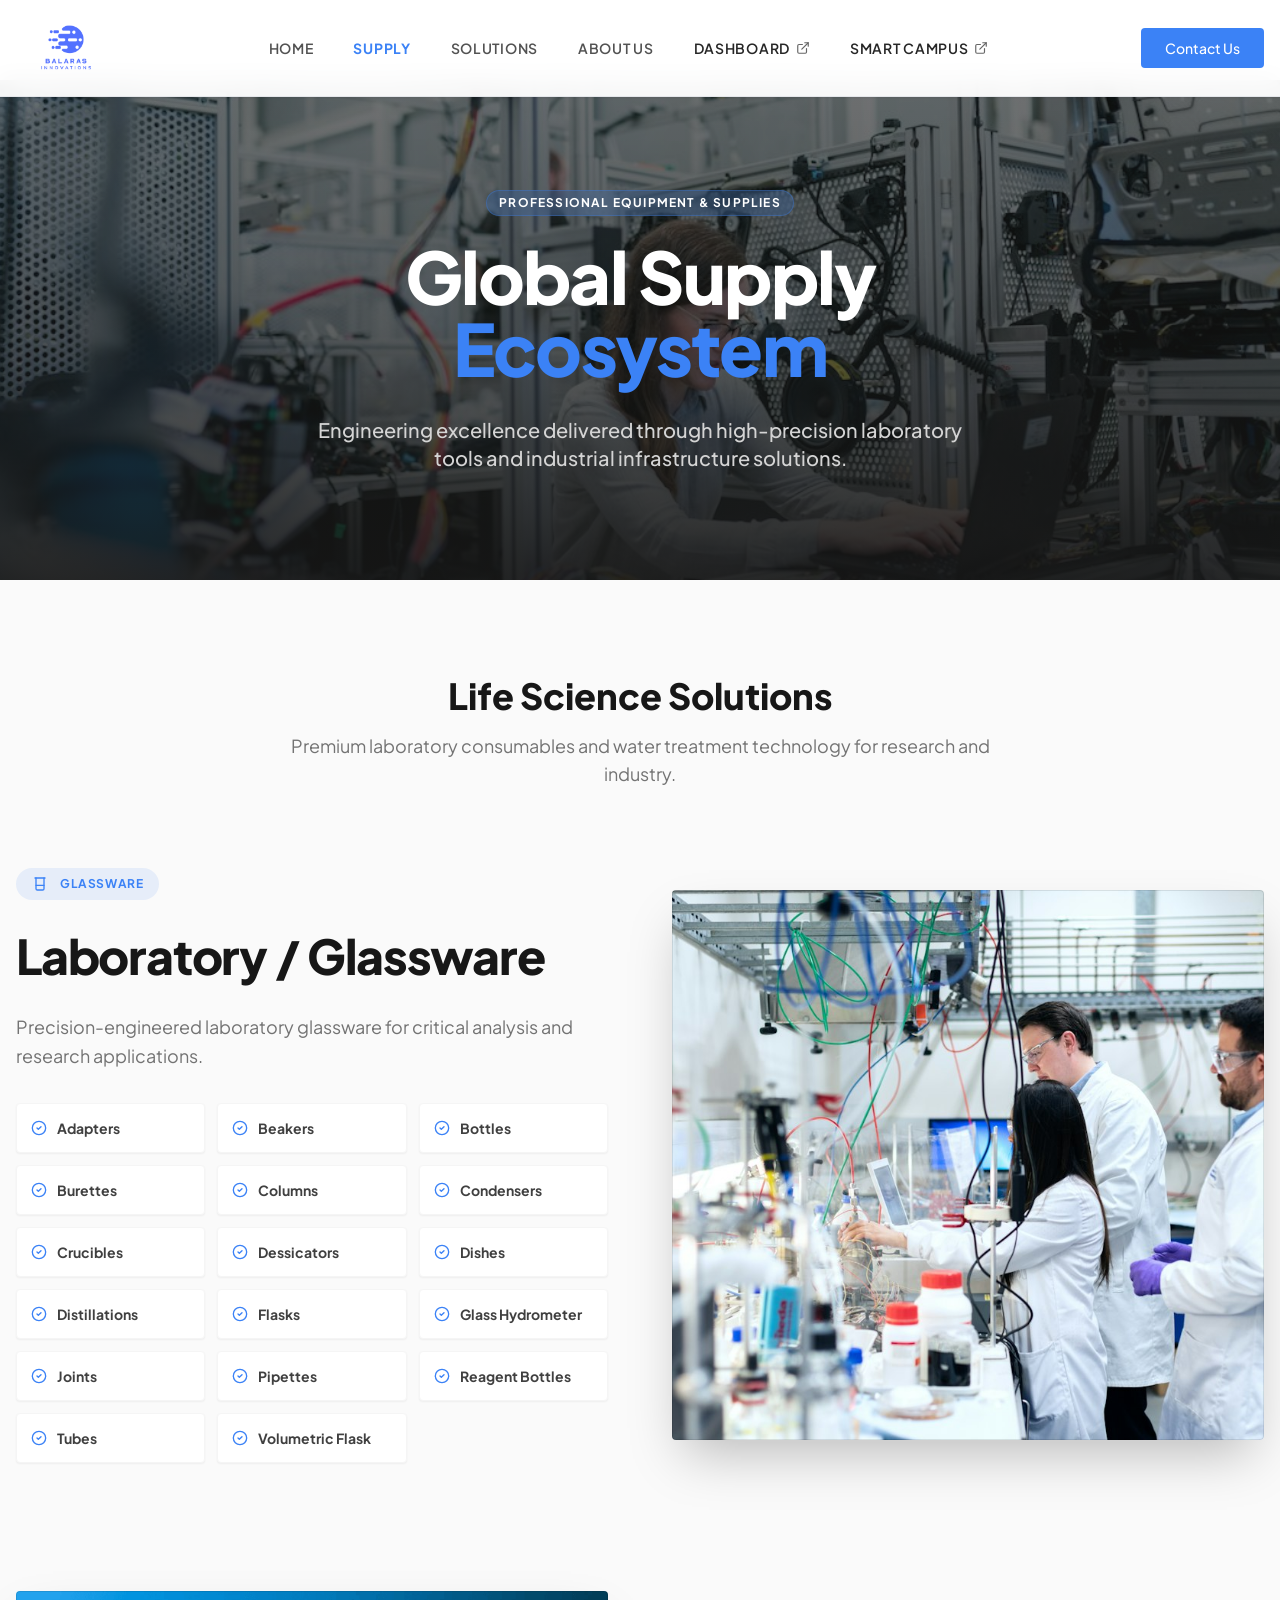
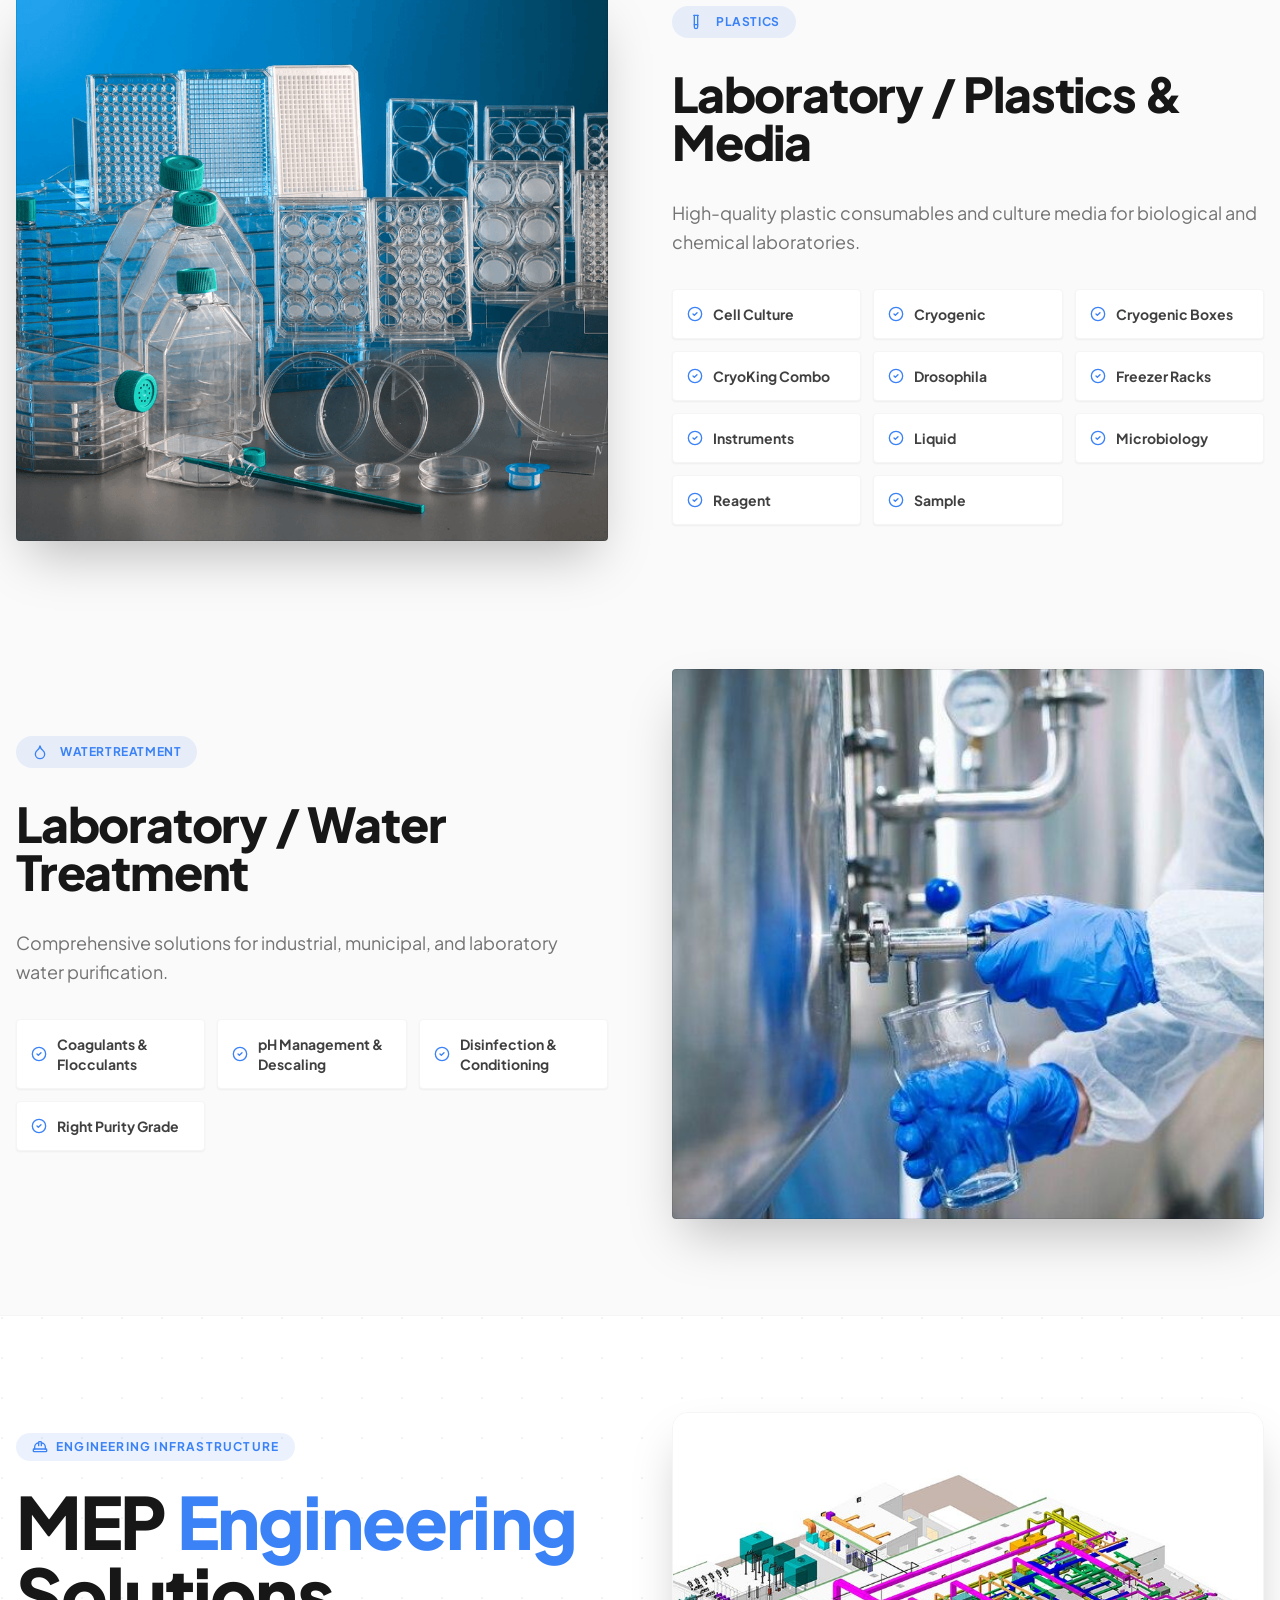
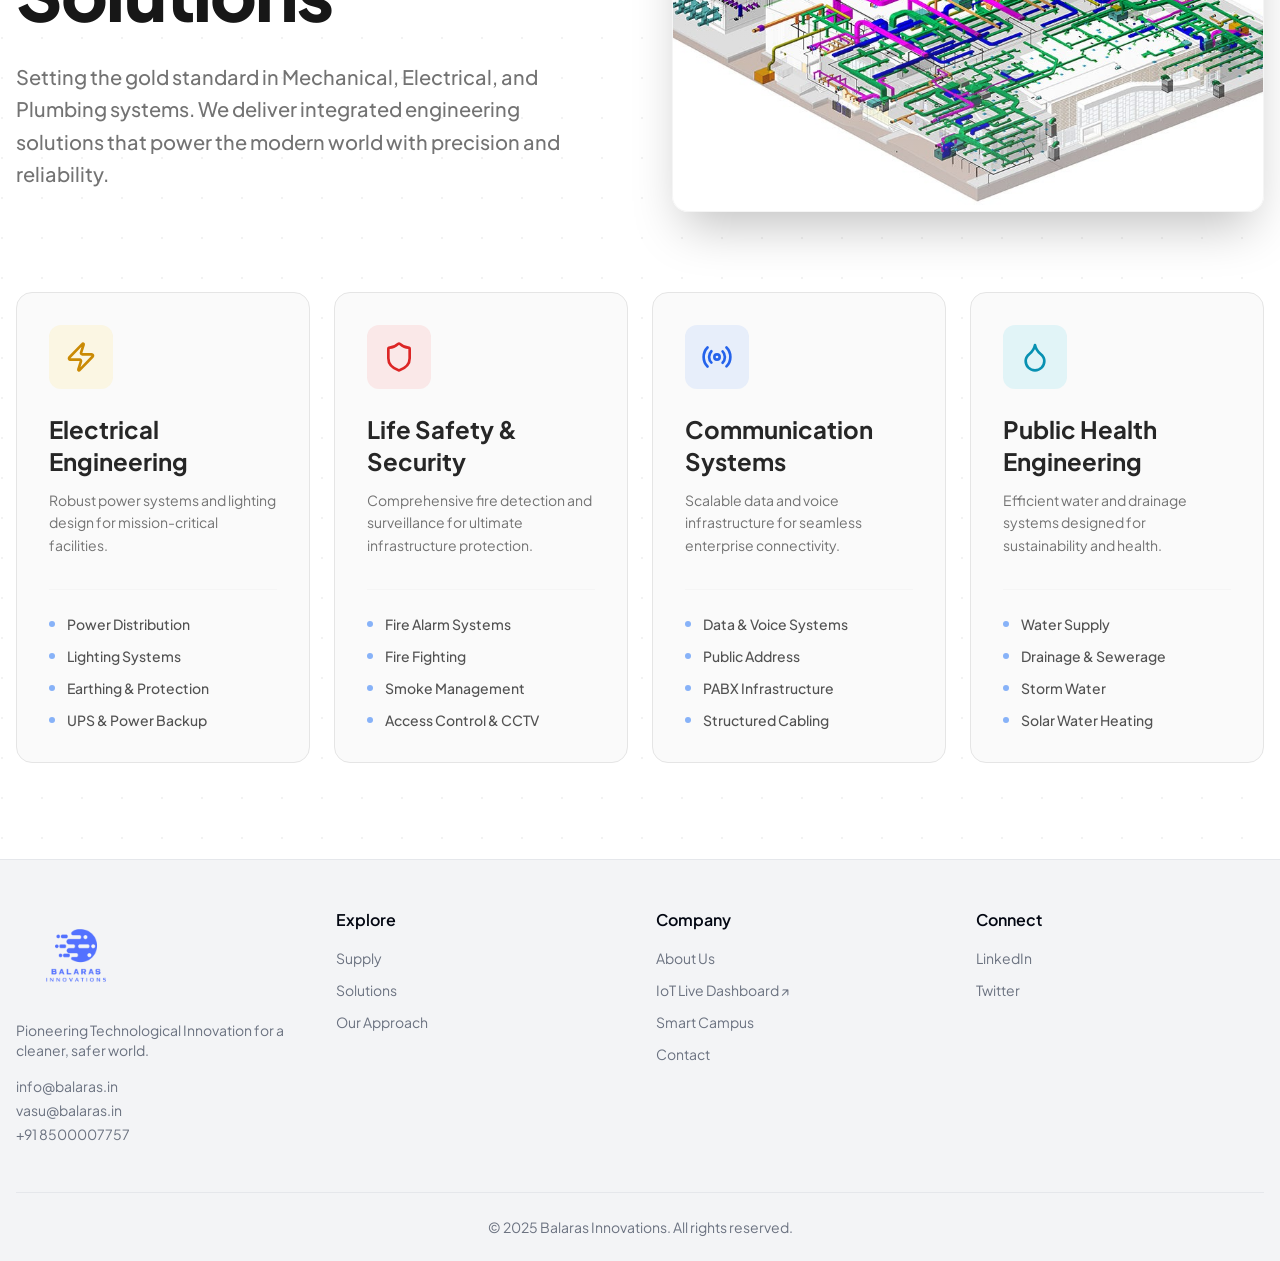
<file: supply.html>
<!DOCTYPE html><!--MFM_m6q2CmvKFlhdtwxjk--><html lang="en" class="scroll-smooth"><head><meta charSet="utf-8"/><meta name="viewport" content="width=device-width, initial-scale=1"/><link rel="stylesheet" href="styles.css"/><link rel="preconnect" href="https://fonts.googleapis.com"/><link rel="preconnect" href="https://fonts.gstatic.com" crossorigin=""/><title>Balaras Innovations | Water Testing Solutions</title><meta name="description" content="Manufacturer and supplier of high-quality water testing equipment, test kits, and reagents."/><link rel="icon" href="assets/favicon.ico" type="image/x-icon" sizes="16x16"/><link href="https://fonts.googleapis.com/css2?family=Plus+Jakarta+Sans:wght@200..800&amp;display=swap" rel="stylesheet"/>
<style id="nav-click-fix">
  header {
    z-index: 9999 !important;
    pointer-events: auto !important;
  }
  header nav {
    pointer-events: auto !important;
    z-index: 10000 !important;
  }
  header nav a {
    pointer-events: auto !important;
    cursor: pointer !important;
    position: relative !important;
    z-index: 10001 !important;
    display: inline-flex !important;
    align-items: center !important;
  }
  /* Ensure hero overlays or background blurs never intercept clicks */
  section.relative .absolute {
    pointer-events: none !important;
  }
  /* Allow interactive elements inside hero (buttons, dots) to remain clickable */
  section.relative button,
  section.relative a,
  section.relative input,
  section.relative select,
  section.relative textarea {
    pointer-events: auto !important;
  }

  /* Mobile Drawer Positioning & Visibility */
  #mobile-drawer {
    transform: translateX(100%) !important;
  }
  #mobile-drawer.translate-x-0 {
    transform: translateX(0) !important;
  }
  #mobile-drawer.translate-x-full {
    transform: translateX(100%) !important;
  }
  #mobile-drawer-backdrop {
    pointer-events: auto;
  }
  #mobile-drawer-backdrop.hidden {
    display: none !important;
  }
  @media (min-width: 768px) {
    #mobile-drawer, #mobile-drawer-backdrop {
      display: none !important;
    }
  }

</style>
</head><body class="font-body antialiased" data-page="supply"><div hidden=""><!--$--><!--/$--></div><div class="flex min-h-screen flex-col bg-background text-foreground"><header class="fixed top-0 z-50 w-full transition-all duration-300 bg-white/95 backdrop-blur-md border-b shadow-sm translate-y-0" style="z-index: 9999 !important; pointer-events: auto !important;"><div class="container flex h-24 items-center justify-between max-w-screen-2xl px-4"><a class="flex items-center gap-2 group" href="index.html"><img alt="Balaras Technologies Logo" width="420" height="100" decoding="async" data-nimg="1" class="h-20 w-auto object-contain" style="color:transparent" src="assets/logo1.png"/></a><nav class="hidden md:flex items-center gap-10 text-sm font-semibold uppercase tracking-wider"><a class="transition-colors duration-200 text-neutral-600 hover:text-primary" href="index.html">Home</a><a class="transition-colors duration-200 text-primary font-bold" href="supply.html">Supply</a><a class="transition-colors duration-200 text-neutral-600 hover:text-primary" href="solutions.html">Solutions</a><a class="transition-colors duration-200 text-neutral-600 hover:text-primary" href="about.html">About Us</a>
<a class="transition-colors duration-200 text-neutral-800 hover:text-primary flex items-center gap-1.5" href="https://balaras-iot-dashboard.onrender.com/dashboard/" target="_blank" rel="noopener noreferrer">Dashboard <svg xmlns="http://www.w3.org/2000/svg" width="14" height="14" viewBox="0 0 24 24" fill="none" stroke="currentColor" stroke-width="2" stroke-linecap="round" stroke-linejoin="round" class="opacity-70"><path d="M18 13v6a2 2 0 0 1-2 2H5a2 2 0 0 1-2-2V8a2 2 0 0 1 2-2h6"></path><polyline points="15 3 21 3 21 9"></polyline><line x1="10" y1="14" x2="21" y2="3"></line></svg></a>
<a class="transition-colors duration-200 text-neutral-800 hover:text-primary flex items-center gap-1.5" href="https://balarasinnovations.github.io/Smart-Campus/" target="_blank" rel="noopener noreferrer">Smart Campus <svg xmlns="http://www.w3.org/2000/svg" width="14" height="14" viewBox="0 0 24 24" fill="none" stroke="currentColor" stroke-width="2" stroke-linecap="round" stroke-linejoin="round" class="opacity-70"><path d="M18 13v6a2 2 0 0 1-2 2H5a2 2 0 0 1-2-2V8a2 2 0 0 1 2-2h6"></path><polyline points="15 3 21 3 21 9"></polyline><line x1="10" y1="14" x2="21" y2="3"></line></svg></a></nav><div class="flex items-center gap-4"><a class="items-center justify-center gap-2 whitespace-nowrap text-sm font-medium ring-offset-background transition-colors focus-visible:outline-none focus-visible:ring-2 focus-visible:ring-ring focus-visible:ring-offset-2 disabled:pointer-events-none disabled:opacity-50 [&amp;_svg]:pointer-events-none [&amp;_svg]:size-4 [&amp;_svg]:shrink-0 h-10 py-2 hidden md:flex bg-primary hover:bg-primary/90 text-white rounded-sm px-6" href="index.html#consultation">Contact Us</a><div class="md:hidden"><button class="inline-flex items-center justify-center gap-2 whitespace-nowrap rounded-md text-sm font-medium ring-offset-background transition-colors focus-visible:outline-none focus-visible:ring-2 focus-visible:ring-ring focus-visible:ring-offset-2 disabled:pointer-events-none disabled:opacity-50 [&amp;_svg]:pointer-events-none [&amp;_svg]:size-4 [&amp;_svg]:shrink-0 hover:bg-accent hover:text-accent-foreground h-10 w-10 text-neutral-800" type="button" aria-haspopup="dialog" aria-expanded="false" aria-controls="radix-_R_1ddb_" data-state="closed"><svg xmlns="http://www.w3.org/2000/svg" width="24" height="24" viewBox="0 0 24 24" fill="none" stroke="currentColor" stroke-width="2" stroke-linecap="round" stroke-linejoin="round" class="lucide lucide-menu h-6 w-6"><line x1="4" x2="20" y1="12" y2="12"></line><line x1="4" x2="20" y1="6" y2="6"></line><line x1="4" x2="20" y1="18" y2="18"></line></svg><span class="sr-only">Toggle Menu</span></button></div></div></div></header><main class="flex-1"><div class="pt-20 bg-neutral-50 min-h-screen overflow-x-hidden"><section class="relative w-full h-[50vh] min-h-[500px] flex items-center justify-center bg-neutral-900 overflow-hidden"><img alt="A modern warehouse filled with high-tech laboratory equipment." data-ai-hint="warehouse laboratory" decoding="async" data-nimg="fill" class="object-cover opacity-40 scale-105" style="position:absolute;height:100%;width:100%;left:0;top:0;right:0;bottom:0;color:transparent" sizes="100vw" src="assets/supply-hero.jpg"/><div class="relative container mx-auto px-4 text-center text-white z-10"><div class="inline-flex items-center gap-2 px-3 py-1 bg-primary/20 backdrop-blur-md border border-primary/30 rounded-full text-xs font-bold uppercase tracking-widest mb-6 animate-in fade-in slide-in-from-bottom-4 duration-700">Professional Equipment &amp; Supplies</div><h1 class="text-5xl md:text-7xl font-black tracking-tight animate-hero-text-1">Global Supply <br/><span class="text-primary">Ecosystem</span></h1><p class="mt-8 text-xl text-neutral-300 max-w-2xl mx-auto font-medium animate-hero-text-2">Engineering excellence delivered through high-precision laboratory tools and industrial infrastructure solutions.</p></div><div class="absolute inset-0 bg-gradient-to-b from-transparent via-neutral-900/20 to-neutral-900/80"></div></section><section class="py-24 relative"><div class="container mx-auto px-4 max-w-screen-2xl"><div class="mb-20 text-center max-w-3xl mx-auto"><h2 class="text-4xl font-extrabold text-neutral-900 mb-4">Life Science Solutions</h2><p class="text-lg text-neutral-500">Premium laboratory consumables and water treatment technology for research and industry.</p></div><div class="grid gap-24 lg:gap-32"><div class="grid lg:grid-cols-2 gap-16 items-center "><div class="space-y-8 animate-in fade-in slide-in-from-bottom-8 duration-1000 fill-mode-both lg:order-first"><div class="inline-flex items-center gap-3 px-4 py-2 bg-primary/10 rounded-full text-primary font-bold tracking-wider uppercase text-xs"><svg xmlns="http://www.w3.org/2000/svg" width="24" height="24" viewBox="0 0 24 24" fill="none" stroke="currentColor" stroke-width="2" stroke-linecap="round" stroke-linejoin="round" class="lucide lucide-beaker h-4 w-4"><path d="M4.5 3h15"></path><path d="M6 3v16a2 2 0 0 0 2 2h8a2 2 0 0 0 2-2V3"></path><path d="M6 14h12"></path></svg>glassware</div><h2 class="text-4xl md:text-5xl font-black tracking-tight text-neutral-900 leading-tight">Laboratory / Glassware</h2><p class="text-lg text-neutral-500 leading-relaxed max-w-prose">Precision-engineered laboratory glassware for critical analysis and research applications.</p><div class="grid grid-cols-2 sm:grid-cols-3 gap-3"><div class="flex items-center gap-2.5 p-3.5 bg-white rounded-sm border border-neutral-100 shadow-sm transition-all duration-300 hover:border-primary/50 hover:shadow-md group" style="animation-delay:0ms"><svg xmlns="http://www.w3.org/2000/svg" width="24" height="24" viewBox="0 0 24 24" fill="none" stroke="currentColor" stroke-width="2" stroke-linecap="round" stroke-linejoin="round" class="lucide lucide-circle-check h-4 w-4 text-primary shrink-0 transition-transform group-hover:scale-110"><circle cx="12" cy="12" r="10"></circle><path d="m9 12 2 2 4-4"></path></svg><span class="text-sm font-bold text-neutral-700">Adapters</span></div><div class="flex items-center gap-2.5 p-3.5 bg-white rounded-sm border border-neutral-100 shadow-sm transition-all duration-300 hover:border-primary/50 hover:shadow-md group" style="animation-delay:50ms"><svg xmlns="http://www.w3.org/2000/svg" width="24" height="24" viewBox="0 0 24 24" fill="none" stroke="currentColor" stroke-width="2" stroke-linecap="round" stroke-linejoin="round" class="lucide lucide-circle-check h-4 w-4 text-primary shrink-0 transition-transform group-hover:scale-110"><circle cx="12" cy="12" r="10"></circle><path d="m9 12 2 2 4-4"></path></svg><span class="text-sm font-bold text-neutral-700">Beakers</span></div><div class="flex items-center gap-2.5 p-3.5 bg-white rounded-sm border border-neutral-100 shadow-sm transition-all duration-300 hover:border-primary/50 hover:shadow-md group" style="animation-delay:100ms"><svg xmlns="http://www.w3.org/2000/svg" width="24" height="24" viewBox="0 0 24 24" fill="none" stroke="currentColor" stroke-width="2" stroke-linecap="round" stroke-linejoin="round" class="lucide lucide-circle-check h-4 w-4 text-primary shrink-0 transition-transform group-hover:scale-110"><circle cx="12" cy="12" r="10"></circle><path d="m9 12 2 2 4-4"></path></svg><span class="text-sm font-bold text-neutral-700">Bottles</span></div><div class="flex items-center gap-2.5 p-3.5 bg-white rounded-sm border border-neutral-100 shadow-sm transition-all duration-300 hover:border-primary/50 hover:shadow-md group" style="animation-delay:150ms"><svg xmlns="http://www.w3.org/2000/svg" width="24" height="24" viewBox="0 0 24 24" fill="none" stroke="currentColor" stroke-width="2" stroke-linecap="round" stroke-linejoin="round" class="lucide lucide-circle-check h-4 w-4 text-primary shrink-0 transition-transform group-hover:scale-110"><circle cx="12" cy="12" r="10"></circle><path d="m9 12 2 2 4-4"></path></svg><span class="text-sm font-bold text-neutral-700">Burettes</span></div><div class="flex items-center gap-2.5 p-3.5 bg-white rounded-sm border border-neutral-100 shadow-sm transition-all duration-300 hover:border-primary/50 hover:shadow-md group" style="animation-delay:200ms"><svg xmlns="http://www.w3.org/2000/svg" width="24" height="24" viewBox="0 0 24 24" fill="none" stroke="currentColor" stroke-width="2" stroke-linecap="round" stroke-linejoin="round" class="lucide lucide-circle-check h-4 w-4 text-primary shrink-0 transition-transform group-hover:scale-110"><circle cx="12" cy="12" r="10"></circle><path d="m9 12 2 2 4-4"></path></svg><span class="text-sm font-bold text-neutral-700">Columns</span></div><div class="flex items-center gap-2.5 p-3.5 bg-white rounded-sm border border-neutral-100 shadow-sm transition-all duration-300 hover:border-primary/50 hover:shadow-md group" style="animation-delay:250ms"><svg xmlns="http://www.w3.org/2000/svg" width="24" height="24" viewBox="0 0 24 24" fill="none" stroke="currentColor" stroke-width="2" stroke-linecap="round" stroke-linejoin="round" class="lucide lucide-circle-check h-4 w-4 text-primary shrink-0 transition-transform group-hover:scale-110"><circle cx="12" cy="12" r="10"></circle><path d="m9 12 2 2 4-4"></path></svg><span class="text-sm font-bold text-neutral-700">Condensers</span></div><div class="flex items-center gap-2.5 p-3.5 bg-white rounded-sm border border-neutral-100 shadow-sm transition-all duration-300 hover:border-primary/50 hover:shadow-md group" style="animation-delay:300ms"><svg xmlns="http://www.w3.org/2000/svg" width="24" height="24" viewBox="0 0 24 24" fill="none" stroke="currentColor" stroke-width="2" stroke-linecap="round" stroke-linejoin="round" class="lucide lucide-circle-check h-4 w-4 text-primary shrink-0 transition-transform group-hover:scale-110"><circle cx="12" cy="12" r="10"></circle><path d="m9 12 2 2 4-4"></path></svg><span class="text-sm font-bold text-neutral-700">Crucibles</span></div><div class="flex items-center gap-2.5 p-3.5 bg-white rounded-sm border border-neutral-100 shadow-sm transition-all duration-300 hover:border-primary/50 hover:shadow-md group" style="animation-delay:350ms"><svg xmlns="http://www.w3.org/2000/svg" width="24" height="24" viewBox="0 0 24 24" fill="none" stroke="currentColor" stroke-width="2" stroke-linecap="round" stroke-linejoin="round" class="lucide lucide-circle-check h-4 w-4 text-primary shrink-0 transition-transform group-hover:scale-110"><circle cx="12" cy="12" r="10"></circle><path d="m9 12 2 2 4-4"></path></svg><span class="text-sm font-bold text-neutral-700">Dessicators</span></div><div class="flex items-center gap-2.5 p-3.5 bg-white rounded-sm border border-neutral-100 shadow-sm transition-all duration-300 hover:border-primary/50 hover:shadow-md group" style="animation-delay:400ms"><svg xmlns="http://www.w3.org/2000/svg" width="24" height="24" viewBox="0 0 24 24" fill="none" stroke="currentColor" stroke-width="2" stroke-linecap="round" stroke-linejoin="round" class="lucide lucide-circle-check h-4 w-4 text-primary shrink-0 transition-transform group-hover:scale-110"><circle cx="12" cy="12" r="10"></circle><path d="m9 12 2 2 4-4"></path></svg><span class="text-sm font-bold text-neutral-700">Dishes</span></div><div class="flex items-center gap-2.5 p-3.5 bg-white rounded-sm border border-neutral-100 shadow-sm transition-all duration-300 hover:border-primary/50 hover:shadow-md group" style="animation-delay:450ms"><svg xmlns="http://www.w3.org/2000/svg" width="24" height="24" viewBox="0 0 24 24" fill="none" stroke="currentColor" stroke-width="2" stroke-linecap="round" stroke-linejoin="round" class="lucide lucide-circle-check h-4 w-4 text-primary shrink-0 transition-transform group-hover:scale-110"><circle cx="12" cy="12" r="10"></circle><path d="m9 12 2 2 4-4"></path></svg><span class="text-sm font-bold text-neutral-700">Distillations</span></div><div class="flex items-center gap-2.5 p-3.5 bg-white rounded-sm border border-neutral-100 shadow-sm transition-all duration-300 hover:border-primary/50 hover:shadow-md group" style="animation-delay:500ms"><svg xmlns="http://www.w3.org/2000/svg" width="24" height="24" viewBox="0 0 24 24" fill="none" stroke="currentColor" stroke-width="2" stroke-linecap="round" stroke-linejoin="round" class="lucide lucide-circle-check h-4 w-4 text-primary shrink-0 transition-transform group-hover:scale-110"><circle cx="12" cy="12" r="10"></circle><path d="m9 12 2 2 4-4"></path></svg><span class="text-sm font-bold text-neutral-700">Flasks</span></div><div class="flex items-center gap-2.5 p-3.5 bg-white rounded-sm border border-neutral-100 shadow-sm transition-all duration-300 hover:border-primary/50 hover:shadow-md group" style="animation-delay:550ms"><svg xmlns="http://www.w3.org/2000/svg" width="24" height="24" viewBox="0 0 24 24" fill="none" stroke="currentColor" stroke-width="2" stroke-linecap="round" stroke-linejoin="round" class="lucide lucide-circle-check h-4 w-4 text-primary shrink-0 transition-transform group-hover:scale-110"><circle cx="12" cy="12" r="10"></circle><path d="m9 12 2 2 4-4"></path></svg><span class="text-sm font-bold text-neutral-700">Glass Hydrometer</span></div><div class="flex items-center gap-2.5 p-3.5 bg-white rounded-sm border border-neutral-100 shadow-sm transition-all duration-300 hover:border-primary/50 hover:shadow-md group" style="animation-delay:600ms"><svg xmlns="http://www.w3.org/2000/svg" width="24" height="24" viewBox="0 0 24 24" fill="none" stroke="currentColor" stroke-width="2" stroke-linecap="round" stroke-linejoin="round" class="lucide lucide-circle-check h-4 w-4 text-primary shrink-0 transition-transform group-hover:scale-110"><circle cx="12" cy="12" r="10"></circle><path d="m9 12 2 2 4-4"></path></svg><span class="text-sm font-bold text-neutral-700">Joints</span></div><div class="flex items-center gap-2.5 p-3.5 bg-white rounded-sm border border-neutral-100 shadow-sm transition-all duration-300 hover:border-primary/50 hover:shadow-md group" style="animation-delay:650ms"><svg xmlns="http://www.w3.org/2000/svg" width="24" height="24" viewBox="0 0 24 24" fill="none" stroke="currentColor" stroke-width="2" stroke-linecap="round" stroke-linejoin="round" class="lucide lucide-circle-check h-4 w-4 text-primary shrink-0 transition-transform group-hover:scale-110"><circle cx="12" cy="12" r="10"></circle><path d="m9 12 2 2 4-4"></path></svg><span class="text-sm font-bold text-neutral-700">Pipettes</span></div><div class="flex items-center gap-2.5 p-3.5 bg-white rounded-sm border border-neutral-100 shadow-sm transition-all duration-300 hover:border-primary/50 hover:shadow-md group" style="animation-delay:700ms"><svg xmlns="http://www.w3.org/2000/svg" width="24" height="24" viewBox="0 0 24 24" fill="none" stroke="currentColor" stroke-width="2" stroke-linecap="round" stroke-linejoin="round" class="lucide lucide-circle-check h-4 w-4 text-primary shrink-0 transition-transform group-hover:scale-110"><circle cx="12" cy="12" r="10"></circle><path d="m9 12 2 2 4-4"></path></svg><span class="text-sm font-bold text-neutral-700">Reagent Bottles</span></div><div class="flex items-center gap-2.5 p-3.5 bg-white rounded-sm border border-neutral-100 shadow-sm transition-all duration-300 hover:border-primary/50 hover:shadow-md group" style="animation-delay:750ms"><svg xmlns="http://www.w3.org/2000/svg" width="24" height="24" viewBox="0 0 24 24" fill="none" stroke="currentColor" stroke-width="2" stroke-linecap="round" stroke-linejoin="round" class="lucide lucide-circle-check h-4 w-4 text-primary shrink-0 transition-transform group-hover:scale-110"><circle cx="12" cy="12" r="10"></circle><path d="m9 12 2 2 4-4"></path></svg><span class="text-sm font-bold text-neutral-700">Tubes</span></div><div class="flex items-center gap-2.5 p-3.5 bg-white rounded-sm border border-neutral-100 shadow-sm transition-all duration-300 hover:border-primary/50 hover:shadow-md group" style="animation-delay:800ms"><svg xmlns="http://www.w3.org/2000/svg" width="24" height="24" viewBox="0 0 24 24" fill="none" stroke="currentColor" stroke-width="2" stroke-linecap="round" stroke-linejoin="round" class="lucide lucide-circle-check h-4 w-4 text-primary shrink-0 transition-transform group-hover:scale-110"><circle cx="12" cy="12" r="10"></circle><path d="m9 12 2 2 4-4"></path></svg><span class="text-sm font-bold text-neutral-700">Volumetric Flask</span></div></div></div><div class="relative h-[450px] lg:h-[550px] rounded-sm overflow-hidden shadow-2xl group animate-in zoom-in-95 duration-1000"><img alt="Laboratory / Glassware" data-ai-hint="laboratory glassware" loading="lazy" decoding="async" data-nimg="fill" class="object-cover transition-transform duration-1000 group-hover:scale-105" style="position:absolute;height:100%;width:100%;left:0;top:0;right:0;bottom:0;color:transparent" sizes="100vw" src="assets/lab-reagents.jpg"/><div class="absolute inset-0 ring-1 ring-inset ring-black/10 rounded-sm"></div></div></div><div class="grid lg:grid-cols-2 gap-16 items-center lg:flex-row-reverse"><div class="space-y-8 animate-in fade-in slide-in-from-bottom-8 duration-1000 fill-mode-both lg:order-last"><div class="inline-flex items-center gap-3 px-4 py-2 bg-primary/10 rounded-full text-primary font-bold tracking-wider uppercase text-xs"><svg xmlns="http://www.w3.org/2000/svg" width="24" height="24" viewBox="0 0 24 24" fill="none" stroke="currentColor" stroke-width="2" stroke-linecap="round" stroke-linejoin="round" class="lucide lucide-test-tube h-4 w-4"><path d="M14.5 2v17.5c0 1.4-1.1 2.5-2.5 2.5c-1.4 0-2.5-1.1-2.5-2.5V2"></path><path d="M8.5 2h7"></path><path d="M14.5 16h-5"></path></svg>plastics</div><h2 class="text-4xl md:text-5xl font-black tracking-tight text-neutral-900 leading-tight">Laboratory / Plastics &amp; Media</h2><p class="text-lg text-neutral-500 leading-relaxed max-w-prose">High-quality plastic consumables and culture media for biological and chemical laboratories.</p><div class="grid grid-cols-2 sm:grid-cols-3 gap-3"><div class="flex items-center gap-2.5 p-3.5 bg-white rounded-sm border border-neutral-100 shadow-sm transition-all duration-300 hover:border-primary/50 hover:shadow-md group" style="animation-delay:0ms"><svg xmlns="http://www.w3.org/2000/svg" width="24" height="24" viewBox="0 0 24 24" fill="none" stroke="currentColor" stroke-width="2" stroke-linecap="round" stroke-linejoin="round" class="lucide lucide-circle-check h-4 w-4 text-primary shrink-0 transition-transform group-hover:scale-110"><circle cx="12" cy="12" r="10"></circle><path d="m9 12 2 2 4-4"></path></svg><span class="text-sm font-bold text-neutral-700">Cell Culture</span></div><div class="flex items-center gap-2.5 p-3.5 bg-white rounded-sm border border-neutral-100 shadow-sm transition-all duration-300 hover:border-primary/50 hover:shadow-md group" style="animation-delay:50ms"><svg xmlns="http://www.w3.org/2000/svg" width="24" height="24" viewBox="0 0 24 24" fill="none" stroke="currentColor" stroke-width="2" stroke-linecap="round" stroke-linejoin="round" class="lucide lucide-circle-check h-4 w-4 text-primary shrink-0 transition-transform group-hover:scale-110"><circle cx="12" cy="12" r="10"></circle><path d="m9 12 2 2 4-4"></path></svg><span class="text-sm font-bold text-neutral-700">Cryogenic</span></div><div class="flex items-center gap-2.5 p-3.5 bg-white rounded-sm border border-neutral-100 shadow-sm transition-all duration-300 hover:border-primary/50 hover:shadow-md group" style="animation-delay:100ms"><svg xmlns="http://www.w3.org/2000/svg" width="24" height="24" viewBox="0 0 24 24" fill="none" stroke="currentColor" stroke-width="2" stroke-linecap="round" stroke-linejoin="round" class="lucide lucide-circle-check h-4 w-4 text-primary shrink-0 transition-transform group-hover:scale-110"><circle cx="12" cy="12" r="10"></circle><path d="m9 12 2 2 4-4"></path></svg><span class="text-sm font-bold text-neutral-700">Cryogenic Boxes</span></div><div class="flex items-center gap-2.5 p-3.5 bg-white rounded-sm border border-neutral-100 shadow-sm transition-all duration-300 hover:border-primary/50 hover:shadow-md group" style="animation-delay:150ms"><svg xmlns="http://www.w3.org/2000/svg" width="24" height="24" viewBox="0 0 24 24" fill="none" stroke="currentColor" stroke-width="2" stroke-linecap="round" stroke-linejoin="round" class="lucide lucide-circle-check h-4 w-4 text-primary shrink-0 transition-transform group-hover:scale-110"><circle cx="12" cy="12" r="10"></circle><path d="m9 12 2 2 4-4"></path></svg><span class="text-sm font-bold text-neutral-700">CryoKing Combo</span></div><div class="flex items-center gap-2.5 p-3.5 bg-white rounded-sm border border-neutral-100 shadow-sm transition-all duration-300 hover:border-primary/50 hover:shadow-md group" style="animation-delay:200ms"><svg xmlns="http://www.w3.org/2000/svg" width="24" height="24" viewBox="0 0 24 24" fill="none" stroke="currentColor" stroke-width="2" stroke-linecap="round" stroke-linejoin="round" class="lucide lucide-circle-check h-4 w-4 text-primary shrink-0 transition-transform group-hover:scale-110"><circle cx="12" cy="12" r="10"></circle><path d="m9 12 2 2 4-4"></path></svg><span class="text-sm font-bold text-neutral-700">Drosophila</span></div><div class="flex items-center gap-2.5 p-3.5 bg-white rounded-sm border border-neutral-100 shadow-sm transition-all duration-300 hover:border-primary/50 hover:shadow-md group" style="animation-delay:250ms"><svg xmlns="http://www.w3.org/2000/svg" width="24" height="24" viewBox="0 0 24 24" fill="none" stroke="currentColor" stroke-width="2" stroke-linecap="round" stroke-linejoin="round" class="lucide lucide-circle-check h-4 w-4 text-primary shrink-0 transition-transform group-hover:scale-110"><circle cx="12" cy="12" r="10"></circle><path d="m9 12 2 2 4-4"></path></svg><span class="text-sm font-bold text-neutral-700">Freezer Racks</span></div><div class="flex items-center gap-2.5 p-3.5 bg-white rounded-sm border border-neutral-100 shadow-sm transition-all duration-300 hover:border-primary/50 hover:shadow-md group" style="animation-delay:300ms"><svg xmlns="http://www.w3.org/2000/svg" width="24" height="24" viewBox="0 0 24 24" fill="none" stroke="currentColor" stroke-width="2" stroke-linecap="round" stroke-linejoin="round" class="lucide lucide-circle-check h-4 w-4 text-primary shrink-0 transition-transform group-hover:scale-110"><circle cx="12" cy="12" r="10"></circle><path d="m9 12 2 2 4-4"></path></svg><span class="text-sm font-bold text-neutral-700">Instruments</span></div><div class="flex items-center gap-2.5 p-3.5 bg-white rounded-sm border border-neutral-100 shadow-sm transition-all duration-300 hover:border-primary/50 hover:shadow-md group" style="animation-delay:350ms"><svg xmlns="http://www.w3.org/2000/svg" width="24" height="24" viewBox="0 0 24 24" fill="none" stroke="currentColor" stroke-width="2" stroke-linecap="round" stroke-linejoin="round" class="lucide lucide-circle-check h-4 w-4 text-primary shrink-0 transition-transform group-hover:scale-110"><circle cx="12" cy="12" r="10"></circle><path d="m9 12 2 2 4-4"></path></svg><span class="text-sm font-bold text-neutral-700">Liquid</span></div><div class="flex items-center gap-2.5 p-3.5 bg-white rounded-sm border border-neutral-100 shadow-sm transition-all duration-300 hover:border-primary/50 hover:shadow-md group" style="animation-delay:400ms"><svg xmlns="http://www.w3.org/2000/svg" width="24" height="24" viewBox="0 0 24 24" fill="none" stroke="currentColor" stroke-width="2" stroke-linecap="round" stroke-linejoin="round" class="lucide lucide-circle-check h-4 w-4 text-primary shrink-0 transition-transform group-hover:scale-110"><circle cx="12" cy="12" r="10"></circle><path d="m9 12 2 2 4-4"></path></svg><span class="text-sm font-bold text-neutral-700">Microbiology</span></div><div class="flex items-center gap-2.5 p-3.5 bg-white rounded-sm border border-neutral-100 shadow-sm transition-all duration-300 hover:border-primary/50 hover:shadow-md group" style="animation-delay:450ms"><svg xmlns="http://www.w3.org/2000/svg" width="24" height="24" viewBox="0 0 24 24" fill="none" stroke="currentColor" stroke-width="2" stroke-linecap="round" stroke-linejoin="round" class="lucide lucide-circle-check h-4 w-4 text-primary shrink-0 transition-transform group-hover:scale-110"><circle cx="12" cy="12" r="10"></circle><path d="m9 12 2 2 4-4"></path></svg><span class="text-sm font-bold text-neutral-700">Reagent</span></div><div class="flex items-center gap-2.5 p-3.5 bg-white rounded-sm border border-neutral-100 shadow-sm transition-all duration-300 hover:border-primary/50 hover:shadow-md group" style="animation-delay:500ms"><svg xmlns="http://www.w3.org/2000/svg" width="24" height="24" viewBox="0 0 24 24" fill="none" stroke="currentColor" stroke-width="2" stroke-linecap="round" stroke-linejoin="round" class="lucide lucide-circle-check h-4 w-4 text-primary shrink-0 transition-transform group-hover:scale-110"><circle cx="12" cy="12" r="10"></circle><path d="m9 12 2 2 4-4"></path></svg><span class="text-sm font-bold text-neutral-700">Sample</span></div></div></div><div class="relative h-[450px] lg:h-[550px] rounded-sm overflow-hidden shadow-2xl group animate-in zoom-in-95 duration-1000"><img alt="Laboratory / Plastics &amp; Media" data-ai-hint="laboratory plastics" loading="lazy" decoding="async" data-nimg="fill" class="object-cover transition-transform duration-1000 group-hover:scale-105" style="position:absolute;height:100%;width:100%;left:0;top:0;right:0;bottom:0;color:transparent" sizes="100vw" src="assets/plastic.png"/><div class="absolute inset-0 ring-1 ring-inset ring-black/10 rounded-sm"></div></div></div><div class="grid lg:grid-cols-2 gap-16 items-center "><div class="space-y-8 animate-in fade-in slide-in-from-bottom-8 duration-1000 fill-mode-both lg:order-first"><div class="inline-flex items-center gap-3 px-4 py-2 bg-primary/10 rounded-full text-primary font-bold tracking-wider uppercase text-xs"><svg xmlns="http://www.w3.org/2000/svg" width="24" height="24" viewBox="0 0 24 24" fill="none" stroke="currentColor" stroke-width="2" stroke-linecap="round" stroke-linejoin="round" class="lucide lucide-droplet h-4 w-4"><path d="M12 22a7 7 0 0 0 7-7c0-2-1-3.9-3-5.5s-3.5-4-4-6.5c-.5 2.5-2 4.9-4 6.5C6 11.1 5 13 5 15a7 7 0 0 0 7 7z"></path></svg>watertreatment</div><h2 class="text-4xl md:text-5xl font-black tracking-tight text-neutral-900 leading-tight">Laboratory / Water Treatment</h2><p class="text-lg text-neutral-500 leading-relaxed max-w-prose">Comprehensive solutions for industrial, municipal, and laboratory water purification.</p><div class="grid grid-cols-2 sm:grid-cols-3 gap-3"><div class="flex items-center gap-2.5 p-3.5 bg-white rounded-sm border border-neutral-100 shadow-sm transition-all duration-300 hover:border-primary/50 hover:shadow-md group" style="animation-delay:0ms"><svg xmlns="http://www.w3.org/2000/svg" width="24" height="24" viewBox="0 0 24 24" fill="none" stroke="currentColor" stroke-width="2" stroke-linecap="round" stroke-linejoin="round" class="lucide lucide-circle-check h-4 w-4 text-primary shrink-0 transition-transform group-hover:scale-110"><circle cx="12" cy="12" r="10"></circle><path d="m9 12 2 2 4-4"></path></svg><span class="text-sm font-bold text-neutral-700">Coagulants &amp; Flocculants</span></div><div class="flex items-center gap-2.5 p-3.5 bg-white rounded-sm border border-neutral-100 shadow-sm transition-all duration-300 hover:border-primary/50 hover:shadow-md group" style="animation-delay:50ms"><svg xmlns="http://www.w3.org/2000/svg" width="24" height="24" viewBox="0 0 24 24" fill="none" stroke="currentColor" stroke-width="2" stroke-linecap="round" stroke-linejoin="round" class="lucide lucide-circle-check h-4 w-4 text-primary shrink-0 transition-transform group-hover:scale-110"><circle cx="12" cy="12" r="10"></circle><path d="m9 12 2 2 4-4"></path></svg><span class="text-sm font-bold text-neutral-700">pH Management &amp; Descaling</span></div><div class="flex items-center gap-2.5 p-3.5 bg-white rounded-sm border border-neutral-100 shadow-sm transition-all duration-300 hover:border-primary/50 hover:shadow-md group" style="animation-delay:100ms"><svg xmlns="http://www.w3.org/2000/svg" width="24" height="24" viewBox="0 0 24 24" fill="none" stroke="currentColor" stroke-width="2" stroke-linecap="round" stroke-linejoin="round" class="lucide lucide-circle-check h-4 w-4 text-primary shrink-0 transition-transform group-hover:scale-110"><circle cx="12" cy="12" r="10"></circle><path d="m9 12 2 2 4-4"></path></svg><span class="text-sm font-bold text-neutral-700">Disinfection &amp; Conditioning</span></div><div class="flex items-center gap-2.5 p-3.5 bg-white rounded-sm border border-neutral-100 shadow-sm transition-all duration-300 hover:border-primary/50 hover:shadow-md group" style="animation-delay:150ms"><svg xmlns="http://www.w3.org/2000/svg" width="24" height="24" viewBox="0 0 24 24" fill="none" stroke="currentColor" stroke-width="2" stroke-linecap="round" stroke-linejoin="round" class="lucide lucide-circle-check h-4 w-4 text-primary shrink-0 transition-transform group-hover:scale-110"><circle cx="12" cy="12" r="10"></circle><path d="m9 12 2 2 4-4"></path></svg><span class="text-sm font-bold text-neutral-700">Right Purity Grade</span></div></div></div><div class="relative h-[450px] lg:h-[550px] rounded-sm overflow-hidden shadow-2xl group animate-in zoom-in-95 duration-1000"><img alt="Laboratory / Water Treatment" data-ai-hint="water treatment system" loading="lazy" decoding="async" data-nimg="fill" class="object-cover transition-transform duration-1000 group-hover:scale-105" style="position:absolute;height:100%;width:100%;left:0;top:0;right:0;bottom:0;color:transparent" sizes="100vw" src="assets/wpf.jpg"/><div class="absolute inset-0 ring-1 ring-inset ring-black/10 rounded-sm"></div></div></div></div></div></section><section class="py-24 bg-white text-neutral-900 relative overflow-hidden border-t border-neutral-100"><div class="absolute inset-0 opacity-5 pointer-events-none"><div class="absolute inset-0" style="background-image:radial-gradient(circle at 2px 2px, #000 1px, transparent 0);background-size:40px 40px"></div></div><div class="container mx-auto px-4 max-w-screen-2xl relative z-10"><div class="flex flex-col lg:flex-row gap-16 items-center mb-20"><div class="lg:w-1/2"><div class="inline-flex items-center gap-2 px-4 py-1.5 bg-primary/10 rounded-full text-primary text-xs font-bold uppercase tracking-widest mb-6"><svg xmlns="http://www.w3.org/2000/svg" width="24" height="24" viewBox="0 0 24 24" fill="none" stroke="currentColor" stroke-width="2" stroke-linecap="round" stroke-linejoin="round" class="lucide lucide-hard-hat h-4 w-4"><path d="M10 10V5a1 1 0 0 1 1-1h2a1 1 0 0 1 1 1v5"></path><path d="M14 6a6 6 0 0 1 6 6v3"></path><path d="M4 15v-3a6 6 0 0 1 6-6"></path><rect x="2" y="15" width="20" height="4" rx="1"></rect></svg>Engineering Infrastructure</div><h2 class="text-5xl lg:text-7xl font-black tracking-tight leading-none mb-8">MEP <span class="text-primary">Engineering</span> <br/>Solutions</h2><p class="text-xl text-neutral-500 max-w-xl leading-relaxed font-medium">Setting the gold standard in Mechanical, Electrical, and Plumbing systems. We deliver integrated engineering solutions that power the modern world with precision and reliability.</p></div><div class="lg:w-1/2 relative"><div class="relative h-[400px] w-full rounded-2xl overflow-hidden shadow-2xl border border-neutral-100"><img alt="Modern building infrastructure showing electrical and mechanical systems." data-ai-hint="engineering building" loading="lazy" decoding="async" data-nimg="fill" class="object-cover transition-transform duration-1000 hover:scale-110" style="position:absolute;height:100%;width:100%;left:0;top:0;right:0;bottom:0;color:transparent" sizes="100vw" src="assets/MEP.jpg"/><div class="absolute inset-0 bg-gradient-to-t from-white/20 via-transparent to-transparent"></div></div></div></div><div class="grid md:grid-cols-2 lg:grid-cols-4 gap-6"><div class="group relative p-8 bg-neutral-50 border border-neutral-200 rounded-2xl transition-all duration-500 hover:bg-white hover:border-primary/50 hover:shadow-xl hover:-translate-y-2 animate-in fade-in slide-in-from-bottom-8" style="animation-delay:0ms"><div class="p-4 rounded-xl inline-flex mb-6 transition-colors bg-yellow-400/10"><svg xmlns="http://www.w3.org/2000/svg" width="24" height="24" viewBox="0 0 24 24" fill="none" stroke="currentColor" stroke-width="2" stroke-linecap="round" stroke-linejoin="round" class="lucide lucide-zap h-8 w-8 text-yellow-600"><path d="M4 14a1 1 0 0 1-.78-1.63l9.9-10.2a.5.5 0 0 1 .86.46l-1.92 6.02A1 1 0 0 0 13 10h7a1 1 0 0 1 .78 1.63l-9.9 10.2a.5.5 0 0 1-.86-.46l1.92-6.02A1 1 0 0 0 11 14z"></path></svg></div><h3 class="text-2xl font-bold mb-3 group-hover:text-primary transition-colors text-neutral-800">Electrical Engineering</h3><p class="text-neutral-500 text-sm mb-8 leading-relaxed">Robust power systems and lighting design for mission-critical facilities.</p><ul class="space-y-3 border-t border-neutral-100 pt-6"><li class="flex items-center gap-3 text-sm text-neutral-600 font-medium group/item hover:text-primary transition-colors"><div class="h-1.5 w-1.5 rounded-full bg-primary/60 group-hover/item:scale-150 group-hover/item:bg-primary transition-all"></div>Power Distribution</li><li class="flex items-center gap-3 text-sm text-neutral-600 font-medium group/item hover:text-primary transition-colors"><div class="h-1.5 w-1.5 rounded-full bg-primary/60 group-hover/item:scale-150 group-hover/item:bg-primary transition-all"></div>Lighting Systems</li><li class="flex items-center gap-3 text-sm text-neutral-600 font-medium group/item hover:text-primary transition-colors"><div class="h-1.5 w-1.5 rounded-full bg-primary/60 group-hover/item:scale-150 group-hover/item:bg-primary transition-all"></div>Earthing &amp; Protection</li><li class="flex items-center gap-3 text-sm text-neutral-600 font-medium group/item hover:text-primary transition-colors"><div class="h-1.5 w-1.5 rounded-full bg-primary/60 group-hover/item:scale-150 group-hover/item:bg-primary transition-all"></div>UPS &amp; Power Backup</li></ul></div><div class="group relative p-8 bg-neutral-50 border border-neutral-200 rounded-2xl transition-all duration-500 hover:bg-white hover:border-primary/50 hover:shadow-xl hover:-translate-y-2 animate-in fade-in slide-in-from-bottom-8" style="animation-delay:150ms"><div class="p-4 rounded-xl inline-flex mb-6 transition-colors bg-red-500/10"><svg xmlns="http://www.w3.org/2000/svg" width="24" height="24" viewBox="0 0 24 24" fill="none" stroke="currentColor" stroke-width="2" stroke-linecap="round" stroke-linejoin="round" class="lucide lucide-shield h-8 w-8 text-red-600"><path d="M20 13c0 5-3.5 7.5-7.66 8.95a1 1 0 0 1-.67-.01C7.5 20.5 4 18 4 13V6a1 1 0 0 1 1-1c2 0 4.5-1.2 6.24-2.72a1.17 1.17 0 0 1 1.52 0C14.51 3.81 17 5 19 5a1 1 0 0 1 1 1z"></path></svg></div><h3 class="text-2xl font-bold mb-3 group-hover:text-primary transition-colors text-neutral-800">Life Safety &amp; Security</h3><p class="text-neutral-500 text-sm mb-8 leading-relaxed">Comprehensive fire detection and surveillance for ultimate infrastructure protection.</p><ul class="space-y-3 border-t border-neutral-100 pt-6"><li class="flex items-center gap-3 text-sm text-neutral-600 font-medium group/item hover:text-primary transition-colors"><div class="h-1.5 w-1.5 rounded-full bg-primary/60 group-hover/item:scale-150 group-hover/item:bg-primary transition-all"></div>Fire Alarm Systems</li><li class="flex items-center gap-3 text-sm text-neutral-600 font-medium group/item hover:text-primary transition-colors"><div class="h-1.5 w-1.5 rounded-full bg-primary/60 group-hover/item:scale-150 group-hover/item:bg-primary transition-all"></div>Fire Fighting</li><li class="flex items-center gap-3 text-sm text-neutral-600 font-medium group/item hover:text-primary transition-colors"><div class="h-1.5 w-1.5 rounded-full bg-primary/60 group-hover/item:scale-150 group-hover/item:bg-primary transition-all"></div>Smoke Management</li><li class="flex items-center gap-3 text-sm text-neutral-600 font-medium group/item hover:text-primary transition-colors"><div class="h-1.5 w-1.5 rounded-full bg-primary/60 group-hover/item:scale-150 group-hover/item:bg-primary transition-all"></div>Access Control &amp; CCTV</li></ul></div><div class="group relative p-8 bg-neutral-50 border border-neutral-200 rounded-2xl transition-all duration-500 hover:bg-white hover:border-primary/50 hover:shadow-xl hover:-translate-y-2 animate-in fade-in slide-in-from-bottom-8" style="animation-delay:300ms"><div class="p-4 rounded-xl inline-flex mb-6 transition-colors bg-blue-500/10"><svg xmlns="http://www.w3.org/2000/svg" width="24" height="24" viewBox="0 0 24 24" fill="none" stroke="currentColor" stroke-width="2" stroke-linecap="round" stroke-linejoin="round" class="lucide lucide-radio h-8 w-8 text-blue-600"><path d="M4.9 19.1C1 15.2 1 8.8 4.9 4.9"></path><path d="M7.8 16.2c-2.3-2.3-2.3-6.1 0-8.5"></path><circle cx="12" cy="12" r="2"></circle><path d="M16.2 7.8c2.3 2.3 2.3 6.1 0 8.5"></path><path d="M19.1 4.9C23 8.8 23 15.1 19.1 19"></path></svg></div><h3 class="text-2xl font-bold mb-3 group-hover:text-primary transition-colors text-neutral-800">Communication Systems</h3><p class="text-neutral-500 text-sm mb-8 leading-relaxed">Scalable data and voice infrastructure for seamless enterprise connectivity.</p><ul class="space-y-3 border-t border-neutral-100 pt-6"><li class="flex items-center gap-3 text-sm text-neutral-600 font-medium group/item hover:text-primary transition-colors"><div class="h-1.5 w-1.5 rounded-full bg-primary/60 group-hover/item:scale-150 group-hover/item:bg-primary transition-all"></div>Data &amp; Voice Systems</li><li class="flex items-center gap-3 text-sm text-neutral-600 font-medium group/item hover:text-primary transition-colors"><div class="h-1.5 w-1.5 rounded-full bg-primary/60 group-hover/item:scale-150 group-hover/item:bg-primary transition-all"></div>Public Address</li><li class="flex items-center gap-3 text-sm text-neutral-600 font-medium group/item hover:text-primary transition-colors"><div class="h-1.5 w-1.5 rounded-full bg-primary/60 group-hover/item:scale-150 group-hover/item:bg-primary transition-all"></div>PABX Infrastructure</li><li class="flex items-center gap-3 text-sm text-neutral-600 font-medium group/item hover:text-primary transition-colors"><div class="h-1.5 w-1.5 rounded-full bg-primary/60 group-hover/item:scale-150 group-hover/item:bg-primary transition-all"></div>Structured Cabling</li></ul></div><div class="group relative p-8 bg-neutral-50 border border-neutral-200 rounded-2xl transition-all duration-500 hover:bg-white hover:border-primary/50 hover:shadow-xl hover:-translate-y-2 animate-in fade-in slide-in-from-bottom-8" style="animation-delay:450ms"><div class="p-4 rounded-xl inline-flex mb-6 transition-colors bg-cyan-500/10"><svg xmlns="http://www.w3.org/2000/svg" width="24" height="24" viewBox="0 0 24 24" fill="none" stroke="currentColor" stroke-width="2" stroke-linecap="round" stroke-linejoin="round" class="lucide lucide-droplet h-8 w-8 text-cyan-600"><path d="M12 22a7 7 0 0 0 7-7c0-2-1-3.9-3-5.5s-3.5-4-4-6.5c-.5 2.5-2 4.9-4 6.5C6 11.1 5 13 5 15a7 7 0 0 0 7 7z"></path></svg></div><h3 class="text-2xl font-bold mb-3 group-hover:text-primary transition-colors text-neutral-800">Public Health Engineering</h3><p class="text-neutral-500 text-sm mb-8 leading-relaxed">Efficient water and drainage systems designed for sustainability and health.</p><ul class="space-y-3 border-t border-neutral-100 pt-6"><li class="flex items-center gap-3 text-sm text-neutral-600 font-medium group/item hover:text-primary transition-colors"><div class="h-1.5 w-1.5 rounded-full bg-primary/60 group-hover/item:scale-150 group-hover/item:bg-primary transition-all"></div>Water Supply</li><li class="flex items-center gap-3 text-sm text-neutral-600 font-medium group/item hover:text-primary transition-colors"><div class="h-1.5 w-1.5 rounded-full bg-primary/60 group-hover/item:scale-150 group-hover/item:bg-primary transition-all"></div>Drainage &amp; Sewerage</li><li class="flex items-center gap-3 text-sm text-neutral-600 font-medium group/item hover:text-primary transition-colors"><div class="h-1.5 w-1.5 rounded-full bg-primary/60 group-hover/item:scale-150 group-hover/item:bg-primary transition-all"></div>Storm Water</li><li class="flex items-center gap-3 text-sm text-neutral-600 font-medium group/item hover:text-primary transition-colors"><div class="h-1.5 w-1.5 rounded-full bg-primary/60 group-hover/item:scale-150 group-hover/item:bg-primary transition-all"></div>Solar Water Heating</li></ul></div></div></div></section></div><!--$--><!--/$--></main><footer class="bg-secondary border-t"><div class="container mx-auto max-w-screen-2xl px-4"><div class="grid grid-cols-1 md:grid-cols-4 gap-8 py-12"><div class="md:col-span-1"><div class="flex items-center mb-4"><a href="index.html"><img alt="Balaras Technologies Logo" loading="lazy" width="480" height="140" decoding="async" data-nimg="1" class="h-24 w-auto object-contain" style="color:transparent" src="assets/logo1.png"/></a></div><p class="text-sm text-muted-foreground">Pioneering Technological Innovation for a cleaner, safer world.</p><div class="mt-4 space-y-1 text-sm text-muted-foreground"><div><a class="hover:text-foreground" href="mailto:info@balaras.in">info@balaras.in</a></div><div><a class="hover:text-foreground" href="mailto:vasu@balaras.in">vasu@balaras.in</a></div><div><a class="hover:text-foreground" href="tel:+918500007757">+91 8500007757</a></div></div></div><div class="col-span-1 md:col-span-3 grid grid-cols-2 sm:grid-cols-3 gap-8"><div><h3 class="font-semibold text-foreground">Explore</h3><ul class="mt-4 space-y-3 text-sm"><li><a class="text-muted-foreground hover:text-foreground" href="supply.html">Supply</a></li><li><a class="text-muted-foreground hover:text-foreground" href="solutions.html">Solutions</a></li><li><a class="text-muted-foreground hover:text-foreground" href="index.html#our-approach">Our Approach</a></li></ul></div><div><h3 class="font-semibold text-foreground">Company</h3><ul class="mt-4 space-y-3 text-sm"><li><a class="text-muted-foreground hover:text-foreground" href="about.html">About Us</a></li>
<li><a class="text-muted-foreground hover:text-foreground" href="https://balaras-iot-dashboard.onrender.com/dashboard/" target="_blank" rel="noopener noreferrer">IoT Live Dashboard ↗</a></li>
<li><a class="text-muted-foreground hover:text-foreground" href="https://balarasinnovations.github.io/Smart-Campus/">Smart Campus</a></li><li><a class="text-muted-foreground hover:text-foreground" href="index.html#consultation">Contact</a></li></ul></div><div><h3 class="font-semibold text-foreground">Connect</h3><ul class="mt-4 space-y-3 text-sm"><li><a class="text-muted-foreground hover:text-foreground" href="#">LinkedIn</a></li><li><a class="text-muted-foreground hover:text-foreground" href="#">Twitter</a></li></ul></div></div></div><div class="py-6 border-t"><p class="text-sm text-muted-foreground text-center">© <!-- -->2025<!-- --> Balaras Innovations. All rights reserved.</p></div></div></footer></div><div role="region" aria-label="Notifications (F8)" tabindex="-1" style="pointer-events:none"><ol tabindex="-1" class="fixed top-0 z-[100] flex max-h-screen w-full flex-col-reverse p-4 sm:bottom-0 sm:right-0 sm:top-auto sm:flex-col md:max-w-[420px]"></ol></div>
<div id="mobile-drawer-backdrop" class="fixed inset-0 z-50 bg-black/80 hidden opacity-0 transition-opacity duration-300"></div>
<div id="mobile-drawer" style="transform: translateX(100%);" class="fixed z-50 inset-y-0 right-0 h-full w-[300px] border-l bg-background p-0 shadow-lg transition-transform duration-300 translate-x-full">
  <div class="flex h-full flex-col">
    <div class="flex items-center justify-between p-6 border-b">
      <a href="index.html" class="flex items-center gap-2">
        <img src="assets/logo1.png" alt="Balaras Technologies Logo" width="350" height="120" class="h-12 w-auto object-contain"/>
      </a>
      <button id="mobile-drawer-close" type="button" class="rounded-sm opacity-70 ring-offset-background transition-opacity hover:opacity-100 focus:outline-none focus:ring-2 focus:ring-ring focus:ring-offset-2">
        <svg xmlns="http://www.w3.org/2000/svg" width="24" height="24" viewBox="0 0 24 24" fill="none" stroke="currentColor" stroke-width="2" stroke-linecap="round" stroke-linejoin="round" class="h-4 w-4"><path d="M18 6 6 18"/><path d="m6 6 12 12"/></svg>
        <span class="sr-only">Close</span>
      </button>
    </div>
    <nav class="flex-grow p-6">
      <div class="flex flex-col space-y-6">
        <a href="index.html" class="text-lg font-medium text-foreground/80 transition-colors hover:text-foreground">Home</a>
        <a href="supply.html" class="text-lg font-medium text-foreground/80 transition-colors hover:text-foreground">Supply</a>
        <a href="solutions.html" class="text-lg font-medium text-foreground/80 transition-colors hover:text-foreground">Solutions</a>
        <a href="about.html" class="text-lg font-medium text-foreground/80 transition-colors hover:text-foreground">About Us</a>
<a href="https://balaras-iot-dashboard.onrender.com/dashboard/" target="_blank" rel="noopener noreferrer" class="text-lg font-medium text-foreground/80 transition-colors hover:text-foreground flex items-center justify-between">Dashboard <svg xmlns="http://www.w3.org/2000/svg" width="16" height="16" viewBox="0 0 24 24" fill="none" stroke="currentColor" stroke-width="2" stroke-linecap="round" stroke-linejoin="round" class="text-primary"><path d="M18 13v6a2 2 0 0 1-2 2H5a2 2 0 0 1-2-2V8a2 2 0 0 1 2-2h6"></path><polyline points="15 3 21 3 21 9"></polyline><line x1="10" y1="14" x2="21" y2="3"></line></svg></a>
<a href="https://balarasinnovations.github.io/Smart-Campus/" target="_blank" rel="noopener noreferrer" class="text-lg font-medium text-foreground/80 transition-colors hover:text-foreground flex items-center justify-between">Smart Campus <svg xmlns="http://www.w3.org/2000/svg" width="16" height="16" viewBox="0 0 24 24" fill="none" stroke="currentColor" stroke-width="2" stroke-linecap="round" stroke-linejoin="round" class="text-primary"><path d="M18 13v6a2 2 0 0 1-2 2H5a2 2 0 0 1-2-2V8a2 2 0 0 1 2-2h6"></path><polyline points="15 3 21 3 21 9"></polyline><line x1="10" y1="14" x2="21" y2="3"></line></svg></a>
      </div>
    </nav>
    <div class="border-t p-6">
      <a href="index.html#consultation" class="inline-flex items-center justify-center gap-2 whitespace-nowrap rounded-md font-medium ring-offset-background transition-colors bg-primary text-primary-foreground hover:bg-primary/90 h-10 px-4 py-2 w-full text-lg">Contact Us</a>
    </div>
  </div>
</div>
<script src="app.js"></script></body></html>
</file>
<file: styles.css>
*,:after,:before{--tw-border-spacing-x:0;--tw-border-spacing-y:0;--tw-translate-x:0;--tw-translate-y:0;--tw-rotate:0;--tw-skew-x:0;--tw-skew-y:0;--tw-scale-x:1;--tw-scale-y:1;--tw-pan-x: ;--tw-pan-y: ;--tw-pinch-zoom: ;--tw-scroll-snap-strictness:proximity;--tw-gradient-from-position: ;--tw-gradient-via-position: ;--tw-gradient-to-position: ;--tw-ordinal: ;--tw-slashed-zero: ;--tw-numeric-figure: ;--tw-numeric-spacing: ;--tw-numeric-fraction: ;--tw-ring-inset: ;--tw-ring-offset-width:0px;--tw-ring-offset-color:#fff;--tw-ring-color:rgb(59 130 246/0.5);--tw-ring-offset-shadow:0 0 #0000;--tw-ring-shadow:0 0 #0000;--tw-shadow:0 0 #0000;--tw-shadow-colored:0 0 #0000;--tw-blur: ;--tw-brightness: ;--tw-contrast: ;--tw-grayscale: ;--tw-hue-rotate: ;--tw-invert: ;--tw-saturate: ;--tw-sepia: ;--tw-drop-shadow: ;--tw-backdrop-blur: ;--tw-backdrop-brightness: ;--tw-backdrop-contrast: ;--tw-backdrop-grayscale: ;--tw-backdrop-hue-rotate: ;--tw-backdrop-invert: ;--tw-backdrop-opacity: ;--tw-backdrop-saturate: ;--tw-backdrop-sepia: ;--tw-contain-size: ;--tw-contain-layout: ;--tw-contain-paint: ;--tw-contain-style: }::backdrop{--tw-border-spacing-x:0;--tw-border-spacing-y:0;--tw-translate-x:0;--tw-translate-y:0;--tw-rotate:0;--tw-skew-x:0;--tw-skew-y:0;--tw-scale-x:1;--tw-scale-y:1;--tw-pan-x: ;--tw-pan-y: ;--tw-pinch-zoom: ;--tw-scroll-snap-strictness:proximity;--tw-gradient-from-position: ;--tw-gradient-via-position: ;--tw-gradient-to-position: ;--tw-ordinal: ;--tw-slashed-zero: ;--tw-numeric-figure: ;--tw-numeric-spacing: ;--tw-numeric-fraction: ;--tw-ring-inset: ;--tw-ring-offset-width:0px;--tw-ring-offset-color:#fff;--tw-ring-color:rgb(59 130 246/0.5);--tw-ring-offset-shadow:0 0 #0000;--tw-ring-shadow:0 0 #0000;--tw-shadow:0 0 #0000;--tw-shadow-colored:0 0 #0000;--tw-blur: ;--tw-brightness: ;--tw-contrast: ;--tw-grayscale: ;--tw-hue-rotate: ;--tw-invert: ;--tw-saturate: ;--tw-sepia: ;--tw-drop-shadow: ;--tw-backdrop-blur: ;--tw-backdrop-brightness: ;--tw-backdrop-contrast: ;--tw-backdrop-grayscale: ;--tw-backdrop-hue-rotate: ;--tw-backdrop-invert: ;--tw-backdrop-opacity: ;--tw-backdrop-saturate: ;--tw-backdrop-sepia: ;--tw-contain-size: ;--tw-contain-layout: ;--tw-contain-paint: ;--tw-contain-style: }/*
! tailwindcss v3.4.19 | MIT License | https://tailwindcss.com
*/*,:after,:before{box-sizing:border-box;border:0 solid #e5e7eb}:after,:before{--tw-content:""}:host,html{line-height:1.5;-webkit-text-size-adjust:100%;-moz-tab-size:4;tab-size:4;font-family:ui-sans-serif,system-ui,sans-serif,Apple Color Emoji,Segoe UI Emoji,Segoe UI Symbol,Noto Color Emoji;font-feature-settings:normal;font-variation-settings:normal;-webkit-tap-highlight-color:transparent}body{margin:0;line-height:inherit}hr{height:0;color:inherit;border-top-width:1px}abbr:where([title]){text-decoration:underline dotted}h1,h2,h3,h4,h5,h6{font-size:inherit;font-weight:inherit}a{color:inherit;text-decoration:inherit}b,strong{font-weight:bolder}code,kbd,pre,samp{font-family:ui-monospace,SFMono-Regular,Menlo,Monaco,Consolas,Liberation Mono,Courier New,monospace;font-feature-settings:normal;font-variation-settings:normal;font-size:1em}small{font-size:80%}sub,sup{font-size:75%;line-height:0;position:relative;vertical-align:baseline}sub{bottom:-.25em}sup{top:-.5em}table{text-indent:0;border-color:inherit;border-collapse:collapse}button,input,optgroup,select,textarea{font-family:inherit;font-feature-settings:inherit;font-variation-settings:inherit;font-size:100%;font-weight:inherit;line-height:inherit;letter-spacing:inherit;color:inherit;margin:0;padding:0}button,select{text-transform:none}button,input:where([type=button]),input:where([type=reset]),input:where([type=submit]){-webkit-appearance:button;background-color:transparent;background-image:none}:-moz-focusring{outline:auto}:-moz-ui-invalid{box-shadow:none}progress{vertical-align:baseline}::-webkit-inner-spin-button,::-webkit-outer-spin-button{height:auto}[type=search]{-webkit-appearance:textfield;outline-offset:-2px}::-webkit-search-decoration{-webkit-appearance:none}::-webkit-file-upload-button{-webkit-appearance:button;font:inherit}summary{display:list-item}blockquote,dd,dl,figure,h1,h2,h3,h4,h5,h6,hr,p,pre{margin:0}fieldset{margin:0}fieldset,legend{padding:0}menu,ol,ul{list-style:none;margin:0;padding:0}dialog{padding:0}textarea{resize:vertical}input::placeholder,textarea::placeholder{opacity:1;color:#9ca3af}[role=button],button{cursor:pointer}:disabled{cursor:default}audio,canvas,embed,iframe,img,object,svg,video{display:block;vertical-align:middle}img,video{max-width:100%;height:auto}[hidden]:where(:not([hidden=until-found])){display:none}:root{--background:0 0% 100%;--foreground:224 71.4% 4.1%;--card:0 0% 100%;--card-foreground:224 71.4% 4.1%;--popover:0 0% 100%;--popover-foreground:224 71.4% 4.1%;--primary:217.2 91.2% 59.8%;--primary-foreground:210 20% 98%;--secondary:220 14.3% 95.9%;--secondary-foreground:220.9 39.3% 11%;--muted:220 14.3% 95.9%;--muted-foreground:220 8.9% 46.1%;--accent:195 100% 95%;--accent-foreground:220.9 39.3% 11%;--destructive:0 84.2% 60.2%;--destructive-foreground:210 20% 98%;--border:220 13% 91%;--input:220 13% 91%;--ring:217.2 91.2% 59.8%;--radius:0.5rem}.dark{--background:224 71.4% 4.1%;--foreground:210 20% 98%;--card:224 71.4% 4.1%;--card-foreground:210 20% 98%;--popover:224 71.4% 4.1%;--popover-foreground:210 20% 98%;--primary:217.2 91.2% 59.8%;--primary-foreground:210 20% 98%;--secondary:215 27.9% 16.9%;--secondary-foreground:210 20% 98%;--muted:215 27.9% 16.9%;--muted-foreground:217.9 10.6% 64.9%;--accent:215 27.9% 16.9%;--accent-foreground:210 20% 98%;--destructive:0 62.8% 30.6%;--destructive-foreground:210 20% 98%;--border:215 27.9% 16.9%;--input:215 27.9% 16.9%;--ring:217.2 91.2% 59.8%}*{border-color:hsl(var(--border))}body{background-color:hsl(var(--background));color:hsl(var(--foreground))}.container{width:100%}@media (min-width:640px){.container{max-width:640px}}@media (min-width:768px){.container{max-width:768px}}@media (min-width:1024px){.container{max-width:1024px}}@media (min-width:1280px){.container{max-width:1280px}}@media (min-width:1536px){.container{max-width:1536px}}.sr-only{position:absolute;width:1px;height:1px;padding:0;margin:-1px;overflow:hidden;clip:rect(0,0,0,0);white-space:nowrap;border-width:0}.pointer-events-none{pointer-events:none}.pointer-events-auto{pointer-events:auto}.invisible{visibility:hidden}.fixed{position:fixed}.absolute{position:absolute}.relative{position:relative}.inset-0{inset:0}.inset-x-0{left:0;right:0}.inset-y-0{top:0;bottom:0}.-bottom-12{bottom:-3rem}.-top-12{top:-3rem}.bottom-0{bottom:0}.bottom-1\/4{bottom:25%}.bottom-10{bottom:2.5rem}.bottom-\[10\%\]{bottom:10%}.left-0{left:0}.left-1{left:.25rem}.left-1\/2{left:50%}.left-10{left:2.5rem}.left-2{left:.5rem}.left-4{left:1rem}.left-\[-5\%\]{left:-5%}.left-\[15\%\]{left:15%}.left-\[20\%\]{left:20%}.left-\[50\%\]{left:50%}.right-0{right:0}.right-1{right:.25rem}.right-10{right:2.5rem}.right-2{right:.5rem}.right-3{right:.75rem}.right-4{right:1rem}.right-\[10\%\]{right:10%}.top-0{top:0}.top-1\.5{top:.375rem}.top-1\/2{top:50%}.top-1\/4{top:25%}.top-10{top:2.5rem}.top-2{top:.5rem}.top-3\.5{top:.875rem}.top-4{top:1rem}.top-\[-10\%\]{top:-10%}.top-\[20\%\]{top:20%}.top-\[40\%\]{top:40%}.top-\[50\%\]{top:50%}.z-10{z-index:10}.z-20{z-index:20}.z-50{z-index:50}.z-\[100\]{z-index:100}.order-first{order:-9999}.order-last{order:9999}.col-span-1{grid-column:span 1/span 1}.-mx-1{margin-left:-.25rem;margin-right:-.25rem}.mx-2{margin-left:.5rem;margin-right:.5rem}.mx-3\.5{margin-left:.875rem;margin-right:.875rem}.mx-auto{margin-left:auto;margin-right:auto}.my-0\.5{margin-top:.125rem;margin-bottom:.125rem}.my-1{margin-top:.25rem;margin-bottom:.25rem}.-ml-4{margin-left:-1rem}.-mt-4{margin-top:-1rem}.mb-1{margin-bottom:.25rem}.mb-10{margin-bottom:2.5rem}.mb-12{margin-bottom:3rem}.mb-16{margin-bottom:4rem}.mb-20{margin-bottom:5rem}.mb-3{margin-bottom:.75rem}.mb-4{margin-bottom:1rem}.mb-6{margin-bottom:1.5rem}.mb-8{margin-bottom:2rem}.ml-2{margin-left:.5rem}.ml-auto{margin-left:auto}.mt-1\.5{margin-top:.375rem}.mt-10{margin-top:2.5rem}.mt-12{margin-top:3rem}.mt-2{margin-top:.5rem}.mt-4{margin-top:1rem}.mt-6{margin-top:1.5rem}.mt-8{margin-top:2rem}.block{display:block}.flex{display:flex}.inline-flex{display:inline-flex}.table{display:table}.grid{display:grid}.hidden{display:none}.aspect-square{aspect-ratio:1/1}.aspect-video{aspect-ratio:16/9}.size-4{width:1rem;height:1rem}.h-1{height:.25rem}.h-1\.5{height:.375rem}.h-10{height:2.5rem}.h-11{height:2.75rem}.h-12{height:3rem}.h-14{height:3.5rem}.h-16{height:4rem}.h-2{height:.5rem}.h-2\.5{height:.625rem}.h-20{height:5rem}.h-24{height:6rem}.h-3\.5{height:.875rem}.h-4{height:1rem}.h-5{height:1.25rem}.h-6{height:1.5rem}.h-7{height:1.75rem}.h-8{height:2rem}.h-80{height:20rem}.h-9{height:2.25rem}.h-\[1px\]{height:1px}.h-\[30\%\]{height:30%}.h-\[40\%\]{height:40%}.h-\[400px\]{height:400px}.h-\[40vh\]{height:40vh}.h-\[450px\]{height:450px}.h-\[500px\]{height:500px}.h-\[50vh\]{height:50vh}.h-\[var\(--radix-select-trigger-height\)\]{height:var(--radix-select-trigger-height)}.h-auto{height:auto}.h-full{height:100%}.h-px{height:1px}.h-svh{height:100svh}.max-h-96{max-height:24rem}.max-h-screen{max-height:100vh}.min-h-0{min-height:0}.min-h-\[120px\]{min-height:120px}.min-h-\[200px\]{min-height:200px}.min-h-\[300px\]{min-height:300px}.min-h-\[400px\]{min-height:400px}.min-h-\[450px\]{min-height:450px}.min-h-\[480px\]{min-height:480px}.min-h-\[500px\]{min-height:500px}.min-h-\[80px\]{min-height:80px}.min-h-full{min-height:100%}.min-h-screen{min-height:100vh}.min-h-svh{min-height:100svh}.w-0{width:0}.w-1{width:.25rem}.w-1\.5{width:.375rem}.w-10{width:2.5rem}.w-11{width:2.75rem}.w-16{width:4rem}.w-2{width:.5rem}.w-2\.5{width:.625rem}.w-20{width:5rem}.w-24{width:6rem}.w-3\.5{width:.875rem}.w-3\/4{width:75%}.w-4{width:1rem}.w-5{width:1.25rem}.w-6{width:1.5rem}.w-7{width:1.75rem}.w-72{width:18rem}.w-8{width:2rem}.w-9{width:2.25rem}.w-\[--sidebar-width\]{width:var(--sidebar-width)}.w-\[1px\]{width:1px}.w-\[30\%\]{width:30%}.w-\[300px\]{width:300px}.w-\[40\%\]{width:40%}.w-auto{width:auto}.w-fit{width:fit-content}.w-full{width:100%}.min-w-0{min-width:0}.min-w-5{min-width:1.25rem}.min-w-\[12rem\]{min-width:12rem}.min-w-\[200px\]{min-width:200px}.min-w-\[8rem\]{min-width:8rem}.min-w-\[var\(--radix-select-trigger-width\)\]{min-width:var(--radix-select-trigger-width)}.max-w-2xl{max-width:42rem}.max-w-3xl{max-width:48rem}.max-w-4xl{max-width:56rem}.max-w-5xl{max-width:64rem}.max-w-6xl{max-width:72rem}.max-w-\[--skeleton-width\]{max-width:var(--skeleton-width)}.max-w-\[480px\]{max-width:480px}.max-w-lg{max-width:32rem}.max-w-md{max-width:28rem}.max-w-prose{max-width:65ch}.max-w-screen-2xl{max-width:1536px}.max-w-xl{max-width:36rem}.flex-1{flex:1 1 0%}.flex-shrink-0,.shrink-0{flex-shrink:0}.flex-grow,.grow{flex-grow:1}.grow-0{flex-grow:0}.basis-full{flex-basis:100%}.caption-bottom{caption-side:bottom}.border-collapse{border-collapse:collapse}.-translate-x-1\/2{--tw-translate-x:-50%}.-translate-x-1\/2,.-translate-x-px{transform:translate(var(--tw-translate-x),var(--tw-translate-y)) rotate(var(--tw-rotate)) skewX(var(--tw-skew-x)) skewY(var(--tw-skew-y)) scaleX(var(--tw-scale-x)) scaleY(var(--tw-scale-y))}.-translate-x-px{--tw-translate-x:-1px}.-translate-y-1\/2{--tw-translate-y:-50%}.-translate-y-1\/2,.-translate-y-full{transform:translate(var(--tw-translate-x),var(--tw-translate-y)) rotate(var(--tw-rotate)) skewX(var(--tw-skew-x)) skewY(var(--tw-skew-y)) scaleX(var(--tw-scale-x)) scaleY(var(--tw-scale-y))}.-translate-y-full{--tw-translate-y:-100%}.translate-x-\[-50\%\]{--tw-translate-x:-50%}.translate-x-\[-50\%\],.translate-x-px{transform:translate(var(--tw-translate-x),var(--tw-translate-y)) rotate(var(--tw-rotate)) skewX(var(--tw-skew-x)) skewY(var(--tw-skew-y)) scaleX(var(--tw-scale-x)) scaleY(var(--tw-scale-y))}.translate-x-px{--tw-translate-x:1px}.translate-y-0{--tw-translate-y:0px}.translate-y-0,.translate-y-4{transform:translate(var(--tw-translate-x),var(--tw-translate-y)) rotate(var(--tw-rotate)) skewX(var(--tw-skew-x)) skewY(var(--tw-skew-y)) scaleX(var(--tw-scale-x)) scaleY(var(--tw-scale-y))}.translate-y-4{--tw-translate-y:1rem}.translate-y-\[-50\%\]{--tw-translate-y:-50%}.rotate-90,.translate-y-\[-50\%\]{transform:translate(var(--tw-translate-x),var(--tw-translate-y)) rotate(var(--tw-rotate)) skewX(var(--tw-skew-x)) skewY(var(--tw-skew-y)) scaleX(var(--tw-scale-x)) scaleY(var(--tw-scale-y))}.rotate-90{--tw-rotate:90deg}.scale-100{--tw-scale-x:1;--tw-scale-y:1}.scale-100,.scale-105{transform:translate(var(--tw-translate-x),var(--tw-translate-y)) rotate(var(--tw-rotate)) skewX(var(--tw-skew-x)) skewY(var(--tw-skew-y)) scaleX(var(--tw-scale-x)) scaleY(var(--tw-scale-y))}.scale-105{--tw-scale-x:1.05;--tw-scale-y:1.05}.scale-110{--tw-scale-x:1.1;--tw-scale-y:1.1}.scale-110,.transform{transform:translate(var(--tw-translate-x),var(--tw-translate-y)) rotate(var(--tw-rotate)) skewX(var(--tw-skew-x)) skewY(var(--tw-skew-y)) scaleX(var(--tw-scale-x)) scaleY(var(--tw-scale-y))}@keyframes float-1{0%,to{transform:translateY(0) rotate(15deg)}50%{transform:translateY(-10px) rotate(10deg)}}.animate-float-1{animation:float-1 4s ease-in-out infinite}@keyframes float-2{0%,to{transform:translateY(0) rotate(30deg)}50%{transform:translateY(-15px) rotate(35deg)}}.animate-float-2{animation:float-2 6s ease-in-out infinite}.animate-hero-text-1{animation:hero-text-fade-in .8s cubic-bezier(.22,1,.36,1) .2s forwards}@keyframes hero-text-fade-in{0%{opacity:0;transform:translateY(1rem)}to{opacity:1;transform:translateY(0)}}.animate-hero-text-2{animation:hero-text-fade-in .8s cubic-bezier(.22,1,.36,1) .4s forwards}@keyframes pulse{50%{opacity:.5}}.animate-pulse{animation:pulse 2s cubic-bezier(.4,0,.6,1) infinite}.cursor-default{cursor:default}.cursor-pointer{cursor:pointer}.touch-none{touch-action:none}.select-none{user-select:none}.resize-y{resize:vertical}.grid-cols-1{grid-template-columns:repeat(1,minmax(0,1fr))}.grid-cols-2{grid-template-columns:repeat(2,minmax(0,1fr))}.flex-col{flex-direction:column}.flex-col-reverse{flex-direction:column-reverse}.flex-wrap{flex-wrap:wrap}.items-start{align-items:flex-start}.items-end{align-items:flex-end}.items-center{align-items:center}.items-stretch{align-items:stretch}.justify-center{justify-content:center}.justify-between{justify-content:space-between}.gap-0{gap:0}.gap-1{gap:.25rem}.gap-1\.5{gap:.375rem}.gap-10{gap:2.5rem}.gap-12{gap:3rem}.gap-16{gap:4rem}.gap-2{gap:.5rem}.gap-2\.5{gap:.625rem}.gap-24{gap:6rem}.gap-3{gap:.75rem}.gap-4{gap:1rem}.gap-5{gap:1.25rem}.gap-6{gap:1.5rem}.gap-8{gap:2rem}.gap-x-6{column-gap:1.5rem}.gap-y-2{row-gap:.5rem}.space-x-1>:not([hidden])~:not([hidden]){--tw-space-x-reverse:0;margin-right:calc(.25rem * var(--tw-space-x-reverse));margin-left:calc(.25rem * calc(1 - var(--tw-space-x-reverse)))}.space-x-2>:not([hidden])~:not([hidden]){--tw-space-x-reverse:0;margin-right:calc(.5rem * var(--tw-space-x-reverse));margin-left:calc(.5rem * calc(1 - var(--tw-space-x-reverse)))}.space-x-4>:not([hidden])~:not([hidden]){--tw-space-x-reverse:0;margin-right:calc(1rem * var(--tw-space-x-reverse));margin-left:calc(1rem * calc(1 - var(--tw-space-x-reverse)))}.space-y-1>:not([hidden])~:not([hidden]){--tw-space-y-reverse:0;margin-top:calc(.25rem * calc(1 - var(--tw-space-y-reverse)));margin-bottom:calc(.25rem * var(--tw-space-y-reverse))}.space-y-1\.5>:not([hidden])~:not([hidden]){--tw-space-y-reverse:0;margin-top:calc(.375rem * calc(1 - var(--tw-space-y-reverse)));margin-bottom:calc(.375rem * var(--tw-space-y-reverse))}.space-y-2>:not([hidden])~:not([hidden]){--tw-space-y-reverse:0;margin-top:calc(.5rem * calc(1 - var(--tw-space-y-reverse)));margin-bottom:calc(.5rem * var(--tw-space-y-reverse))}.space-y-3>:not([hidden])~:not([hidden]){--tw-space-y-reverse:0;margin-top:calc(.75rem * calc(1 - var(--tw-space-y-reverse)));margin-bottom:calc(.75rem * var(--tw-space-y-reverse))}.space-y-4>:not([hidden])~:not([hidden]){--tw-space-y-reverse:0;margin-top:calc(1rem * calc(1 - var(--tw-space-y-reverse)));margin-bottom:calc(1rem * var(--tw-space-y-reverse))}.space-y-6>:not([hidden])~:not([hidden]){--tw-space-y-reverse:0;margin-top:calc(1.5rem * calc(1 - var(--tw-space-y-reverse)));margin-bottom:calc(1.5rem * var(--tw-space-y-reverse))}.space-y-8>:not([hidden])~:not([hidden]){--tw-space-y-reverse:0;margin-top:calc(2rem * calc(1 - var(--tw-space-y-reverse)));margin-bottom:calc(2rem * var(--tw-space-y-reverse))}.overflow-auto{overflow:auto}.overflow-hidden{overflow:hidden}.overflow-x-hidden{overflow-x:hidden}.scroll-smooth{scroll-behavior:smooth}.whitespace-nowrap{white-space:nowrap}.rounded-2xl{border-radius:1rem}.rounded-\[2px\]{border-radius:2px}.rounded-\[inherit\]{border-radius:inherit}.rounded-full{border-radius:9999px}.rounded-lg{border-radius:var(--radius)}.rounded-md{border-radius:calc(var(--radius) - 2px)}.rounded-sm{border-radius:calc(var(--radius) - 4px)}.rounded-xl{border-radius:.75rem}.border{border-width:1px}.border-2{border-width:2px}.border-\[1\.5px\]{border-width:1.5px}.border-b{border-bottom-width:1px}.border-l{border-left-width:1px}.border-r{border-right-width:1px}.border-t{border-top-width:1px}.border-dashed{border-style:dashed}.border-\[--color-border\]{border-color:var(--color-border)}.border-amber-200{--tw-border-opacity:1;border-color:rgb(253 230 138/var(--tw-border-opacity,1))}.border-blue-200{--tw-border-opacity:1;border-color:rgb(191 219 254/var(--tw-border-opacity,1))}.border-blue-500{--tw-border-opacity:1;border-color:rgb(59 130 246/var(--tw-border-opacity,1))}.border-border\/40{border-color:hsl(var(--border)/.4)}.border-border\/50{border-color:hsl(var(--border)/.5)}.border-cyan-200{--tw-border-opacity:1;border-color:rgb(165 243 252/var(--tw-border-opacity,1))}.border-cyan-500{--tw-border-opacity:1;border-color:rgb(6 182 212/var(--tw-border-opacity,1))}.border-destructive{border-color:hsl(var(--destructive))}.border-destructive\/50{border-color:hsl(var(--destructive)/.5)}.border-emerald-200{--tw-border-opacity:1;border-color:rgb(167 243 208/var(--tw-border-opacity,1))}.border-green-300{--tw-border-opacity:1;border-color:rgb(134 239 172/var(--tw-border-opacity,1))}.border-indigo-200{--tw-border-opacity:1;border-color:rgb(199 210 254/var(--tw-border-opacity,1))}.border-input{border-color:hsl(var(--input))}.border-neutral-100{--tw-border-opacity:1;border-color:rgb(245 245 245/var(--tw-border-opacity,1))}.border-neutral-200{--tw-border-opacity:1;border-color:rgb(229 229 229/var(--tw-border-opacity,1))}.border-neutral-700{--tw-border-opacity:1;border-color:rgb(64 64 64/var(--tw-border-opacity,1))}.border-orange-200{--tw-border-opacity:1;border-color:rgb(254 215 170/var(--tw-border-opacity,1))}.border-primary{border-color:hsl(var(--primary))}.border-primary\/20{border-color:hsl(var(--primary)/.2)}.border-primary\/30{border-color:hsl(var(--primary)/.3)}.border-purple-200{--tw-border-opacity:1;border-color:rgb(233 213 255/var(--tw-border-opacity,1))}.border-red-500{--tw-border-opacity:1;border-color:rgb(239 68 68/var(--tw-border-opacity,1))}.border-sidebar-border{border-color:hsl(var(--sidebar-border))}.border-sky-200{--tw-border-opacity:1;border-color:rgb(186 230 253/var(--tw-border-opacity,1))}.border-slate-200{--tw-border-opacity:1;border-color:rgb(226 232 240/var(--tw-border-opacity,1))}.border-slate-300{--tw-border-opacity:1;border-color:rgb(203 213 225/var(--tw-border-opacity,1))}.border-teal-200{--tw-border-opacity:1;border-color:rgb(153 246 228/var(--tw-border-opacity,1))}.border-transparent{border-color:transparent}.border-white\/40{border-color:rgb(255 255 255/.4)}.border-yellow-200{--tw-border-opacity:1;border-color:rgb(254 240 138/var(--tw-border-opacity,1))}.border-yellow-300{--tw-border-opacity:1;border-color:rgb(253 224 71/var(--tw-border-opacity,1))}.border-yellow-400{--tw-border-opacity:1;border-color:rgb(250 204 21/var(--tw-border-opacity,1))}.border-l-transparent{border-left-color:transparent}.border-t-blue-600{--tw-border-opacity:1;border-top-color:rgb(37 99 235/var(--tw-border-opacity,1))}.border-t-green-600{--tw-border-opacity:1;border-top-color:rgb(22 163 74/var(--tw-border-opacity,1))}.border-t-transparent{border-top-color:transparent}.bg-\[\#4aa1e0\]{--tw-bg-opacity:1;background-color:rgb(74 161 224/var(--tw-bg-opacity,1))}.bg-\[\#f3f4f6\]{--tw-bg-opacity:1;background-color:rgb(243 244 246/var(--tw-bg-opacity,1))}.bg-\[--color-bg\]{background-color:var(--color-bg)}.bg-accent{background-color:hsl(var(--accent))}.bg-accent\/30{background-color:hsl(var(--accent)/.3)}.bg-amber-100{--tw-bg-opacity:1;background-color:rgb(254 243 199/var(--tw-bg-opacity,1))}.bg-background{background-color:hsl(var(--background))}.bg-black\/5{background-color:rgb(0 0 0/.05)}.bg-black\/60{background-color:rgb(0 0 0/.6)}.bg-black\/80{background-color:rgb(0 0 0/.8)}.bg-blue-50{--tw-bg-opacity:1;background-color:rgb(239 246 255/var(--tw-bg-opacity,1))}.bg-blue-500\/10{background-color:rgb(59 130 246/.1)}.bg-border{background-color:hsl(var(--border))}.bg-card{background-color:hsl(var(--card))}.bg-cyan-50{--tw-bg-opacity:1;background-color:rgb(236 254 255/var(--tw-bg-opacity,1))}.bg-cyan-500\/10{background-color:rgb(6 182 212/.1)}.bg-destructive{background-color:hsl(var(--destructive))}.bg-emerald-50{--tw-bg-opacity:1;background-color:rgb(236 253 245/var(--tw-bg-opacity,1))}.bg-green-100{--tw-bg-opacity:1;background-color:rgb(220 252 231/var(--tw-bg-opacity,1))}.bg-green-50{--tw-bg-opacity:1;background-color:rgb(240 253 244/var(--tw-bg-opacity,1))}.bg-green-600{--tw-bg-opacity:1;background-color:rgb(22 163 74/var(--tw-bg-opacity,1))}.bg-indigo-100{--tw-bg-opacity:1;background-color:rgb(224 231 255/var(--tw-bg-opacity,1))}.bg-indigo-50{--tw-bg-opacity:1;background-color:rgb(238 242 255/var(--tw-bg-opacity,1))}.bg-muted{background-color:hsl(var(--muted))}.bg-muted\/50{background-color:hsl(var(--muted)/.5)}.bg-neutral-100{--tw-bg-opacity:1;background-color:rgb(245 245 245/var(--tw-bg-opacity,1))}.bg-neutral-300{--tw-bg-opacity:1;background-color:rgb(212 212 212/var(--tw-bg-opacity,1))}.bg-neutral-400{--tw-bg-opacity:1;background-color:rgb(163 163 163/var(--tw-bg-opacity,1))}.bg-neutral-50{--tw-bg-opacity:1;background-color:rgb(250 250 250/var(--tw-bg-opacity,1))}.bg-neutral-900{--tw-bg-opacity:1;background-color:rgb(23 23 23/var(--tw-bg-opacity,1))}.bg-orange-50{--tw-bg-opacity:1;background-color:rgb(255 247 237/var(--tw-bg-opacity,1))}.bg-popover{background-color:hsl(var(--popover))}.bg-primary{background-color:hsl(var(--primary))}.bg-primary\/10{background-color:hsl(var(--primary)/.1)}.bg-primary\/20{background-color:hsl(var(--primary)/.2)}.bg-primary\/5{background-color:hsl(var(--primary)/.05)}.bg-primary\/60{background-color:hsl(var(--primary)/.6)}.bg-primary\/90{background-color:hsl(var(--primary)/.9)}.bg-purple-50{--tw-bg-opacity:1;background-color:rgb(250 245 255/var(--tw-bg-opacity,1))}.bg-red-500\/10{background-color:rgb(239 68 68/.1)}.bg-secondary{background-color:hsl(var(--secondary))}.bg-sidebar{background-color:hsl(var(--sidebar-background))}.bg-sidebar-border{background-color:hsl(var(--sidebar-border))}.bg-sky-50{--tw-bg-opacity:1;background-color:rgb(240 249 255/var(--tw-bg-opacity,1))}.bg-slate-100{--tw-bg-opacity:1;background-color:rgb(241 245 249/var(--tw-bg-opacity,1))}.bg-slate-50{--tw-bg-opacity:1;background-color:rgb(248 250 252/var(--tw-bg-opacity,1))}.bg-teal-50{--tw-bg-opacity:1;background-color:rgb(240 253 250/var(--tw-bg-opacity,1))}.bg-transparent{background-color:transparent}.bg-white{--tw-bg-opacity:1;background-color:rgb(255 255 255/var(--tw-bg-opacity,1))}.bg-white\/40{background-color:rgb(255 255 255/.4)}.bg-white\/60{background-color:rgb(255 255 255/.6)}.bg-white\/80{background-color:rgb(255 255 255/.8)}.bg-white\/95{background-color:rgb(255 255 255/.95)}.bg-yellow-100{--tw-bg-opacity:1;background-color:rgb(254 249 195/var(--tw-bg-opacity,1))}.bg-yellow-400\/10{background-color:rgb(250 204 21/.1)}.bg-yellow-50{--tw-bg-opacity:1;background-color:rgb(254 252 232/var(--tw-bg-opacity,1))}.bg-gradient-to-b{background-image:linear-gradient(to bottom,var(--tw-gradient-stops))}.bg-gradient-to-r{background-image:linear-gradient(to right,var(--tw-gradient-stops))}.bg-gradient-to-t{background-image:linear-gradient(to top,var(--tw-gradient-stops))}.from-transparent{--tw-gradient-from:transparent var(--tw-gradient-from-position);--tw-gradient-to:rgb(0 0 0/0) var(--tw-gradient-to-position);--tw-gradient-stops:var(--tw-gradient-from),var(--tw-gradient-to)}.from-white{--tw-gradient-from:#fff var(--tw-gradient-from-position);--tw-gradient-to:rgb(255 255 255/0) var(--tw-gradient-to-position);--tw-gradient-stops:var(--tw-gradient-from),var(--tw-gradient-to)}.from-white\/20{--tw-gradient-from:rgb(255 255 255/0.2) var(--tw-gradient-from-position);--tw-gradient-to:rgb(255 255 255/0) var(--tw-gradient-to-position);--tw-gradient-stops:var(--tw-gradient-from),var(--tw-gradient-to)}.via-neutral-900\/20{--tw-gradient-to:rgb(23 23 23/0) var(--tw-gradient-to-position);--tw-gradient-stops:var(--tw-gradient-from),rgb(23 23 23/0.2) var(--tw-gradient-via-position),var(--tw-gradient-to)}.via-transparent{--tw-gradient-to:rgb(0 0 0/0) var(--tw-gradient-to-position);--tw-gradient-stops:var(--tw-gradient-from),transparent var(--tw-gradient-via-position),var(--tw-gradient-to)}.via-white\/40{--tw-gradient-to:rgb(255 255 255/0) var(--tw-gradient-to-position);--tw-gradient-stops:var(--tw-gradient-from),rgb(255 255 255/0.4) var(--tw-gradient-via-position),var(--tw-gradient-to)}.to-neutral-900\/40{--tw-gradient-to:rgb(23 23 23/0.4) var(--tw-gradient-to-position)}.to-neutral-900\/80{--tw-gradient-to:rgb(23 23 23/0.8) var(--tw-gradient-to-position)}.to-transparent{--tw-gradient-to:transparent var(--tw-gradient-to-position)}.fill-current{fill:currentColor}.object-contain{object-fit:contain}.object-cover{object-fit:cover}.p-0{padding:0}.p-1{padding:.25rem}.p-10{padding:2.5rem}.p-12{padding:3rem}.p-2{padding:.5rem}.p-3{padding:.75rem}.p-3\.5{padding:.875rem}.p-4{padding:1rem}.p-6{padding:1.5rem}.p-8{padding:2rem}.p-\[1px\]{padding:1px}.px-0{padding-left:0;padding-right:0}.px-1{padding-left:.25rem;padding-right:.25rem}.px-10{padding-left:2.5rem;padding-right:2.5rem}.px-2{padding-left:.5rem;padding-right:.5rem}.px-2\.5{padding-left:.625rem;padding-right:.625rem}.px-3{padding-left:.75rem;padding-right:.75rem}.px-4{padding-left:1rem;padding-right:1rem}.px-6{padding-left:1.5rem;padding-right:1.5rem}.px-8{padding-left:2rem;padding-right:2rem}.py-0\.5{padding-top:.125rem;padding-bottom:.125rem}.py-1{padding-top:.25rem;padding-bottom:.25rem}.py-1\.5{padding-top:.375rem;padding-bottom:.375rem}.py-12{padding-top:3rem;padding-bottom:3rem}.py-16{padding-top:4rem;padding-bottom:4rem}.py-2{padding-top:.5rem;padding-bottom:.5rem}.py-20{padding-top:5rem;padding-bottom:5rem}.py-24{padding-top:6rem;padding-bottom:6rem}.py-3{padding-top:.75rem;padding-bottom:.75rem}.py-4{padding-top:1rem;padding-bottom:1rem}.py-6{padding-top:1.5rem;padding-bottom:1.5rem}.pb-3{padding-bottom:.75rem}.pb-4{padding-bottom:1rem}.pl-16{padding-left:4rem}.pl-4{padding-left:1rem}.pl-8{padding-left:2rem}.pr-2{padding-right:.5rem}.pr-8{padding-right:2rem}.pt-0{padding-top:0}.pt-1{padding-top:.25rem}.pt-2{padding-top:.5rem}.pt-20{padding-top:5rem}.pt-3{padding-top:.75rem}.pt-4{padding-top:1rem}.pt-6{padding-top:1.5rem}.text-left{text-align:left}.text-center{text-align:center}.text-right{text-align:right}.align-middle{vertical-align:middle}.font-body{font-family:Plus Jakarta Sans,sans-serif}.font-mono{font-family:ui-monospace,SFMono-Regular,Menlo,Monaco,Consolas,Liberation Mono,Courier New,monospace}.text-2xl{font-size:1.5rem;line-height:2rem}.text-3xl{font-size:1.875rem;line-height:2.25rem}.text-4xl{font-size:2.25rem;line-height:2.5rem}.text-5xl{font-size:3rem;line-height:1}.text-\[0\.8rem\]{font-size:.8rem}.text-\[10px\]{font-size:10px}.text-base{font-size:1rem;line-height:1.5rem}.text-lg{font-size:1.125rem;line-height:1.75rem}.text-sm{font-size:.875rem;line-height:1.25rem}.text-xl{font-size:1.25rem;line-height:1.75rem}.text-xs{font-size:.75rem;line-height:1rem}.font-black{font-weight:900}.font-bold{font-weight:700}.font-extrabold{font-weight:800}.font-light{font-weight:300}.font-medium{font-weight:500}.font-normal{font-weight:400}.font-semibold{font-weight:600}.uppercase{text-transform:uppercase}.tabular-nums{--tw-numeric-spacing:tabular-nums;font-variant-numeric:var(--tw-ordinal) var(--tw-slashed-zero) var(--tw-numeric-figure) var(--tw-numeric-spacing) var(--tw-numeric-fraction)}.leading-\[1\.1\]{line-height:1.1}.leading-none{line-height:1}.leading-relaxed{line-height:1.625}.leading-snug{line-height:1.375}.leading-tight{line-height:1.25}.tracking-tight{letter-spacing:-.025em}.tracking-tighter{letter-spacing:-.05em}.tracking-wider{letter-spacing:.05em}.tracking-widest{letter-spacing:.1em}.text-accent-foreground{color:hsl(var(--accent-foreground))}.text-blue-50{--tw-text-opacity:1;color:rgb(239 246 255/var(--tw-text-opacity,1))}.text-blue-600{--tw-text-opacity:1;color:rgb(37 99 235/var(--tw-text-opacity,1))}.text-card-foreground{color:hsl(var(--card-foreground))}.text-current{color:currentColor}.text-cyan-600{--tw-text-opacity:1;color:rgb(8 145 178/var(--tw-text-opacity,1))}.text-destructive{color:hsl(var(--destructive))}.text-destructive-foreground{color:hsl(var(--destructive-foreground))}.text-foreground{color:hsl(var(--foreground))}.text-foreground\/50{color:hsl(var(--foreground)/.5)}.text-foreground\/80{color:hsl(var(--foreground)/.8)}.text-green-500{--tw-text-opacity:1;color:rgb(34 197 94/var(--tw-text-opacity,1))}.text-green-600{--tw-text-opacity:1;color:rgb(22 163 74/var(--tw-text-opacity,1))}.text-green-700{--tw-text-opacity:1;color:rgb(21 128 61/var(--tw-text-opacity,1))}.text-muted-foreground{color:hsl(var(--muted-foreground))}.text-neutral-200{--tw-text-opacity:1;color:rgb(229 229 229/var(--tw-text-opacity,1))}.text-neutral-300{--tw-text-opacity:1;color:rgb(212 212 212/var(--tw-text-opacity,1))}.text-neutral-400{--tw-text-opacity:1;color:rgb(163 163 163/var(--tw-text-opacity,1))}.text-neutral-500{--tw-text-opacity:1;color:rgb(115 115 115/var(--tw-text-opacity,1))}.text-neutral-600{--tw-text-opacity:1;color:rgb(82 82 82/var(--tw-text-opacity,1))}.text-neutral-700{--tw-text-opacity:1;color:rgb(64 64 64/var(--tw-text-opacity,1))}.text-neutral-800{--tw-text-opacity:1;color:rgb(38 38 38/var(--tw-text-opacity,1))}.text-neutral-900{--tw-text-opacity:1;color:rgb(23 23 23/var(--tw-text-opacity,1))}.text-orange-500{--tw-text-opacity:1;color:rgb(249 115 22/var(--tw-text-opacity,1))}.text-popover-foreground{color:hsl(var(--popover-foreground))}.text-primary{color:hsl(var(--primary))}.text-primary-foreground{color:hsl(var(--primary-foreground))}.text-red-600{--tw-text-opacity:1;color:rgb(220 38 38/var(--tw-text-opacity,1))}.text-secondary-foreground{color:hsl(var(--secondary-foreground))}.text-sidebar-foreground{color:hsl(var(--sidebar-foreground))}.text-sidebar-foreground\/70{color:hsl(var(--sidebar-foreground)/.7)}.text-white{--tw-text-opacity:1;color:rgb(255 255 255/var(--tw-text-opacity,1))}.text-yellow-600{--tw-text-opacity:1;color:rgb(202 138 4/var(--tw-text-opacity,1))}.underline-offset-4{text-underline-offset:4px}.antialiased{-webkit-font-smoothing:antialiased;-moz-osx-font-smoothing:grayscale}.opacity-0{opacity:0}.opacity-10{opacity:.1}.opacity-100{opacity:1}.opacity-40{opacity:.4}.opacity-5{opacity:.05}.opacity-50{opacity:.5}.opacity-60{opacity:.6}.opacity-70{opacity:.7}.opacity-80{opacity:.8}.opacity-90{opacity:.9}.shadow-2xl{--tw-shadow:0 25px 50px -12px rgb(0 0 0/0.25);--tw-shadow-colored:0 25px 50px -12px var(--tw-shadow-color)}.shadow-2xl,.shadow-\[0_0_0_1px_hsl\(var\(--sidebar-border\)\)\]{box-shadow:var(--tw-ring-offset-shadow,0 0 #0000),var(--tw-ring-shadow,0 0 #0000),var(--tw-shadow)}.shadow-\[0_0_0_1px_hsl\(var\(--sidebar-border\)\)\]{--tw-shadow:0 0 0 1px hsl(var(--sidebar-border));--tw-shadow-colored:0 0 0 1px var(--tw-shadow-color)}.shadow-lg{--tw-shadow:0 10px 15px -3px rgb(0 0 0/0.1),0 4px 6px -4px rgb(0 0 0/0.1);--tw-shadow-colored:0 10px 15px -3px var(--tw-shadow-color),0 4px 6px -4px var(--tw-shadow-color)}.shadow-lg,.shadow-md{box-shadow:var(--tw-ring-offset-shadow,0 0 #0000),var(--tw-ring-shadow,0 0 #0000),var(--tw-shadow)}.shadow-md{--tw-shadow:0 4px 6px -1px rgb(0 0 0/0.1),0 2px 4px -2px rgb(0 0 0/0.1);--tw-shadow-colored:0 4px 6px -1px var(--tw-shadow-color),0 2px 4px -2px var(--tw-shadow-color)}.shadow-none{--tw-shadow:0 0 #0000;--tw-shadow-colored:0 0 #0000}.shadow-none,.shadow-sm{box-shadow:var(--tw-ring-offset-shadow,0 0 #0000),var(--tw-ring-shadow,0 0 #0000),var(--tw-shadow)}.shadow-sm{--tw-shadow:0 1px 2px 0 rgb(0 0 0/0.05);--tw-shadow-colored:0 1px 2px 0 var(--tw-shadow-color)}.shadow-xl{--tw-shadow:0 20px 25px -5px rgb(0 0 0/0.1),0 8px 10px -6px rgb(0 0 0/0.1);--tw-shadow-colored:0 20px 25px -5px var(--tw-shadow-color),0 8px 10px -6px var(--tw-shadow-color);box-shadow:var(--tw-ring-offset-shadow,0 0 #0000),var(--tw-ring-shadow,0 0 #0000),var(--tw-shadow)}.shadow-primary\/5{--tw-shadow-color:hsl(var(--primary)/0.05);--tw-shadow:var(--tw-shadow-colored)}.outline-none{outline:2px solid transparent;outline-offset:2px}.outline{outline-style:solid}.ring-0{--tw-ring-offset-shadow:var(--tw-ring-inset) 0 0 0 var(--tw-ring-offset-width) var(--tw-ring-offset-color);--tw-ring-shadow:var(--tw-ring-inset) 0 0 0 calc(0px + var(--tw-ring-offset-width)) var(--tw-ring-color)}.ring-0,.ring-1{box-shadow:var(--tw-ring-offset-shadow),var(--tw-ring-shadow),var(--tw-shadow,0 0 #0000)}.ring-1{--tw-ring-offset-shadow:var(--tw-ring-inset) 0 0 0 var(--tw-ring-offset-width) var(--tw-ring-offset-color);--tw-ring-shadow:var(--tw-ring-inset) 0 0 0 calc(1px + var(--tw-ring-offset-width)) var(--tw-ring-color)}.ring-inset{--tw-ring-inset:inset}.ring-black\/10{--tw-ring-color:rgb(0 0 0/0.1)}.ring-sidebar-ring{--tw-ring-color:hsl(var(--sidebar-ring))}.ring-offset-background{--tw-ring-offset-color:hsl(var(--background))}.blur-3xl{--tw-blur:blur(64px)}.blur-3xl,.filter{filter:var(--tw-blur) var(--tw-brightness) var(--tw-contrast) var(--tw-grayscale) var(--tw-hue-rotate) var(--tw-invert) var(--tw-saturate) var(--tw-sepia) var(--tw-drop-shadow)}.backdrop-blur-md{--tw-backdrop-blur:blur(12px);-webkit-backdrop-filter:var(--tw-backdrop-blur) var(--tw-backdrop-brightness) var(--tw-backdrop-contrast) var(--tw-backdrop-grayscale) var(--tw-backdrop-hue-rotate) var(--tw-backdrop-invert) var(--tw-backdrop-opacity) var(--tw-backdrop-saturate) var(--tw-backdrop-sepia);backdrop-filter:var(--tw-backdrop-blur) var(--tw-backdrop-brightness) var(--tw-backdrop-contrast) var(--tw-backdrop-grayscale) var(--tw-backdrop-hue-rotate) var(--tw-backdrop-invert) var(--tw-backdrop-opacity) var(--tw-backdrop-saturate) var(--tw-backdrop-sepia)}.transition{transition-property:color,background-color,border-color,text-decoration-color,fill,stroke,opacity,box-shadow,transform,filter,backdrop-filter;transition-timing-function:cubic-bezier(.4,0,.2,1);transition-duration:.15s}.transition-\[left\2c right\2c width\]{transition-property:left,right,width;transition-timing-function:cubic-bezier(.4,0,.2,1);transition-duration:.15s}.transition-\[margin\2c opa\]{transition-property:margin,opa;transition-timing-function:cubic-bezier(.4,0,.2,1);transition-duration:.15s}.transition-\[width\2c height\2c padding\]{transition-property:width,height,padding;transition-timing-function:cubic-bezier(.4,0,.2,1);transition-duration:.15s}.transition-\[width\]{transition-property:width;transition-timing-function:cubic-bezier(.4,0,.2,1);transition-duration:.15s}.transition-all{transition-property:all;transition-timing-function:cubic-bezier(.4,0,.2,1);transition-duration:.15s}.transition-colors{transition-property:color,background-color,border-color,text-decoration-color,fill,stroke;transition-timing-function:cubic-bezier(.4,0,.2,1);transition-duration:.15s}.transition-opacity{transition-property:opacity;transition-timing-function:cubic-bezier(.4,0,.2,1);transition-duration:.15s}.transition-transform{transition-property:transform;transition-timing-function:cubic-bezier(.4,0,.2,1);transition-duration:.15s}.duration-1000{transition-duration:1s}.duration-200{transition-duration:.2s}.duration-300{transition-duration:.3s}.duration-500{transition-duration:.5s}.duration-700{transition-duration:.7s}.ease-in-out{transition-timing-function:cubic-bezier(.4,0,.2,1)}.ease-linear{transition-timing-function:linear}@keyframes enter{0%{opacity:var(--tw-enter-opacity,1);transform:translate3d(var(--tw-enter-translate-x,0),var(--tw-enter-translate-y,0),0) scale3d(var(--tw-enter-scale,1),var(--tw-enter-scale,1),var(--tw-enter-scale,1)) rotate(var(--tw-enter-rotate,0))}}@keyframes exit{to{opacity:var(--tw-exit-opacity,1);transform:translate3d(var(--tw-exit-translate-x,0),var(--tw-exit-translate-y,0),0) scale3d(var(--tw-exit-scale,1),var(--tw-exit-scale,1),var(--tw-exit-scale,1)) rotate(var(--tw-exit-rotate,0))}}.animate-in{animation-name:enter;animation-duration:.15s;--tw-enter-opacity:initial;--tw-enter-scale:initial;--tw-enter-rotate:initial;--tw-enter-translate-x:initial;--tw-enter-translate-y:initial}.fade-in,.fade-in-0{--tw-enter-opacity:0}.zoom-in-95{--tw-enter-scale:.95}.slide-in-from-bottom-4{--tw-enter-translate-y:1rem}.slide-in-from-bottom-8{--tw-enter-translate-y:2rem}.slide-in-from-left-4{--tw-enter-translate-x:-1rem}.duration-1000{animation-duration:1s}.duration-200{animation-duration:.2s}.duration-300{animation-duration:.3s}.duration-500{animation-duration:.5s}.duration-700{animation-duration:.7s}.ease-in-out{animation-timing-function:cubic-bezier(.4,0,.2,1)}.ease-linear{animation-timing-function:linear}.fill-mode-both{animation-fill-mode:both}.file\:border-0::file-selector-button{border-width:0}.file\:bg-transparent::file-selector-button{background-color:transparent}.file\:text-sm::file-selector-button{font-size:.875rem;line-height:1.25rem}.file\:font-medium::file-selector-button{font-weight:500}.file\:text-foreground::file-selector-button{color:hsl(var(--foreground))}.placeholder\:text-muted-foreground::placeholder{color:hsl(var(--muted-foreground))}.after\:absolute:after{content:var(--tw-content);position:absolute}.after\:-inset-2:after{content:var(--tw-content);inset:-.5rem}.after\:inset-y-0:after{content:var(--tw-content);top:0;bottom:0}.after\:left-1\/2:after{content:var(--tw-content);left:50%}.after\:w-\[2px\]:after{content:var(--tw-content);width:2px}.focus-within\:relative:focus-within{position:relative}.focus-within\:z-20:focus-within{z-index:20}.hover\:-translate-y-1:hover{--tw-translate-y:-0.25rem}.hover\:-translate-y-1:hover,.hover\:-translate-y-2:hover{transform:translate(var(--tw-translate-x),var(--tw-translate-y)) rotate(var(--tw-rotate)) skewX(var(--tw-skew-x)) skewY(var(--tw-skew-y)) scaleX(var(--tw-scale-x)) scaleY(var(--tw-scale-y))}.hover\:-translate-y-2:hover{--tw-translate-y:-0.5rem}.hover\:scale-105:hover{--tw-scale-x:1.05;--tw-scale-y:1.05}.hover\:scale-105:hover,.hover\:scale-110:hover{transform:translate(var(--tw-translate-x),var(--tw-translate-y)) rotate(var(--tw-rotate)) skewX(var(--tw-skew-x)) skewY(var(--tw-skew-y)) scaleX(var(--tw-scale-x)) scaleY(var(--tw-scale-y))}.hover\:scale-110:hover{--tw-scale-x:1.1;--tw-scale-y:1.1}.hover\:border-neutral-300:hover{--tw-border-opacity:1;border-color:rgb(212 212 212/var(--tw-border-opacity,1))}.hover\:border-primary\/50:hover{border-color:hsl(var(--primary)/.5)}.hover\:border-primary\/80:hover{border-color:hsl(var(--primary)/.8)}.hover\:bg-\[\#3d8bc4\]:hover{--tw-bg-opacity:1;background-color:rgb(61 139 196/var(--tw-bg-opacity,1))}.hover\:bg-accent:hover{background-color:hsl(var(--accent))}.hover\:bg-destructive\/80:hover{background-color:hsl(var(--destructive)/.8)}.hover\:bg-destructive\/90:hover{background-color:hsl(var(--destructive)/.9)}.hover\:bg-muted\/50:hover{background-color:hsl(var(--muted)/.5)}.hover\:bg-neutral-400:hover{--tw-bg-opacity:1;background-color:rgb(163 163 163/var(--tw-bg-opacity,1))}.hover\:bg-neutral-50:hover{--tw-bg-opacity:1;background-color:rgb(250 250 250/var(--tw-bg-opacity,1))}.hover\:bg-primary:hover{background-color:hsl(var(--primary))}.hover\:bg-primary\/80:hover{background-color:hsl(var(--primary)/.8)}.hover\:bg-primary\/90:hover{background-color:hsl(var(--primary)/.9)}.hover\:bg-secondary:hover{background-color:hsl(var(--secondary))}.hover\:bg-secondary\/80:hover{background-color:hsl(var(--secondary)/.8)}.hover\:bg-sidebar-accent:hover{background-color:hsl(var(--sidebar-accent))}.hover\:bg-white:hover{--tw-bg-opacity:1;background-color:rgb(255 255 255/var(--tw-bg-opacity,1))}.hover\:text-accent-foreground:hover{color:hsl(var(--accent-foreground))}.hover\:text-foreground:hover{color:hsl(var(--foreground))}.hover\:text-primary:hover{color:hsl(var(--primary))}.hover\:text-primary-foreground:hover{color:hsl(var(--primary-foreground))}.hover\:text-sidebar-accent-foreground:hover{color:hsl(var(--sidebar-accent-foreground))}.hover\:text-white:hover{--tw-text-opacity:1;color:rgb(255 255 255/var(--tw-text-opacity,1))}.hover\:underline:hover{text-decoration-line:underline}.hover\:opacity-100:hover{opacity:1}.hover\:shadow-2xl:hover{--tw-shadow:0 25px 50px -12px rgb(0 0 0/0.25);--tw-shadow-colored:0 25px 50px -12px var(--tw-shadow-color)}.hover\:shadow-2xl:hover,.hover\:shadow-\[0_0_0_1px_hsl\(var\(--sidebar-accent\)\)\]:hover{box-shadow:var(--tw-ring-offset-shadow,0 0 #0000),var(--tw-ring-shadow,0 0 #0000),var(--tw-shadow)}.hover\:shadow-\[0_0_0_1px_hsl\(var\(--sidebar-accent\)\)\]:hover{--tw-shadow:0 0 0 1px hsl(var(--sidebar-accent));--tw-shadow-colored:0 0 0 1px var(--tw-shadow-color)}.hover\:shadow-md:hover{--tw-shadow:0 4px 6px -1px rgb(0 0 0/0.1),0 2px 4px -2px rgb(0 0 0/0.1);--tw-shadow-colored:0 4px 6px -1px var(--tw-shadow-color),0 2px 4px -2px var(--tw-shadow-color)}.hover\:shadow-md:hover,.hover\:shadow-xl:hover{box-shadow:var(--tw-ring-offset-shadow,0 0 #0000),var(--tw-ring-shadow,0 0 #0000),var(--tw-shadow)}.hover\:shadow-xl:hover{--tw-shadow:0 20px 25px -5px rgb(0 0 0/0.1),0 8px 10px -6px rgb(0 0 0/0.1);--tw-shadow-colored:0 20px 25px -5px var(--tw-shadow-color),0 8px 10px -6px var(--tw-shadow-color)}.hover\:brightness-95:hover{--tw-brightness:brightness(.95);filter:var(--tw-blur) var(--tw-brightness) var(--tw-contrast) var(--tw-grayscale) var(--tw-hue-rotate) var(--tw-invert) var(--tw-saturate) var(--tw-sepia) var(--tw-drop-shadow)}.hover\:after\:bg-sidebar-border:hover:after{content:var(--tw-content);background-color:hsl(var(--sidebar-border))}.focus\:bg-accent:focus{background-color:hsl(var(--accent))}.focus\:bg-primary:focus{background-color:hsl(var(--primary))}.focus\:text-accent-foreground:focus{color:hsl(var(--accent-foreground))}.focus\:text-primary-foreground:focus{color:hsl(var(--primary-foreground))}.focus\:opacity-100:focus{opacity:1}.focus\:outline-none:focus{outline:2px solid transparent;outline-offset:2px}.focus\:ring-2:focus{--tw-ring-offset-shadow:var(--tw-ring-inset) 0 0 0 var(--tw-ring-offset-width) var(--tw-ring-offset-color);--tw-ring-shadow:var(--tw-ring-inset) 0 0 0 calc(2px + var(--tw-ring-offset-width)) var(--tw-ring-color);box-shadow:var(--tw-ring-offset-shadow),var(--tw-ring-shadow),var(--tw-shadow,0 0 #0000)}.focus\:ring-ring:focus{--tw-ring-color:hsl(var(--ring))}.focus\:ring-offset-2:focus{--tw-ring-offset-width:2px}.focus-visible\:outline-none:focus-visible{outline:2px solid transparent;outline-offset:2px}.focus-visible\:ring-2:focus-visible{--tw-ring-offset-shadow:var(--tw-ring-inset) 0 0 0 var(--tw-ring-offset-width) var(--tw-ring-offset-color);--tw-ring-shadow:var(--tw-ring-inset) 0 0 0 calc(2px + var(--tw-ring-offset-width)) var(--tw-ring-color);box-shadow:var(--tw-ring-offset-shadow),var(--tw-ring-shadow),var(--tw-shadow,0 0 #0000)}.focus-visible\:ring-ring:focus-visible{--tw-ring-color:hsl(var(--ring))}.focus-visible\:ring-sidebar-ring:focus-visible{--tw-ring-color:hsl(var(--sidebar-ring))}.focus-visible\:ring-offset-2:focus-visible{--tw-ring-offset-width:2px}.focus-visible\:ring-offset-background:focus-visible{--tw-ring-offset-color:hsl(var(--background))}.active\:bg-sidebar-accent:active{background-color:hsl(var(--sidebar-accent))}.active\:text-sidebar-accent-foreground:active{color:hsl(var(--sidebar-accent-foreground))}.disabled\:pointer-events-none:disabled{pointer-events:none}.disabled\:cursor-not-allowed:disabled{cursor:not-allowed}.disabled\:opacity-50:disabled{opacity:.5}.group\/menu-item:focus-within .group-focus-within\/menu-item\:opacity-100{opacity:1}.group\/item:hover .group-hover\/item\:scale-150{--tw-scale-x:1.5;--tw-scale-y:1.5}.group:hover .group-hover\:scale-105,.group\/item:hover .group-hover\/item\:scale-150{transform:translate(var(--tw-translate-x),var(--tw-translate-y)) rotate(var(--tw-rotate)) skewX(var(--tw-skew-x)) skewY(var(--tw-skew-y)) scaleX(var(--tw-scale-x)) scaleY(var(--tw-scale-y))}.group:hover .group-hover\:scale-105{--tw-scale-x:1.05;--tw-scale-y:1.05}.group:hover .group-hover\:scale-110{--tw-scale-x:1.1;--tw-scale-y:1.1;transform:translate(var(--tw-translate-x),var(--tw-translate-y)) rotate(var(--tw-rotate)) skewX(var(--tw-skew-x)) skewY(var(--tw-skew-y)) scaleX(var(--tw-scale-x)) scaleY(var(--tw-scale-y))}.group\/item:hover .group-hover\/item\:bg-primary{background-color:hsl(var(--primary))}.group:hover .group-hover\:bg-black\/0{background-color:rgb(0 0 0/0)}.group:hover .group-hover\:bg-blue-100{--tw-bg-opacity:1;background-color:rgb(219 234 254/var(--tw-bg-opacity,1))}.group:hover .group-hover\:bg-green-100{--tw-bg-opacity:1;background-color:rgb(220 252 231/var(--tw-bg-opacity,1))}.group:hover .group-hover\:text-primary{color:hsl(var(--primary))}.group:hover .group-hover\:opacity-100,.group\/menu-item:hover .group-hover\/menu-item\:opacity-100{opacity:1}.group.destructive .group-\[\.destructive\]\:border-muted\/40{border-color:hsl(var(--muted)/.4)}.group.destructive .group-\[\.destructive\]\:text-red-300{--tw-text-opacity:1;color:rgb(252 165 165/var(--tw-text-opacity,1))}.group.destructive .group-\[\.destructive\]\:hover\:border-destructive\/30:hover{border-color:hsl(var(--destructive)/.3)}.group.destructive .group-\[\.destructive\]\:hover\:bg-destructive:hover{background-color:hsl(var(--destructive))}.group.destructive .group-\[\.destructive\]\:hover\:text-destructive-foreground:hover{color:hsl(var(--destructive-foreground))}.group.destructive .group-\[\.destructive\]\:hover\:text-red-50:hover{--tw-text-opacity:1;color:rgb(254 242 242/var(--tw-text-opacity,1))}.group.destructive .group-\[\.destructive\]\:focus\:ring-destructive:focus{--tw-ring-color:hsl(var(--destructive))}.group.destructive .group-\[\.destructive\]\:focus\:ring-red-400:focus{--tw-ring-opacity:1;--tw-ring-color:rgb(248 113 113/var(--tw-ring-opacity,1))}.group.destructive .group-\[\.destructive\]\:focus\:ring-offset-red-600:focus{--tw-ring-offset-color:#dc2626}.peer\/menu-button:hover~.peer-hover\/menu-button\:text-sidebar-accent-foreground{color:hsl(var(--sidebar-accent-foreground))}.peer:disabled~.peer-disabled\:cursor-not-allowed{cursor:not-allowed}.peer:disabled~.peer-disabled\:opacity-70{opacity:.7}.has-\[\[data-variant\=inset\]\]\:bg-sidebar:has([data-variant=inset]){background-color:hsl(var(--sidebar-background))}.group\/menu-item:has([data-sidebar=menu-action]) .group-has-\[\[data-sidebar\=menu-action\]\]\/menu-item\:pr-8{padding-right:2rem}.aria-disabled\:pointer-events-none[aria-disabled=true]{pointer-events:none}.aria-disabled\:opacity-50[aria-disabled=true]{opacity:.5}.aria-selected\:bg-accent[aria-selected=true]{background-color:hsl(var(--accent))}.aria-selected\:bg-accent\/50[aria-selected=true]{background-color:hsl(var(--accent)/.5)}.aria-selected\:text-accent-foreground[aria-selected=true]{color:hsl(var(--accent-foreground))}.aria-selected\:text-muted-foreground[aria-selected=true]{color:hsl(var(--muted-foreground))}.aria-selected\:opacity-100[aria-selected=true]{opacity:1}.data-\[disabled\]\:pointer-events-none[data-disabled]{pointer-events:none}.data-\[side\=bottom\]\:translate-y-1[data-side=bottom]{--tw-translate-y:0.25rem}.data-\[side\=bottom\]\:translate-y-1[data-side=bottom],.data-\[side\=left\]\:-translate-x-1[data-side=left]{transform:translate(var(--tw-translate-x),var(--tw-translate-y)) rotate(var(--tw-rotate)) skewX(var(--tw-skew-x)) skewY(var(--tw-skew-y)) scaleX(var(--tw-scale-x)) scaleY(var(--tw-scale-y))}.data-\[side\=left\]\:-translate-x-1[data-side=left]{--tw-translate-x:-0.25rem}.data-\[side\=right\]\:translate-x-1[data-side=right]{--tw-translate-x:0.25rem}.data-\[side\=right\]\:translate-x-1[data-side=right],.data-\[side\=top\]\:-translate-y-1[data-side=top]{transform:translate(var(--tw-translate-x),var(--tw-translate-y)) rotate(var(--tw-rotate)) skewX(var(--tw-skew-x)) skewY(var(--tw-skew-y)) scaleX(var(--tw-scale-x)) scaleY(var(--tw-scale-y))}.data-\[side\=top\]\:-translate-y-1[data-side=top]{--tw-translate-y:-0.25rem}.data-\[state\=checked\]\:translate-x-5[data-state=checked]{--tw-translate-x:1.25rem;transform:translate(var(--tw-translate-x),var(--tw-translate-y)) rotate(var(--tw-rotate)) skewX(var(--tw-skew-x)) skewY(var(--tw-skew-y)) scaleX(var(--tw-scale-x)) scaleY(var(--tw-scale-y))}.data-\[state\=unchecked\]\:translate-x-0[data-state=unchecked],.data-\[swipe\=cancel\]\:translate-x-0[data-swipe=cancel]{--tw-translate-x:0px;transform:translate(var(--tw-translate-x),var(--tw-translate-y)) rotate(var(--tw-rotate)) skewX(var(--tw-skew-x)) skewY(var(--tw-skew-y)) scaleX(var(--tw-scale-x)) scaleY(var(--tw-scale-y))}.data-\[swipe\=end\]\:translate-x-\[var\(--radix-toast-swipe-end-x\)\][data-swipe=end]{--tw-translate-x:var(--radix-toast-swipe-end-x)}.data-\[swipe\=end\]\:translate-x-\[var\(--radix-toast-swipe-end-x\)\][data-swipe=end],.data-\[swipe\=move\]\:translate-x-\[var\(--radix-toast-swipe-move-x\)\][data-swipe=move]{transform:translate(var(--tw-translate-x),var(--tw-translate-y)) rotate(var(--tw-rotate)) skewX(var(--tw-skew-x)) skewY(var(--tw-skew-y)) scaleX(var(--tw-scale-x)) scaleY(var(--tw-scale-y))}.data-\[swipe\=move\]\:translate-x-\[var\(--radix-toast-swipe-move-x\)\][data-swipe=move]{--tw-translate-x:var(--radix-toast-swipe-move-x)}@keyframes accordion-up{0%{height:var(--radix-accordion-content-height)}to{height:0}}.data-\[state\=closed\]\:animate-accordion-up[data-state=closed]{animation:accordion-up .2s ease-out}@keyframes accordion-down{0%{height:0}to{height:var(--radix-accordion-content-height)}}.data-\[state\=open\]\:animate-accordion-down[data-state=open]{animation:accordion-down .2s ease-out}.data-\[active\=true\]\:bg-sidebar-accent[data-active=true]{background-color:hsl(var(--sidebar-accent))}.data-\[state\=active\]\:bg-background[data-state=active]{background-color:hsl(var(--background))}.data-\[state\=active\]\:bg-primary[data-state=active],.data-\[state\=checked\]\:bg-primary[data-state=checked]{background-color:hsl(var(--primary))}.data-\[state\=open\]\:bg-accent[data-state=open]{background-color:hsl(var(--accent))}.data-\[state\=open\]\:bg-secondary[data-state=open]{background-color:hsl(var(--secondary))}.data-\[state\=selected\]\:bg-muted[data-state=selected]{background-color:hsl(var(--muted))}.data-\[state\=unchecked\]\:bg-input[data-state=unchecked]{background-color:hsl(var(--input))}.data-\[active\=true\]\:font-medium[data-active=true]{font-weight:500}.data-\[active\=true\]\:text-sidebar-accent-foreground[data-active=true]{color:hsl(var(--sidebar-accent-foreground))}.data-\[state\=active\]\:text-foreground[data-state=active]{color:hsl(var(--foreground))}.data-\[state\=active\]\:text-white[data-state=active]{--tw-text-opacity:1;color:rgb(255 255 255/var(--tw-text-opacity,1))}.data-\[state\=checked\]\:text-primary-foreground[data-state=checked]{color:hsl(var(--primary-foreground))}.data-\[state\=open\]\:text-accent-foreground[data-state=open]{color:hsl(var(--accent-foreground))}.data-\[state\=open\]\:text-muted-foreground[data-state=open]{color:hsl(var(--muted-foreground))}.data-\[disabled\]\:opacity-50[data-disabled]{opacity:.5}.data-\[state\=open\]\:opacity-100[data-state=open]{opacity:1}.data-\[state\=active\]\:shadow-sm[data-state=active]{--tw-shadow:0 1px 2px 0 rgb(0 0 0/0.05);--tw-shadow-colored:0 1px 2px 0 var(--tw-shadow-color);box-shadow:var(--tw-ring-offset-shadow,0 0 #0000),var(--tw-ring-shadow,0 0 #0000),var(--tw-shadow)}.data-\[swipe\=move\]\:transition-none[data-swipe=move]{transition-property:none}.data-\[state\=closed\]\:duration-300[data-state=closed]{transition-duration:.3s}.data-\[state\=open\]\:duration-500[data-state=open]{transition-duration:.5s}.data-\[state\=open\]\:animate-in[data-state=open]{animation-name:enter;animation-duration:.15s;--tw-enter-opacity:initial;--tw-enter-scale:initial;--tw-enter-rotate:initial;--tw-enter-translate-x:initial;--tw-enter-translate-y:initial}.data-\[state\=closed\]\:animate-out[data-state=closed],.data-\[swipe\=end\]\:animate-out[data-swipe=end]{animation-name:exit;animation-duration:.15s;--tw-exit-opacity:initial;--tw-exit-scale:initial;--tw-exit-rotate:initial;--tw-exit-translate-x:initial;--tw-exit-translate-y:initial}.data-\[state\=closed\]\:fade-out-0[data-state=closed]{--tw-exit-opacity:0}.data-\[state\=closed\]\:fade-out-80[data-state=closed]{--tw-exit-opacity:0.8}.data-\[state\=open\]\:fade-in-0[data-state=open]{--tw-enter-opacity:0}.data-\[state\=closed\]\:zoom-out-95[data-state=closed]{--tw-exit-scale:.95}.data-\[state\=open\]\:zoom-in-95[data-state=open]{--tw-enter-scale:.95}.data-\[side\=bottom\]\:slide-in-from-top-2[data-side=bottom]{--tw-enter-translate-y:-0.5rem}.data-\[side\=left\]\:slide-in-from-right-2[data-side=left]{--tw-enter-translate-x:0.5rem}.data-\[side\=right\]\:slide-in-from-left-2[data-side=right]{--tw-enter-translate-x:-0.5rem}.data-\[side\=top\]\:slide-in-from-bottom-2[data-side=top]{--tw-enter-translate-y:0.5rem}.data-\[state\=closed\]\:slide-out-to-bottom[data-state=closed]{--tw-exit-translate-y:100%}.data-\[state\=closed\]\:slide-out-to-left[data-state=closed]{--tw-exit-translate-x:-100%}.data-\[state\=closed\]\:slide-out-to-left-1\/2[data-state=closed]{--tw-exit-translate-x:-50%}.data-\[state\=closed\]\:slide-out-to-right-full[data-state=closed],.data-\[state\=closed\]\:slide-out-to-right[data-state=closed]{--tw-exit-translate-x:100%}.data-\[state\=closed\]\:slide-out-to-top[data-state=closed]{--tw-exit-translate-y:-100%}.data-\[state\=closed\]\:slide-out-to-top-\[48\%\][data-state=closed]{--tw-exit-translate-y:-48%}.data-\[state\=open\]\:slide-in-from-bottom[data-state=open]{--tw-enter-translate-y:100%}.data-\[state\=open\]\:slide-in-from-left[data-state=open]{--tw-enter-translate-x:-100%}.data-\[state\=open\]\:slide-in-from-left-1\/2[data-state=open]{--tw-enter-translate-x:-50%}.data-\[state\=open\]\:slide-in-from-right[data-state=open]{--tw-enter-translate-x:100%}.data-\[state\=open\]\:slide-in-from-top[data-state=open]{--tw-enter-translate-y:-100%}.data-\[state\=open\]\:slide-in-from-top-\[48\%\][data-state=open]{--tw-enter-translate-y:-48%}.data-\[state\=open\]\:slide-in-from-top-full[data-state=open]{--tw-enter-translate-y:-100%}.data-\[state\=closed\]\:duration-300[data-state=closed]{animation-duration:.3s}.data-\[state\=open\]\:duration-500[data-state=open]{animation-duration:.5s}.data-\[state\=open\]\:hover\:bg-sidebar-accent:hover[data-state=open]{background-color:hsl(var(--sidebar-accent))}.data-\[state\=open\]\:hover\:text-sidebar-accent-foreground:hover[data-state=open]{color:hsl(var(--sidebar-accent-foreground))}.group[data-collapsible=offcanvas] .group-data-\[collapsible\=offcanvas\]\:left-\[calc\(var\(--sidebar-width\)\*-1\)\]{left:calc(var(--sidebar-width) * -1)}.group[data-collapsible=offcanvas] .group-data-\[collapsible\=offcanvas\]\:right-\[calc\(var\(--sidebar-width\)\*-1\)\]{right:calc(var(--sidebar-width) * -1)}.group[data-side=left] .group-data-\[side\=left\]\:-right-4{right:-1rem}.group[data-side=right] .group-data-\[side\=right\]\:left-0{left:0}.group[data-collapsible=icon] .group-data-\[collapsible\=icon\]\:-mt-8{margin-top:-2rem}.group[data-collapsible=icon] .group-data-\[collapsible\=icon\]\:hidden{display:none}.group[data-collapsible=icon] .group-data-\[collapsible\=icon\]\:\!size-8{width:2rem!important;height:2rem!important}.group[data-collapsible=icon] .group-data-\[collapsible\=icon\]\:w-\[--sidebar-width-icon\]{width:var(--sidebar-width-icon)}.group[data-collapsible=icon] .group-data-\[collapsible\=icon\]\:w-\[calc\(var\(--sidebar-width-icon\)_\+_theme\(spacing\.4\)\)\]{width:calc(var(--sidebar-width-icon) + 1rem)}.group[data-collapsible=icon] .group-data-\[collapsible\=icon\]\:w-\[calc\(var\(--sidebar-width-icon\)_\+_theme\(spacing\.4\)_\+2px\)\]{width:calc(var(--sidebar-width-icon) + 1rem + 2px)}.group[data-collapsible=offcanvas] .group-data-\[collapsible\=offcanvas\]\:w-0{width:0}.group[data-collapsible=offcanvas] .group-data-\[collapsible\=offcanvas\]\:translate-x-0{--tw-translate-x:0px}.group[data-collapsible=offcanvas] .group-data-\[collapsible\=offcanvas\]\:translate-x-0,.group[data-side=right] .group-data-\[side\=right\]\:rotate-180{transform:translate(var(--tw-translate-x),var(--tw-translate-y)) rotate(var(--tw-rotate)) skewX(var(--tw-skew-x)) skewY(var(--tw-skew-y)) scaleX(var(--tw-scale-x)) scaleY(var(--tw-scale-y))}.group[data-side=right] .group-data-\[side\=right\]\:rotate-180{--tw-rotate:180deg}.group[data-collapsible=icon] .group-data-\[collapsible\=icon\]\:overflow-hidden{overflow:hidden}.group[data-variant=floating] .group-data-\[variant\=floating\]\:rounded-lg{border-radius:var(--radius)}.group[data-variant=floating] .group-data-\[variant\=floating\]\:border{border-width:1px}.group[data-side=left] .group-data-\[side\=left\]\:border-r{border-right-width:1px}.group[data-side=right] .group-data-\[side\=right\]\:border-l{border-left-width:1px}.group[data-variant=floating] .group-data-\[variant\=floating\]\:border-sidebar-border{border-color:hsl(var(--sidebar-border))}.group[data-collapsible=icon] .group-data-\[collapsible\=icon\]\:\!p-0{padding:0!important}.group[data-collapsible=icon] .group-data-\[collapsible\=icon\]\:\!p-2{padding:.5rem!important}.group[data-collapsible=icon] .group-data-\[collapsible\=icon\]\:opacity-0{opacity:0}.group[data-variant=floating] .group-data-\[variant\=floating\]\:shadow{--tw-shadow:0 1px 3px 0 rgb(0 0 0/0.1),0 1px 2px -1px rgb(0 0 0/0.1);--tw-shadow-colored:0 1px 3px 0 var(--tw-shadow-color),0 1px 2px -1px var(--tw-shadow-color);box-shadow:var(--tw-ring-offset-shadow,0 0 #0000),var(--tw-ring-shadow,0 0 #0000),var(--tw-shadow)}.group[data-collapsible=offcanvas] .group-data-\[collapsible\=offcanvas\]\:after\:left-full:after{content:var(--tw-content);left:100%}.group[data-collapsible=offcanvas] .group-data-\[collapsible\=offcanvas\]\:hover\:bg-sidebar:hover{background-color:hsl(var(--sidebar-background))}.peer\/menu-button[data-size=default]~.peer-data-\[size\=default\]\/menu-button\:top-1\.5{top:.375rem}.peer\/menu-button[data-size=lg]~.peer-data-\[size\=lg\]\/menu-button\:top-2\.5{top:.625rem}.peer\/menu-button[data-size=sm]~.peer-data-\[size\=sm\]\/menu-button\:top-1{top:.25rem}.peer[data-variant=inset]~.peer-data-\[variant\=inset\]\:min-h-\[calc\(100svh-theme\(spacing\.4\)\)\]{min-height:calc(100svh - 1rem)}.peer\/menu-button[data-active=true]~.peer-data-\[active\=true\]\/menu-button\:text-sidebar-accent-foreground{color:hsl(var(--sidebar-accent-foreground))}.dark\:border-destructive:is(.dark *){border-color:hsl(var(--destructive))}@media (min-width:640px){.sm\:bottom-0{bottom:0}.sm\:right-0{right:0}.sm\:top-auto{top:auto}.sm\:col-span-2{grid-column:span 2/span 2}.sm\:col-span-3{grid-column:span 3/span 3}.sm\:mt-0{margin-top:0}.sm\:flex{display:flex}.sm\:w-auto{width:auto}.sm\:max-w-sm{max-width:24rem}.sm\:grid-cols-2{grid-template-columns:repeat(2,minmax(0,1fr))}.sm\:grid-cols-3{grid-template-columns:repeat(3,minmax(0,1fr))}.sm\:grid-cols-5{grid-template-columns:repeat(5,minmax(0,1fr))}.sm\:grid-rows-2{grid-template-rows:repeat(2,minmax(0,1fr))}.sm\:flex-row{flex-direction:row}.sm\:flex-col{flex-direction:column}.sm\:items-center{align-items:center}.sm\:justify-end{justify-content:flex-end}.sm\:space-x-2>:not([hidden])~:not([hidden]){--tw-space-x-reverse:0;margin-right:calc(.5rem * var(--tw-space-x-reverse));margin-left:calc(.5rem * calc(1 - var(--tw-space-x-reverse)))}.sm\:space-x-4>:not([hidden])~:not([hidden]){--tw-space-x-reverse:0;margin-right:calc(1rem * var(--tw-space-x-reverse));margin-left:calc(1rem * calc(1 - var(--tw-space-x-reverse)))}.sm\:space-y-0>:not([hidden])~:not([hidden]){--tw-space-y-reverse:0;margin-top:calc(0px * calc(1 - var(--tw-space-y-reverse)));margin-bottom:calc(0px * var(--tw-space-y-reverse))}.sm\:rounded-lg{border-radius:var(--radius)}.sm\:p-10{padding:2.5rem}.sm\:py-24{padding-top:6rem;padding-bottom:6rem}.sm\:py-32{padding-top:8rem;padding-bottom:8rem}.sm\:text-left{text-align:left}.sm\:text-3xl{font-size:1.875rem;line-height:2.25rem}.sm\:text-4xl{font-size:2.25rem;line-height:2.5rem}.sm\:text-5xl{font-size:3rem;line-height:1}.sm\:text-base{font-size:1rem;line-height:1.5rem}.sm\:text-sm{font-size:.875rem;line-height:1.25rem}.sm\:text-xs{font-size:.75rem;line-height:1rem}.data-\[state\=open\]\:sm\:slide-in-from-bottom-full[data-state=open]{--tw-enter-translate-y:100%}}@media (min-width:768px){.md\:col-span-1{grid-column:span 1/span 1}.md\:col-span-3{grid-column:span 3/span 3}.md\:block{display:block}.md\:flex{display:flex}.md\:hidden{display:none}.md\:max-w-\[420px\]{max-width:420px}.md\:grid-cols-2{grid-template-columns:repeat(2,minmax(0,1fr))}.md\:grid-cols-3{grid-template-columns:repeat(3,minmax(0,1fr))}.md\:grid-cols-4{grid-template-columns:repeat(4,minmax(0,1fr))}.md\:flex-row{flex-direction:row}.md\:items-start{align-items:flex-start}.md\:justify-end{justify-content:flex-end}.md\:gap-12{gap:3rem}.md\:text-3xl{font-size:1.875rem;line-height:2.25rem}.md\:text-4xl{font-size:2.25rem;line-height:2.5rem}.md\:text-5xl{font-size:3rem;line-height:1}.md\:text-6xl{font-size:3.75rem;line-height:1}.md\:text-7xl{font-size:4.5rem;line-height:1}.md\:text-lg{font-size:1.125rem;line-height:1.75rem}.md\:text-sm{font-size:.875rem;line-height:1.25rem}.md\:text-xl{font-size:1.25rem;line-height:1.75rem}.md\:opacity-0{opacity:0}.after\:md\:hidden:after{content:var(--tw-content);display:none}.peer[data-variant=inset]~.md\:peer-data-\[variant\=inset\]\:m-2{margin:.5rem}.peer[data-state=collapsed][data-variant=inset]~.md\:peer-data-\[state\=collapsed\]\:peer-data-\[variant\=inset\]\:ml-2{margin-left:.5rem}.peer[data-variant=inset]~.md\:peer-data-\[variant\=inset\]\:ml-0{margin-left:0}.peer[data-variant=inset]~.md\:peer-data-\[variant\=inset\]\:rounded-xl{border-radius:.75rem}.peer[data-variant=inset]~.md\:peer-data-\[variant\=inset\]\:shadow{--tw-shadow:0 1px 3px 0 rgb(0 0 0/0.1),0 1px 2px -1px rgb(0 0 0/0.1);--tw-shadow-colored:0 1px 3px 0 var(--tw-shadow-color),0 1px 2px -1px var(--tw-shadow-color);box-shadow:var(--tw-ring-offset-shadow,0 0 #0000),var(--tw-ring-shadow,0 0 #0000),var(--tw-shadow)}}@media (min-width:1024px){.lg\:order-first{order:-9999}.lg\:order-last{order:9999}.lg\:block{display:block}.lg\:hidden{display:none}.lg\:h-\[450px\]{height:450px}.lg\:h-\[550px\]{height:550px}.lg\:h-auto{height:auto}.lg\:min-h-\[550px\]{min-height:550px}.lg\:min-h-\[600px\]{min-height:600px}.lg\:min-h-\[700px\]{min-height:700px}.lg\:min-h-full{min-height:100%}.lg\:w-1\/2{width:50%}.lg\:grid-cols-2{grid-template-columns:repeat(2,minmax(0,1fr))}.lg\:grid-cols-3{grid-template-columns:repeat(3,minmax(0,1fr))}.lg\:grid-cols-4{grid-template-columns:repeat(4,minmax(0,1fr))}.lg\:flex-row{flex-direction:row}.lg\:flex-row-reverse{flex-direction:row-reverse}.lg\:gap-20{gap:5rem}.lg\:gap-32{gap:8rem}.lg\:p-12{padding:3rem}.lg\:p-16{padding:4rem}.lg\:px-4{padding-left:1rem}.lg\:pr-4,.lg\:px-4{padding-right:1rem}.lg\:text-5xl{font-size:3rem;line-height:1}.lg\:text-7xl{font-size:4.5rem;line-height:1}.lg\:text-neutral-800{--tw-text-opacity:1;color:rgb(38 38 38/var(--tw-text-opacity,1))}}@media (min-width:1280px){.xl\:block{display:block}.xl\:gap-20{gap:5rem}.xl\:p-24{padding:6rem}}.\[\&\:has\(\[aria-selected\]\)\]\:bg-accent:has([aria-selected]){background-color:hsl(var(--accent))}.first\:\[\&\:has\(\[aria-selected\]\)\]\:rounded-l-md:has([aria-selected]):first-child{border-top-left-radius:calc(var(--radius) - 2px);border-bottom-left-radius:calc(var(--radius) - 2px)}.last\:\[\&\:has\(\[aria-selected\]\)\]\:rounded-r-md:has([aria-selected]):last-child{border-top-right-radius:calc(var(--radius) - 2px);border-bottom-right-radius:calc(var(--radius) - 2px)}.\[\&\:has\(\[aria-selected\]\.day-outside\)\]\:bg-accent\/50:has([aria-selected].day-outside){background-color:hsl(var(--accent)/.5)}.\[\&\:has\(\[aria-selected\]\.day-range-end\)\]\:rounded-r-md:has([aria-selected].day-range-end){border-top-right-radius:calc(var(--radius) - 2px);border-bottom-right-radius:calc(var(--radius) - 2px)}.\[\&\:has\(\[role\=checkbox\]\)\]\:pr-0:has([role=checkbox]){padding-right:0}.\[\&\>button\]\:hidden>button{display:none}.\[\&\>span\:last-child\]\:truncate>span:last-child{overflow:hidden;text-overflow:ellipsis;white-space:nowrap}.\[\&\>span\]\:line-clamp-1>span{overflow:hidden;display:-webkit-box;-webkit-box-orient:vertical;-webkit-line-clamp:1}.\[\&\>svg\+div\]\:translate-y-\[-3px\]>svg+div{--tw-translate-y:-3px;transform:translate(var(--tw-translate-x),var(--tw-translate-y)) rotate(var(--tw-rotate)) skewX(var(--tw-skew-x)) skewY(var(--tw-skew-y)) scaleX(var(--tw-scale-x)) scaleY(var(--tw-scale-y))}.\[\&\>svg\]\:absolute>svg{position:absolute}.\[\&\>svg\]\:left-4>svg{left:1rem}.\[\&\>svg\]\:top-4>svg{top:1rem}.\[\&\>svg\]\:size-4>svg{width:1rem;height:1rem}.\[\&\>svg\]\:h-2\.5>svg{height:.625rem}.\[\&\>svg\]\:h-3>svg{height:.75rem}.\[\&\>svg\]\:w-2\.5>svg{width:.625rem}.\[\&\>svg\]\:w-3>svg{width:.75rem}.\[\&\>svg\]\:shrink-0>svg{flex-shrink:0}.\[\&\>svg\]\:text-destructive>svg{color:hsl(var(--destructive))}.\[\&\>svg\]\:text-foreground>svg{color:hsl(var(--foreground))}.\[\&\>svg\]\:text-muted-foreground>svg{color:hsl(var(--muted-foreground))}.\[\&\>svg\]\:text-sidebar-accent-foreground>svg{color:hsl(var(--sidebar-accent-foreground))}.\[\&\>svg\~\*\]\:pl-7>svg~*{padding-left:1.75rem}.\[\&\>tr\]\:last\:border-b-0:last-child>tr{border-bottom-width:0}.\[\&\[data-state\=open\]\>svg\]\:rotate-180[data-state=open]>svg{--tw-rotate:180deg;transform:translate(var(--tw-translate-x),var(--tw-translate-y)) rotate(var(--tw-rotate)) skewX(var(--tw-skew-x)) skewY(var(--tw-skew-y)) scaleX(var(--tw-scale-x)) scaleY(var(--tw-scale-y))}.\[\&_\.recharts-cartesian-axis-tick_text\]\:fill-muted-foreground .recharts-cartesian-axis-tick text{fill:hsl(var(--muted-foreground))}.\[\&_\.recharts-cartesian-grid_line\[stroke\=\'\#ccc\'\]\]\:stroke-border\/50 .recharts-cartesian-grid line[stroke="#ccc"]{stroke:hsl(var(--border)/.5)}.\[\&_\.recharts-curve\.recharts-tooltip-cursor\]\:stroke-border .recharts-curve.recharts-tooltip-cursor{stroke:hsl(var(--border))}.\[\&_\.recharts-dot\[stroke\=\'\#fff\'\]\]\:stroke-transparent .recharts-dot[stroke="#fff"]{stroke:transparent}.\[\&_\.recharts-layer\]\:outline-none .recharts-layer{outline:2px solid transparent;outline-offset:2px}.\[\&_\.recharts-polar-grid_\[stroke\=\'\#ccc\'\]\]\:stroke-border .recharts-polar-grid [stroke="#ccc"]{stroke:hsl(var(--border))}.\[\&_\.recharts-radial-bar-background-sector\]\:fill-muted .recharts-radial-bar-background-sector,.\[\&_\.recharts-rectangle\.recharts-tooltip-cursor\]\:fill-muted .recharts-rectangle.recharts-tooltip-cursor{fill:hsl(var(--muted))}.\[\&_\.recharts-reference-line_\[stroke\=\'\#ccc\'\]\]\:stroke-border .recharts-reference-line [stroke="#ccc"]{stroke:hsl(var(--border))}.\[\&_\.recharts-sector\[stroke\=\'\#fff\'\]\]\:stroke-transparent .recharts-sector[stroke="#fff"]{stroke:transparent}.\[\&_\.recharts-sector\]\:outline-none .recharts-sector,.\[\&_\.recharts-surface\]\:outline-none .recharts-surface{outline:2px solid transparent;outline-offset:2px}.\[\&_p\]\:leading-relaxed p{line-height:1.625}.\[\&_svg\]\:pointer-events-none svg{pointer-events:none}.\[\&_svg\]\:size-4 svg{width:1rem;height:1rem}.\[\&_svg\]\:shrink-0 svg{flex-shrink:0}.\[\&_tr\:last-child\]\:border-0 tr:last-child{border-width:0}.\[\&_tr\]\:border-b tr{border-bottom-width:1px}[data-side=left][data-collapsible=offcanvas] .\[\[data-side\=left\]\[data-collapsible\=offcanvas\]_\&\]\:-right-2{right:-.5rem}[data-side=left][data-state=collapsed] .\[\[data-side\=left\]\[data-state\=collapsed\]_\&\]\:cursor-e-resize{cursor:e-resize}[data-side=left] .\[\[data-side\=left\]_\&\]\:cursor-w-resize{cursor:w-resize}[data-side=right][data-collapsible=offcanvas] .\[\[data-side\=right\]\[data-collapsible\=offcanvas\]_\&\]\:-left-2{left:-.5rem}[data-side=right][data-state=collapsed] .\[\[data-side\=right\]\[data-state\=collapsed\]_\&\]\:cursor-w-resize{cursor:w-resize}[data-side=right] .\[\[data-side\=right\]_\&\]\:cursor-e-resize{cursor:e-resize}
</file>
